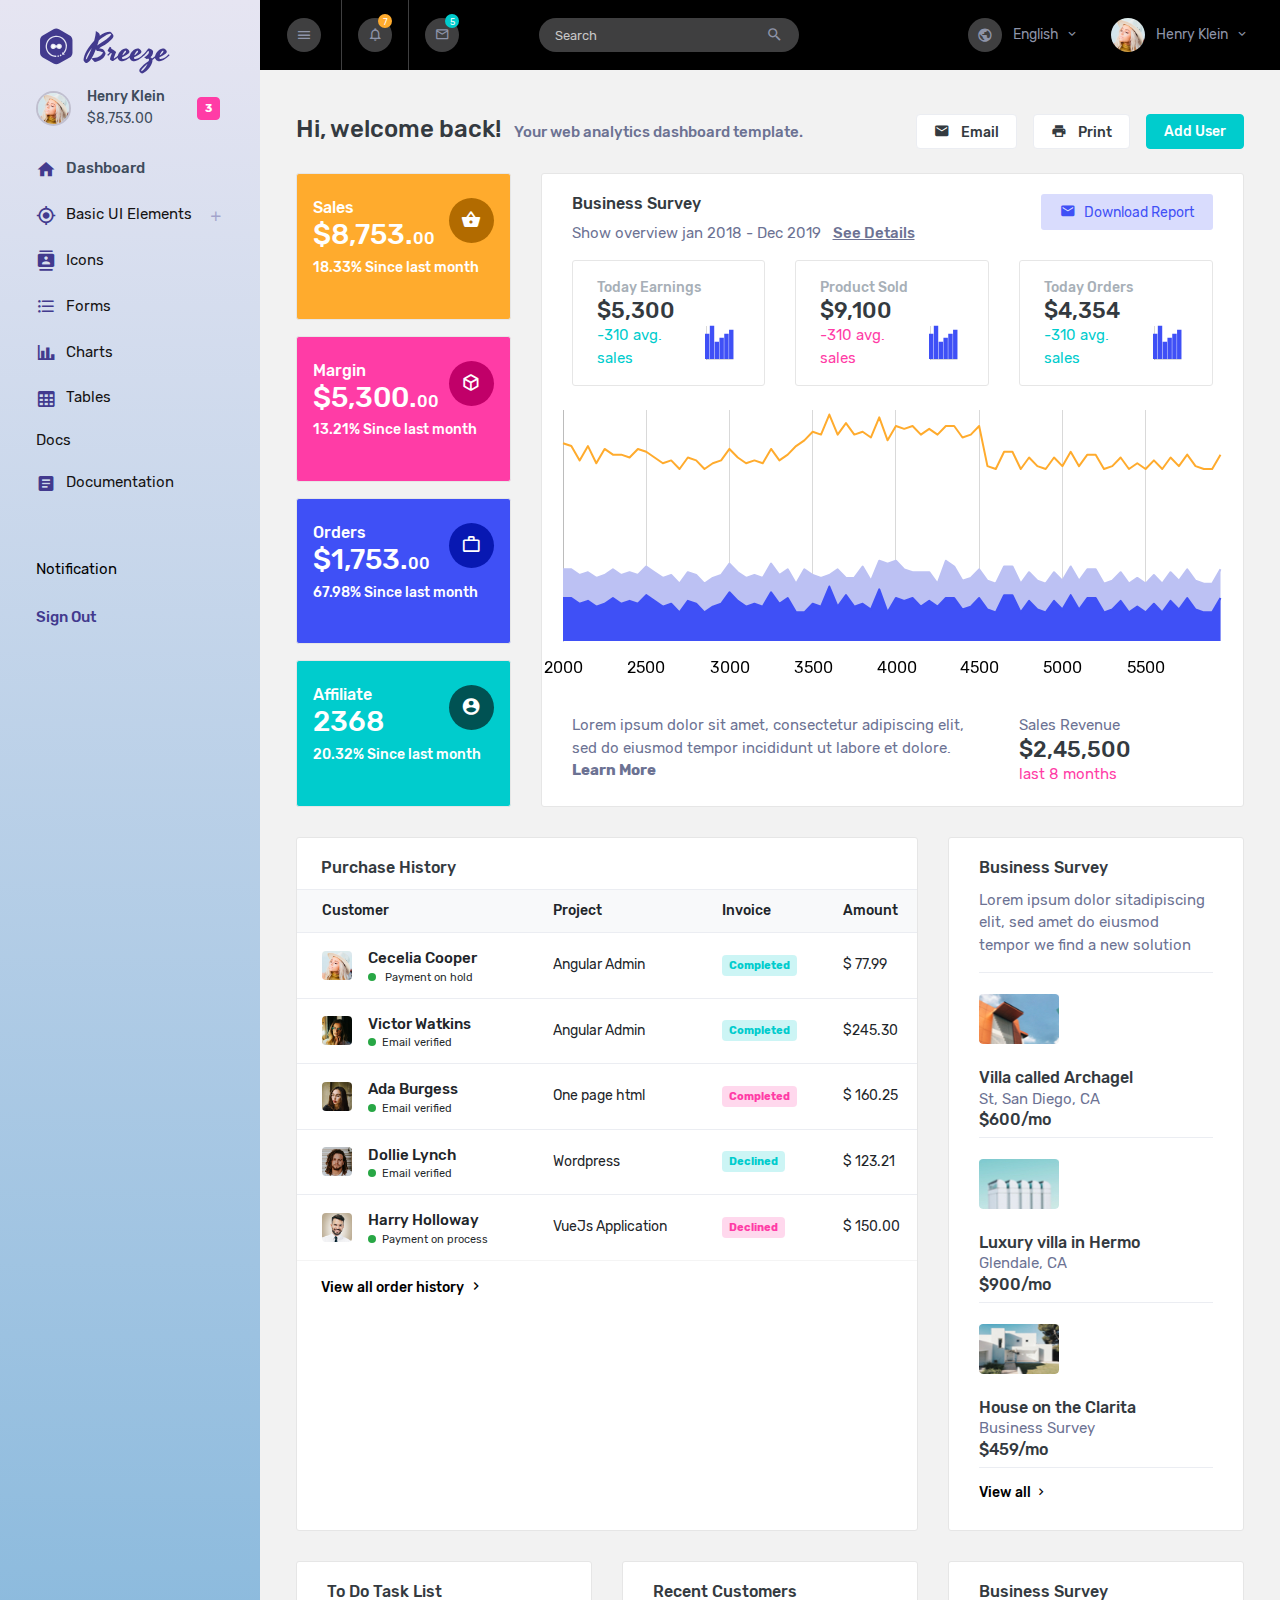
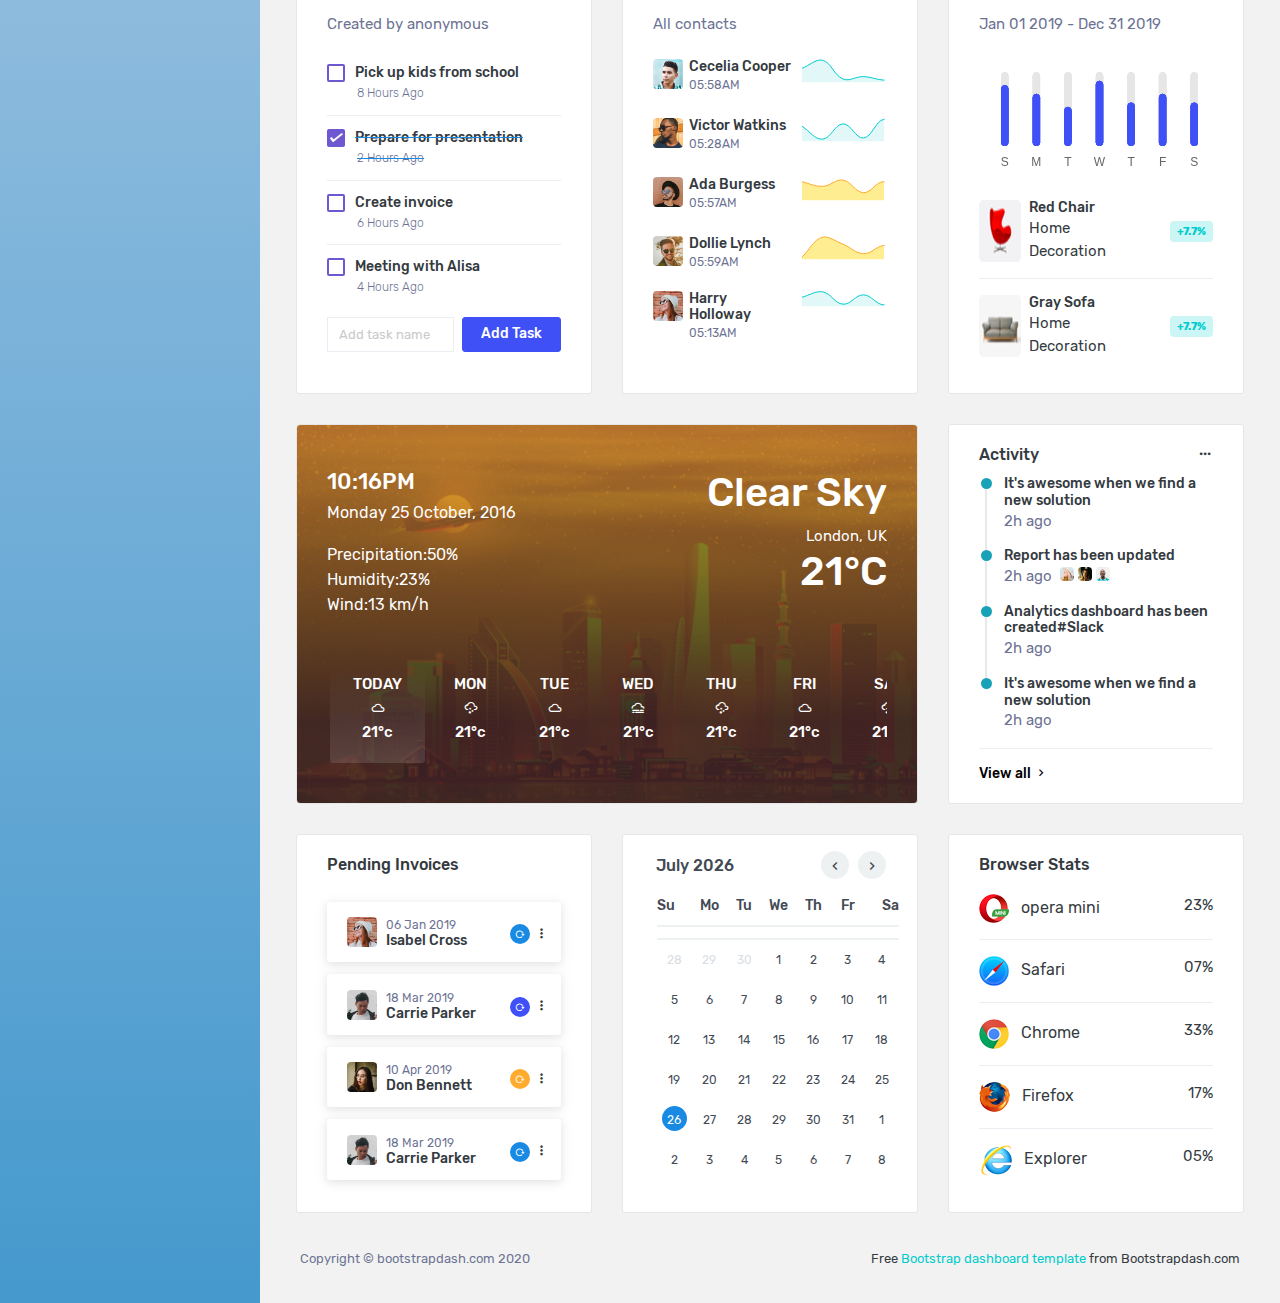
<file: Breeze-Free-Bootstrap-Admin-Template-1.0.0/template/index.html>
<!DOCTYPE html>
<html lang="en">
  <head>
    <!-- Required meta tags -->
    <meta charset="utf-8" />
    <meta name="viewport" content="width=device-width, initial-scale=1, shrink-to-fit=no" />
    <title>Breeze Admin</title>
    <link rel="stylesheet" href="assets/vendors/mdi/css/materialdesignicons.min.css" />
    <link rel="stylesheet" href="assets/vendors/flag-icon-css/css/flag-icon.min.css" />
    <link rel="stylesheet" href="assets/vendors/css/vendor.bundle.base.css" />
    <link rel="stylesheet" href="assets/vendors/font-awesome/css/font-awesome.min.css" />
    <link rel="stylesheet" href="assets/vendors/bootstrap-datepicker/bootstrap-datepicker.min.css" />
    <link rel="stylesheet" href="assets/css/style.css" />
    <link rel="shortcut icon" href="assets/images/favicon.png" />
  </head>
  <body>
    <div class="container-scroller">
      <nav class="sidebar sidebar-offcanvas" id="sidebar">
        <div class="text-center sidebar-brand-wrapper d-flex align-items-center">
          <a class="sidebar-brand brand-logo" href="index.html"><img src="assets/images/logo.svg" alt="logo" /></a>
          <a class="sidebar-brand brand-logo-mini pl-4 pt-3" href="index.html"><img src="assets/images/logo-mini.svg" alt="logo" /></a>
        </div>
        <ul class="nav">
          <li class="nav-item nav-profile">
            <a href="#" class="nav-link">
              <div class="nav-profile-image">
                <img src="assets/images/faces/face1.jpg" alt="profile" />
                <span class="login-status online"></span>
                <!--change to offline or busy as needed-->
              </div>
              <div class="nav-profile-text d-flex flex-column pr-3">
                <span class="font-weight-medium mb-2">Henry Klein</span>
                <span class="font-weight-normal">$8,753.00</span>
              </div>
              <span class="badge badge-danger text-white ml-3 rounded">3</span>
            </a>
          </li>
          <li class="nav-item">
            <a class="nav-link" href="index.html">
              <i class="mdi mdi-home menu-icon"></i>
              <span class="menu-title">Dashboard</span>
            </a>
          </li>
          <li class="nav-item">
            <a class="nav-link" data-toggle="collapse" href="#ui-basic" aria-expanded="false" aria-controls="ui-basic">
              <i class="mdi mdi-crosshairs-gps menu-icon"></i>
              <span class="menu-title">Basic UI Elements</span>
              <i class="menu-arrow"></i>
            </a>
            <div class="collapse" id="ui-basic">
              <ul class="nav flex-column sub-menu">
                <li class="nav-item">
                  <a class="nav-link" href="pages/ui-features/buttons.html">Buttons</a>
                </li>
                <li class="nav-item">
                  <a class="nav-link" href="pages/ui-features/dropdowns.html">Dropdowns</a>
                </li>
                <li class="nav-item">
                  <a class="nav-link" href="pages/ui-features/typography.html">Typography</a>
                </li>
              </ul>
            </div>
          </li>
          <li class="nav-item">
            <a class="nav-link" href="pages/icons/mdi.html">
              <i class="mdi mdi-contacts menu-icon"></i>
              <span class="menu-title">Icons</span>
            </a>
          </li>
          <li class="nav-item">
            <a class="nav-link" href="pages/forms/basic_elements.html">
              <i class="mdi mdi-format-list-bulleted menu-icon"></i>
              <span class="menu-title">Forms</span>
            </a>
          </li>
          <li class="nav-item">
            <a class="nav-link" href="pages/charts/chartjs.html">
              <i class="mdi mdi-chart-bar menu-icon"></i>
              <span class="menu-title">Charts</span>
            </a>
          </li>
          <li class="nav-item">
            <a class="nav-link" href="pages/tables/basic-table.html">
              <i class="mdi mdi-table-large menu-icon"></i>
              <span class="menu-title">Tables</span>
            </a>
          </li>
          <li class="nav-item">
            <span class="nav-link" href="#">
              <span class="menu-title">Docs</span>
            </span>
          </li>
          <li class="nav-item">
            <a class="nav-link" href="https://www.bootstrapdash.com/demo/breeze-free/documentation/documentation.html">
              <i class="mdi mdi-file-document-box menu-icon"></i>
              <span class="menu-title">Documentation</span>
            </a>
          </li>
          <li class="nav-item sidebar-actions">
            <div class="nav-link">
              <div class="mt-4">
                <div class="border-none">
                  <p class="text-black">Notification</p>
                </div>
                <ul class="mt-4 pl-0">
                  <li>Sign Out</li>
                </ul>
              </div>
            </div>
          </li>
        </ul>
      </nav>
      <div class="container-fluid page-body-wrapper">
        <div id="theme-settings" class="settings-panel">
          <i class="settings-close mdi mdi-close"></i>
          <p class="settings-heading">SIDEBAR SKINS</p>
          <div class="sidebar-bg-options selected" id="sidebar-default-theme">
            <div class="img-ss rounded-circle bg-light border mr-3"></div> Default
          </div>
          <div class="sidebar-bg-options" id="sidebar-dark-theme">
            <div class="img-ss rounded-circle bg-dark border mr-3"></div> Dark
          </div>
          <p class="settings-heading mt-2">HEADER SKINS</p>
          <div class="color-tiles mx-0 px-4">
            <div class="tiles light"></div>
            <div class="tiles dark"></div>
          </div>
        </div>
        <nav class="navbar col-lg-12 col-12 p-lg-0 fixed-top d-flex flex-row">
          <div class="navbar-menu-wrapper d-flex align-items-stretch justify-content-between">
            <a class="navbar-brand brand-logo-mini align-self-center d-lg-none" href="index.html"><img src="assets/images/logo-mini.svg" alt="logo" /></a>
            <button class="navbar-toggler navbar-toggler align-self-center mr-2" type="button" data-toggle="minimize">
              <i class="mdi mdi-menu"></i>
            </button>
            <ul class="navbar-nav">
              <li class="nav-item dropdown">
                <a class="nav-link count-indicator dropdown-toggle" id="notificationDropdown" href="#" data-toggle="dropdown">
                  <i class="mdi mdi-bell-outline"></i>
                  <span class="count count-varient1">7</span>
                </a>
                <div class="dropdown-menu navbar-dropdown navbar-dropdown-large preview-list" aria-labelledby="notificationDropdown">
                  <h6 class="p-3 mb-0">Notifications</h6>
                  <a class="dropdown-item preview-item">
                    <div class="preview-thumbnail">
                      <img src="assets/images/faces/face4.jpg" alt="" class="profile-pic" />
                    </div>
                    <div class="preview-item-content">
                      <p class="mb-0"> Dany Miles <span class="text-small text-muted">commented on your photo</span>
                      </p>
                    </div>
                  </a>
                  <a class="dropdown-item preview-item">
                    <div class="preview-thumbnail">
                      <img src="assets/images/faces/face3.jpg" alt="" class="profile-pic" />
                    </div>
                    <div class="preview-item-content">
                      <p class="mb-0"> James <span class="text-small text-muted">posted a photo on your wall</span>
                      </p>
                    </div>
                  </a>
                  <a class="dropdown-item preview-item">
                    <div class="preview-thumbnail">
                      <img src="assets/images/faces/face2.jpg" alt="" class="profile-pic" />
                    </div>
                    <div class="preview-item-content">
                      <p class="mb-0"> Alex <span class="text-small text-muted">just mentioned you in his post</span>
                      </p>
                    </div>
                  </a>
                  <div class="dropdown-divider"></div>
                  <p class="p-3 mb-0">View all activities</p>
                </div>
              </li>
              <li class="nav-item dropdown d-none d-sm-flex">
                <a class="nav-link count-indicator dropdown-toggle" id="messageDropdown" href="#" data-toggle="dropdown">
                  <i class="mdi mdi-email-outline"></i>
                  <span class="count count-varient2">5</span>
                </a>
                <div class="dropdown-menu navbar-dropdown navbar-dropdown-large preview-list" aria-labelledby="messageDropdown">
                  <h6 class="p-3 mb-0">Messages</h6>
                  <a class="dropdown-item preview-item">
                    <div class="preview-item-content flex-grow">
                      <span class="badge badge-pill badge-success">Request</span>
                      <p class="text-small text-muted ellipsis mb-0"> Suport needed for user123 </p>
                    </div>
                    <p class="text-small text-muted align-self-start"> 4:10 PM </p>
                  </a>
                  <a class="dropdown-item preview-item">
                    <div class="preview-item-content flex-grow">
                      <span class="badge badge-pill badge-warning">Invoices</span>
                      <p class="text-small text-muted ellipsis mb-0"> Invoice for order is mailed </p>
                    </div>
                    <p class="text-small text-muted align-self-start"> 4:10 PM </p>
                  </a>
                  <a class="dropdown-item preview-item">
                    <div class="preview-item-content flex-grow">
                      <span class="badge badge-pill badge-danger">Projects</span>
                      <p class="text-small text-muted ellipsis mb-0"> New project will start tomorrow </p>
                    </div>
                    <p class="text-small text-muted align-self-start"> 4:10 PM </p>
                  </a>
                  <h6 class="p-3 mb-0">See all activity</h6>
                </div>
              </li>
              <li class="nav-item nav-search border-0 ml-1 ml-md-3 ml-lg-5 d-none d-md-flex">
                <form class="nav-link form-inline mt-2 mt-md-0">
                  <div class="input-group">
                    <input type="text" class="form-control" placeholder="Search" />
                    <div class="input-group-append">
                      <span class="input-group-text">
                        <i class="mdi mdi-magnify"></i>
                      </span>
                    </div>
                  </div>
                </form>
              </li>
            </ul>
            <ul class="navbar-nav navbar-nav-right ml-lg-auto">
              <li class="nav-item dropdown d-none d-xl-flex border-0">
                <a class="nav-link dropdown-toggle" id="languageDropdown" href="#" data-toggle="dropdown">
                  <i class="mdi mdi-earth"></i> English </a>
                <div class="dropdown-menu navbar-dropdown" aria-labelledby="languageDropdown">
                  <a class="dropdown-item" href="#"> French </a>
                  <a class="dropdown-item" href="#"> Spain </a>
                  <a class="dropdown-item" href="#"> Latin </a>
                  <a class="dropdown-item" href="#"> Japanese </a>
                </div>
              </li>
              <li class="nav-item nav-profile dropdown border-0">
                <a class="nav-link dropdown-toggle" id="profileDropdown" href="#" data-toggle="dropdown">
                  <img class="nav-profile-img mr-2" alt="" src="assets/images/faces/face1.jpg" />
                  <span class="profile-name">Henry Klein</span>
                </a>
                <div class="dropdown-menu navbar-dropdown w-100" aria-labelledby="profileDropdown">
                  <a class="dropdown-item" href="#">
                    <i class="mdi mdi-cached mr-2 text-success"></i> Activity Log </a>
                  <a class="dropdown-item" href="#">
                    <i class="mdi mdi-logout mr-2 text-primary"></i> Signout </a>
                </div>
              </li>
            </ul>
            <button class="navbar-toggler navbar-toggler-right d-lg-none align-self-center" type="button" data-toggle="offcanvas">
              <span class="mdi mdi-menu"></span>
            </button>
          </div>
        </nav>
        <div class="main-panel">
          <div class="content-wrapper pb-0">
            <div class="page-header flex-wrap">
              <h3 class="mb-0"> Hi, welcome back! <span class="pl-0 h6 pl-sm-2 text-muted d-inline-block">Your web analytics dashboard template.</span>
              </h3>
              <div class="d-flex">
                <button type="button" class="btn btn-sm bg-white btn-icon-text border">
                  <i class="mdi mdi-email btn-icon-prepend"></i> Email </button>
                <button type="button" class="btn btn-sm bg-white btn-icon-text border ml-3">
                  <i class="mdi mdi-printer btn-icon-prepend"></i> Print </button>
                <button type="button" class="btn btn-sm ml-3 btn-success"> Add User </button>
              </div>
            </div>
            <div class="row">
              <div class="col-xl-3 col-lg-12 stretch-card grid-margin">
                <div class="row">
                  <div class="col-xl-12 col-md-6 stretch-card grid-margin grid-margin-sm-0 pb-sm-3">
                    <div class="card bg-warning">
                      <div class="card-body px-3 py-4">
                        <div class="d-flex justify-content-between align-items-start">
                          <div class="color-card">
                            <p class="mb-0 color-card-head">Sales</p>
                            <h2 class="text-white"> $8,753.<span class="h5">00</span>
                            </h2>
                          </div>
                          <i class="card-icon-indicator mdi mdi-basket bg-inverse-icon-warning"></i>
                        </div>
                        <h6 class="text-white">18.33% Since last month</h6>
                      </div>
                    </div>
                  </div>
                  <div class="col-xl-12 col-md-6 stretch-card grid-margin grid-margin-sm-0 pb-sm-3">
                    <div class="card bg-danger">
                      <div class="card-body px-3 py-4">
                        <div class="d-flex justify-content-between align-items-start">
                          <div class="color-card">
                            <p class="mb-0 color-card-head">Margin</p>
                            <h2 class="text-white"> $5,300.<span class="h5">00</span>
                            </h2>
                          </div>
                          <i class="card-icon-indicator mdi mdi-cube-outline bg-inverse-icon-danger"></i>
                        </div>
                        <h6 class="text-white">13.21% Since last month</h6>
                      </div>
                    </div>
                  </div>
                  <div class="col-xl-12 col-md-6 stretch-card grid-margin grid-margin-sm-0 pb-sm-3 pb-lg-0 pb-xl-3">
                    <div class="card bg-primary">
                      <div class="card-body px-3 py-4">
                        <div class="d-flex justify-content-between align-items-start">
                          <div class="color-card">
                            <p class="mb-0 color-card-head">Orders</p>
                            <h2 class="text-white"> $1,753.<span class="h5">00</span>
                            </h2>
                          </div>
                          <i class="card-icon-indicator mdi mdi-briefcase-outline bg-inverse-icon-primary"></i>
                        </div>
                        <h6 class="text-white">67.98% Since last month</h6>
                      </div>
                    </div>
                  </div>
                  <div class="col-xl-12 col-md-6 stretch-card pb-sm-3 pb-lg-0">
                    <div class="card bg-success">
                      <div class="card-body px-3 py-4">
                        <div class="d-flex justify-content-between align-items-start">
                          <div class="color-card">
                            <p class="mb-0 color-card-head">Affiliate</p>
                            <h2 class="text-white">2368</h2>
                          </div>
                          <i class="card-icon-indicator mdi mdi-account-circle bg-inverse-icon-success"></i>
                        </div>
                        <h6 class="text-white">20.32% Since last month</h6>
                      </div>
                    </div>
                  </div>
                </div>
              </div>
              <div class="col-xl-9 stretch-card grid-margin">
                <div class="card">
                  <div class="card-body">
                    <div class="row">
                      <div class="col-sm-7">
                        <h5>Business Survey</h5>
                        <p class="text-muted"> Show overview jan 2018 - Dec 2019 <a class="text-muted font-weight-medium pl-2" href="#"><u>See Details</u></a>
                        </p>
                      </div>
                      <div class="col-sm-5 text-md-right">
                        <button type="button" class="btn btn-icon-text mb-3 mb-sm-0 btn-inverse-primary font-weight-normal">
                          <i class="mdi mdi-email btn-icon-prepend"></i>Download Report </button>
                      </div>
                    </div>
                    <div class="row">
                      <div class="col-sm-4">
                        <div class="card mb-3 mb-sm-0">
                          <div class="card-body py-3 px-4">
                            <p class="m-0 survey-head">Today Earnings</p>
                            <div class="d-flex justify-content-between align-items-end flot-bar-wrapper">
                              <div>
                                <h3 class="m-0 survey-value">$5,300</h3>
                                <p class="text-success m-0">-310 avg. sales</p>
                              </div>
                              <div id="earningChart" class="flot-chart"></div>
                            </div>
                          </div>
                        </div>
                      </div>
                      <div class="col-sm-4">
                        <div class="card mb-3 mb-sm-0">
                          <div class="card-body py-3 px-4">
                            <p class="m-0 survey-head">Product Sold</p>
                            <div class="d-flex justify-content-between align-items-end flot-bar-wrapper">
                              <div>
                                <h3 class="m-0 survey-value">$9,100</h3>
                                <p class="text-danger m-0">-310 avg. sales</p>
                              </div>
                              <div id="productChart" class="flot-chart"></div>
                            </div>
                          </div>
                        </div>
                      </div>
                      <div class="col-sm-4">
                        <div class="card">
                          <div class="card-body py-3 px-4">
                            <p class="m-0 survey-head">Today Orders</p>
                            <div class="d-flex justify-content-between align-items-end flot-bar-wrapper">
                              <div>
                                <h3 class="m-0 survey-value">$4,354</h3>
                                <p class="text-success m-0">-310 avg. sales</p>
                              </div>
                              <div id="orderChart" class="flot-chart"></div>
                            </div>
                          </div>
                        </div>
                      </div>
                    </div>
                    <div class="row my-3">
                      <div class="col-sm-12">
                        <div class="flot-chart-wrapper">
                          <div id="flotChart" class="flot-chart">
                            <canvas class="flot-base"></canvas>
                          </div>
                        </div>
                      </div>
                    </div>
                    <div class="row">
                      <div class="col-sm-8">
                        <p class="text-muted mb-0"> Lorem ipsum dolor sit amet, consectetur adipiscing elit, sed do eiusmod tempor incididunt ut labore et dolore. <b>Learn More</b>
                        </p>
                      </div>
                      <div class="col-sm-4">
                        <p class="mb-0 text-muted">Sales Revenue</p>
                        <h5 class="d-inline-block survey-value mb-0"> $2,45,500 </h5>
                        <p class="d-inline-block text-danger mb-0"> last 8 months </p>
                      </div>
                    </div>
                  </div>
                </div>
              </div>
            </div>
            <div class="row">
              <div class="col-xl-8 col-sm-6 grid-margin stretch-card">
                <div class="card">
                  <div class="card-body px-0 overflow-auto">
                    <h4 class="card-title pl-4">Purchase History</h4>
                    <div class="table-responsive">
                      <table class="table">
                        <thead class="bg-light">
                          <tr>
                            <th>Customer</th>
                            <th>Project</th>
                            <th>Invoice</th>
                            <th>Amount</th>
                          </tr>
                        </thead>
                        <tbody>
                          <tr>
                            <td>
                              <div class="d-flex align-items-center">
                                <img src="assets/images/faces/face1.jpg" alt="image" />
                                <div class="table-user-name ml-3">
                                  <p class="mb-0 font-weight-medium"> Cecelia Cooper </p>
                                  <small> Payment on hold</small>
                                </div>
                              </div>
                            </td>
                            <td>Angular Admin</td>
                            <td>
                              <div class="badge badge-inverse-success"> Completed </div>
                            </td>
                            <td>$ 77.99</td>
                          </tr>
                          <tr>
                            <td>
                              <div class="d-flex align-items-center">
                                <img src="assets/images/faces/face10.jpg" alt="image" />
                                <div class="table-user-name ml-3">
                                  <p class="mb-0 font-weight-medium"> Victor Watkins </p>
                                  <small>Email verified</small>
                                </div>
                              </div>
                            </td>
                            <td>Angular Admin</td>
                            <td>
                              <div class="badge badge-inverse-success"> Completed </div>
                            </td>
                            <td>$245.30</td>
                          </tr>
                          <tr>
                            <td>
                              <div class="d-flex align-items-center">
                                <img src="assets/images/faces/face11.jpg" alt="image" />
                                <div class="table-user-name ml-3">
                                  <p class="mb-0 font-weight-medium"> Ada Burgess </p>
                                  <small>Email verified</small>
                                </div>
                              </div>
                            </td>
                            <td>One page html</td>
                            <td>
                              <div class="badge badge-inverse-danger"> Completed </div>
                            </td>
                            <td>$ 160.25</td>
                          </tr>
                          <tr>
                            <td>
                              <div class="d-flex align-items-center">
                                <img src="assets/images/faces/face13.jpg" alt="image" />
                                <div class="table-user-name ml-3">
                                  <p class="mb-0 font-weight-medium"> Dollie Lynch </p>
                                  <small>Email verified</small>
                                </div>
                              </div>
                            </td>
                            <td>Wordpress</td>
                            <td>
                              <div class="badge badge-inverse-success"> Declined </div>
                            </td>
                            <td>$ 123.21</td>
                          </tr>
                          <tr>
                            <td>
                              <div class="d-flex align-items-center">
                                <img src="assets/images/faces/face16.jpg" alt="image" />
                                <div class="table-user-name ml-3">
                                  <p class="mb-0 font-weight-medium"> Harry Holloway </p>
                                  <small>Payment on process</small>
                                </div>
                              </div>
                            </td>
                            <td>VueJs Application</td>
                            <td>
                              <div class="badge badge-inverse-danger"> Declined </div>
                            </td>
                            <td>$ 150.00</td>
                          </tr>
                        </tbody>
                      </table>
                    </div>
                    <a class="text-black mt-3 d-block pl-4" href="#">
                      <span class="font-weight-medium h6">View all order history</span>
                      <i class="mdi mdi-chevron-right"></i></a>
                  </div>
                </div>
              </div>
              <div class="col-xl-4 col-sm-6 grid-margin stretch-card">
                <div class="card">
                  <div class="card-body">
                    <div class="card-title font-weight-medium"> Business Survey </div>
                    <p class="text-muted"> Lorem ipsum dolor sitadipiscing elit, sed amet do eiusmod tempor we find a new solution </p>
                    <div class="d-flex flex-wrap border-bottom py-2 border-top justify-content-between">
                      <img class="survey-img mb-lg-3" src="assets/images/dashboard/img_3.jpg" alt="" />
                      <div class="pt-2">
                        <h5 class="mb-0">Villa called Archagel</h5>
                        <p class="mb-0 text-muted">St, San Diego, CA</p>
                        <h5 class="mb-0">$600/mo</h5>
                      </div>
                    </div>
                    <div class="d-flex flex-wrap border-bottom py-2 justify-content-between">
                      <img class="survey-img mb-lg-3" src="assets/images/dashboard/img_1.jpg" alt="" />
                      <div class="pt-2">
                        <h5 class="mb-0">Luxury villa in Hermo</h5>
                        <p class="mb-0 text-muted">Glendale, CA</p>
                        <h5 class="mb-0">$900/mo</h5>
                      </div>
                    </div>
                    <div class="d-flex flex-wrap border-bottom py-2 justify-content-between">
                      <img class="survey-img mb-lg-3" src="assets/images/dashboard/img_2.jpg" alt="" />
                      <div class="pt-2">
                        <h5 class="mb-0">House on the Clarita</h5>
                        <p class="mb-0 text-muted">Business Survey</p>
                        <h5 class="mb-0">$459/mo</h5>
                      </div>
                    </div>
                    <a class="text-black mt-3 d-block font-weight-medium h6" href="#">View all <i class="mdi mdi-chevron-right"></i></a>
                  </div>
                </div>
              </div>
            </div>
            <div class="row">
              <div class="col-xl-4 grid-margin stretch-card">
                <div class="card">
                  <div class="card-body">
                    <h4 class="card-title text-black">To do Task List</h4>
                    <p class="text-muted">Created by anonymous</p>
                    <div class="list-wrapper">
                      <ul class="d-flex flex-column-reverse todo-list todo-list-custom">
                        <li>
                          <div class="form-check">
                            <label class="form-check-label">
                              <input class="checkbox" type="checkbox" /> Meeting with Alisa </label>
                            <span class="list-time">4 Hours Ago</span>
                          </div>
                        </li>
                        <li>
                          <div class="form-check">
                            <label class="form-check-label">
                              <input class="checkbox" type="checkbox" /> Create invoice </label>
                            <span class="list-time">6 Hours Ago</span>
                          </div>
                        </li>
                        <li class="completed">
                          <div class="form-check">
                            <label class="form-check-label">
                              <input class="checkbox" type="checkbox" checked /> Prepare for presentation </label>
                            <span class="list-time">2 Hours Ago</span>
                          </div>
                        </li>
                        <li>
                          <div class="form-check">
                            <label class="form-check-label">
                              <input class="checkbox" type="checkbox" /> Pick up kids from school </label>
                            <span class="list-time">8 Hours Ago</span>
                          </div>
                        </li>
                      </ul>
                    </div>
                    <div class="add-items d-flex flex-wrap flex-sm-nowrap">
                      <input type="text" class="form-control todo-list-input flex-grow" placeholder="Add task name" />
                      <button class="add btn btn-primary font-weight-regular text-nowrap" id="add-task"> Add Task </button>
                    </div>
                  </div>
                </div>
              </div>
              <div class="col-xl-4 col-md-6 grid-margin stretch-card">
                <div class="card">
                  <div class="card-body">
                    <h4 class="card-title text-black">Recent Customers</h4>
                    <p class="text-muted">All contacts</p>
                    <div class="row pt-2 pb-1">
                      <div class="col-12 col-sm-7">
                        <div class="row">
                          <div class="col-4 col-md-4">
                            <img class="customer-img" src="assets/images/faces/face22.jpg" alt="" />
                          </div>
                          <div class="col-8 col-md-8 p-sm-0">
                            <h6 class="mb-0">Cecelia Cooper</h6>
                            <p class="text-muted font-12">05:58AM</p>
                          </div>
                        </div>
                      </div>
                      <div class="col-sm-5 pl-0">
                        <canvas id="areaChart1"></canvas>
                      </div>
                    </div>
                    <div class="row py-1">
                      <div class="col-sm-7">
                        <div class="row">
                          <div class="col-4 col-sm-4">
                            <img class="customer-img" src="assets/images/faces/face25.jpg" alt="" />
                          </div>
                          <div class="col-8 col-sm-8 p-sm-0">
                            <h6 class="mb-0">Victor Watkins</h6>
                            <p class="text-muted font-12">05:28AM</p>
                          </div>
                        </div>
                      </div>
                      <div class="col-sm-5 pl-0">
                        <canvas id="areaChart2"></canvas>
                      </div>
                    </div>
                    <div class="row py-1">
                      <div class="col-sm-7">
                        <div class="row">
                          <div class="col-4 col-sm-4">
                            <img class="customer-img" src="assets/images/faces/face15.jpg" alt="" />
                          </div>
                          <div class="col-8 col-sm-8 p-sm-0">
                            <h6 class="mb-0">Ada Burgess</h6>
                            <p class="text-muted font-12">05:57AM</p>
                          </div>
                        </div>
                      </div>
                      <div class="col-sm-5 pl-0">
                        <canvas id="areaChart3"></canvas>
                      </div>
                    </div>
                    <div class="row py-1">
                      <div class="col-sm-7">
                        <div class="row">
                          <div class="col-4 col-sm-4">
                            <img class="customer-img" src="assets/images/faces/face5.jpg" alt="" />
                          </div>
                          <div class="col-8 col-sm-8 p-sm-0">
                            <h6 class="mb-0">Dollie Lynch</h6>
                            <p class="text-muted font-12">05:59AM</p>
                          </div>
                        </div>
                      </div>
                      <div class="col-sm-5 pl-0">
                        <canvas id="areaChart4"></canvas>
                      </div>
                    </div>
                    <div class="row">
                      <div class="col-sm-7">
                        <div class="row">
                          <div class="col-4 col-sm-4">
                            <img class="customer-img" src="assets/images/faces/face2.jpg" alt="" />
                          </div>
                          <div class="col-8 col-sm-8 p-sm-0">
                            <h6 class="mb-0">Harry Holloway</h6>
                            <p class="text-muted font-12 mb-0">05:13AM</p>
                          </div>
                        </div>
                      </div>
                      <div class="col-sm-5 pl-0">
                        <canvas id="areaChart5" height="100"></canvas>
                      </div>
                    </div>
                  </div>
                </div>
              </div>
              <div class="col-xl-4 col-md-6 grid-margin stretch-card">
                <div class="card">
                  <div class="card-body">
                    <h4 class="card-title text-black">Business Survey</h4>
                    <p class="text-muted pb-2">Jan 01 2019 - Dec 31 2019</p>
                    <canvas id="surveyBar"></canvas>
                    <div class="row border-bottom pb-3 pt-4 align-items-center mx-0">
                      <div class="col-sm-9 pl-0">
                        <div class="d-flex">
                          <img src="assets/images/dashboard/img_4.jpg" alt="" />
                          <div class="pl-2">
                            <h6 class="m-0">Red Chair</h6>
                            <p class="m-0">Home Decoration</p>
                          </div>
                        </div>
                      </div>
                      <div class="col-sm-3 pl-0 pl-sm-3">
                        <div class="badge badge-inverse-success mt-3 mt-sm-0"> +7.7% </div>
                      </div>
                    </div>
                    <div class="row py-3 align-items-center mx-0">
                      <div class="col-sm-9 pl-0">
                        <div class="d-flex">
                          <img src="assets/images/dashboard/img_5.jpg" alt="" />
                          <div class="pl-2">
                            <h6 class="m-0">Gray Sofa</h6>
                            <p class="m-0">Home Decoration</p>
                          </div>
                        </div>
                      </div>
                      <div class="col-sm-3 pl-0 pl-sm-3">
                        <div class="badge badge-inverse-success mt-3 mt-sm-0"> +7.7% </div>
                      </div>
                    </div>
                  </div>
                </div>
              </div>
            </div>
            <div class="row">
              <div class="col-xl-8 grid-margin stretch-card">
                <div class="card card-calender">
                  <div class="card-body">
                    <div class="row pt-4">
                      <div class="col-sm-6">
                        <h1 class="text-white">10:16PM</h1>
                        <h5 class="text-white">Monday 25 October, 2016</h5>
                        <h5 class="text-white pt-2 m-0">Precipitation:50%</h5>
                        <h5 class="text-white m-0">Humidity:23%</h5>
                        <h5 class="text-white m-0">Wind:13 km/h</h5>
                      </div>
                      <div class="col-sm-6 text-sm-right pt-3 pt-sm-0">
                        <h3 class="text-white">Clear Sky</h3>
                        <p class="text-white m-0">London, UK</p>
                        <h3 class="text-white m-0">21°C</h3>
                      </div>
                    </div>
                    <div class="row mt-5">
                      <div class="col-sm-12">
                        <ul class="d-flex pl-0 overflow-auto">
                          <li class="weakly-weather-item text-white font-weight-medium text-center active">
                            <p class="mb-0">TODAY</p>
                            <i class="mdi mdi-weather-cloudy"></i>
                            <p class="mb-0">21<span class="symbol">°c</span></p>
                          </li>
                          <li class="weakly-weather-item text-white font-weight-medium text-center">
                            <p class="mb-0">MON</p>
                            <i class="mdi mdi-weather-hail"></i>
                            <p class="mb-0">21<span class="symbol">°c</span></p>
                          </li>
                          <li class="weakly-weather-item text-white font-weight-medium text-center">
                            <p class="mb-0">TUE</p>
                            <i class="mdi mdi-weather-cloudy"></i>
                            <p class="mb-0">21<span class="symbol">°c</span></p>
                          </li>
                          <li class="weakly-weather-item text-white font-weight-medium text-center">
                            <p class="mb-0">WED</p>
                            <i class="mdi mdi-weather-fog"></i>
                            <p class="mb-0">21<span class="symbol">°c</span></p>
                          </li>
                          <li class="weakly-weather-item text-white font-weight-medium text-center">
                            <p class="mb-0">THU</p>
                            <i class="mdi mdi-weather-hail"></i>
                            <p class="mb-0">21<span class="symbol">°c</span></p>
                          </li>
                          <li class="weakly-weather-item text-white font-weight-medium text-center">
                            <p class="mb-0">FRI</p>
                            <i class="mdi mdi-weather-cloudy"></i>
                            <p class="mb-0">21<span class="symbol">°c</span></p>
                          </li>
                          <li class="weakly-weather-item text-white font-weight-medium text-center">
                            <p class="mb-0">SAT</p>
                            <i class="mdi mdi-weather-hail"></i>
                            <p class="mb-0">21<span class="symbol">°c</span></p>
                          </li>
                          <li class="weakly-weather-item text-white font-weight-medium text-center">
                            <p class="mb-0">SUN</p>
                            <i class="mdi mdi-weather-cloudy"></i>
                            <p class="mb-0">21<span class="symbol">°c</span></p>
                          </li>
                        </ul>
                      </div>
                    </div>
                  </div>
                </div>
              </div>
              <div class="col-xl-4 grid-margin stretch-card">
                <!--activity-->
                <div class="card">
                  <div class="card-body">
                    <h4 class="card-title">
                      <span class="d-flex justify-content-between">
                        <span>Activity</span>
                        <span class="dropdown dropleft d-block">
                          <span id="dropdownMenuButton1" data-toggle="dropdown" role="button" aria-haspopup="true" aria-expanded="false">
                            <span><i class="mdi mdi-dots-horizontal"></i></span>
                          </span>
                          <span class="dropdown-menu" aria-labelledby="dropdownMenuButton1">
                            <a class="dropdown-item" href="#">Contact</a>
                            <a class="dropdown-item" href="#">Helpdesk</a>
                            <a class="dropdown-item" href="#">Chat with us</a>
                          </span>
                        </span>
                      </span>
                    </h4>
                    <ul class="gradient-bullet-list border-bottom">
                      <li>
                        <h6 class="mb-0"> It's awesome when we find a new solution </h6>
                        <p class="text-muted">2h ago</p>
                      </li>
                      <li>
                        <h6 class="mb-0">Report has been updated</h6>
                        <p class="text-muted">
                          <span>2h ago</span>
                          <span class="d-inline-block">
                            <span class="d-flex d-inline-block">
                              <img class="ml-1" src="assets/images/faces/face1.jpg" alt="" />
                              <img class="ml-1" src="assets/images/faces/face10.jpg" alt="" />
                              <img class="ml-1" src="assets/images/faces/face14.jpg" alt="" />
                            </span>
                          </span>
                        </p>
                      </li>
                      <li>
                        <h6 class="mb-0"> Analytics dashboard has been created#Slack </h6>
                        <p class="text-muted">2h ago</p>
                      </li>
                      <li>
                        <h6 class="mb-0"> It's awesome when we find a new solution </h6>
                        <p class="text-muted">2h ago</p>
                      </li>
                    </ul>
                    <a class="text-black mt-3 mb-0 d-block h6" href="#">View all <i class="mdi mdi-chevron-right"></i></a>
                  </div>
                </div>
                <!--activity ends-->
              </div>
            </div>
            <div class="row">
              <div class="col-xl-4 col-md-6 grid-margin stretch-card">
                <div class="card card-invoice">
                  <div class="card-body">
                    <h4 class="card-title pb-3">Pending invoices</h4>
                    <div class="list-card">
                      <div class="row align-items-center">
                        <div class="col-7 col-sm-8">
                          <div class="row align-items-center">
                            <div class="col-sm-4">
                              <img src="assets/images/faces/face2.jpg" alt="" />
                            </div>
                            <div class="col-sm-8 pr-0 pl-sm-0">
                              <span>06 Jan 2019</span>
                              <h6 class="mb-1 mb-sm-0">Isabel Cross</h6>
                            </div>
                          </div>
                        </div>
                        <div class="col-5 col-sm-4">
                          <div class="d-flex pt-1 align-items-center">
                            <div class="reload-outer bg-info">
                              <i class="mdi mdi-reload"></i>
                            </div>
                            <div class="dropdown dropleft pl-1 pt-3">
                              <div id="dropdownMenuButton2" data-toggle="dropdown" role="button" aria-haspopup="true" aria-expanded="false">
                                <p><i class="mdi mdi-dots-vertical"></i></p>
                              </div>
                              <div class="dropdown-menu" aria-labelledby="dropdownMenuButton2">
                                <a class="dropdown-item" href="#">Sales</a>
                                <a class="dropdown-item" href="#">Track Invoice</a>
                                <a class="dropdown-item" href="#">Payment History</a>
                              </div>
                            </div>
                          </div>
                        </div>
                      </div>
                    </div>
                    <div class="list-card">
                      <div class="row align-items-center">
                        <div class="col-7 col-sm-8">
                          <div class="row align-items-center">
                            <div class="col-sm-4">
                              <img src="assets/images/faces/face3.jpg" alt="" />
                            </div>
                            <div class="col-sm-8 pr-0 pl-sm-0">
                              <span>18 Mar 2019</span>
                              <h6 class="mb-1 mb-sm-0">Carrie Parker</h6>
                            </div>
                          </div>
                        </div>
                        <div class="col-5 col-sm-4">
                          <div class="d-flex pt-1 align-items-center">
                            <div class="reload-outer bg-primary">
                              <i class="mdi mdi-reload"></i>
                            </div>
                            <div class="dropdown dropleft pl-1 pt-3">
                              <div id="dropdownMenuButton3" data-toggle="dropdown" role="button" aria-haspopup="true" aria-expanded="false">
                                <p><i class="mdi mdi-dots-vertical"></i></p>
                              </div>
                              <div class="dropdown-menu" aria-labelledby="dropdownMenuButton3">
                                <a class="dropdown-item" href="#">Sales</a>
                                <a class="dropdown-item" href="#">Track Invoice</a>
                                <a class="dropdown-item" href="#">Payment History</a>
                              </div>
                            </div>
                          </div>
                        </div>
                      </div>
                    </div>
                    <div class="list-card">
                      <div class="row align-items-center">
                        <div class="col-7 col-sm-8">
                          <div class="row align-items-center">
                            <div class="col-sm-4">
                              <img src="assets/images/faces/face11.jpg" alt="" />
                            </div>
                            <div class="col-sm-8 pr-0 pl-sm-0">
                              <span>10 Apr 2019</span>
                              <h6 class="mb-1 mb-sm-0">Don Bennett</h6>
                            </div>
                          </div>
                        </div>
                        <div class="col-5 col-sm-4">
                          <div class="d-flex pt-1 align-items-center">
                            <div class="reload-outer bg-warning">
                              <i class="mdi mdi-reload"></i>
                            </div>
                            <div class="dropdown dropleft pl-1 pt-3">
                              <div id="dropdownMenuButton4" data-toggle="dropdown" role="button" aria-haspopup="true" aria-expanded="false">
                                <p><i class="mdi mdi-dots-vertical"></i></p>
                              </div>
                              <div class="dropdown-menu" aria-labelledby="dropdownMenuButton4">
                                <a class="dropdown-item" href="#">Sales</a>
                                <a class="dropdown-item" href="#">Track Invoice</a>
                                <a class="dropdown-item" href="#">Payment History</a>
                              </div>
                            </div>
                          </div>
                        </div>
                      </div>
                    </div>
                    <div class="list-card">
                      <div class="row align-items-center">
                        <div class="col-7 col-sm-8">
                          <div class="row align-items-center">
                            <div class="col-sm-4">
                              <img src="assets/images/faces/face3.jpg" alt="" />
                            </div>
                            <div class="col-sm-8 pr-0 pl-sm-0">
                              <span>18 Mar 2019</span>
                              <h6 class="mb-1 mb-sm-0">Carrie Parker</h6>
                            </div>
                          </div>
                        </div>
                        <div class="col-5 col-sm-4">
                          <div class="d-flex pt-1 align-items-center">
                            <div class="reload-outer bg-info">
                              <i class="mdi mdi-reload"></i>
                            </div>
                            <div class="dropdown dropleft pl-1 pt-3">
                              <div id="dropdownMenuButton5" data-toggle="dropdown" role="button" aria-haspopup="true" aria-expanded="false">
                                <p><i class="mdi mdi-dots-vertical"></i></p>
                              </div>
                              <div class="dropdown-menu" aria-labelledby="dropdownMenuButton5">
                                <a class="dropdown-item" href="#">Sales</a>
                                <a class="dropdown-item" href="#">Track Invoice</a>
                                <a class="dropdown-item" href="#">Payment History</a>
                              </div>
                            </div>
                          </div>
                        </div>
                      </div>
                    </div>
                  </div>
                </div>
              </div>
              <div class="col-xl-4 col-md-6 grid-margin stretch-card">
                <!--datepicker-->
                <div class="card">
                  <div class="card-body">
                    <div id="inline-datepicker" class="datepicker table-responsive"></div>
                  </div>
                </div>
                <!--datepicker ends-->
              </div>
              <div class="col-xl-4 col-md-6 stretch-card grid-margin stretch-card">
                <!--browser stats-->
                <div class="card">
                  <div class="card-body">
                    <h4 class="card-title">Browser stats</h4>
                    <div class="row py-2">
                      <div class="col-sm-12">
                        <div class="d-flex justify-content-between pb-3 border-bottom">
                          <div>
                            <img class="mr-2" src="assets/images/browser-logo/opera-logo.png" alt="" />
                            <span class="p">opera mini</span>
                          </div>
                          <p class="mb-0">23%</p>
                        </div>
                      </div>
                    </div>
                    <div class="row py-2">
                      <div class="col-sm-12">
                        <div class="d-flex justify-content-between pb-3 border-bottom">
                          <div>
                            <img class="mr-2" src="assets/images/browser-logo/safari-logo.png" alt="" />
                            <span class="p">Safari</span>
                          </div>
                          <p class="mb-0">07%</p>
                        </div>
                      </div>
                    </div>
                    <div class="row py-2">
                      <div class="col-sm-12">
                        <div class="d-flex justify-content-between pb-3 border-bottom">
                          <div>
                            <img class="mr-2" src="assets/images/browser-logo/chrome-logo.png" alt="" />
                            <span class="p">Chrome</span>
                          </div>
                          <p class="mb-0">33%</p>
                        </div>
                      </div>
                    </div>
                    <div class="row py-2">
                      <div class="col-sm-12">
                        <div class="d-flex justify-content-between pb-3 border-bottom">
                          <div>
                            <img class="mr-2" src="assets/images/browser-logo/firefox-logo.png" alt="" />
                            <span class="p">Firefox</span>
                          </div>
                          <p class="mb-0">17%</p>
                        </div>
                      </div>
                    </div>
                    <div class="row py-2">
                      <div class="col-sm-12">
                        <div class="d-flex justify-content-between">
                          <div>
                            <img class="mr-2" src="assets/images/browser-logo/explorer-logo.png" alt="" />
                            <span class="p">Explorer</span>
                          </div>
                          <p class="mb-0">05%</p>
                        </div>
                      </div>
                    </div>
                  </div>
                </div>
                <!--browser stats ends-->
              </div>
            </div>
          </div>
          <footer class="footer">
            <div class="d-sm-flex justify-content-center justify-content-sm-between">
              <span class="text-muted d-block text-center text-sm-left d-sm-inline-block">Copyright © bootstrapdash.com 2020</span>
              <span class="float-none float-sm-right d-block mt-1 mt-sm-0 text-center"> Free <a href="https://www.bootstrapdash.com/" target="_blank">Bootstrap dashboard template</a> from Bootstrapdash.com</span>
            </div>
          </footer>
        </div>
        <!-- main-panel ends -->
      </div>
      <!-- page-body-wrapper ends -->
    </div>
    <!-- container-scroller -->
    <!-- plugins:js -->
    <script src="assets/vendors/js/vendor.bundle.base.js"></script>
    <!-- endinject -->
    <!-- Plugin js for this page -->
    <script src="assets/vendors/chart.js/Chart.min.js"></script>
    <script src="assets/vendors/bootstrap-datepicker/bootstrap-datepicker.min.js"></script>
    <script src="assets/vendors/flot/jquery.flot.js"></script>
    <script src="assets/vendors/flot/jquery.flot.resize.js"></script>
    <script src="assets/vendors/flot/jquery.flot.categories.js"></script>
    <script src="assets/vendors/flot/jquery.flot.fillbetween.js"></script>
    <script src="assets/vendors/flot/jquery.flot.stack.js"></script>
    <script src="assets/vendors/flot/jquery.flot.pie.js"></script>
    <!-- End plugin js for this page -->
    <!-- inject:js -->
    <script src="assets/js/off-canvas.js"></script>
    <script src="assets/js/hoverable-collapse.js"></script>
    <script src="assets/js/misc.js"></script>
    <!-- endinject -->
    <!-- Custom js for this page -->
    <script src="assets/js/dashboard.js"></script>
    <!-- End custom js for this page -->
  </body>
</html>
</file>
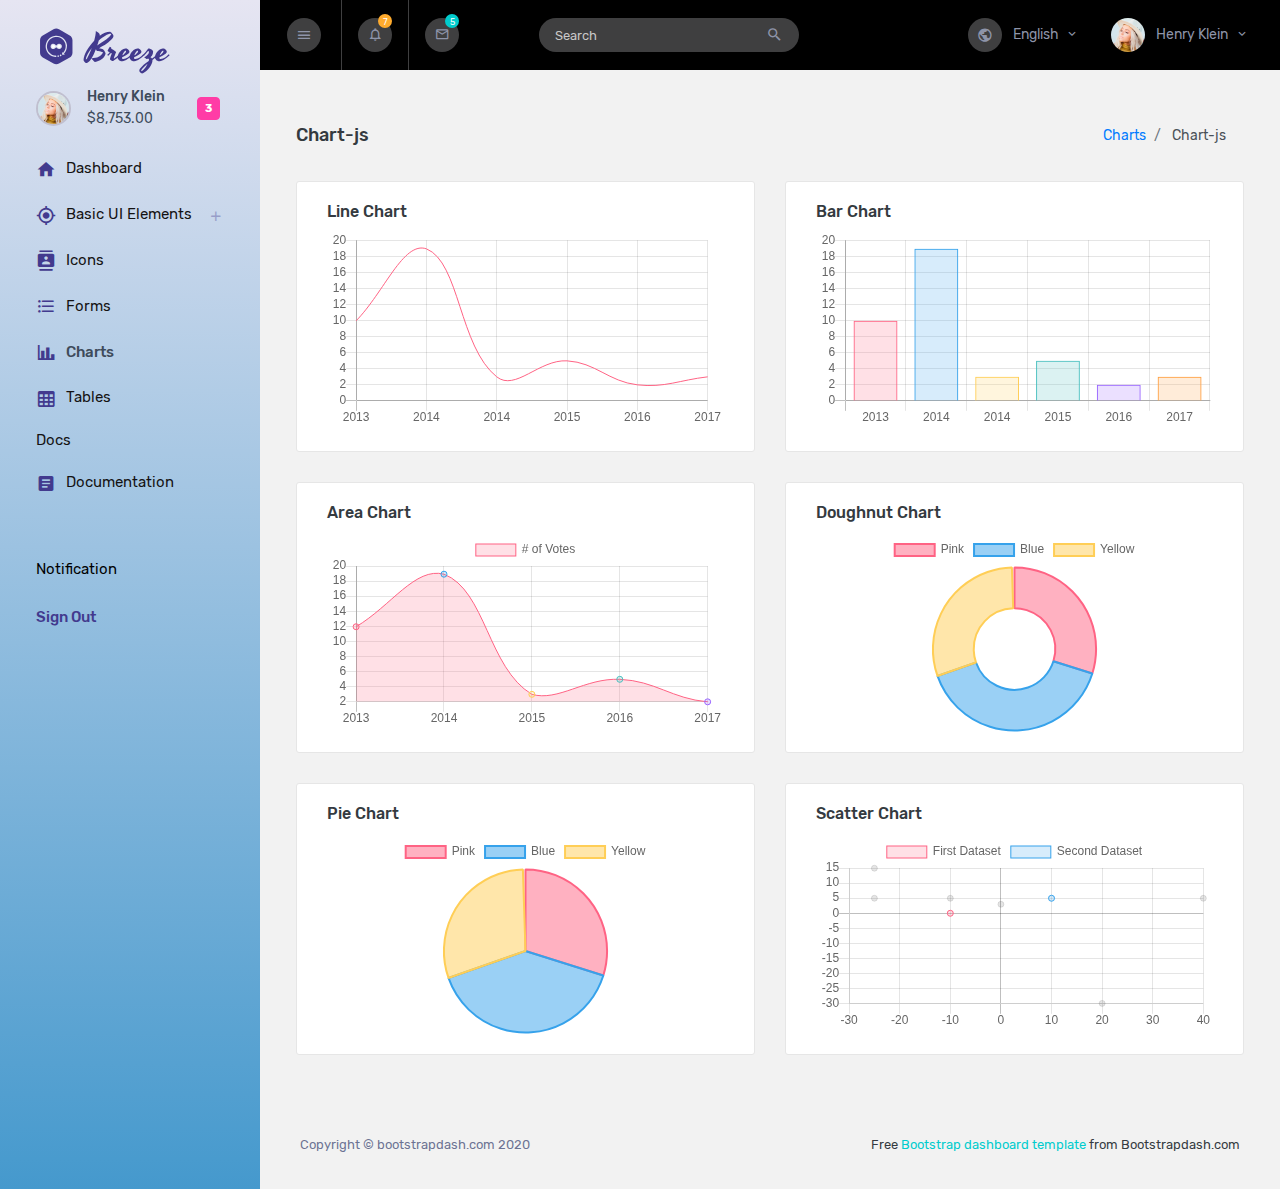
<file: template/pages/charts/chartjs.html>
<!DOCTYPE html>
<html lang="en">
  <head>
    <!-- Required meta tags -->
    <meta charset="utf-8" />
    <meta name="viewport" content="width=device-width, initial-scale=1, shrink-to-fit=no" />
    <title>Breeze Admin</title>
    <link rel="stylesheet" href="../../assets/vendors/mdi/css/materialdesignicons.min.css" />
    <link rel="stylesheet" href="../../assets/vendors/flag-icon-css/css/flag-icon.min.css" />
    <link rel="stylesheet" href="../../assets/vendors/css/vendor.bundle.base.css" />
    <link rel="stylesheet" href="../../assets/css/style.css" />
    <link rel="shortcut icon" href="../../assets/images/favicon.png" />
  </head>
  <body>
    <div class="container-scroller">
      <nav class="sidebar sidebar-offcanvas" id="sidebar">
        <div class="text-center sidebar-brand-wrapper d-flex align-items-center">
          <a class="sidebar-brand brand-logo" href="../../index.html"><img src="../../assets/images/logo.svg" alt="logo" /></a>
          <a class="sidebar-brand brand-logo-mini pl-4 pt-3" href="../../index.html"><img src="../../assets/images/logo-mini.svg" alt="logo" /></a>
        </div>
        <ul class="nav">
          <li class="nav-item nav-profile">
            <a href="#" class="nav-link">
              <div class="nav-profile-image">
                <img src="../../assets/images/faces/face1.jpg" alt="profile" />
                <span class="login-status online"></span>
                <!--change to offline or busy as needed-->
              </div>
              <div class="nav-profile-text d-flex flex-column pr-3">
                <span class="font-weight-medium mb-2">Henry Klein</span>
                <span class="font-weight-normal">$8,753.00</span>
              </div>
              <span class="badge badge-danger text-white ml-3 rounded">3</span>
            </a>
          </li>
          <li class="nav-item">
            <a class="nav-link" href="../../index.html">
              <i class="mdi mdi-home menu-icon"></i>
              <span class="menu-title">Dashboard</span>
            </a>
          </li>
          <li class="nav-item">
            <a class="nav-link" data-toggle="collapse" href="#ui-basic" aria-expanded="false" aria-controls="ui-basic">
              <i class="mdi mdi-crosshairs-gps menu-icon"></i>
              <span class="menu-title">Basic UI Elements</span>
              <i class="menu-arrow"></i>
            </a>
            <div class="collapse" id="ui-basic">
              <ul class="nav flex-column sub-menu">
                <li class="nav-item">
                  <a class="nav-link" href="../../pages/ui-features/buttons.html">Buttons</a>
                </li>
                <li class="nav-item">
                  <a class="nav-link" href="../../pages/ui-features/dropdowns.html">Dropdowns</a>
                </li>
                <li class="nav-item">
                  <a class="nav-link" href="../../pages/ui-features/typography.html">Typography</a>
                </li>
              </ul>
            </div>
          </li>
          <li class="nav-item">
            <a class="nav-link" href="../../pages/icons/mdi.html">
              <i class="mdi mdi-contacts menu-icon"></i>
              <span class="menu-title">Icons</span>
            </a>
          </li>
          <li class="nav-item">
            <a class="nav-link" href="../../pages/forms/basic_elements.html">
              <i class="mdi mdi-format-list-bulleted menu-icon"></i>
              <span class="menu-title">Forms</span>
            </a>
          </li>
          <li class="nav-item">
            <a class="nav-link" href="../../pages/charts/chartjs.html">
              <i class="mdi mdi-chart-bar menu-icon"></i>
              <span class="menu-title">Charts</span>
            </a>
          </li>
          <li class="nav-item">
            <a class="nav-link" href="../../pages/tables/basic-table.html">
              <i class="mdi mdi-table-large menu-icon"></i>
              <span class="menu-title">Tables</span>
            </a>
          </li>
          <li class="nav-item">
            <span class="nav-link" href="#">
              <span class="menu-title">Docs</span>
            </span>
          </li>
          <li class="nav-item">
            <a class="nav-link" href="https://www.bootstrapdash.com/demo/breeze-free/documentation/documentation.html">
              <i class="mdi mdi-file-document-box menu-icon"></i>
              <span class="menu-title">Documentation</span>
            </a>
          </li>
          <li class="nav-item sidebar-actions">
            <div class="nav-link">
              <div class="mt-4">
                <div class="border-none">
                  <p class="text-black">Notification</p>
                </div>
                <ul class="mt-4 pl-0">
                  <li>Sign Out</li>
                </ul>
              </div>
            </div>
          </li>
        </ul>
      </nav>
      <div class="container-fluid page-body-wrapper">
        <div id="theme-settings" class="settings-panel">
          <i class="settings-close mdi mdi-close"></i>
          <p class="settings-heading">SIDEBAR SKINS</p>
          <div class="sidebar-bg-options selected" id="sidebar-default-theme">
            <div class="img-ss rounded-circle bg-light border mr-3"></div> Default
          </div>
          <div class="sidebar-bg-options" id="sidebar-dark-theme">
            <div class="img-ss rounded-circle bg-dark border mr-3"></div> Dark
          </div>
          <p class="settings-heading mt-2">HEADER SKINS</p>
          <div class="color-tiles mx-0 px-4">
            <div class="tiles light"></div>
            <div class="tiles dark"></div>
          </div>
        </div>
        <nav class="navbar col-lg-12 col-12 p-lg-0 fixed-top d-flex flex-row">
          <div class="navbar-menu-wrapper d-flex align-items-stretch justify-content-between">
            <a class="navbar-brand brand-logo-mini align-self-center d-lg-none" href="../../index.html"><img src="../../assets/images/logo-mini.svg" alt="logo" /></a>
            <button class="navbar-toggler navbar-toggler align-self-center mr-2" type="button" data-toggle="minimize">
              <i class="mdi mdi-menu"></i>
            </button>
            <ul class="navbar-nav">
              <li class="nav-item dropdown">
                <a class="nav-link count-indicator dropdown-toggle" id="notificationDropdown" href="#" data-toggle="dropdown">
                  <i class="mdi mdi-bell-outline"></i>
                  <span class="count count-varient1">7</span>
                </a>
                <div class="dropdown-menu navbar-dropdown navbar-dropdown-large preview-list" aria-labelledby="notificationDropdown">
                  <h6 class="p-3 mb-0">Notifications</h6>
                  <a class="dropdown-item preview-item">
                    <div class="preview-thumbnail">
                      <img src="../../assets/images/faces/face4.jpg" alt="" class="profile-pic" />
                    </div>
                    <div class="preview-item-content">
                      <p class="mb-0"> Dany Miles <span class="text-small text-muted">commented on your photo</span>
                      </p>
                    </div>
                  </a>
                  <a class="dropdown-item preview-item">
                    <div class="preview-thumbnail">
                      <img src="../../assets/images/faces/face3.jpg" alt="" class="profile-pic" />
                    </div>
                    <div class="preview-item-content">
                      <p class="mb-0"> James <span class="text-small text-muted">posted a photo on your wall</span>
                      </p>
                    </div>
                  </a>
                  <a class="dropdown-item preview-item">
                    <div class="preview-thumbnail">
                      <img src="../../assets/images/faces/face2.jpg" alt="" class="profile-pic" />
                    </div>
                    <div class="preview-item-content">
                      <p class="mb-0"> Alex <span class="text-small text-muted">just mentioned you in his post</span>
                      </p>
                    </div>
                  </a>
                  <div class="dropdown-divider"></div>
                  <p class="p-3 mb-0">View all activities</p>
                </div>
              </li>
              <li class="nav-item dropdown d-none d-sm-flex">
                <a class="nav-link count-indicator dropdown-toggle" id="messageDropdown" href="#" data-toggle="dropdown">
                  <i class="mdi mdi-email-outline"></i>
                  <span class="count count-varient2">5</span>
                </a>
                <div class="dropdown-menu navbar-dropdown navbar-dropdown-large preview-list" aria-labelledby="messageDropdown">
                  <h6 class="p-3 mb-0">Messages</h6>
                  <a class="dropdown-item preview-item">
                    <div class="preview-item-content flex-grow">
                      <span class="badge badge-pill badge-success">Request</span>
                      <p class="text-small text-muted ellipsis mb-0"> Suport needed for user123 </p>
                    </div>
                    <p class="text-small text-muted align-self-start"> 4:10 PM </p>
                  </a>
                  <a class="dropdown-item preview-item">
                    <div class="preview-item-content flex-grow">
                      <span class="badge badge-pill badge-warning">Invoices</span>
                      <p class="text-small text-muted ellipsis mb-0"> Invoice for order is mailed </p>
                    </div>
                    <p class="text-small text-muted align-self-start"> 4:10 PM </p>
                  </a>
                  <a class="dropdown-item preview-item">
                    <div class="preview-item-content flex-grow">
                      <span class="badge badge-pill badge-danger">Projects</span>
                      <p class="text-small text-muted ellipsis mb-0"> New project will start tomorrow </p>
                    </div>
                    <p class="text-small text-muted align-self-start"> 4:10 PM </p>
                  </a>
                  <h6 class="p-3 mb-0">See all activity</h6>
                </div>
              </li>
              <li class="nav-item nav-search border-0 ml-1 ml-md-3 ml-lg-5 d-none d-md-flex">
                <form class="nav-link form-inline mt-2 mt-md-0">
                  <div class="input-group">
                    <input type="text" class="form-control" placeholder="Search" />
                    <div class="input-group-append">
                      <span class="input-group-text">
                        <i class="mdi mdi-magnify"></i>
                      </span>
                    </div>
                  </div>
                </form>
              </li>
            </ul>
            <ul class="navbar-nav navbar-nav-right ml-lg-auto">
              <li class="nav-item dropdown d-none d-xl-flex border-0">
                <a class="nav-link dropdown-toggle" id="languageDropdown" href="#" data-toggle="dropdown">
                  <i class="mdi mdi-earth"></i> English </a>
                <div class="dropdown-menu navbar-dropdown" aria-labelledby="languageDropdown">
                  <a class="dropdown-item" href="#"> French </a>
                  <a class="dropdown-item" href="#"> Spain </a>
                  <a class="dropdown-item" href="#"> Latin </a>
                  <a class="dropdown-item" href="#"> Japanese </a>
                </div>
              </li>
              <li class="nav-item nav-profile dropdown border-0">
                <a class="nav-link dropdown-toggle" id="profileDropdown" href="#" data-toggle="dropdown">
                  <img class="nav-profile-img mr-2" alt="" src="../../assets/images/faces/face1.jpg" />
                  <span class="profile-name">Henry Klein</span>
                </a>
                <div class="dropdown-menu navbar-dropdown w-100" aria-labelledby="profileDropdown">
                  <a class="dropdown-item" href="#">
                    <i class="mdi mdi-cached mr-2 text-success"></i> Activity Log </a>
                  <a class="dropdown-item" href="#">
                    <i class="mdi mdi-logout mr-2 text-primary"></i> Signout </a>
                </div>
              </li>
            </ul>
            <button class="navbar-toggler navbar-toggler-right d-lg-none align-self-center" type="button" data-toggle="offcanvas">
              <span class="mdi mdi-menu"></span>
            </button>
          </div>
        </nav>
        <div class="main-panel">
          <div class="content-wrapper">
            <div class="page-header">
              <h3 class="page-title">Chart-js</h3>
              <nav aria-label="breadcrumb">
                <ol class="breadcrumb">
                  <li class="breadcrumb-item"><a href="#">Charts</a></li>
                  <li class="breadcrumb-item active" aria-current="page"> Chart-js </li>
                </ol>
              </nav>
            </div>
            <div class="row">
              <div class="col-lg-6 grid-margin stretch-card">
                <div class="card">
                  <div class="card-body">
                    <h4 class="card-title">Line chart</h4>
                    <canvas id="lineChart" style="height: 250px;"></canvas>
                  </div>
                </div>
              </div>
              <div class="col-lg-6 grid-margin stretch-card">
                <div class="card">
                  <div class="card-body">
                    <h4 class="card-title">Bar chart</h4>
                    <canvas id="barChart" style="height: 230px;"></canvas>
                  </div>
                </div>
              </div>
            </div>
            <div class="row">
              <div class="col-lg-6 grid-margin stretch-card">
                <div class="card">
                  <div class="card-body">
                    <h4 class="card-title">Area chart</h4>
                    <canvas id="areaChart" style="height: 250px;"></canvas>
                  </div>
                </div>
              </div>
              <div class="col-lg-6 grid-margin stretch-card">
                <div class="card">
                  <div class="card-body">
                    <h4 class="card-title">Doughnut chart</h4>
                    <canvas id="doughnutChart" style="height: 250px;"></canvas>
                  </div>
                </div>
              </div>
            </div>
            <div class="row">
              <div class="col-lg-6 grid-margin stretch-card">
                <div class="card">
                  <div class="card-body">
                    <h4 class="card-title">Pie chart</h4>
                    <canvas id="pieChart" style="height: 250px;"></canvas>
                  </div>
                </div>
              </div>
              <div class="col-lg-6 grid-margin stretch-card">
                <div class="card">
                  <div class="card-body">
                    <h4 class="card-title">Scatter chart</h4>
                    <canvas id="scatterChart" style="height: 250px;"></canvas>
                  </div>
                </div>
              </div>
            </div>
          </div>
          <footer class="footer">
            <div class="d-sm-flex justify-content-center justify-content-sm-between">
              <span class="text-muted d-block text-center text-sm-left d-sm-inline-block">Copyright © bootstrapdash.com 2020</span>
              <span class="float-none float-sm-right d-block mt-1 mt-sm-0 text-center"> Free <a href="https://www.bootstrapdash.com/" target="_blank">Bootstrap dashboard template</a> from Bootstrapdash.com</span>
            </div>
          </footer>
        </div>
        <!-- main-panel ends -->
      </div>
      <!-- page-body-wrapper ends -->
    </div>
    <!-- container-scroller -->
    <script src="../../assets/vendors/js/vendor.bundle.base.js"></script>
    <script src="../../assets/vendors/chart.js/Chart.min.js"></script>
    <script src="../../assets/js/off-canvas.js"></script>
    <script src="../../assets/js/hoverable-collapse.js"></script>
    <script src="../../assets/js/misc.js"></script>
    <script src="../../assets/js/chart.js"></script>
  </body>
</html>
</file>
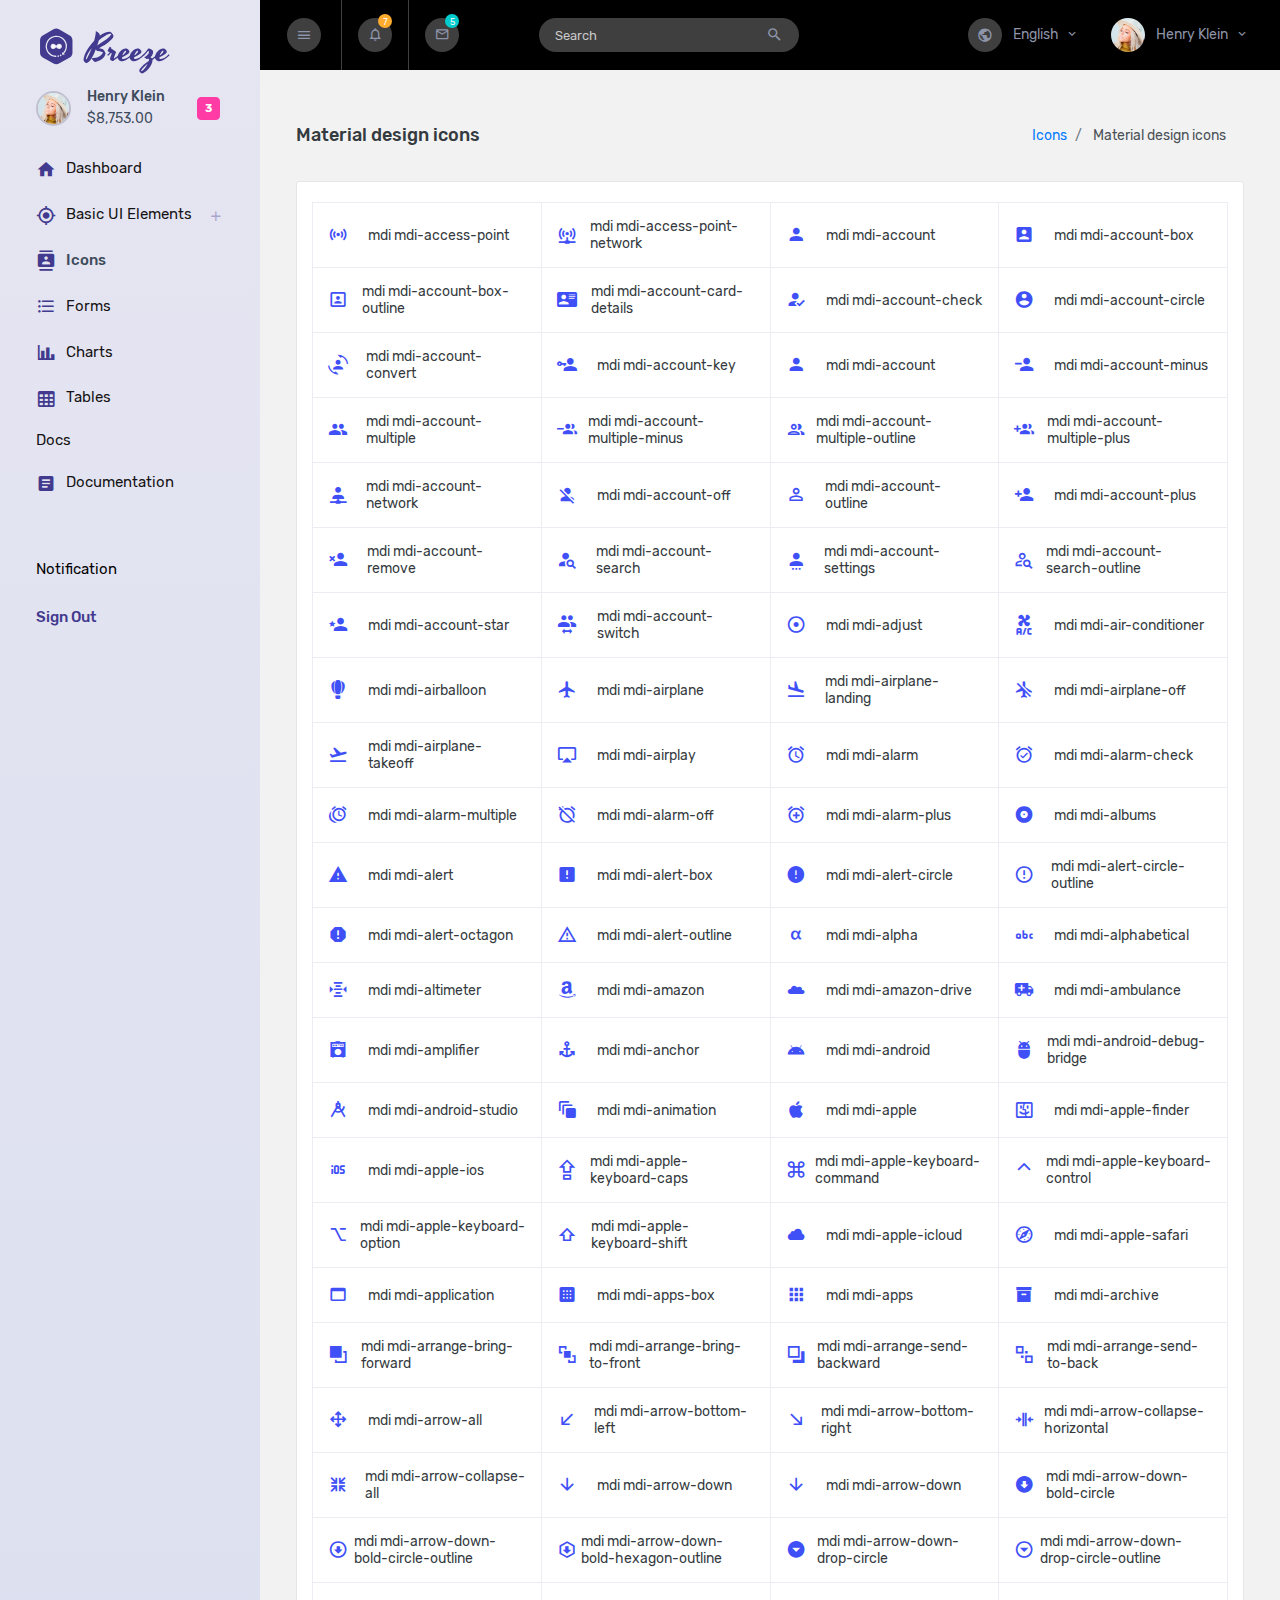
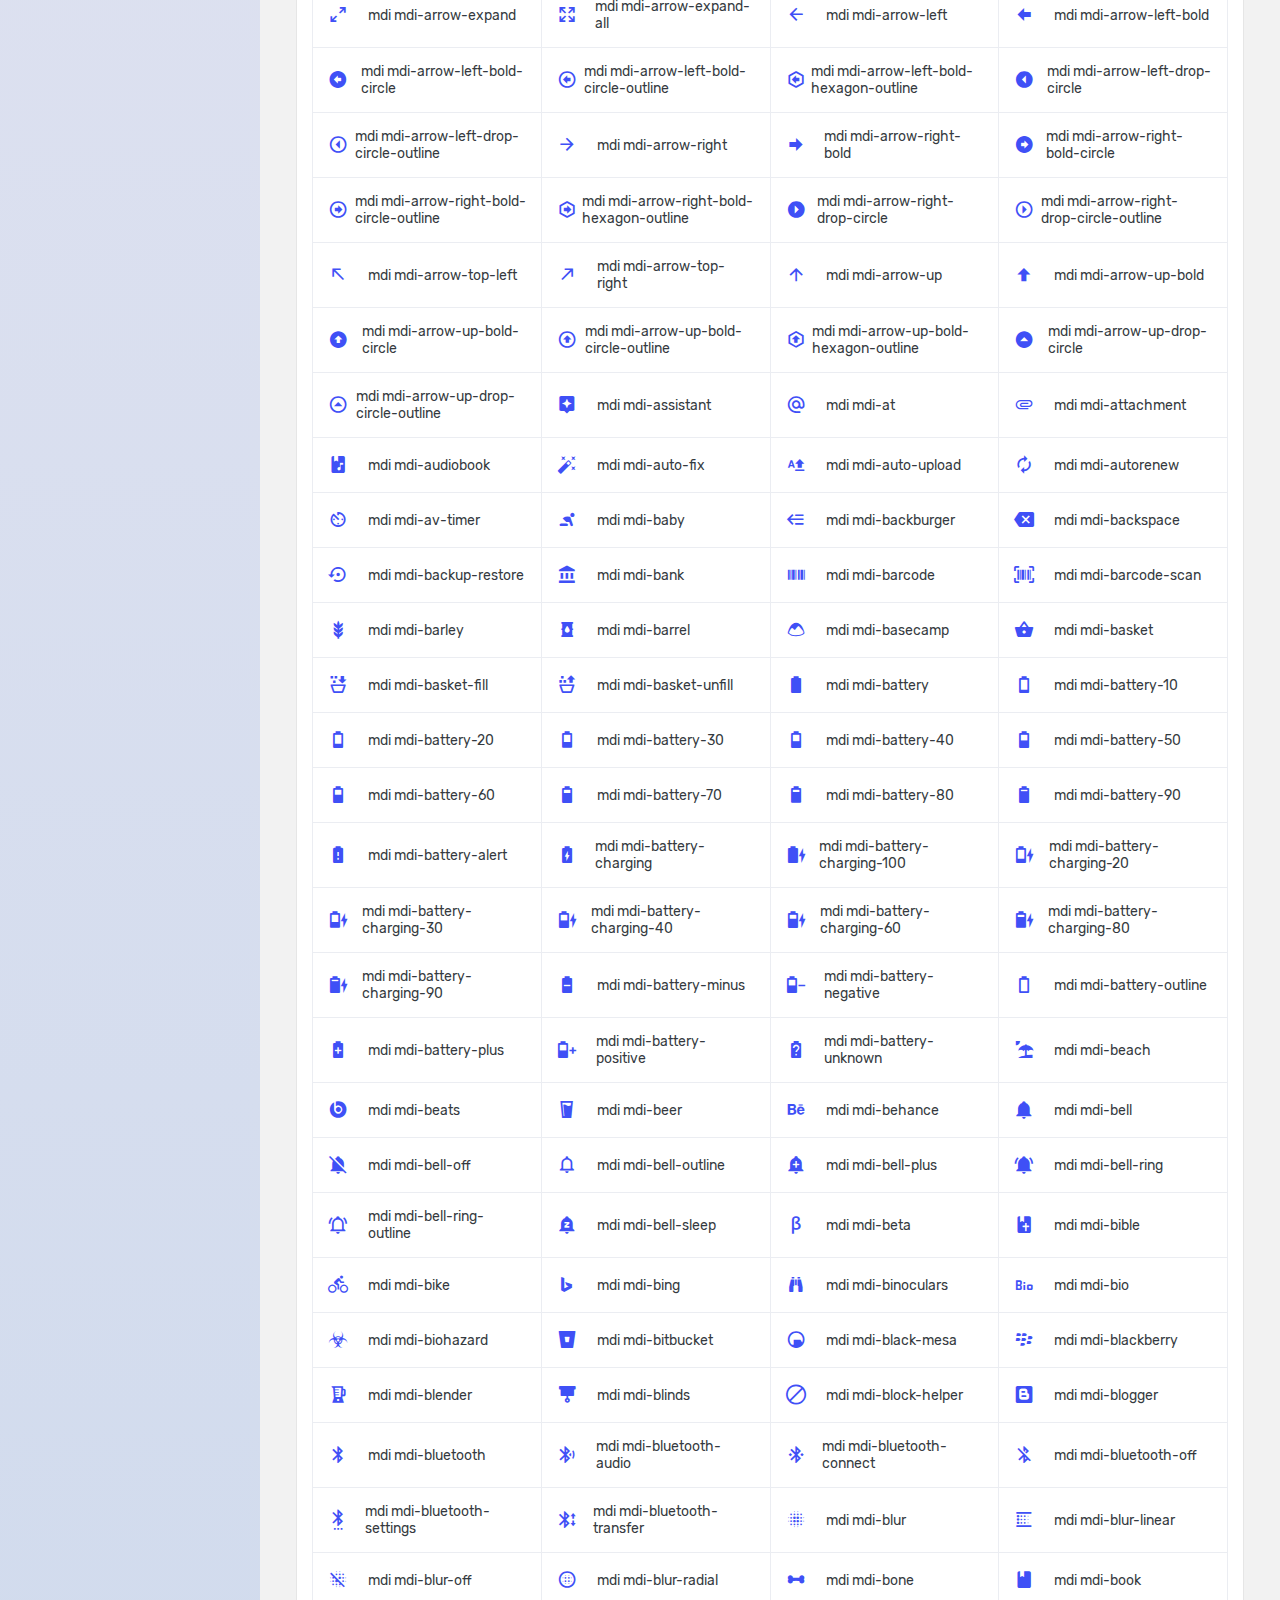
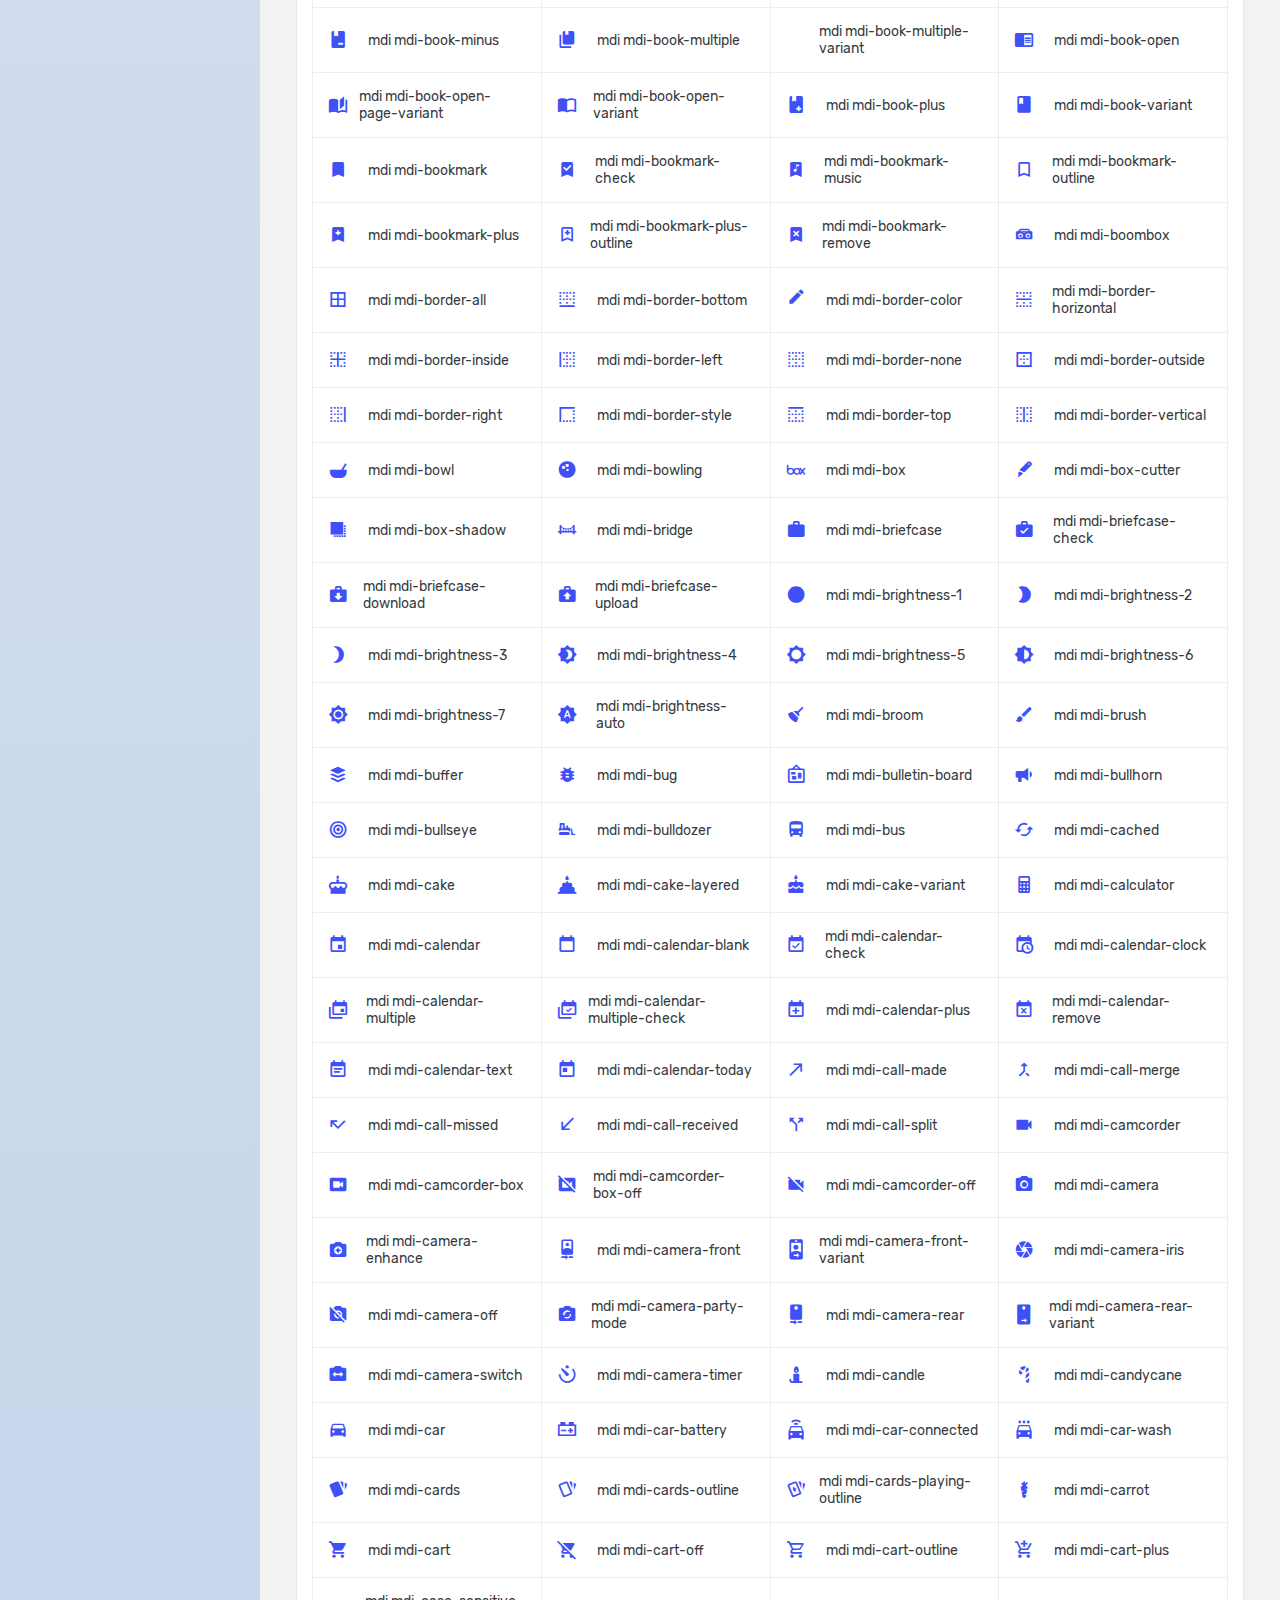
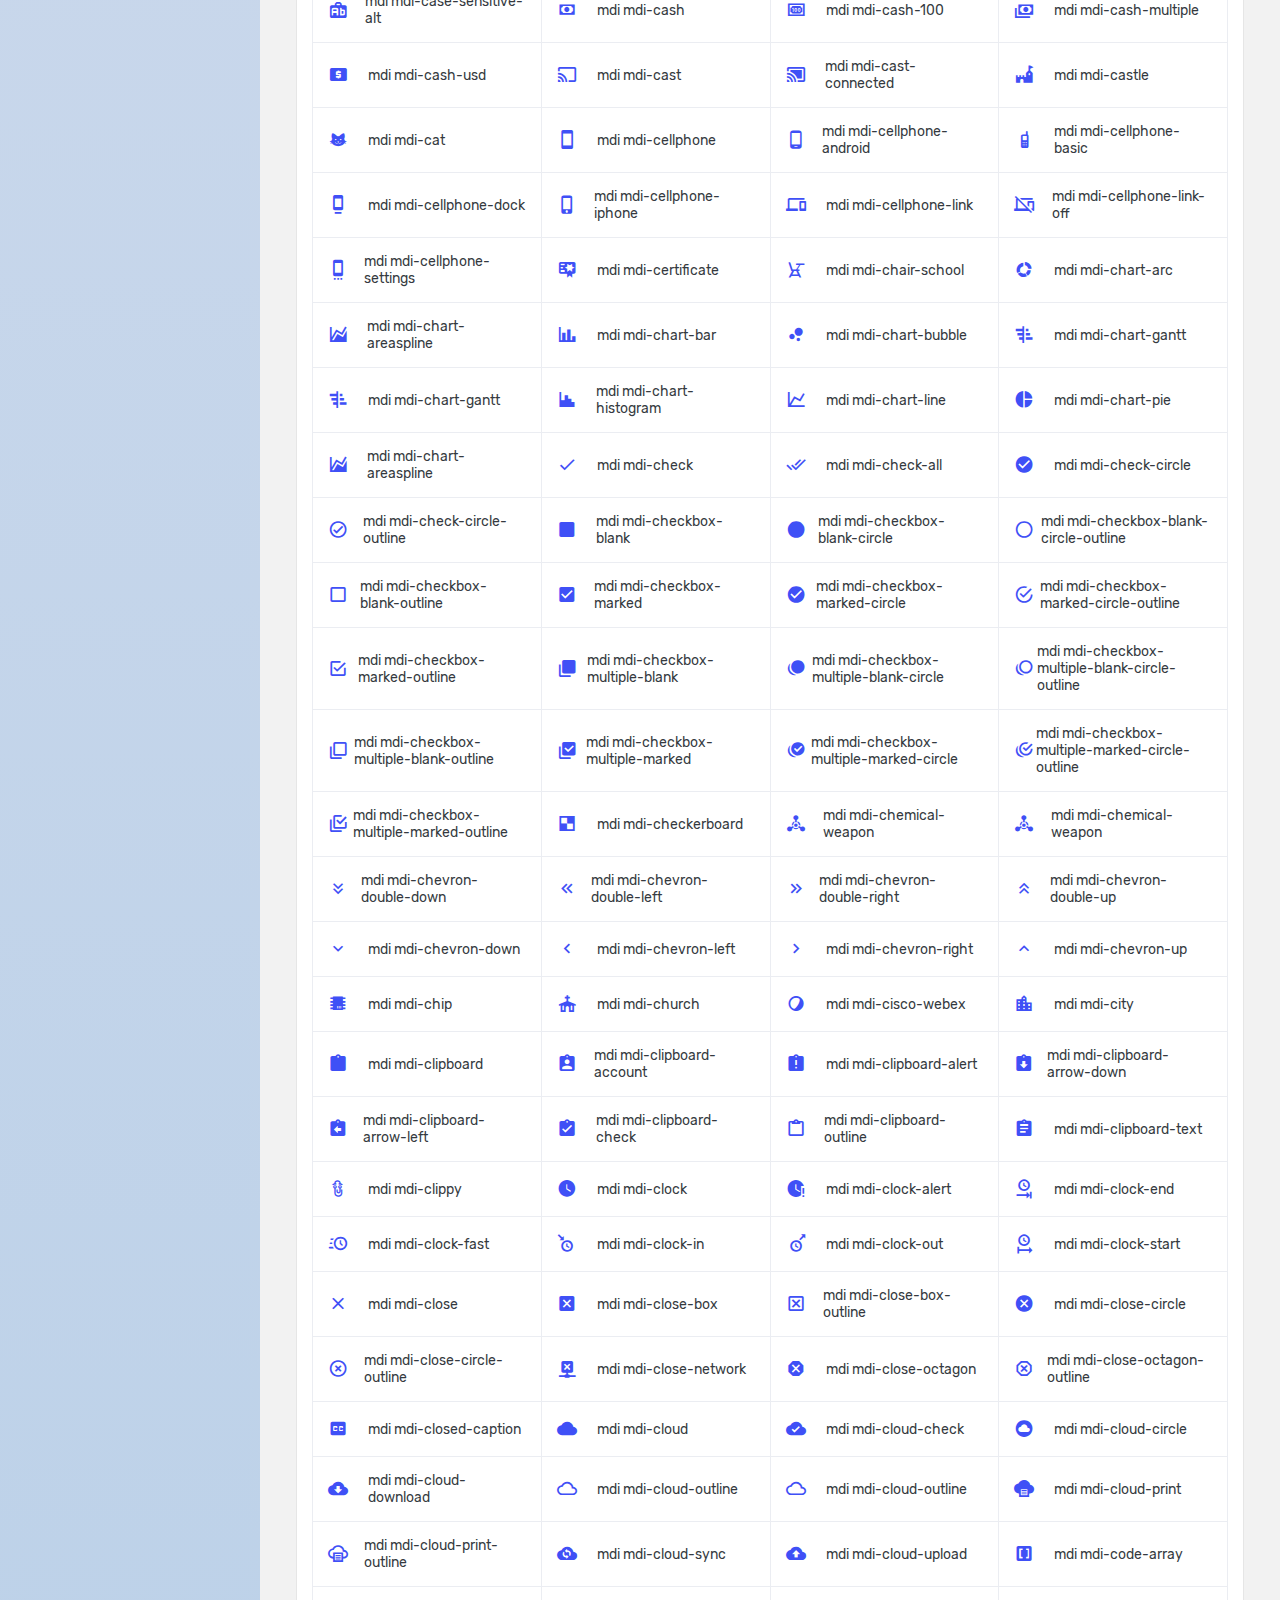
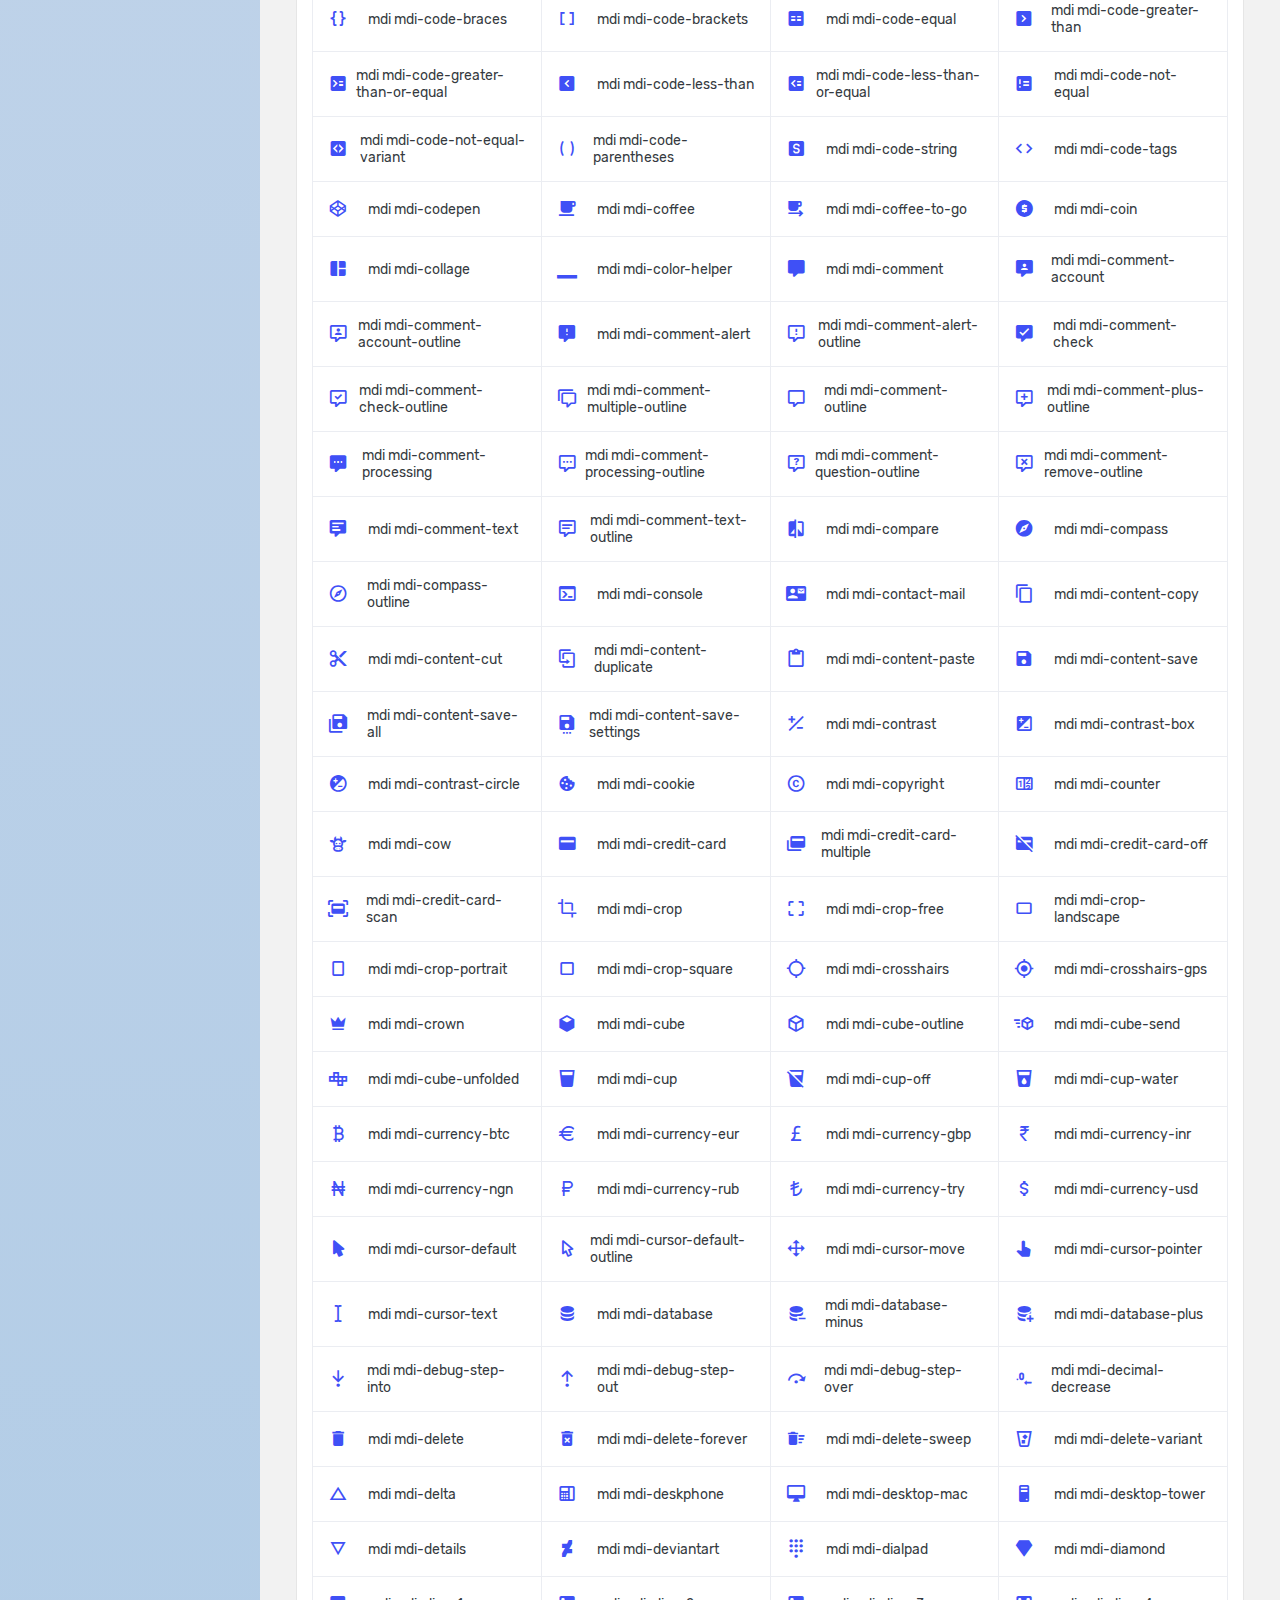
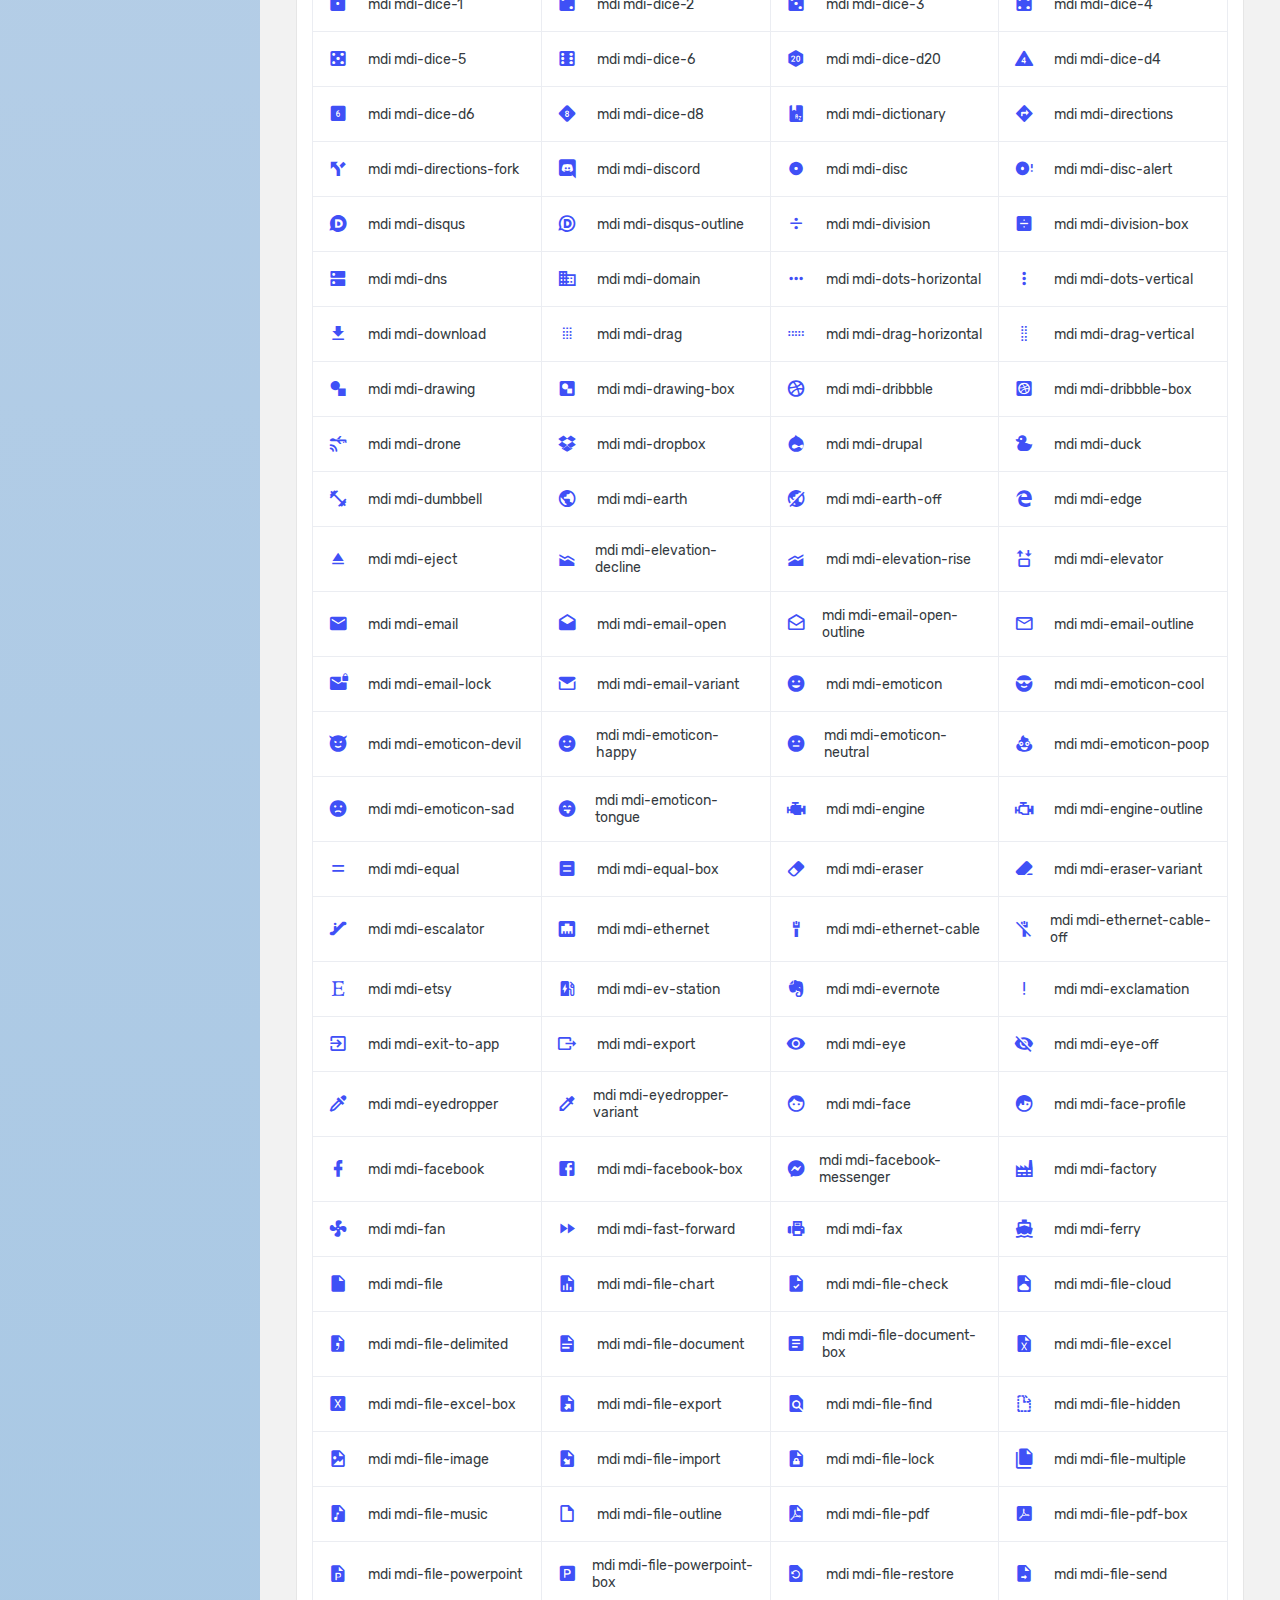
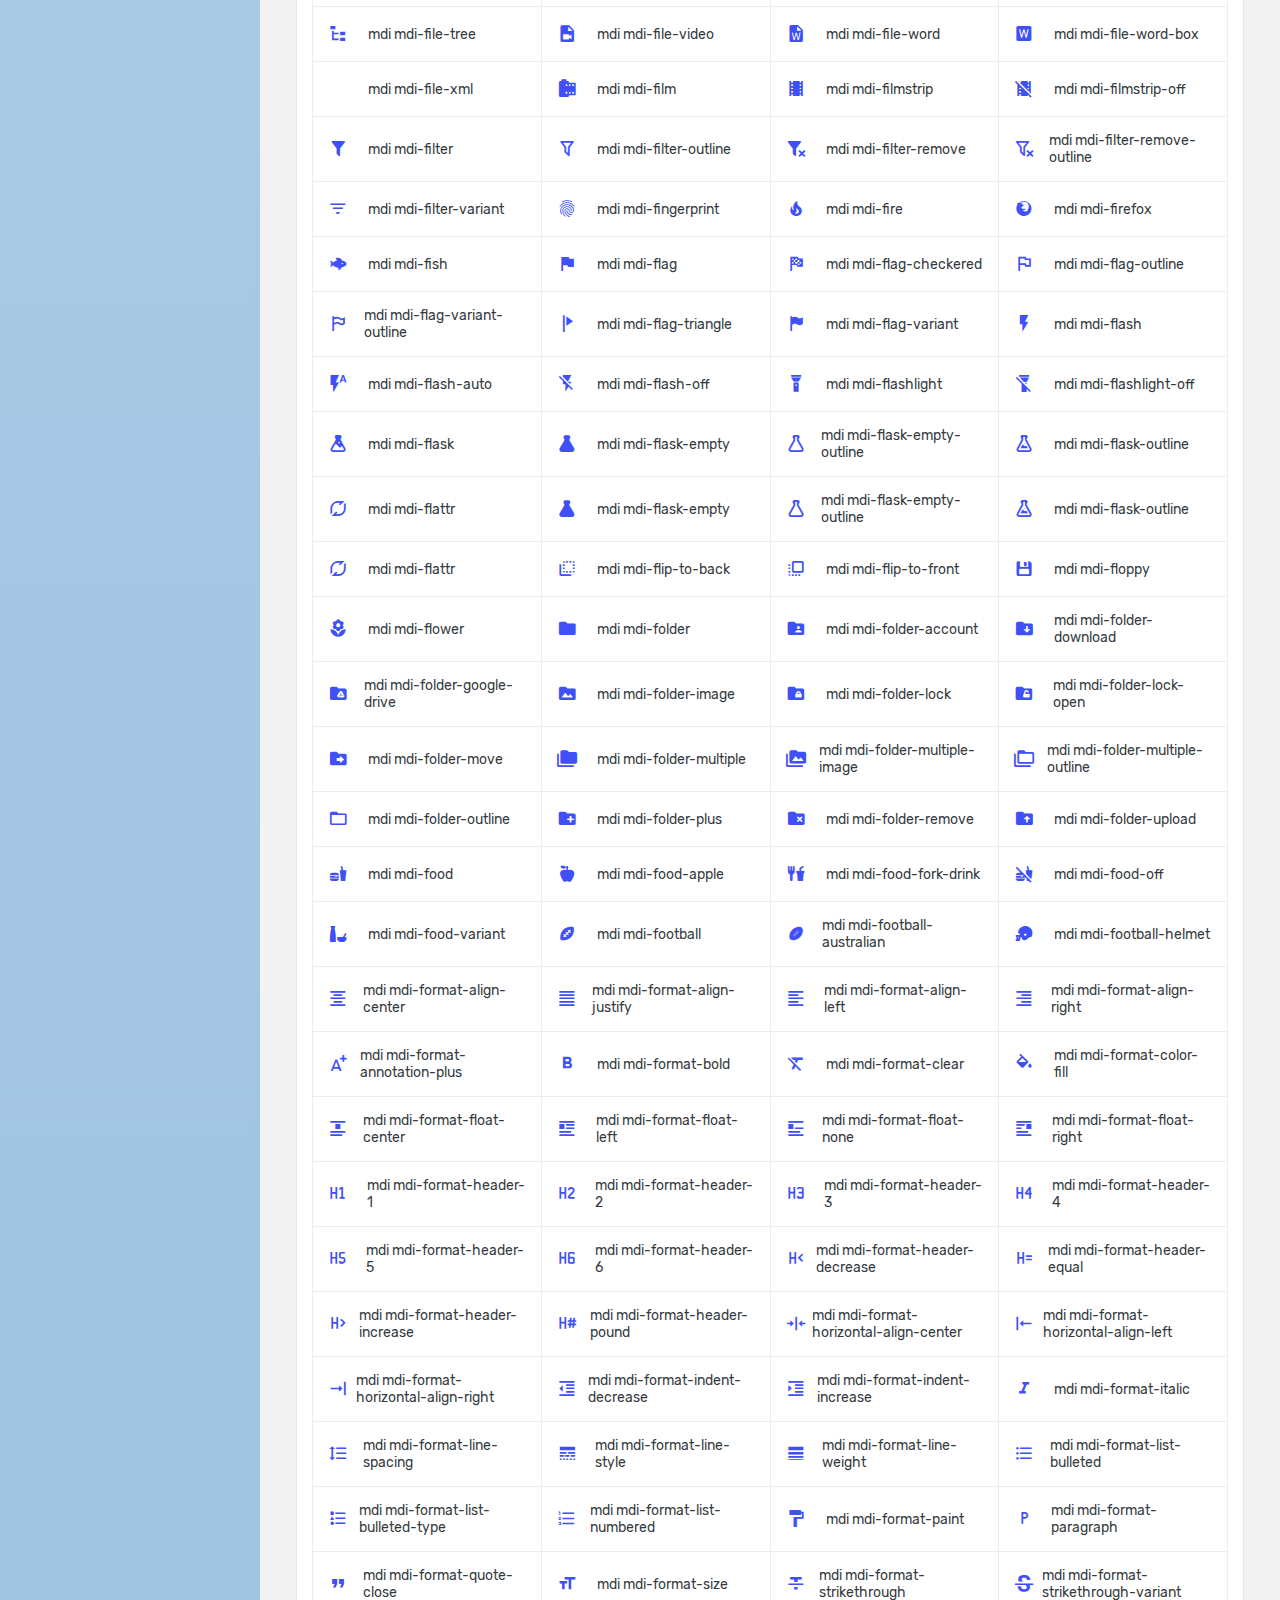
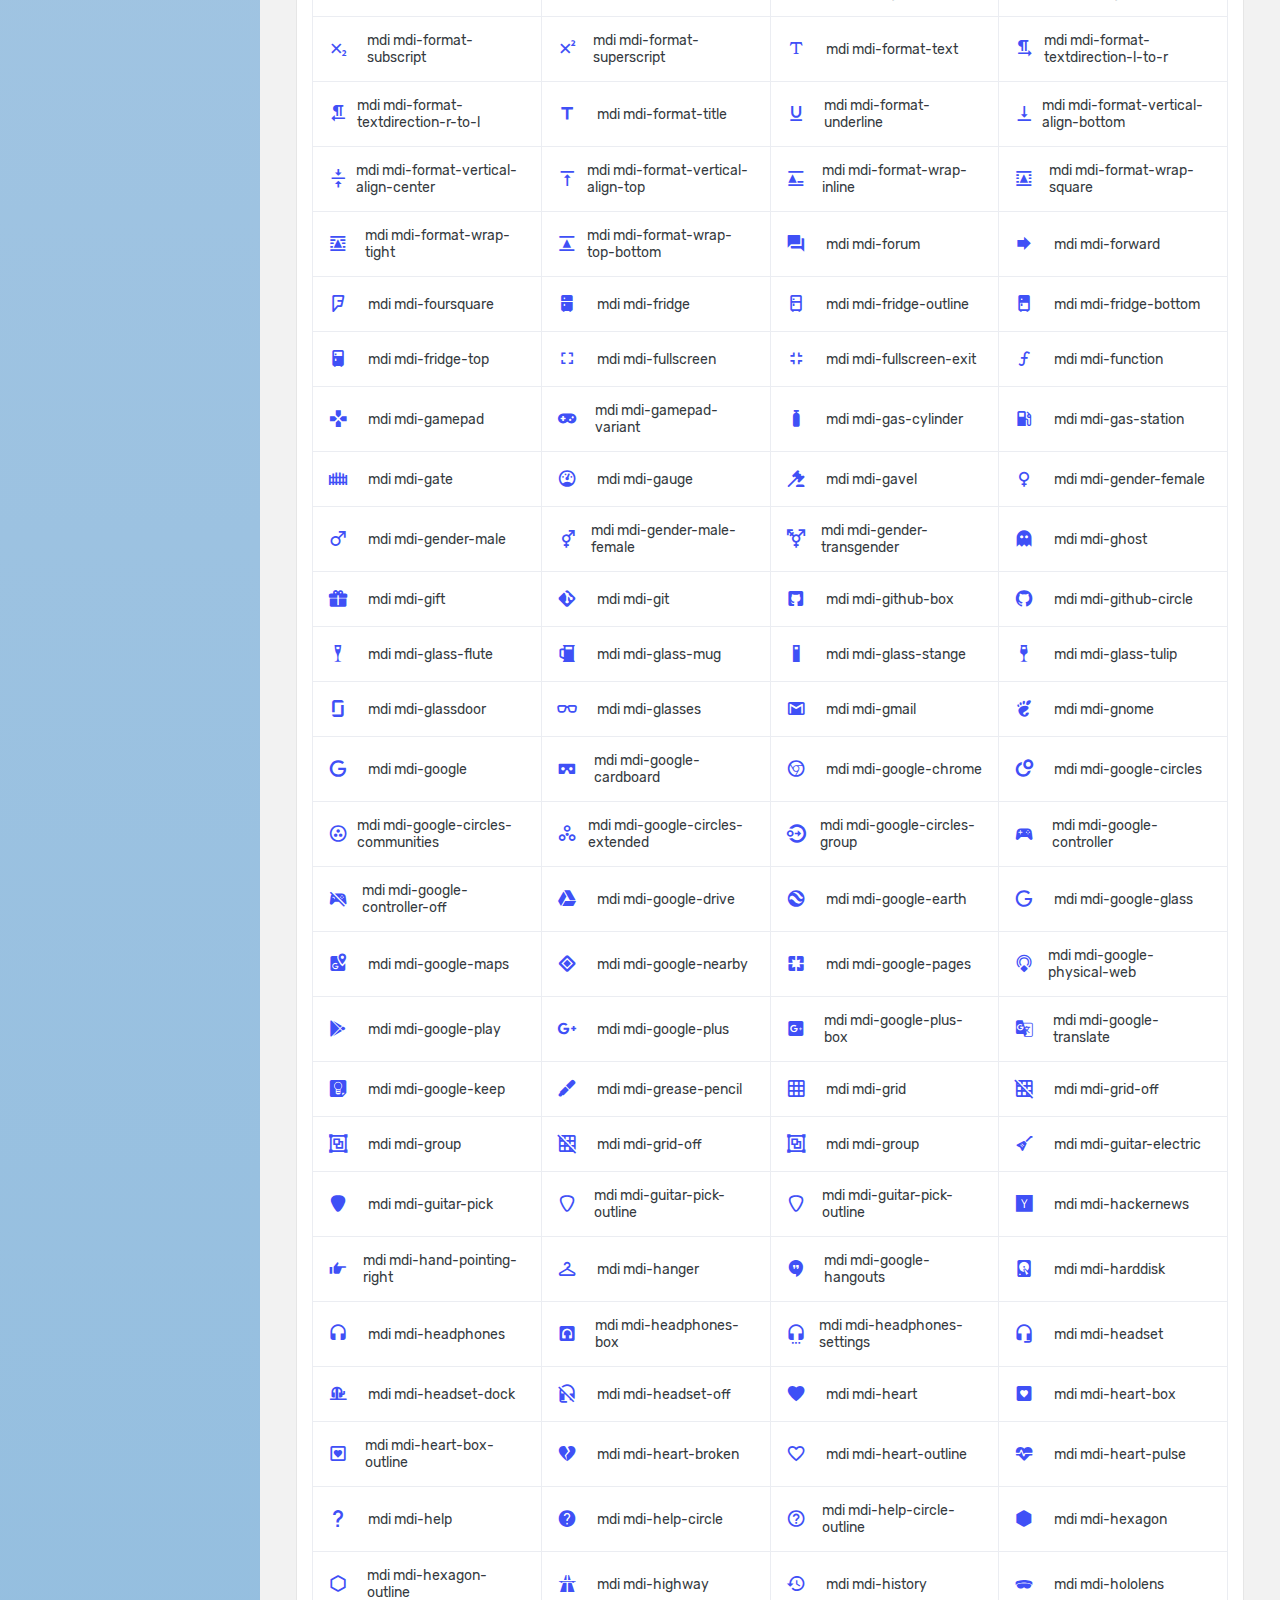
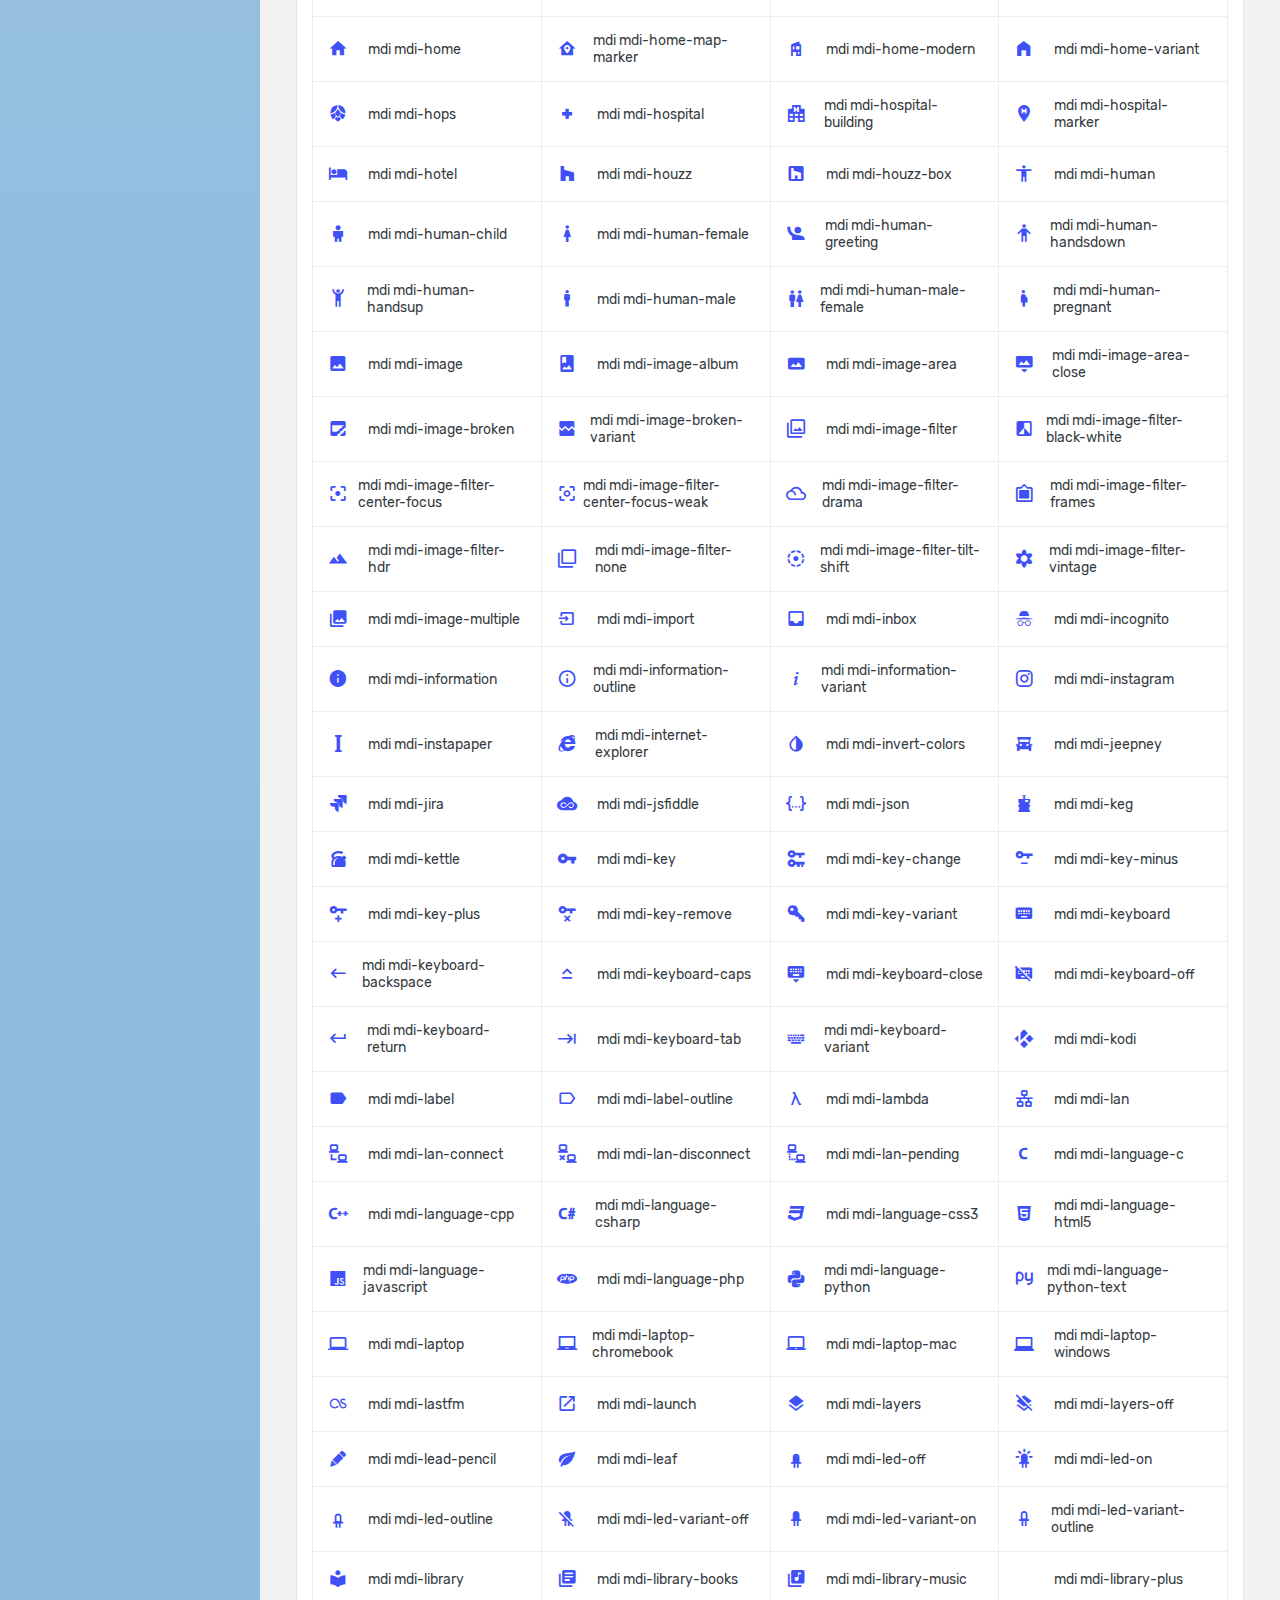
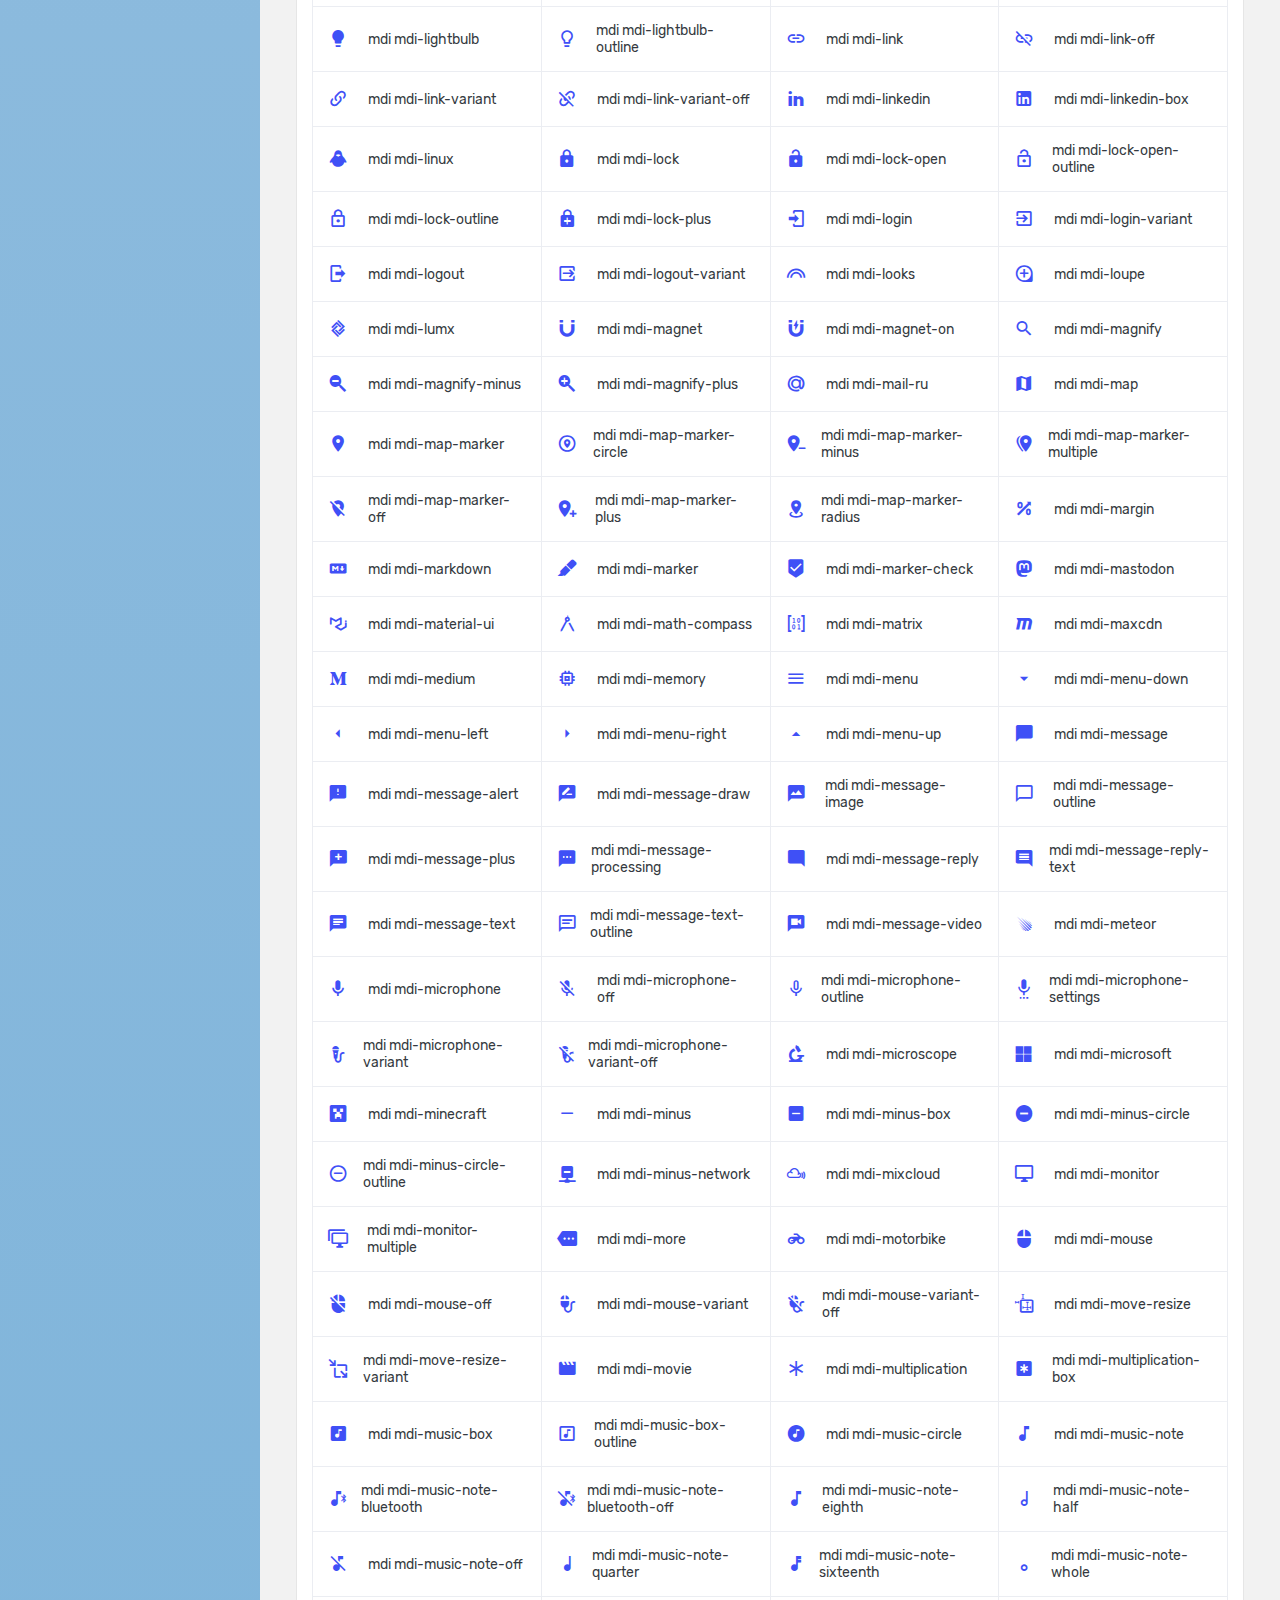
<file: template/pages/icons/mdi.html>
<!DOCTYPE html>
<html lang="en">
  <head>
    <!-- Required meta tags -->
    <meta charset="utf-8" />
    <meta name="viewport" content="width=device-width, initial-scale=1, shrink-to-fit=no" />
    <title>Breeze Admin</title>
    <link rel="stylesheet" href="../../assets/vendors/mdi/css/materialdesignicons.min.css" />
    <link rel="stylesheet" href="../../assets/vendors/flag-icon-css/css/flag-icon.min.css" />
    <link rel="stylesheet" href="../../assets/vendors/css/vendor.bundle.base.css" />
    <link rel="stylesheet" href="../../assets/css/style.css" />
    <link rel="shortcut icon" href="../../assets/images/favicon.png" />
  </head>
  <body>
    <div class="container-scroller">
      <nav class="sidebar sidebar-offcanvas" id="sidebar">
        <div class="text-center sidebar-brand-wrapper d-flex align-items-center">
          <a class="sidebar-brand brand-logo" href="../../index.html"><img src="../../assets/images/logo.svg" alt="logo" /></a>
          <a class="sidebar-brand brand-logo-mini pl-4 pt-3" href="../../index.html"><img src="../../assets/images/logo-mini.svg" alt="logo" /></a>
        </div>
        <ul class="nav">
          <li class="nav-item nav-profile">
            <a href="#" class="nav-link">
              <div class="nav-profile-image">
                <img src="../../assets/images/faces/face1.jpg" alt="profile" />
                <span class="login-status online"></span>
                <!--change to offline or busy as needed-->
              </div>
              <div class="nav-profile-text d-flex flex-column pr-3">
                <span class="font-weight-medium mb-2">Henry Klein</span>
                <span class="font-weight-normal">$8,753.00</span>
              </div>
              <span class="badge badge-danger text-white ml-3 rounded">3</span>
            </a>
          </li>
          <li class="nav-item">
            <a class="nav-link" href="../../index.html">
              <i class="mdi mdi-home menu-icon"></i>
              <span class="menu-title">Dashboard</span>
            </a>
          </li>
          <li class="nav-item">
            <a class="nav-link" data-toggle="collapse" href="#ui-basic" aria-expanded="false" aria-controls="ui-basic">
              <i class="mdi mdi-crosshairs-gps menu-icon"></i>
              <span class="menu-title">Basic UI Elements</span>
              <i class="menu-arrow"></i>
            </a>
            <div class="collapse" id="ui-basic">
              <ul class="nav flex-column sub-menu">
                <li class="nav-item">
                  <a class="nav-link" href="../../pages/ui-features/buttons.html">Buttons</a>
                </li>
                <li class="nav-item">
                  <a class="nav-link" href="../../pages/ui-features/dropdowns.html">Dropdowns</a>
                </li>
                <li class="nav-item">
                  <a class="nav-link" href="../../pages/ui-features/typography.html">Typography</a>
                </li>
              </ul>
            </div>
          </li>
          <li class="nav-item">
            <a class="nav-link" href="../../pages/icons/mdi.html">
              <i class="mdi mdi-contacts menu-icon"></i>
              <span class="menu-title">Icons</span>
            </a>
          </li>
          <li class="nav-item">
            <a class="nav-link" href="../../pages/forms/basic_elements.html">
              <i class="mdi mdi-format-list-bulleted menu-icon"></i>
              <span class="menu-title">Forms</span>
            </a>
          </li>
          <li class="nav-item">
            <a class="nav-link" href="../../pages/charts/chartjs.html">
              <i class="mdi mdi-chart-bar menu-icon"></i>
              <span class="menu-title">Charts</span>
            </a>
          </li>
          <li class="nav-item">
            <a class="nav-link" href="../../pages/tables/basic-table.html">
              <i class="mdi mdi-table-large menu-icon"></i>
              <span class="menu-title">Tables</span>
            </a>
          </li>
          <li class="nav-item">
            <span class="nav-link" href="#">
              <span class="menu-title">Docs</span>
            </span>
          </li>
          <li class="nav-item">
            <a class="nav-link" href="https://www.bootstrapdash.com/demo/breeze-free/documentation/documentation.html">
              <i class="mdi mdi-file-document-box menu-icon"></i>
              <span class="menu-title">Documentation</span>
            </a>
          </li>
          <li class="nav-item sidebar-actions">
            <div class="nav-link">
              <div class="mt-4">
                <div class="border-none">
                  <p class="text-black">Notification</p>
                </div>
                <ul class="mt-4 pl-0">
                  <li>Sign Out</li>
                </ul>
              </div>
            </div>
          </li>
        </ul>
      </nav>
      <div class="container-fluid page-body-wrapper">
        <div id="theme-settings" class="settings-panel">
          <i class="settings-close mdi mdi-close"></i>
          <p class="settings-heading">SIDEBAR SKINS</p>
          <div class="sidebar-bg-options selected" id="sidebar-default-theme">
            <div class="img-ss rounded-circle bg-light border mr-3"></div> Default
          </div>
          <div class="sidebar-bg-options" id="sidebar-dark-theme">
            <div class="img-ss rounded-circle bg-dark border mr-3"></div> Dark
          </div>
          <p class="settings-heading mt-2">HEADER SKINS</p>
          <div class="color-tiles mx-0 px-4">
            <div class="tiles light"></div>
            <div class="tiles dark"></div>
          </div>
        </div>
        <nav class="navbar col-lg-12 col-12 p-lg-0 fixed-top d-flex flex-row">
          <div class="navbar-menu-wrapper d-flex align-items-stretch justify-content-between">
            <a class="navbar-brand brand-logo-mini align-self-center d-lg-none" href="../../index.html"><img src="../../assets/images/logo-mini.svg" alt="logo" /></a>
            <button class="navbar-toggler navbar-toggler align-self-center mr-2" type="button" data-toggle="minimize">
              <i class="mdi mdi-menu"></i>
            </button>
            <ul class="navbar-nav">
              <li class="nav-item dropdown">
                <a class="nav-link count-indicator dropdown-toggle" id="notificationDropdown" href="#" data-toggle="dropdown">
                  <i class="mdi mdi-bell-outline"></i>
                  <span class="count count-varient1">7</span>
                </a>
                <div class="dropdown-menu navbar-dropdown navbar-dropdown-large preview-list" aria-labelledby="notificationDropdown">
                  <h6 class="p-3 mb-0">Notifications</h6>
                  <a class="dropdown-item preview-item">
                    <div class="preview-thumbnail">
                      <img src="../../assets/images/faces/face4.jpg" alt="" class="profile-pic" />
                    </div>
                    <div class="preview-item-content">
                      <p class="mb-0"> Dany Miles <span class="text-small text-muted">commented on your photo</span>
                      </p>
                    </div>
                  </a>
                  <a class="dropdown-item preview-item">
                    <div class="preview-thumbnail">
                      <img src="../../assets/images/faces/face3.jpg" alt="" class="profile-pic" />
                    </div>
                    <div class="preview-item-content">
                      <p class="mb-0"> James <span class="text-small text-muted">posted a photo on your wall</span>
                      </p>
                    </div>
                  </a>
                  <a class="dropdown-item preview-item">
                    <div class="preview-thumbnail">
                      <img src="../../assets/images/faces/face2.jpg" alt="" class="profile-pic" />
                    </div>
                    <div class="preview-item-content">
                      <p class="mb-0"> Alex <span class="text-small text-muted">just mentioned you in his post</span>
                      </p>
                    </div>
                  </a>
                  <div class="dropdown-divider"></div>
                  <p class="p-3 mb-0">View all activities</p>
                </div>
              </li>
              <li class="nav-item dropdown d-none d-sm-flex">
                <a class="nav-link count-indicator dropdown-toggle" id="messageDropdown" href="#" data-toggle="dropdown">
                  <i class="mdi mdi-email-outline"></i>
                  <span class="count count-varient2">5</span>
                </a>
                <div class="dropdown-menu navbar-dropdown navbar-dropdown-large preview-list" aria-labelledby="messageDropdown">
                  <h6 class="p-3 mb-0">Messages</h6>
                  <a class="dropdown-item preview-item">
                    <div class="preview-item-content flex-grow">
                      <span class="badge badge-pill badge-success">Request</span>
                      <p class="text-small text-muted ellipsis mb-0"> Suport needed for user123 </p>
                    </div>
                    <p class="text-small text-muted align-self-start"> 4:10 PM </p>
                  </a>
                  <a class="dropdown-item preview-item">
                    <div class="preview-item-content flex-grow">
                      <span class="badge badge-pill badge-warning">Invoices</span>
                      <p class="text-small text-muted ellipsis mb-0"> Invoice for order is mailed </p>
                    </div>
                    <p class="text-small text-muted align-self-start"> 4:10 PM </p>
                  </a>
                  <a class="dropdown-item preview-item">
                    <div class="preview-item-content flex-grow">
                      <span class="badge badge-pill badge-danger">Projects</span>
                      <p class="text-small text-muted ellipsis mb-0"> New project will start tomorrow </p>
                    </div>
                    <p class="text-small text-muted align-self-start"> 4:10 PM </p>
                  </a>
                  <h6 class="p-3 mb-0">See all activity</h6>
                </div>
              </li>
              <li class="nav-item nav-search border-0 ml-1 ml-md-3 ml-lg-5 d-none d-md-flex">
                <form class="nav-link form-inline mt-2 mt-md-0">
                  <div class="input-group">
                    <input type="text" class="form-control" placeholder="Search" />
                    <div class="input-group-append">
                      <span class="input-group-text">
                        <i class="mdi mdi-magnify"></i>
                      </span>
                    </div>
                  </div>
                </form>
              </li>
            </ul>
            <ul class="navbar-nav navbar-nav-right ml-lg-auto">
              <li class="nav-item dropdown d-none d-xl-flex border-0">
                <a class="nav-link dropdown-toggle" id="languageDropdown" href="#" data-toggle="dropdown">
                  <i class="mdi mdi-earth"></i> English </a>
                <div class="dropdown-menu navbar-dropdown" aria-labelledby="languageDropdown">
                  <a class="dropdown-item" href="#"> French </a>
                  <a class="dropdown-item" href="#"> Spain </a>
                  <a class="dropdown-item" href="#"> Latin </a>
                  <a class="dropdown-item" href="#"> Japanese </a>
                </div>
              </li>
              <li class="nav-item nav-profile dropdown border-0">
                <a class="nav-link dropdown-toggle" id="profileDropdown" href="#" data-toggle="dropdown">
                  <img class="nav-profile-img mr-2" alt="" src="../../assets/images/faces/face1.jpg" />
                  <span class="profile-name">Henry Klein</span>
                </a>
                <div class="dropdown-menu navbar-dropdown w-100" aria-labelledby="profileDropdown">
                  <a class="dropdown-item" href="#">
                    <i class="mdi mdi-cached mr-2 text-success"></i> Activity Log </a>
                  <a class="dropdown-item" href="#">
                    <i class="mdi mdi-logout mr-2 text-primary"></i> Signout </a>
                </div>
              </li>
            </ul>
            <button class="navbar-toggler navbar-toggler-right d-lg-none align-self-center" type="button" data-toggle="offcanvas">
              <span class="mdi mdi-menu"></span>
            </button>
          </div>
        </nav>
        <div class="main-panel">
          <div class="content-wrapper">
            <div class="page-header">
              <h3 class="page-title">Material design icons</h3>
              <nav aria-label="breadcrumb">
                <ol class="breadcrumb">
                  <li class="breadcrumb-item"><a href="#">Icons</a></li>
                  <li class="breadcrumb-item active" aria-current="page"> Material design icons </li>
                </ol>
              </nav>
            </div>
            <div class="row">
              <div class="col-lg-12 grid-margin">
                <div class="card">
                  <div class="card-body">
                    <div class="row icons-list">
                      <div class="col-sm-6 col-md-4 col-lg-3">
                        <i class="mdi mdi-access-point"></i> mdi mdi-access-point
                      </div>
                      <div class="col-sm-6 col-md-4 col-lg-3">
                        <i class="mdi mdi-access-point-network"></i> mdi mdi-access-point-network
                      </div>
                      <div class="col-sm-6 col-md-4 col-lg-3">
                        <i class="mdi mdi-account"></i> mdi mdi-account
                      </div>
                      <div class="col-sm-6 col-md-4 col-lg-3">
                        <i class="mdi mdi-account-box"></i> mdi mdi-account-box
                      </div>
                      <div class="col-sm-6 col-md-4 col-lg-3">
                        <i class="mdi mdi-account-box-outline"></i> mdi mdi-account-box-outline
                      </div>
                      <div class="col-sm-6 col-md-4 col-lg-3">
                        <i class="mdi mdi-account-card-details"></i> mdi mdi-account-card-details
                      </div>
                      <div class="col-sm-6 col-md-4 col-lg-3">
                        <i class="mdi mdi-account-check"></i> mdi mdi-account-check
                      </div>
                      <div class="col-sm-6 col-md-4 col-lg-3">
                        <i class="mdi mdi-account-circle"></i> mdi mdi-account-circle
                      </div>
                      <div class="col-sm-6 col-md-4 col-lg-3">
                        <i class="mdi mdi-account-convert"></i> mdi mdi-account-convert
                      </div>
                      <div class="col-sm-6 col-md-4 col-lg-3">
                        <i class="mdi mdi-account-key"></i> mdi mdi-account-key
                      </div>
                      <div class="col-sm-6 col-md-4 col-lg-3">
                        <i class="mdi mdi-account"></i> mdi mdi-account
                      </div>
                      <div class="col-sm-6 col-md-4 col-lg-3">
                        <i class="mdi mdi-account-minus"></i> mdi mdi-account-minus
                      </div>
                      <div class="col-sm-6 col-md-4 col-lg-3">
                        <i class="mdi mdi-account-multiple"></i> mdi mdi-account-multiple
                      </div>
                      <div class="col-sm-6 col-md-4 col-lg-3">
                        <i class="mdi mdi-account-multiple-minus"></i> mdi mdi-account-multiple-minus
                      </div>
                      <div class="col-sm-6 col-md-4 col-lg-3">
                        <i class="mdi mdi-account-multiple-outline"></i> mdi mdi-account-multiple-outline
                      </div>
                      <div class="col-sm-6 col-md-4 col-lg-3">
                        <i class="mdi mdi-account-multiple-plus"></i> mdi mdi-account-multiple-plus
                      </div>
                      <div class="col-sm-6 col-md-4 col-lg-3">
                        <i class="mdi mdi-account-network"></i> mdi mdi-account-network
                      </div>
                      <div class="col-sm-6 col-md-4 col-lg-3">
                        <i class="mdi mdi-account-off"></i> mdi mdi-account-off
                      </div>
                      <div class="col-sm-6 col-md-4 col-lg-3">
                        <i class="mdi mdi-account-outline"></i> mdi mdi-account-outline
                      </div>
                      <div class="col-sm-6 col-md-4 col-lg-3">
                        <i class="mdi mdi-account-plus"></i> mdi mdi-account-plus
                      </div>
                      <div class="col-sm-6 col-md-4 col-lg-3">
                        <i class="mdi mdi-account-remove"></i> mdi mdi-account-remove
                      </div>
                      <div class="col-sm-6 col-md-4 col-lg-3">
                        <i class="mdi mdi-account-search"></i> mdi mdi-account-search
                      </div>
                      <div class="col-sm-6 col-md-4 col-lg-3">
                        <i class="mdi mdi-account-settings"></i> mdi mdi-account-settings
                      </div>
                      <div class="col-sm-6 col-md-4 col-lg-3">
                        <i class="mdi mdi-account-search-outline"></i> mdi mdi-account-search-outline
                      </div>
                      <div class="col-sm-6 col-md-4 col-lg-3">
                        <i class="mdi mdi-account-star"></i> mdi mdi-account-star
                      </div>
                      <div class="col-sm-6 col-md-4 col-lg-3">
                        <i class="mdi mdi-account-switch"></i> mdi mdi-account-switch
                      </div>
                      <div class="col-sm-6 col-md-4 col-lg-3">
                        <i class="mdi mdi-adjust"></i> mdi mdi-adjust
                      </div>
                      <div class="col-sm-6 col-md-4 col-lg-3">
                        <i class="mdi mdi-air-conditioner"></i> mdi mdi-air-conditioner
                      </div>
                      <div class="col-sm-6 col-md-4 col-lg-3">
                        <i class="mdi mdi-airballoon"></i> mdi mdi-airballoon
                      </div>
                      <div class="col-sm-6 col-md-4 col-lg-3">
                        <i class="mdi mdi-airplane"></i> mdi mdi-airplane
                      </div>
                      <div class="col-sm-6 col-md-4 col-lg-3">
                        <i class="mdi mdi-airplane-landing"></i> mdi mdi-airplane-landing
                      </div>
                      <div class="col-sm-6 col-md-4 col-lg-3">
                        <i class="mdi mdi-airplane-off"></i> mdi mdi-airplane-off
                      </div>
                      <div class="col-sm-6 col-md-4 col-lg-3">
                        <i class="mdi mdi-airplane-takeoff"></i> mdi mdi-airplane-takeoff
                      </div>
                      <div class="col-sm-6 col-md-4 col-lg-3">
                        <i class="mdi mdi-airplay"></i> mdi mdi-airplay
                      </div>
                      <div class="col-sm-6 col-md-4 col-lg-3">
                        <i class="mdi mdi-alarm"></i> mdi mdi-alarm
                      </div>
                      <div class="col-sm-6 col-md-4 col-lg-3">
                        <i class="mdi mdi-alarm-check"></i> mdi mdi-alarm-check
                      </div>
                      <div class="col-sm-6 col-md-4 col-lg-3">
                        <i class="mdi mdi-alarm-multiple"></i> mdi mdi-alarm-multiple
                      </div>
                      <div class="col-sm-6 col-md-4 col-lg-3">
                        <i class="mdi mdi-alarm-off"></i> mdi mdi-alarm-off
                      </div>
                      <div class="col-sm-6 col-md-4 col-lg-3">
                        <i class="mdi mdi-alarm-plus"></i> mdi mdi-alarm-plus
                      </div>
                      <div class="col-sm-6 col-md-4 col-lg-3">
                        <i class="mdi mdi-album"></i> mdi mdi-albums
                      </div>
                      <div class="col-sm-6 col-md-4 col-lg-3">
                        <i class="mdi mdi-alert"></i> mdi mdi-alert
                      </div>
                      <div class="col-sm-6 col-md-4 col-lg-3">
                        <i class="mdi mdi-alert-box"></i> mdi mdi-alert-box
                      </div>
                      <div class="col-sm-6 col-md-4 col-lg-3">
                        <i class="mdi mdi-alert-circle"></i> mdi mdi-alert-circle
                      </div>
                      <div class="col-sm-6 col-md-4 col-lg-3">
                        <i class="mdi mdi-alert-circle-outline"></i> mdi mdi-alert-circle-outline
                      </div>
                      <div class="col-sm-6 col-md-4 col-lg-3">
                        <i class="mdi mdi-alert-octagon"></i> mdi mdi-alert-octagon
                      </div>
                      <div class="col-sm-6 col-md-4 col-lg-3">
                        <i class="mdi mdi-alert-outline"></i> mdi mdi-alert-outline
                      </div>
                      <div class="col-sm-6 col-md-4 col-lg-3">
                        <i class="mdi mdi-alpha"></i> mdi mdi-alpha
                      </div>
                      <div class="col-sm-6 col-md-4 col-lg-3">
                        <i class="mdi mdi-alphabetical"></i> mdi mdi-alphabetical
                      </div>
                      <div class="col-sm-6 col-md-4 col-lg-3">
                        <i class="mdi mdi-altimeter"></i> mdi mdi-altimeter
                      </div>
                      <div class="col-sm-6 col-md-4 col-lg-3">
                        <i class="mdi mdi-amazon"></i> mdi mdi-amazon
                      </div>
                      <div class="col-sm-6 col-md-4 col-lg-3">
                        <i class="mdi mdi-amazon-drive"></i> mdi mdi-amazon-drive
                      </div>
                      <div class="col-sm-6 col-md-4 col-lg-3">
                        <i class="mdi mdi-ambulance"></i> mdi mdi-ambulance
                      </div>
                      <div class="col-sm-6 col-md-4 col-lg-3">
                        <i class="mdi mdi-amplifier"></i> mdi mdi-amplifier
                      </div>
                      <div class="col-sm-6 col-md-4 col-lg-3">
                        <i class="mdi mdi-anchor"></i> mdi mdi-anchor
                      </div>
                      <div class="col-sm-6 col-md-4 col-lg-3">
                        <i class="mdi mdi-android"></i> mdi mdi-android
                      </div>
                      <div class="col-sm-6 col-md-4 col-lg-3">
                        <i class="mdi mdi-android-debug-bridge"></i> mdi mdi-android-debug-bridge
                      </div>
                      <div class="col-sm-6 col-md-4 col-lg-3">
                        <i class="mdi mdi-android-studio"></i> mdi mdi-android-studio
                      </div>
                      <div class="col-sm-6 col-md-4 col-lg-3">
                        <i class="mdi mdi-animation"></i> mdi mdi-animation
                      </div>
                      <div class="col-sm-6 col-md-4 col-lg-3">
                        <i class="mdi mdi-apple"></i> mdi mdi-apple
                      </div>
                      <div class="col-sm-6 col-md-4 col-lg-3">
                        <i class="mdi mdi-apple-finder"></i> mdi mdi-apple-finder
                      </div>
                      <div class="col-sm-6 col-md-4 col-lg-3">
                        <i class="mdi mdi-apple-ios"></i> mdi mdi-apple-ios
                      </div>
                      <div class="col-sm-6 col-md-4 col-lg-3">
                        <i class="mdi mdi-apple-keyboard-caps"></i> mdi mdi-apple-keyboard-caps
                      </div>
                      <div class="col-sm-6 col-md-4 col-lg-3">
                        <i class="mdi mdi-apple-keyboard-command"></i> mdi mdi-apple-keyboard-command
                      </div>
                      <div class="col-sm-6 col-md-4 col-lg-3">
                        <i class="mdi mdi-apple-keyboard-control"></i> mdi mdi-apple-keyboard-control
                      </div>
                      <div class="col-sm-6 col-md-4 col-lg-3">
                        <i class="mdi mdi-apple-keyboard-option"></i> mdi mdi-apple-keyboard-option
                      </div>
                      <div class="col-sm-6 col-md-4 col-lg-3">
                        <i class="mdi mdi-apple-keyboard-shift"></i> mdi mdi-apple-keyboard-shift
                      </div>
                      <div class="col-sm-6 col-md-4 col-lg-3">
                        <i class="mdi mdi-apple-icloud"></i> mdi mdi-apple-icloud
                      </div>
                      <div class="col-sm-6 col-md-4 col-lg-3">
                        <i class="mdi mdi-apple-safari"></i> mdi mdi-apple-safari
                      </div>
                      <div class="col-sm-6 col-md-4 col-lg-3">
                        <i class="mdi mdi-application"></i> mdi mdi-application
                      </div>
                      <div class="col-sm-6 col-md-4 col-lg-3">
                        <i class="mdi mdi-apps-box"></i> mdi mdi-apps-box
                      </div>
                      <div class="col-sm-6 col-md-4 col-lg-3">
                        <i class="mdi mdi-apps"></i> mdi mdi-apps
                      </div>
                      <div class="col-sm-6 col-md-4 col-lg-3">
                        <i class="mdi mdi-archive"></i> mdi mdi-archive
                      </div>
                      <div class="col-sm-6 col-md-4 col-lg-3">
                        <i class="mdi mdi-arrange-bring-forward"></i> mdi mdi-arrange-bring-forward
                      </div>
                      <div class="col-sm-6 col-md-4 col-lg-3">
                        <i class="mdi mdi-arrange-bring-to-front"></i> mdi mdi-arrange-bring-to-front
                      </div>
                      <div class="col-sm-6 col-md-4 col-lg-3">
                        <i class="mdi mdi-arrange-send-backward"></i> mdi mdi-arrange-send-backward
                      </div>
                      <div class="col-sm-6 col-md-4 col-lg-3">
                        <i class="mdi mdi-arrange-send-to-back"></i> mdi mdi-arrange-send-to-back
                      </div>
                      <div class="col-sm-6 col-md-4 col-lg-3">
                        <i class="mdi mdi-arrow-all"></i> mdi mdi-arrow-all
                      </div>
                      <div class="col-sm-6 col-md-4 col-lg-3">
                        <i class="mdi mdi-arrow-bottom-left"></i> mdi mdi-arrow-bottom-left
                      </div>
                      <div class="col-sm-6 col-md-4 col-lg-3">
                        <i class="mdi mdi-arrow-bottom-right"></i> mdi mdi-arrow-bottom-right
                      </div>
                      <div class="col-sm-6 col-md-4 col-lg-3">
                        <i class="mdi mdi-arrow-collapse-horizontal"></i> mdi mdi-arrow-collapse-horizontal
                      </div>
                      <div class="col-sm-6 col-md-4 col-lg-3">
                        <i class="mdi mdi-arrow-collapse-all"></i> mdi mdi-arrow-collapse-all
                      </div>
                      <div class="col-sm-6 col-md-4 col-lg-3">
                        <i class="mdi mdi-arrow-down"></i> mdi mdi-arrow-down
                      </div>
                      <div class="col-sm-6 col-md-4 col-lg-3">
                        <i class="mdi mdi-arrow-down"></i> mdi mdi-arrow-down
                      </div>
                      <div class="col-sm-6 col-md-4 col-lg-3">
                        <i class="mdi mdi-arrow-down-bold-circle"></i> mdi mdi-arrow-down-bold-circle
                      </div>
                      <div class="col-sm-6 col-md-4 col-lg-3">
                        <i class="mdi mdi-arrow-down-bold-circle-outline"></i> mdi mdi-arrow-down-bold-circle-outline
                      </div>
                      <div class="col-sm-6 col-md-4 col-lg-3">
                        <i class="mdi mdi-arrow-down-bold-hexagon-outline"></i> mdi mdi-arrow-down-bold-hexagon-outline
                      </div>
                      <div class="col-sm-6 col-md-4 col-lg-3">
                        <i class="mdi mdi-arrow-down-drop-circle"></i> mdi mdi-arrow-down-drop-circle
                      </div>
                      <div class="col-sm-6 col-md-4 col-lg-3">
                        <i class="mdi mdi-arrow-down-drop-circle-outline"></i> mdi mdi-arrow-down-drop-circle-outline
                      </div>
                      <div class="col-sm-6 col-md-4 col-lg-3">
                        <i class="mdi mdi-arrow-expand"></i> mdi mdi-arrow-expand
                      </div>
                      <div class="col-sm-6 col-md-4 col-lg-3">
                        <i class="mdi mdi-arrow-expand-all"></i> mdi mdi-arrow-expand-all
                      </div>
                      <div class="col-sm-6 col-md-4 col-lg-3">
                        <i class="mdi mdi-arrow-left"></i> mdi mdi-arrow-left
                      </div>
                      <div class="col-sm-6 col-md-4 col-lg-3">
                        <i class="mdi mdi-arrow-left-bold"></i> mdi mdi-arrow-left-bold
                      </div>
                      <div class="col-sm-6 col-md-4 col-lg-3">
                        <i class="mdi mdi-arrow-left-bold-circle"></i> mdi mdi-arrow-left-bold-circle
                      </div>
                      <div class="col-sm-6 col-md-4 col-lg-3">
                        <i class="mdi mdi-arrow-left-bold-circle-outline"></i> mdi mdi-arrow-left-bold-circle-outline
                      </div>
                      <div class="col-sm-6 col-md-4 col-lg-3">
                        <i class="mdi mdi-arrow-left-bold-hexagon-outline"></i> mdi mdi-arrow-left-bold-hexagon-outline
                      </div>
                      <div class="col-sm-6 col-md-4 col-lg-3">
                        <i class="mdi mdi-arrow-left-drop-circle"></i> mdi mdi-arrow-left-drop-circle
                      </div>
                      <div class="col-sm-6 col-md-4 col-lg-3">
                        <i class="mdi mdi-arrow-left-drop-circle-outline"></i> mdi mdi-arrow-left-drop-circle-outline
                      </div>
                      <div class="col-sm-6 col-md-4 col-lg-3">
                        <i class="mdi mdi-arrow-right"></i> mdi mdi-arrow-right
                      </div>
                      <div class="col-sm-6 col-md-4 col-lg-3">
                        <i class="mdi mdi-arrow-right-bold"></i> mdi mdi-arrow-right-bold
                      </div>
                      <div class="col-sm-6 col-md-4 col-lg-3">
                        <i class="mdi mdi-arrow-right-bold-circle"></i> mdi mdi-arrow-right-bold-circle
                      </div>
                      <div class="col-sm-6 col-md-4 col-lg-3">
                        <i class="mdi mdi-arrow-right-bold-circle-outline"></i> mdi mdi-arrow-right-bold-circle-outline
                      </div>
                      <div class="col-sm-6 col-md-4 col-lg-3">
                        <i class="mdi mdi-arrow-right-bold-hexagon-outline"></i> mdi mdi-arrow-right-bold-hexagon-outline
                      </div>
                      <div class="col-sm-6 col-md-4 col-lg-3">
                        <i class="mdi mdi-arrow-right-drop-circle"></i> mdi mdi-arrow-right-drop-circle
                      </div>
                      <div class="col-sm-6 col-md-4 col-lg-3">
                        <i class="mdi mdi-arrow-right-drop-circle-outline"></i> mdi mdi-arrow-right-drop-circle-outline
                      </div>
                      <div class="col-sm-6 col-md-4 col-lg-3">
                        <i class="mdi mdi-arrow-top-left"></i> mdi mdi-arrow-top-left
                      </div>
                      <div class="col-sm-6 col-md-4 col-lg-3">
                        <i class="mdi mdi-arrow-top-right"></i> mdi mdi-arrow-top-right
                      </div>
                      <div class="col-sm-6 col-md-4 col-lg-3">
                        <i class="mdi mdi-arrow-up"></i> mdi mdi-arrow-up
                      </div>
                      <div class="col-sm-6 col-md-4 col-lg-3">
                        <i class="mdi mdi-arrow-up-bold"></i> mdi mdi-arrow-up-bold
                      </div>
                      <div class="col-sm-6 col-md-4 col-lg-3">
                        <i class="mdi mdi-arrow-up-bold-circle"></i> mdi mdi-arrow-up-bold-circle
                      </div>
                      <div class="col-sm-6 col-md-4 col-lg-3">
                        <i class="mdi mdi-arrow-up-bold-circle-outline"></i> mdi mdi-arrow-up-bold-circle-outline
                      </div>
                      <div class="col-sm-6 col-md-4 col-lg-3">
                        <i class="mdi mdi-arrow-up-bold-hexagon-outline"></i> mdi mdi-arrow-up-bold-hexagon-outline
                      </div>
                      <div class="col-sm-6 col-md-4 col-lg-3">
                        <i class="mdi mdi-arrow-up-drop-circle"></i> mdi mdi-arrow-up-drop-circle
                      </div>
                      <div class="col-sm-6 col-md-4 col-lg-3">
                        <i class="mdi mdi-arrow-up-drop-circle-outline"></i> mdi mdi-arrow-up-drop-circle-outline
                      </div>
                      <div class="col-sm-6 col-md-4 col-lg-3">
                        <i class="mdi mdi-assistant"></i> mdi mdi-assistant
                      </div>
                      <div class="col-sm-6 col-md-4 col-lg-3">
                        <i class="mdi mdi-at"></i> mdi mdi-at
                      </div>
                      <div class="col-sm-6 col-md-4 col-lg-3">
                        <i class="mdi mdi-attachment"></i> mdi mdi-attachment
                      </div>
                      <div class="col-sm-6 col-md-4 col-lg-3">
                        <i class="mdi mdi-audiobook"></i> mdi mdi-audiobook
                      </div>
                      <div class="col-sm-6 col-md-4 col-lg-3">
                        <i class="mdi mdi-auto-fix"></i> mdi mdi-auto-fix
                      </div>
                      <div class="col-sm-6 col-md-4 col-lg-3">
                        <i class="mdi mdi-auto-upload"></i> mdi mdi-auto-upload
                      </div>
                      <div class="col-sm-6 col-md-4 col-lg-3">
                        <i class="mdi mdi-autorenew"></i> mdi mdi-autorenew
                      </div>
                      <div class="col-sm-6 col-md-4 col-lg-3">
                        <i class="mdi mdi-av-timer"></i> mdi mdi-av-timer
                      </div>
                      <div class="col-sm-6 col-md-4 col-lg-3">
                        <i class="mdi mdi-baby"></i> mdi mdi-baby
                      </div>
                      <div class="col-sm-6 col-md-4 col-lg-3">
                        <i class="mdi mdi-backburger"></i> mdi mdi-backburger
                      </div>
                      <div class="col-sm-6 col-md-4 col-lg-3">
                        <i class="mdi mdi-backspace"></i> mdi mdi-backspace
                      </div>
                      <div class="col-sm-6 col-md-4 col-lg-3">
                        <i class="mdi mdi-backup-restore"></i> mdi mdi-backup-restore
                      </div>
                      <div class="col-sm-6 col-md-4 col-lg-3">
                        <i class="mdi mdi-bank"></i> mdi mdi-bank
                      </div>
                      <div class="col-sm-6 col-md-4 col-lg-3">
                        <i class="mdi mdi-barcode"></i> mdi mdi-barcode
                      </div>
                      <div class="col-sm-6 col-md-4 col-lg-3">
                        <i class="mdi mdi-barcode-scan"></i> mdi mdi-barcode-scan
                      </div>
                      <div class="col-sm-6 col-md-4 col-lg-3">
                        <i class="mdi mdi-barley"></i> mdi mdi-barley
                      </div>
                      <div class="col-sm-6 col-md-4 col-lg-3">
                        <i class="mdi mdi-barrel"></i> mdi mdi-barrel
                      </div>
                      <div class="col-sm-6 col-md-4 col-lg-3">
                        <i class="mdi mdi-basecamp"></i> mdi mdi-basecamp
                      </div>
                      <div class="col-sm-6 col-md-4 col-lg-3">
                        <i class="mdi mdi-basket"></i> mdi mdi-basket
                      </div>
                      <div class="col-sm-6 col-md-4 col-lg-3">
                        <i class="mdi mdi-basket-fill"></i> mdi mdi-basket-fill
                      </div>
                      <div class="col-sm-6 col-md-4 col-lg-3">
                        <i class="mdi mdi-basket-unfill"></i> mdi mdi-basket-unfill
                      </div>
                      <div class="col-sm-6 col-md-4 col-lg-3">
                        <i class="mdi mdi-battery"></i> mdi mdi-battery
                      </div>
                      <div class="col-sm-6 col-md-4 col-lg-3">
                        <i class="mdi mdi-battery-10"></i> mdi mdi-battery-10
                      </div>
                      <div class="col-sm-6 col-md-4 col-lg-3">
                        <i class="mdi mdi-battery-20"></i> mdi mdi-battery-20
                      </div>
                      <div class="col-sm-6 col-md-4 col-lg-3">
                        <i class="mdi mdi-battery-30"></i> mdi mdi-battery-30
                      </div>
                      <div class="col-sm-6 col-md-4 col-lg-3">
                        <i class="mdi mdi-battery-40"></i> mdi mdi-battery-40
                      </div>
                      <div class="col-sm-6 col-md-4 col-lg-3">
                        <i class="mdi mdi-battery-50"></i> mdi mdi-battery-50
                      </div>
                      <div class="col-sm-6 col-md-4 col-lg-3">
                        <i class="mdi mdi-battery-60"></i> mdi mdi-battery-60
                      </div>
                      <div class="col-sm-6 col-md-4 col-lg-3">
                        <i class="mdi mdi-battery-70"></i> mdi mdi-battery-70
                      </div>
                      <div class="col-sm-6 col-md-4 col-lg-3">
                        <i class="mdi mdi-battery-80"></i> mdi mdi-battery-80
                      </div>
                      <div class="col-sm-6 col-md-4 col-lg-3">
                        <i class="mdi mdi-battery-90"></i> mdi mdi-battery-90
                      </div>
                      <div class="col-sm-6 col-md-4 col-lg-3">
                        <i class="mdi mdi-battery-alert"></i> mdi mdi-battery-alert
                      </div>
                      <div class="col-sm-6 col-md-4 col-lg-3">
                        <i class="mdi mdi-battery-charging"></i> mdi mdi-battery-charging
                      </div>
                      <div class="col-sm-6 col-md-4 col-lg-3">
                        <i class="mdi mdi-battery-charging-100"></i> mdi mdi-battery-charging-100
                      </div>
                      <div class="col-sm-6 col-md-4 col-lg-3">
                        <i class="mdi mdi-battery-charging-20"></i> mdi mdi-battery-charging-20
                      </div>
                      <div class="col-sm-6 col-md-4 col-lg-3">
                        <i class="mdi mdi-battery-charging-30"></i> mdi mdi-battery-charging-30
                      </div>
                      <div class="col-sm-6 col-md-4 col-lg-3">
                        <i class="mdi mdi-battery-charging-40"></i> mdi mdi-battery-charging-40
                      </div>
                      <div class="col-sm-6 col-md-4 col-lg-3">
                        <i class="mdi mdi-battery-charging-60"></i> mdi mdi-battery-charging-60
                      </div>
                      <div class="col-sm-6 col-md-4 col-lg-3">
                        <i class="mdi mdi-battery-charging-80"></i> mdi mdi-battery-charging-80
                      </div>
                      <div class="col-sm-6 col-md-4 col-lg-3">
                        <i class="mdi mdi-battery-charging-90"></i> mdi mdi-battery-charging-90
                      </div>
                      <div class="col-sm-6 col-md-4 col-lg-3">
                        <i class="mdi mdi-battery-minus"></i> mdi mdi-battery-minus
                      </div>
                      <div class="col-sm-6 col-md-4 col-lg-3">
                        <i class="mdi mdi-battery-negative"></i> mdi mdi-battery-negative
                      </div>
                      <div class="col-sm-6 col-md-4 col-lg-3">
                        <i class="mdi mdi-battery-outline"></i> mdi mdi-battery-outline
                      </div>
                      <div class="col-sm-6 col-md-4 col-lg-3">
                        <i class="mdi mdi-battery-plus"></i> mdi mdi-battery-plus
                      </div>
                      <div class="col-sm-6 col-md-4 col-lg-3">
                        <i class="mdi mdi-battery-positive"></i> mdi mdi-battery-positive
                      </div>
                      <div class="col-sm-6 col-md-4 col-lg-3">
                        <i class="mdi mdi-battery-unknown"></i> mdi mdi-battery-unknown
                      </div>
                      <div class="col-sm-6 col-md-4 col-lg-3">
                        <i class="mdi mdi-beach"></i> mdi mdi-beach
                      </div>
                      <div class="col-sm-6 col-md-4 col-lg-3">
                        <i class="mdi mdi-beats"></i> mdi mdi-beats
                      </div>
                      <div class="col-sm-6 col-md-4 col-lg-3">
                        <i class="mdi mdi-beer"></i> mdi mdi-beer
                      </div>
                      <div class="col-sm-6 col-md-4 col-lg-3">
                        <i class="mdi mdi-behance"></i> mdi mdi-behance
                      </div>
                      <div class="col-sm-6 col-md-4 col-lg-3">
                        <i class="mdi mdi-bell"></i> mdi mdi-bell
                      </div>
                      <div class="col-sm-6 col-md-4 col-lg-3">
                        <i class="mdi mdi-bell-off"></i> mdi mdi-bell-off
                      </div>
                      <div class="col-sm-6 col-md-4 col-lg-3">
                        <i class="mdi mdi-bell-outline"></i> mdi mdi-bell-outline
                      </div>
                      <div class="col-sm-6 col-md-4 col-lg-3">
                        <i class="mdi mdi-bell-plus"></i> mdi mdi-bell-plus
                      </div>
                      <div class="col-sm-6 col-md-4 col-lg-3">
                        <i class="mdi mdi-bell-ring"></i> mdi mdi-bell-ring
                      </div>
                      <div class="col-sm-6 col-md-4 col-lg-3">
                        <i class="mdi mdi-bell-ring-outline"></i> mdi mdi-bell-ring-outline
                      </div>
                      <div class="col-sm-6 col-md-4 col-lg-3">
                        <i class="mdi mdi-bell-sleep"></i> mdi mdi-bell-sleep
                      </div>
                      <div class="col-sm-6 col-md-4 col-lg-3">
                        <i class="mdi mdi-beta"></i> mdi mdi-beta
                      </div>
                      <div class="col-sm-6 col-md-4 col-lg-3">
                        <i class="mdi mdi-bible"></i> mdi mdi-bible
                      </div>
                      <div class="col-sm-6 col-md-4 col-lg-3">
                        <i class="mdi mdi-bike"></i> mdi mdi-bike
                      </div>
                      <div class="col-sm-6 col-md-4 col-lg-3">
                        <i class="mdi mdi-bing"></i> mdi mdi-bing
                      </div>
                      <div class="col-sm-6 col-md-4 col-lg-3">
                        <i class="mdi mdi-binoculars"></i> mdi mdi-binoculars
                      </div>
                      <div class="col-sm-6 col-md-4 col-lg-3">
                        <i class="mdi mdi-bio"></i> mdi mdi-bio
                      </div>
                      <div class="col-sm-6 col-md-4 col-lg-3">
                        <i class="mdi mdi-biohazard"></i> mdi mdi-biohazard
                      </div>
                      <div class="col-sm-6 col-md-4 col-lg-3">
                        <i class="mdi mdi-bitbucket"></i> mdi mdi-bitbucket
                      </div>
                      <div class="col-sm-6 col-md-4 col-lg-3">
                        <i class="mdi mdi-black-mesa"></i> mdi mdi-black-mesa
                      </div>
                      <div class="col-sm-6 col-md-4 col-lg-3">
                        <i class="mdi mdi-blackberry"></i> mdi mdi-blackberry
                      </div>
                      <div class="col-sm-6 col-md-4 col-lg-3">
                        <i class="mdi mdi-blender"></i> mdi mdi-blender
                      </div>
                      <div class="col-sm-6 col-md-4 col-lg-3">
                        <i class="mdi mdi-blinds"></i> mdi mdi-blinds
                      </div>
                      <div class="col-sm-6 col-md-4 col-lg-3">
                        <i class="mdi mdi-block-helper"></i> mdi mdi-block-helper
                      </div>
                      <div class="col-sm-6 col-md-4 col-lg-3">
                        <i class="mdi mdi-blogger"></i> mdi mdi-blogger
                      </div>
                      <div class="col-sm-6 col-md-4 col-lg-3">
                        <i class="mdi mdi-bluetooth"></i> mdi mdi-bluetooth
                      </div>
                      <div class="col-sm-6 col-md-4 col-lg-3">
                        <i class="mdi mdi-bluetooth-audio"></i> mdi mdi-bluetooth-audio
                      </div>
                      <div class="col-sm-6 col-md-4 col-lg-3">
                        <i class="mdi mdi-bluetooth-connect"></i> mdi mdi-bluetooth-connect
                      </div>
                      <div class="col-sm-6 col-md-4 col-lg-3">
                        <i class="mdi mdi-bluetooth-off"></i> mdi mdi-bluetooth-off
                      </div>
                      <div class="col-sm-6 col-md-4 col-lg-3">
                        <i class="mdi mdi-bluetooth-settings"></i> mdi mdi-bluetooth-settings
                      </div>
                      <div class="col-sm-6 col-md-4 col-lg-3">
                        <i class="mdi mdi-bluetooth-transfer"></i> mdi mdi-bluetooth-transfer
                      </div>
                      <div class="col-sm-6 col-md-4 col-lg-3">
                        <i class="mdi mdi-blur"></i> mdi mdi-blur
                      </div>
                      <div class="col-sm-6 col-md-4 col-lg-3">
                        <i class="mdi mdi-blur-linear"></i> mdi mdi-blur-linear
                      </div>
                      <div class="col-sm-6 col-md-4 col-lg-3">
                        <i class="mdi mdi-blur-off"></i> mdi mdi-blur-off
                      </div>
                      <div class="col-sm-6 col-md-4 col-lg-3">
                        <i class="mdi mdi-blur-radial"></i> mdi mdi-blur-radial
                      </div>
                      <div class="col-sm-6 col-md-4 col-lg-3">
                        <i class="mdi mdi-bone"></i> mdi mdi-bone
                      </div>
                      <div class="col-sm-6 col-md-4 col-lg-3">
                        <i class="mdi mdi-book"></i> mdi mdi-book
                      </div>
                      <div class="col-sm-6 col-md-4 col-lg-3">
                        <i class="mdi mdi-book-minus"></i> mdi mdi-book-minus
                      </div>
                      <div class="col-sm-6 col-md-4 col-lg-3">
                        <i class="mdi mdi-book-multiple"></i> mdi mdi-book-multiple
                      </div>
                      <div class="col-sm-6 col-md-4 col-lg-3">
                        <i class="mdi mdi-book-multiple-variant"></i> mdi mdi-book-multiple-variant
                      </div>
                      <div class="col-sm-6 col-md-4 col-lg-3">
                        <i class="mdi mdi-book-open"></i> mdi mdi-book-open
                      </div>
                      <div class="col-sm-6 col-md-4 col-lg-3">
                        <i class="mdi mdi-book-open-page-variant"></i> mdi mdi-book-open-page-variant
                      </div>
                      <div class="col-sm-6 col-md-4 col-lg-3">
                        <i class="mdi mdi-book-open-variant"></i> mdi mdi-book-open-variant
                      </div>
                      <div class="col-sm-6 col-md-4 col-lg-3">
                        <i class="mdi mdi-book-plus"></i> mdi mdi-book-plus
                      </div>
                      <div class="col-sm-6 col-md-4 col-lg-3">
                        <i class="mdi mdi-book-variant"></i> mdi mdi-book-variant
                      </div>
                      <div class="col-sm-6 col-md-4 col-lg-3">
                        <i class="mdi mdi-bookmark"></i> mdi mdi-bookmark
                      </div>
                      <div class="col-sm-6 col-md-4 col-lg-3">
                        <i class="mdi mdi-bookmark-check"></i> mdi mdi-bookmark-check
                      </div>
                      <div class="col-sm-6 col-md-4 col-lg-3">
                        <i class="mdi mdi-bookmark-music"></i> mdi mdi-bookmark-music
                      </div>
                      <div class="col-sm-6 col-md-4 col-lg-3">
                        <i class="mdi mdi-bookmark-outline"></i> mdi mdi-bookmark-outline
                      </div>
                      <div class="col-sm-6 col-md-4 col-lg-3">
                        <i class="mdi mdi-bookmark-plus"></i> mdi mdi-bookmark-plus
                      </div>
                      <div class="col-sm-6 col-md-4 col-lg-3">
                        <i class="mdi mdi-bookmark-plus-outline"></i> mdi mdi-bookmark-plus-outline
                      </div>
                      <div class="col-sm-6 col-md-4 col-lg-3">
                        <i class="mdi mdi-bookmark-remove"></i> mdi mdi-bookmark-remove
                      </div>
                      <div class="col-sm-6 col-md-4 col-lg-3">
                        <i class="mdi mdi-boombox"></i> mdi mdi-boombox
                      </div>
                      <div class="col-sm-6 col-md-4 col-lg-3">
                        <i class="mdi mdi-border-all"></i> mdi mdi-border-all
                      </div>
                      <div class="col-sm-6 col-md-4 col-lg-3">
                        <i class="mdi mdi-border-bottom"></i> mdi mdi-border-bottom
                      </div>
                      <div class="col-sm-6 col-md-4 col-lg-3">
                        <i class="mdi mdi-border-color"></i> mdi mdi-border-color
                      </div>
                      <div class="col-sm-6 col-md-4 col-lg-3">
                        <i class="mdi mdi-border-horizontal"></i> mdi mdi-border-horizontal
                      </div>
                      <div class="col-sm-6 col-md-4 col-lg-3">
                        <i class="mdi mdi-border-inside"></i> mdi mdi-border-inside
                      </div>
                      <div class="col-sm-6 col-md-4 col-lg-3">
                        <i class="mdi mdi-border-left"></i> mdi mdi-border-left
                      </div>
                      <div class="col-sm-6 col-md-4 col-lg-3">
                        <i class="mdi mdi-border-none"></i> mdi mdi-border-none
                      </div>
                      <div class="col-sm-6 col-md-4 col-lg-3">
                        <i class="mdi mdi-border-outside"></i> mdi mdi-border-outside
                      </div>
                      <div class="col-sm-6 col-md-4 col-lg-3">
                        <i class="mdi mdi-border-right"></i> mdi mdi-border-right
                      </div>
                      <div class="col-sm-6 col-md-4 col-lg-3">
                        <i class="mdi mdi-border-style"></i> mdi mdi-border-style
                      </div>
                      <div class="col-sm-6 col-md-4 col-lg-3">
                        <i class="mdi mdi-border-top"></i> mdi mdi-border-top
                      </div>
                      <div class="col-sm-6 col-md-4 col-lg-3">
                        <i class="mdi mdi-border-vertical"></i> mdi mdi-border-vertical
                      </div>
                      <div class="col-sm-6 col-md-4 col-lg-3">
                        <i class="mdi mdi-bowl"></i> mdi mdi-bowl
                      </div>
                      <div class="col-sm-6 col-md-4 col-lg-3">
                        <i class="mdi mdi-bowling"></i> mdi mdi-bowling
                      </div>
                      <div class="col-sm-6 col-md-4 col-lg-3">
                        <i class="mdi mdi-box"></i> mdi mdi-box
                      </div>
                      <div class="col-sm-6 col-md-4 col-lg-3">
                        <i class="mdi mdi-box-cutter"></i> mdi mdi-box-cutter
                      </div>
                      <div class="col-sm-6 col-md-4 col-lg-3">
                        <i class="mdi mdi-box-shadow"></i> mdi mdi-box-shadow
                      </div>
                      <div class="col-sm-6 col-md-4 col-lg-3">
                        <i class="mdi mdi-bridge"></i> mdi mdi-bridge
                      </div>
                      <div class="col-sm-6 col-md-4 col-lg-3">
                        <i class="mdi mdi-briefcase"></i> mdi mdi-briefcase
                      </div>
                      <div class="col-sm-6 col-md-4 col-lg-3">
                        <i class="mdi mdi-briefcase-check"></i> mdi mdi-briefcase-check
                      </div>
                      <div class="col-sm-6 col-md-4 col-lg-3">
                        <i class="mdi mdi-briefcase-download"></i> mdi mdi-briefcase-download
                      </div>
                      <div class="col-sm-6 col-md-4 col-lg-3">
                        <i class="mdi mdi-briefcase-upload"></i> mdi mdi-briefcase-upload
                      </div>
                      <div class="col-sm-6 col-md-4 col-lg-3">
                        <i class="mdi mdi-brightness-1"></i> mdi mdi-brightness-1
                      </div>
                      <div class="col-sm-6 col-md-4 col-lg-3">
                        <i class="mdi mdi-brightness-2"></i> mdi mdi-brightness-2
                      </div>
                      <div class="col-sm-6 col-md-4 col-lg-3">
                        <i class="mdi mdi-brightness-3"></i> mdi mdi-brightness-3
                      </div>
                      <div class="col-sm-6 col-md-4 col-lg-3">
                        <i class="mdi mdi-brightness-4"></i> mdi mdi-brightness-4
                      </div>
                      <div class="col-sm-6 col-md-4 col-lg-3">
                        <i class="mdi mdi-brightness-5"></i> mdi mdi-brightness-5
                      </div>
                      <div class="col-sm-6 col-md-4 col-lg-3">
                        <i class="mdi mdi-brightness-6"></i> mdi mdi-brightness-6
                      </div>
                      <div class="col-sm-6 col-md-4 col-lg-3">
                        <i class="mdi mdi-brightness-7"></i> mdi mdi-brightness-7
                      </div>
                      <div class="col-sm-6 col-md-4 col-lg-3">
                        <i class="mdi mdi-brightness-auto"></i> mdi mdi-brightness-auto
                      </div>
                      <div class="col-sm-6 col-md-4 col-lg-3">
                        <i class="mdi mdi-broom"></i> mdi mdi-broom
                      </div>
                      <div class="col-sm-6 col-md-4 col-lg-3">
                        <i class="mdi mdi-brush"></i> mdi mdi-brush
                      </div>
                      <div class="col-sm-6 col-md-4 col-lg-3">
                        <i class="mdi mdi-buffer"></i> mdi mdi-buffer
                      </div>
                      <div class="col-sm-6 col-md-4 col-lg-3">
                        <i class="mdi mdi-bug"></i> mdi mdi-bug
                      </div>
                      <div class="col-sm-6 col-md-4 col-lg-3">
                        <i class="mdi mdi-bulletin-board"></i> mdi mdi-bulletin-board
                      </div>
                      <div class="col-sm-6 col-md-4 col-lg-3">
                        <i class="mdi mdi-bullhorn"></i> mdi mdi-bullhorn
                      </div>
                      <div class="col-sm-6 col-md-4 col-lg-3">
                        <i class="mdi mdi-bullseye"></i> mdi mdi-bullseye
                      </div>
                      <div class="col-sm-6 col-md-4 col-lg-3">
                        <i class="mdi mdi-bulldozer"></i> mdi mdi-bulldozer
                      </div>
                      <div class="col-sm-6 col-md-4 col-lg-3">
                        <i class="mdi mdi-bus"></i> mdi mdi-bus
                      </div>
                      <div class="col-sm-6 col-md-4 col-lg-3">
                        <i class="mdi mdi-cached"></i> mdi mdi-cached
                      </div>
                      <div class="col-sm-6 col-md-4 col-lg-3">
                        <i class="mdi mdi-cake"></i> mdi mdi-cake
                      </div>
                      <div class="col-sm-6 col-md-4 col-lg-3">
                        <i class="mdi mdi-cake-layered"></i> mdi mdi-cake-layered
                      </div>
                      <div class="col-sm-6 col-md-4 col-lg-3">
                        <i class="mdi mdi-cake-variant"></i> mdi mdi-cake-variant
                      </div>
                      <div class="col-sm-6 col-md-4 col-lg-3">
                        <i class="mdi mdi-calculator"></i> mdi mdi-calculator
                      </div>
                      <div class="col-sm-6 col-md-4 col-lg-3">
                        <i class="mdi mdi-calendar"></i> mdi mdi-calendar
                      </div>
                      <div class="col-sm-6 col-md-4 col-lg-3">
                        <i class="mdi mdi-calendar-blank"></i> mdi mdi-calendar-blank
                      </div>
                      <div class="col-sm-6 col-md-4 col-lg-3">
                        <i class="mdi mdi-calendar-check"></i> mdi mdi-calendar-check
                      </div>
                      <div class="col-sm-6 col-md-4 col-lg-3">
                        <i class="mdi mdi-calendar-clock"></i> mdi mdi-calendar-clock
                      </div>
                      <div class="col-sm-6 col-md-4 col-lg-3">
                        <i class="mdi mdi-calendar-multiple"></i> mdi mdi-calendar-multiple
                      </div>
                      <div class="col-sm-6 col-md-4 col-lg-3">
                        <i class="mdi mdi-calendar-multiple-check"></i> mdi mdi-calendar-multiple-check
                      </div>
                      <div class="col-sm-6 col-md-4 col-lg-3">
                        <i class="mdi mdi-calendar-plus"></i> mdi mdi-calendar-plus
                      </div>
                      <div class="col-sm-6 col-md-4 col-lg-3">
                        <i class="mdi mdi-calendar-remove"></i> mdi mdi-calendar-remove
                      </div>
                      <div class="col-sm-6 col-md-4 col-lg-3">
                        <i class="mdi mdi-calendar-text"></i> mdi mdi-calendar-text
                      </div>
                      <div class="col-sm-6 col-md-4 col-lg-3">
                        <i class="mdi mdi-calendar-today"></i> mdi mdi-calendar-today
                      </div>
                      <div class="col-sm-6 col-md-4 col-lg-3">
                        <i class="mdi mdi-call-made"></i> mdi mdi-call-made
                      </div>
                      <div class="col-sm-6 col-md-4 col-lg-3">
                        <i class="mdi mdi-call-merge"></i> mdi mdi-call-merge
                      </div>
                      <div class="col-sm-6 col-md-4 col-lg-3">
                        <i class="mdi mdi-call-missed"></i> mdi mdi-call-missed
                      </div>
                      <div class="col-sm-6 col-md-4 col-lg-3">
                        <i class="mdi mdi-call-received"></i> mdi mdi-call-received
                      </div>
                      <div class="col-sm-6 col-md-4 col-lg-3">
                        <i class="mdi mdi-call-split"></i> mdi mdi-call-split
                      </div>
                      <div class="col-sm-6 col-md-4 col-lg-3">
                        <i class="mdi mdi-camcorder"></i> mdi mdi-camcorder
                      </div>
                      <div class="col-sm-6 col-md-4 col-lg-3">
                        <i class="mdi mdi-camcorder-box"></i> mdi mdi-camcorder-box
                      </div>
                      <div class="col-sm-6 col-md-4 col-lg-3">
                        <i class="mdi mdi-camcorder-box-off"></i> mdi mdi-camcorder-box-off
                      </div>
                      <div class="col-sm-6 col-md-4 col-lg-3">
                        <i class="mdi mdi-camcorder-off"></i> mdi mdi-camcorder-off
                      </div>
                      <div class="col-sm-6 col-md-4 col-lg-3">
                        <i class="mdi mdi-camera"></i> mdi mdi-camera
                      </div>
                      <div class="col-sm-6 col-md-4 col-lg-3">
                        <i class="mdi mdi-camera-enhance"></i> mdi mdi-camera-enhance
                      </div>
                      <div class="col-sm-6 col-md-4 col-lg-3">
                        <i class="mdi mdi-camera-front"></i> mdi mdi-camera-front
                      </div>
                      <div class="col-sm-6 col-md-4 col-lg-3">
                        <i class="mdi mdi-camera-front-variant"></i> mdi mdi-camera-front-variant
                      </div>
                      <div class="col-sm-6 col-md-4 col-lg-3">
                        <i class="mdi mdi-camera-iris"></i> mdi mdi-camera-iris
                      </div>
                      <div class="col-sm-6 col-md-4 col-lg-3">
                        <i class="mdi mdi-camera-off"></i> mdi mdi-camera-off
                      </div>
                      <div class="col-sm-6 col-md-4 col-lg-3">
                        <i class="mdi mdi-camera-party-mode"></i> mdi mdi-camera-party-mode
                      </div>
                      <div class="col-sm-6 col-md-4 col-lg-3">
                        <i class="mdi mdi-camera-rear"></i> mdi mdi-camera-rear
                      </div>
                      <div class="col-sm-6 col-md-4 col-lg-3">
                        <i class="mdi mdi-camera-rear-variant"></i> mdi mdi-camera-rear-variant
                      </div>
                      <div class="col-sm-6 col-md-4 col-lg-3">
                        <i class="mdi mdi-camera-switch"></i> mdi mdi-camera-switch
                      </div>
                      <div class="col-sm-6 col-md-4 col-lg-3">
                        <i class="mdi mdi-camera-timer"></i> mdi mdi-camera-timer
                      </div>
                      <div class="col-sm-6 col-md-4 col-lg-3">
                        <i class="mdi mdi-candle"></i> mdi mdi-candle
                      </div>
                      <div class="col-sm-6 col-md-4 col-lg-3">
                        <i class="mdi mdi-candycane"></i> mdi mdi-candycane
                      </div>
                      <div class="col-sm-6 col-md-4 col-lg-3">
                        <i class="mdi mdi-car"></i> mdi mdi-car
                      </div>
                      <div class="col-sm-6 col-md-4 col-lg-3">
                        <i class="mdi mdi-car-battery"></i> mdi mdi-car-battery
                      </div>
                      <div class="col-sm-6 col-md-4 col-lg-3">
                        <i class="mdi mdi-car-connected"></i> mdi mdi-car-connected
                      </div>
                      <div class="col-sm-6 col-md-4 col-lg-3">
                        <i class="mdi mdi-car-wash"></i> mdi mdi-car-wash
                      </div>
                      <div class="col-sm-6 col-md-4 col-lg-3">
                        <i class="mdi mdi-cards"></i> mdi mdi-cards
                      </div>
                      <div class="col-sm-6 col-md-4 col-lg-3">
                        <i class="mdi mdi-cards-outline"></i> mdi mdi-cards-outline
                      </div>
                      <div class="col-sm-6 col-md-4 col-lg-3">
                        <i class="mdi mdi-cards-playing-outline"></i> mdi mdi-cards-playing-outline
                      </div>
                      <div class="col-sm-6 col-md-4 col-lg-3">
                        <i class="mdi mdi-carrot"></i> mdi mdi-carrot
                      </div>
                      <div class="col-sm-6 col-md-4 col-lg-3">
                        <i class="mdi mdi-cart"></i> mdi mdi-cart
                      </div>
                      <div class="col-sm-6 col-md-4 col-lg-3">
                        <i class="mdi mdi-cart-off"></i> mdi mdi-cart-off
                      </div>
                      <div class="col-sm-6 col-md-4 col-lg-3">
                        <i class="mdi mdi-cart-outline"></i> mdi mdi-cart-outline
                      </div>
                      <div class="col-sm-6 col-md-4 col-lg-3">
                        <i class="mdi mdi-cart-plus"></i> mdi mdi-cart-plus
                      </div>
                      <div class="col-sm-6 col-md-4 col-lg-3">
                        <i class="mdi mdi-case-sensitive-alt"></i> mdi mdi-case-sensitive-alt
                      </div>
                      <div class="col-sm-6 col-md-4 col-lg-3">
                        <i class="mdi mdi-cash"></i> mdi mdi-cash
                      </div>
                      <div class="col-sm-6 col-md-4 col-lg-3">
                        <i class="mdi mdi-cash-100"></i> mdi mdi-cash-100
                      </div>
                      <div class="col-sm-6 col-md-4 col-lg-3">
                        <i class="mdi mdi-cash-multiple"></i> mdi mdi-cash-multiple
                      </div>
                      <div class="col-sm-6 col-md-4 col-lg-3">
                        <i class="mdi mdi-cash-usd"></i> mdi mdi-cash-usd
                      </div>
                      <div class="col-sm-6 col-md-4 col-lg-3">
                        <i class="mdi mdi-cast"></i> mdi mdi-cast
                      </div>
                      <div class="col-sm-6 col-md-4 col-lg-3">
                        <i class="mdi mdi-cast-connected"></i> mdi mdi-cast-connected
                      </div>
                      <div class="col-sm-6 col-md-4 col-lg-3">
                        <i class="mdi mdi-castle"></i> mdi mdi-castle
                      </div>
                      <div class="col-sm-6 col-md-4 col-lg-3">
                        <i class="mdi mdi-cat"></i> mdi mdi-cat
                      </div>
                      <div class="col-sm-6 col-md-4 col-lg-3">
                        <i class="mdi mdi-cellphone"></i> mdi mdi-cellphone
                      </div>
                      <div class="col-sm-6 col-md-4 col-lg-3">
                        <i class="mdi mdi-cellphone-android"></i> mdi mdi-cellphone-android
                      </div>
                      <div class="col-sm-6 col-md-4 col-lg-3">
                        <i class="mdi mdi-cellphone-basic"></i> mdi mdi-cellphone-basic
                      </div>
                      <div class="col-sm-6 col-md-4 col-lg-3">
                        <i class="mdi mdi-cellphone-dock"></i> mdi mdi-cellphone-dock
                      </div>
                      <div class="col-sm-6 col-md-4 col-lg-3">
                        <i class="mdi mdi-cellphone-iphone"></i> mdi mdi-cellphone-iphone
                      </div>
                      <div class="col-sm-6 col-md-4 col-lg-3">
                        <i class="mdi mdi-cellphone-link"></i> mdi mdi-cellphone-link
                      </div>
                      <div class="col-sm-6 col-md-4 col-lg-3">
                        <i class="mdi mdi-cellphone-link-off"></i> mdi mdi-cellphone-link-off
                      </div>
                      <div class="col-sm-6 col-md-4 col-lg-3">
                        <i class="mdi mdi-cellphone-settings"></i> mdi mdi-cellphone-settings
                      </div>
                      <div class="col-sm-6 col-md-4 col-lg-3">
                        <i class="mdi mdi-certificate"></i> mdi mdi-certificate
                      </div>
                      <div class="col-sm-6 col-md-4 col-lg-3">
                        <i class="mdi mdi-chair-school"></i> mdi mdi-chair-school
                      </div>
                      <div class="col-sm-6 col-md-4 col-lg-3">
                        <i class="mdi mdi-chart-arc"></i> mdi mdi-chart-arc
                      </div>
                      <div class="col-sm-6 col-md-4 col-lg-3">
                        <i class="mdi mdi-chart-areaspline"></i> mdi mdi-chart-areaspline
                      </div>
                      <div class="col-sm-6 col-md-4 col-lg-3">
                        <i class="mdi mdi-chart-bar"></i> mdi mdi-chart-bar
                      </div>
                      <div class="col-sm-6 col-md-4 col-lg-3">
                        <i class="mdi mdi-chart-bubble"></i> mdi mdi-chart-bubble
                      </div>
                      <div class="col-sm-6 col-md-4 col-lg-3">
                        <i class="mdi mdi-chart-gantt"></i> mdi mdi-chart-gantt
                      </div>
                      <div class="col-sm-6 col-md-4 col-lg-3">
                        <i class="mdi mdi-chart-gantt"></i> mdi mdi-chart-gantt
                      </div>
                      <div class="col-sm-6 col-md-4 col-lg-3">
                        <i class="mdi mdi-chart-histogram"></i> mdi mdi-chart-histogram
                      </div>
                      <div class="col-sm-6 col-md-4 col-lg-3">
                        <i class="mdi mdi-chart-line"></i> mdi mdi-chart-line
                      </div>
                      <div class="col-sm-6 col-md-4 col-lg-3">
                        <i class="mdi mdi-chart-pie"></i> mdi mdi-chart-pie
                      </div>
                      <div class="col-sm-6 col-md-4 col-lg-3">
                        <i class="mdi mdi-chart-areaspline"></i> mdi mdi-chart-areaspline
                      </div>
                      <div class="col-sm-6 col-md-4 col-lg-3">
                        <i class="mdi mdi-check"></i> mdi mdi-check
                      </div>
                      <div class="col-sm-6 col-md-4 col-lg-3">
                        <i class="mdi mdi-check-all"></i> mdi mdi-check-all
                      </div>
                      <div class="col-sm-6 col-md-4 col-lg-3">
                        <i class="mdi mdi-check-circle"></i> mdi mdi-check-circle
                      </div>
                      <div class="col-sm-6 col-md-4 col-lg-3">
                        <i class="mdi mdi-check-circle-outline"></i> mdi mdi-check-circle-outline
                      </div>
                      <div class="col-sm-6 col-md-4 col-lg-3">
                        <i class="mdi mdi-checkbox-blank"></i> mdi mdi-checkbox-blank
                      </div>
                      <div class="col-sm-6 col-md-4 col-lg-3">
                        <i class="mdi mdi-checkbox-blank-circle"></i> mdi mdi-checkbox-blank-circle
                      </div>
                      <div class="col-sm-6 col-md-4 col-lg-3">
                        <i class="mdi mdi-checkbox-blank-circle-outline"></i> mdi mdi-checkbox-blank-circle-outline
                      </div>
                      <div class="col-sm-6 col-md-4 col-lg-3">
                        <i class="mdi mdi-checkbox-blank-outline"></i> mdi mdi-checkbox-blank-outline
                      </div>
                      <div class="col-sm-6 col-md-4 col-lg-3">
                        <i class="mdi mdi-checkbox-marked"></i> mdi mdi-checkbox-marked
                      </div>
                      <div class="col-sm-6 col-md-4 col-lg-3">
                        <i class="mdi mdi-checkbox-marked-circle"></i> mdi mdi-checkbox-marked-circle
                      </div>
                      <div class="col-sm-6 col-md-4 col-lg-3">
                        <i class="mdi mdi-checkbox-marked-circle-outline"></i> mdi mdi-checkbox-marked-circle-outline
                      </div>
                      <div class="col-sm-6 col-md-4 col-lg-3">
                        <i class="mdi mdi-checkbox-marked-outline"></i> mdi mdi-checkbox-marked-outline
                      </div>
                      <div class="col-sm-6 col-md-4 col-lg-3">
                        <i class="mdi mdi-checkbox-multiple-blank"></i> mdi mdi-checkbox-multiple-blank
                      </div>
                      <div class="col-sm-6 col-md-4 col-lg-3">
                        <i class="mdi mdi-checkbox-multiple-blank-circle"></i> mdi mdi-checkbox-multiple-blank-circle
                      </div>
                      <div class="col-sm-6 col-md-4 col-lg-3">
                        <i class="mdi mdi-checkbox-multiple-blank-circle-outline"></i> mdi mdi-checkbox-multiple-blank-circle-outline
                      </div>
                      <div class="col-sm-6 col-md-4 col-lg-3">
                        <i class="mdi mdi-checkbox-multiple-blank-outline"></i> mdi mdi-checkbox-multiple-blank-outline
                      </div>
                      <div class="col-sm-6 col-md-4 col-lg-3">
                        <i class="mdi mdi-checkbox-multiple-marked"></i> mdi mdi-checkbox-multiple-marked
                      </div>
                      <div class="col-sm-6 col-md-4 col-lg-3">
                        <i class="mdi mdi-checkbox-multiple-marked-circle"></i> mdi mdi-checkbox-multiple-marked-circle
                      </div>
                      <div class="col-sm-6 col-md-4 col-lg-3">
                        <i class="mdi mdi-checkbox-multiple-marked-circle-outline"></i> mdi mdi-checkbox-multiple-marked-circle-outline
                      </div>
                      <div class="col-sm-6 col-md-4 col-lg-3">
                        <i class="mdi mdi-checkbox-multiple-marked-outline"></i> mdi mdi-checkbox-multiple-marked-outline
                      </div>
                      <div class="col-sm-6 col-md-4 col-lg-3">
                        <i class="mdi mdi-checkerboard"></i> mdi mdi-checkerboard
                      </div>
                      <div class="col-sm-6 col-md-4 col-lg-3">
                        <i class="mdi mdi-chemical-weapon"></i> mdi mdi-chemical-weapon
                      </div>
                      <div class="col-sm-6 col-md-4 col-lg-3">
                        <i class="mdi mdi-chemical-weapon"></i> mdi mdi-chemical-weapon
                      </div>
                      <div class="col-sm-6 col-md-4 col-lg-3">
                        <i class="mdi mdi-chevron-double-down"></i> mdi mdi-chevron-double-down
                      </div>
                      <div class="col-sm-6 col-md-4 col-lg-3">
                        <i class="mdi mdi-chevron-double-left"></i> mdi mdi-chevron-double-left
                      </div>
                      <div class="col-sm-6 col-md-4 col-lg-3">
                        <i class="mdi mdi-chevron-double-right"></i> mdi mdi-chevron-double-right
                      </div>
                      <div class="col-sm-6 col-md-4 col-lg-3">
                        <i class="mdi mdi-chevron-double-up"></i> mdi mdi-chevron-double-up
                      </div>
                      <div class="col-sm-6 col-md-4 col-lg-3">
                        <i class="mdi mdi-chevron-down"></i> mdi mdi-chevron-down
                      </div>
                      <div class="col-sm-6 col-md-4 col-lg-3">
                        <i class="mdi mdi-chevron-left"></i> mdi mdi-chevron-left
                      </div>
                      <div class="col-sm-6 col-md-4 col-lg-3">
                        <i class="mdi mdi-chevron-right"></i> mdi mdi-chevron-right
                      </div>
                      <div class="col-sm-6 col-md-4 col-lg-3">
                        <i class="mdi mdi-chevron-up"></i> mdi mdi-chevron-up
                      </div>
                      <div class="col-sm-6 col-md-4 col-lg-3">
                        <i class="mdi mdi-chip"></i> mdi mdi-chip
                      </div>
                      <div class="col-sm-6 col-md-4 col-lg-3">
                        <i class="mdi mdi-church"></i> mdi mdi-church
                      </div>
                      <div class="col-sm-6 col-md-4 col-lg-3">
                        <i class="mdi mdi-cisco-webex"></i> mdi mdi-cisco-webex
                      </div>
                      <div class="col-sm-6 col-md-4 col-lg-3">
                        <i class="mdi mdi-city"></i> mdi mdi-city
                      </div>
                      <div class="col-sm-6 col-md-4 col-lg-3">
                        <i class="mdi mdi-clipboard"></i> mdi mdi-clipboard
                      </div>
                      <div class="col-sm-6 col-md-4 col-lg-3">
                        <i class="mdi mdi-clipboard-account"></i> mdi mdi-clipboard-account
                      </div>
                      <div class="col-sm-6 col-md-4 col-lg-3">
                        <i class="mdi mdi-clipboard-alert"></i> mdi mdi-clipboard-alert
                      </div>
                      <div class="col-sm-6 col-md-4 col-lg-3">
                        <i class="mdi mdi-clipboard-arrow-down"></i> mdi mdi-clipboard-arrow-down
                      </div>
                      <div class="col-sm-6 col-md-4 col-lg-3">
                        <i class="mdi mdi-clipboard-arrow-left"></i> mdi mdi-clipboard-arrow-left
                      </div>
                      <div class="col-sm-6 col-md-4 col-lg-3">
                        <i class="mdi mdi-clipboard-check"></i> mdi mdi-clipboard-check
                      </div>
                      <div class="col-sm-6 col-md-4 col-lg-3">
                        <i class="mdi mdi-clipboard-outline"></i> mdi mdi-clipboard-outline
                      </div>
                      <div class="col-sm-6 col-md-4 col-lg-3">
                        <i class="mdi mdi-clipboard-text"></i> mdi mdi-clipboard-text
                      </div>
                      <div class="col-sm-6 col-md-4 col-lg-3">
                        <i class="mdi mdi-clippy"></i> mdi mdi-clippy
                      </div>
                      <div class="col-sm-6 col-md-4 col-lg-3">
                        <i class="mdi mdi-clock"></i> mdi mdi-clock
                      </div>
                      <div class="col-sm-6 col-md-4 col-lg-3">
                        <i class="mdi mdi-clock-alert"></i> mdi mdi-clock-alert
                      </div>
                      <div class="col-sm-6 col-md-4 col-lg-3">
                        <i class="mdi mdi-clock-end"></i> mdi mdi-clock-end
                      </div>
                      <div class="col-sm-6 col-md-4 col-lg-3">
                        <i class="mdi mdi-clock-fast"></i> mdi mdi-clock-fast
                      </div>
                      <div class="col-sm-6 col-md-4 col-lg-3">
                        <i class="mdi mdi-clock-in"></i> mdi mdi-clock-in
                      </div>
                      <div class="col-sm-6 col-md-4 col-lg-3">
                        <i class="mdi mdi-clock-out"></i> mdi mdi-clock-out
                      </div>
                      <div class="col-sm-6 col-md-4 col-lg-3">
                        <i class="mdi mdi-clock-start"></i> mdi mdi-clock-start
                      </div>
                      <div class="col-sm-6 col-md-4 col-lg-3">
                        <i class="mdi mdi-close"></i> mdi mdi-close
                      </div>
                      <div class="col-sm-6 col-md-4 col-lg-3">
                        <i class="mdi mdi-close-box"></i> mdi mdi-close-box
                      </div>
                      <div class="col-sm-6 col-md-4 col-lg-3">
                        <i class="mdi mdi-close-box-outline"></i> mdi mdi-close-box-outline
                      </div>
                      <div class="col-sm-6 col-md-4 col-lg-3">
                        <i class="mdi mdi-close-circle"></i> mdi mdi-close-circle
                      </div>
                      <div class="col-sm-6 col-md-4 col-lg-3">
                        <i class="mdi mdi-close-circle-outline"></i> mdi mdi-close-circle-outline
                      </div>
                      <div class="col-sm-6 col-md-4 col-lg-3">
                        <i class="mdi mdi-close-network"></i> mdi mdi-close-network
                      </div>
                      <div class="col-sm-6 col-md-4 col-lg-3">
                        <i class="mdi mdi-close-octagon"></i> mdi mdi-close-octagon
                      </div>
                      <div class="col-sm-6 col-md-4 col-lg-3">
                        <i class="mdi mdi-close-octagon-outline"></i> mdi mdi-close-octagon-outline
                      </div>
                      <div class="col-sm-6 col-md-4 col-lg-3">
                        <i class="mdi mdi-closed-caption"></i> mdi mdi-closed-caption
                      </div>
                      <div class="col-sm-6 col-md-4 col-lg-3">
                        <i class="mdi mdi-cloud"></i> mdi mdi-cloud
                      </div>
                      <div class="col-sm-6 col-md-4 col-lg-3">
                        <i class="mdi mdi-cloud-check"></i> mdi mdi-cloud-check
                      </div>
                      <div class="col-sm-6 col-md-4 col-lg-3">
                        <i class="mdi mdi-cloud-circle"></i> mdi mdi-cloud-circle
                      </div>
                      <div class="col-sm-6 col-md-4 col-lg-3">
                        <i class="mdi mdi-cloud-download"></i> mdi mdi-cloud-download
                      </div>
                      <div class="col-sm-6 col-md-4 col-lg-3">
                        <i class="mdi mdi-cloud-outline"></i> mdi mdi-cloud-outline
                      </div>
                      <div class="col-sm-6 col-md-4 col-lg-3">
                        <i class="mdi mdi-cloud-outline"></i> mdi mdi-cloud-outline
                      </div>
                      <div class="col-sm-6 col-md-4 col-lg-3">
                        <i class="mdi mdi-cloud-print"></i> mdi mdi-cloud-print
                      </div>
                      <div class="col-sm-6 col-md-4 col-lg-3">
                        <i class="mdi mdi-cloud-print-outline"></i> mdi mdi-cloud-print-outline
                      </div>
                      <div class="col-sm-6 col-md-4 col-lg-3">
                        <i class="mdi mdi-cloud-sync"></i> mdi mdi-cloud-sync
                      </div>
                      <div class="col-sm-6 col-md-4 col-lg-3">
                        <i class="mdi mdi-cloud-upload"></i> mdi mdi-cloud-upload
                      </div>
                      <div class="col-sm-6 col-md-4 col-lg-3">
                        <i class="mdi mdi-code-array"></i> mdi mdi-code-array
                      </div>
                      <div class="col-sm-6 col-md-4 col-lg-3">
                        <i class="mdi mdi-code-braces"></i> mdi mdi-code-braces
                      </div>
                      <div class="col-sm-6 col-md-4 col-lg-3">
                        <i class="mdi mdi-code-brackets"></i> mdi mdi-code-brackets
                      </div>
                      <div class="col-sm-6 col-md-4 col-lg-3">
                        <i class="mdi mdi-code-equal"></i> mdi mdi-code-equal
                      </div>
                      <div class="col-sm-6 col-md-4 col-lg-3">
                        <i class="mdi mdi-code-greater-than"></i> mdi mdi-code-greater-than
                      </div>
                      <div class="col-sm-6 col-md-4 col-lg-3">
                        <i class="mdi mdi-code-greater-than-or-equal"></i> mdi mdi-code-greater-than-or-equal
                      </div>
                      <div class="col-sm-6 col-md-4 col-lg-3">
                        <i class="mdi mdi-code-less-than"></i> mdi mdi-code-less-than
                      </div>
                      <div class="col-sm-6 col-md-4 col-lg-3">
                        <i class="mdi mdi-code-less-than-or-equal"></i> mdi mdi-code-less-than-or-equal
                      </div>
                      <div class="col-sm-6 col-md-4 col-lg-3">
                        <i class="mdi mdi-code-not-equal"></i> mdi mdi-code-not-equal
                      </div>
                      <div class="col-sm-6 col-md-4 col-lg-3">
                        <i class="mdi mdi-code-not-equal-variant"></i> mdi mdi-code-not-equal-variant
                      </div>
                      <div class="col-sm-6 col-md-4 col-lg-3">
                        <i class="mdi mdi-code-parentheses"></i> mdi mdi-code-parentheses
                      </div>
                      <div class="col-sm-6 col-md-4 col-lg-3">
                        <i class="mdi mdi-code-string"></i> mdi mdi-code-string
                      </div>
                      <div class="col-sm-6 col-md-4 col-lg-3">
                        <i class="mdi mdi-code-tags"></i> mdi mdi-code-tags
                      </div>
                      <div class="col-sm-6 col-md-4 col-lg-3">
                        <i class="mdi mdi-codepen"></i> mdi mdi-codepen
                      </div>
                      <div class="col-sm-6 col-md-4 col-lg-3">
                        <i class="mdi mdi-coffee"></i> mdi mdi-coffee
                      </div>
                      <div class="col-sm-6 col-md-4 col-lg-3">
                        <i class="mdi mdi-coffee-to-go"></i> mdi mdi-coffee-to-go
                      </div>
                      <div class="col-sm-6 col-md-4 col-lg-3">
                        <i class="mdi mdi-coin"></i> mdi mdi-coin
                      </div>
                      <div class="col-sm-6 col-md-4 col-lg-3">
                        <i class="mdi mdi-collage"></i> mdi mdi-collage
                      </div>
                      <div class="col-sm-6 col-md-4 col-lg-3">
                        <i class="mdi mdi-color-helper"></i> mdi mdi-color-helper
                      </div>
                      <div class="col-sm-6 col-md-4 col-lg-3">
                        <i class="mdi mdi-comment"></i> mdi mdi-comment
                      </div>
                      <div class="col-sm-6 col-md-4 col-lg-3">
                        <i class="mdi mdi-comment-account"></i> mdi mdi-comment-account
                      </div>
                      <div class="col-sm-6 col-md-4 col-lg-3">
                        <i class="mdi mdi-comment-account-outline"></i> mdi mdi-comment-account-outline
                      </div>
                      <div class="col-sm-6 col-md-4 col-lg-3">
                        <i class="mdi mdi-comment-alert"></i> mdi mdi-comment-alert
                      </div>
                      <div class="col-sm-6 col-md-4 col-lg-3">
                        <i class="mdi mdi-comment-alert-outline"></i> mdi mdi-comment-alert-outline
                      </div>
                      <div class="col-sm-6 col-md-4 col-lg-3">
                        <i class="mdi mdi-comment-check"></i> mdi mdi-comment-check
                      </div>
                      <div class="col-sm-6 col-md-4 col-lg-3">
                        <i class="mdi mdi-comment-check-outline"></i> mdi mdi-comment-check-outline
                      </div>
                      <div class="col-sm-6 col-md-4 col-lg-3">
                        <i class="mdi mdi-comment-multiple-outline"></i> mdi mdi-comment-multiple-outline
                      </div>
                      <div class="col-sm-6 col-md-4 col-lg-3">
                        <i class="mdi mdi-comment-outline"></i> mdi mdi-comment-outline
                      </div>
                      <div class="col-sm-6 col-md-4 col-lg-3">
                        <i class="mdi mdi-comment-plus-outline"></i> mdi mdi-comment-plus-outline
                      </div>
                      <div class="col-sm-6 col-md-4 col-lg-3">
                        <i class="mdi mdi-comment-processing"></i> mdi mdi-comment-processing
                      </div>
                      <div class="col-sm-6 col-md-4 col-lg-3">
                        <i class="mdi mdi-comment-processing-outline"></i> mdi mdi-comment-processing-outline
                      </div>
                      <div class="col-sm-6 col-md-4 col-lg-3">
                        <i class="mdi mdi-comment-question-outline"></i> mdi mdi-comment-question-outline
                      </div>
                      <div class="col-sm-6 col-md-4 col-lg-3">
                        <i class="mdi mdi-comment-remove-outline"></i> mdi mdi-comment-remove-outline
                      </div>
                      <div class="col-sm-6 col-md-4 col-lg-3">
                        <i class="mdi mdi-comment-text"></i> mdi mdi-comment-text
                      </div>
                      <div class="col-sm-6 col-md-4 col-lg-3">
                        <i class="mdi mdi-comment-text-outline"></i> mdi mdi-comment-text-outline
                      </div>
                      <div class="col-sm-6 col-md-4 col-lg-3">
                        <i class="mdi mdi-compare"></i> mdi mdi-compare
                      </div>
                      <div class="col-sm-6 col-md-4 col-lg-3">
                        <i class="mdi mdi-compass"></i> mdi mdi-compass
                      </div>
                      <div class="col-sm-6 col-md-4 col-lg-3">
                        <i class="mdi mdi-compass-outline"></i> mdi mdi-compass-outline
                      </div>
                      <div class="col-sm-6 col-md-4 col-lg-3">
                        <i class="mdi mdi-console"></i> mdi mdi-console
                      </div>
                      <div class="col-sm-6 col-md-4 col-lg-3">
                        <i class="mdi mdi-contact-mail"></i> mdi mdi-contact-mail
                      </div>
                      <div class="col-sm-6 col-md-4 col-lg-3">
                        <i class="mdi mdi-content-copy"></i> mdi mdi-content-copy
                      </div>
                      <div class="col-sm-6 col-md-4 col-lg-3">
                        <i class="mdi mdi-content-cut"></i> mdi mdi-content-cut
                      </div>
                      <div class="col-sm-6 col-md-4 col-lg-3">
                        <i class="mdi mdi-content-duplicate"></i> mdi mdi-content-duplicate
                      </div>
                      <div class="col-sm-6 col-md-4 col-lg-3">
                        <i class="mdi mdi-content-paste"></i> mdi mdi-content-paste
                      </div>
                      <div class="col-sm-6 col-md-4 col-lg-3">
                        <i class="mdi mdi-content-save"></i> mdi mdi-content-save
                      </div>
                      <div class="col-sm-6 col-md-4 col-lg-3">
                        <i class="mdi mdi-content-save-all"></i> mdi mdi-content-save-all
                      </div>
                      <div class="col-sm-6 col-md-4 col-lg-3">
                        <i class="mdi mdi-content-save-settings"></i> mdi mdi-content-save-settings
                      </div>
                      <div class="col-sm-6 col-md-4 col-lg-3">
                        <i class="mdi mdi-contrast"></i> mdi mdi-contrast
                      </div>
                      <div class="col-sm-6 col-md-4 col-lg-3">
                        <i class="mdi mdi-contrast-box"></i> mdi mdi-contrast-box
                      </div>
                      <div class="col-sm-6 col-md-4 col-lg-3">
                        <i class="mdi mdi-contrast-circle"></i> mdi mdi-contrast-circle
                      </div>
                      <div class="col-sm-6 col-md-4 col-lg-3">
                        <i class="mdi mdi-cookie"></i> mdi mdi-cookie
                      </div>
                      <div class="col-sm-6 col-md-4 col-lg-3">
                        <i class="mdi mdi-copyright"></i> mdi mdi-copyright
                      </div>
                      <div class="col-sm-6 col-md-4 col-lg-3">
                        <i class="mdi mdi-counter"></i> mdi mdi-counter
                      </div>
                      <div class="col-sm-6 col-md-4 col-lg-3">
                        <i class="mdi mdi-cow"></i> mdi mdi-cow
                      </div>
                      <div class="col-sm-6 col-md-4 col-lg-3">
                        <i class="mdi mdi-credit-card"></i> mdi mdi-credit-card
                      </div>
                      <div class="col-sm-6 col-md-4 col-lg-3">
                        <i class="mdi mdi-credit-card-multiple"></i> mdi mdi-credit-card-multiple
                      </div>
                      <div class="col-sm-6 col-md-4 col-lg-3">
                        <i class="mdi mdi-credit-card-off"></i> mdi mdi-credit-card-off
                      </div>
                      <div class="col-sm-6 col-md-4 col-lg-3">
                        <i class="mdi mdi-credit-card-scan"></i> mdi mdi-credit-card-scan
                      </div>
                      <div class="col-sm-6 col-md-4 col-lg-3">
                        <i class="mdi mdi-crop"></i> mdi mdi-crop
                      </div>
                      <div class="col-sm-6 col-md-4 col-lg-3">
                        <i class="mdi mdi-crop-free"></i> mdi mdi-crop-free
                      </div>
                      <div class="col-sm-6 col-md-4 col-lg-3">
                        <i class="mdi mdi-crop-landscape"></i> mdi mdi-crop-landscape
                      </div>
                      <div class="col-sm-6 col-md-4 col-lg-3">
                        <i class="mdi mdi-crop-portrait"></i> mdi mdi-crop-portrait
                      </div>
                      <div class="col-sm-6 col-md-4 col-lg-3">
                        <i class="mdi mdi-crop-square"></i> mdi mdi-crop-square
                      </div>
                      <div class="col-sm-6 col-md-4 col-lg-3">
                        <i class="mdi mdi-crosshairs"></i> mdi mdi-crosshairs
                      </div>
                      <div class="col-sm-6 col-md-4 col-lg-3">
                        <i class="mdi mdi-crosshairs-gps"></i> mdi mdi-crosshairs-gps
                      </div>
                      <div class="col-sm-6 col-md-4 col-lg-3">
                        <i class="mdi mdi-crown"></i> mdi mdi-crown
                      </div>
                      <div class="col-sm-6 col-md-4 col-lg-3">
                        <i class="mdi mdi-cube"></i> mdi mdi-cube
                      </div>
                      <div class="col-sm-6 col-md-4 col-lg-3">
                        <i class="mdi mdi-cube-outline"></i> mdi mdi-cube-outline
                      </div>
                      <div class="col-sm-6 col-md-4 col-lg-3">
                        <i class="mdi mdi-cube-send"></i> mdi mdi-cube-send
                      </div>
                      <div class="col-sm-6 col-md-4 col-lg-3">
                        <i class="mdi mdi-cube-unfolded"></i> mdi mdi-cube-unfolded
                      </div>
                      <div class="col-sm-6 col-md-4 col-lg-3">
                        <i class="mdi mdi-cup"></i> mdi mdi-cup
                      </div>
                      <div class="col-sm-6 col-md-4 col-lg-3">
                        <i class="mdi mdi-cup-off"></i> mdi mdi-cup-off
                      </div>
                      <div class="col-sm-6 col-md-4 col-lg-3">
                        <i class="mdi mdi-cup-water"></i> mdi mdi-cup-water
                      </div>
                      <div class="col-sm-6 col-md-4 col-lg-3">
                        <i class="mdi mdi-currency-btc"></i> mdi mdi-currency-btc
                      </div>
                      <div class="col-sm-6 col-md-4 col-lg-3">
                        <i class="mdi mdi-currency-eur"></i> mdi mdi-currency-eur
                      </div>
                      <div class="col-sm-6 col-md-4 col-lg-3">
                        <i class="mdi mdi-currency-gbp"></i> mdi mdi-currency-gbp
                      </div>
                      <div class="col-sm-6 col-md-4 col-lg-3">
                        <i class="mdi mdi-currency-inr"></i> mdi mdi-currency-inr
                      </div>
                      <div class="col-sm-6 col-md-4 col-lg-3">
                        <i class="mdi mdi-currency-ngn"></i> mdi mdi-currency-ngn
                      </div>
                      <div class="col-sm-6 col-md-4 col-lg-3">
                        <i class="mdi mdi-currency-rub"></i> mdi mdi-currency-rub
                      </div>
                      <div class="col-sm-6 col-md-4 col-lg-3">
                        <i class="mdi mdi-currency-try"></i> mdi mdi-currency-try
                      </div>
                      <div class="col-sm-6 col-md-4 col-lg-3">
                        <i class="mdi mdi-currency-usd"></i> mdi mdi-currency-usd
                      </div>
                      <div class="col-sm-6 col-md-4 col-lg-3">
                        <i class="mdi mdi-cursor-default"></i> mdi mdi-cursor-default
                      </div>
                      <div class="col-sm-6 col-md-4 col-lg-3">
                        <i class="mdi mdi-cursor-default-outline"></i> mdi mdi-cursor-default-outline
                      </div>
                      <div class="col-sm-6 col-md-4 col-lg-3">
                        <i class="mdi mdi-cursor-move"></i> mdi mdi-cursor-move
                      </div>
                      <div class="col-sm-6 col-md-4 col-lg-3">
                        <i class="mdi mdi-cursor-pointer"></i> mdi mdi-cursor-pointer
                      </div>
                      <div class="col-sm-6 col-md-4 col-lg-3">
                        <i class="mdi mdi-cursor-text"></i> mdi mdi-cursor-text
                      </div>
                      <div class="col-sm-6 col-md-4 col-lg-3">
                        <i class="mdi mdi-database"></i> mdi mdi-database
                      </div>
                      <div class="col-sm-6 col-md-4 col-lg-3">
                        <i class="mdi mdi-database-minus"></i> mdi mdi-database-minus
                      </div>
                      <div class="col-sm-6 col-md-4 col-lg-3">
                        <i class="mdi mdi-database-plus"></i> mdi mdi-database-plus
                      </div>
                      <div class="col-sm-6 col-md-4 col-lg-3">
                        <i class="mdi mdi-debug-step-into"></i> mdi mdi-debug-step-into
                      </div>
                      <div class="col-sm-6 col-md-4 col-lg-3">
                        <i class="mdi mdi-debug-step-out"></i> mdi mdi-debug-step-out
                      </div>
                      <div class="col-sm-6 col-md-4 col-lg-3">
                        <i class="mdi mdi-debug-step-over"></i> mdi mdi-debug-step-over
                      </div>
                      <div class="col-sm-6 col-md-4 col-lg-3">
                        <i class="mdi mdi-decimal-decrease"></i> mdi mdi-decimal-decrease
                      </div>
                      <div class="col-sm-6 col-md-4 col-lg-3">
                        <i class="mdi mdi-delete"></i> mdi mdi-delete
                      </div>
                      <div class="col-sm-6 col-md-4 col-lg-3">
                        <i class="mdi mdi-delete-forever"></i> mdi mdi-delete-forever
                      </div>
                      <div class="col-sm-6 col-md-4 col-lg-3">
                        <i class="mdi mdi-delete-sweep"></i> mdi mdi-delete-sweep
                      </div>
                      <div class="col-sm-6 col-md-4 col-lg-3">
                        <i class="mdi mdi-delete-variant"></i> mdi mdi-delete-variant
                      </div>
                      <div class="col-sm-6 col-md-4 col-lg-3">
                        <i class="mdi mdi-delta"></i> mdi mdi-delta
                      </div>
                      <div class="col-sm-6 col-md-4 col-lg-3">
                        <i class="mdi mdi-deskphone"></i> mdi mdi-deskphone
                      </div>
                      <div class="col-sm-6 col-md-4 col-lg-3">
                        <i class="mdi mdi-desktop-mac"></i> mdi mdi-desktop-mac
                      </div>
                      <div class="col-sm-6 col-md-4 col-lg-3">
                        <i class="mdi mdi-desktop-tower"></i> mdi mdi-desktop-tower
                      </div>
                      <div class="col-sm-6 col-md-4 col-lg-3">
                        <i class="mdi mdi-details"></i> mdi mdi-details
                      </div>
                      <div class="col-sm-6 col-md-4 col-lg-3">
                        <i class="mdi mdi-deviantart"></i> mdi mdi-deviantart
                      </div>
                      <div class="col-sm-6 col-md-4 col-lg-3">
                        <i class="mdi mdi-dialpad"></i> mdi mdi-dialpad
                      </div>
                      <div class="col-sm-6 col-md-4 col-lg-3">
                        <i class="mdi mdi-diamond"></i> mdi mdi-diamond
                      </div>
                      <div class="col-sm-6 col-md-4 col-lg-3">
                        <i class="mdi mdi-dice-1"></i> mdi mdi-dice-1
                      </div>
                      <div class="col-sm-6 col-md-4 col-lg-3">
                        <i class="mdi mdi-dice-2"></i> mdi mdi-dice-2
                      </div>
                      <div class="col-sm-6 col-md-4 col-lg-3">
                        <i class="mdi mdi-dice-3"></i> mdi mdi-dice-3
                      </div>
                      <div class="col-sm-6 col-md-4 col-lg-3">
                        <i class="mdi mdi-dice-4"></i> mdi mdi-dice-4
                      </div>
                      <div class="col-sm-6 col-md-4 col-lg-3">
                        <i class="mdi mdi-dice-5"></i> mdi mdi-dice-5
                      </div>
                      <div class="col-sm-6 col-md-4 col-lg-3">
                        <i class="mdi mdi-dice-6"></i> mdi mdi-dice-6
                      </div>
                      <div class="col-sm-6 col-md-4 col-lg-3">
                        <i class="mdi mdi-dice-d20"></i> mdi mdi-dice-d20
                      </div>
                      <div class="col-sm-6 col-md-4 col-lg-3">
                        <i class="mdi mdi-dice-d4"></i> mdi mdi-dice-d4
                      </div>
                      <div class="col-sm-6 col-md-4 col-lg-3">
                        <i class="mdi mdi-dice-d6"></i> mdi mdi-dice-d6
                      </div>
                      <div class="col-sm-6 col-md-4 col-lg-3">
                        <i class="mdi mdi-dice-d8"></i> mdi mdi-dice-d8
                      </div>
                      <div class="col-sm-6 col-md-4 col-lg-3">
                        <i class="mdi mdi-dictionary"></i> mdi mdi-dictionary
                      </div>
                      <div class="col-sm-6 col-md-4 col-lg-3">
                        <i class="mdi mdi-directions"></i> mdi mdi-directions
                      </div>
                      <div class="col-sm-6 col-md-4 col-lg-3">
                        <i class="mdi mdi-directions-fork"></i> mdi mdi-directions-fork
                      </div>
                      <div class="col-sm-6 col-md-4 col-lg-3">
                        <i class="mdi mdi-discord"></i> mdi mdi-discord
                      </div>
                      <div class="col-sm-6 col-md-4 col-lg-3">
                        <i class="mdi mdi-disc"></i> mdi mdi-disc
                      </div>
                      <div class="col-sm-6 col-md-4 col-lg-3">
                        <i class="mdi mdi-disc-alert"></i> mdi mdi-disc-alert
                      </div>
                      <div class="col-sm-6 col-md-4 col-lg-3">
                        <i class="mdi mdi-disqus"></i> mdi mdi-disqus
                      </div>
                      <div class="col-sm-6 col-md-4 col-lg-3">
                        <i class="mdi mdi-disqus-outline"></i> mdi mdi-disqus-outline
                      </div>
                      <div class="col-sm-6 col-md-4 col-lg-3">
                        <i class="mdi mdi-division"></i> mdi mdi-division
                      </div>
                      <div class="col-sm-6 col-md-4 col-lg-3">
                        <i class="mdi mdi-division-box"></i> mdi mdi-division-box
                      </div>
                      <div class="col-sm-6 col-md-4 col-lg-3">
                        <i class="mdi mdi-dns"></i> mdi mdi-dns
                      </div>
                      <div class="col-sm-6 col-md-4 col-lg-3">
                        <i class="mdi mdi-domain"></i> mdi mdi-domain
                      </div>
                      <div class="col-sm-6 col-md-4 col-lg-3">
                        <i class="mdi mdi-dots-horizontal"></i> mdi mdi-dots-horizontal
                      </div>
                      <div class="col-sm-6 col-md-4 col-lg-3">
                        <i class="mdi mdi-dots-vertical"></i> mdi mdi-dots-vertical
                      </div>
                      <div class="col-sm-6 col-md-4 col-lg-3">
                        <i class="mdi mdi-download"></i> mdi mdi-download
                      </div>
                      <div class="col-sm-6 col-md-4 col-lg-3">
                        <i class="mdi mdi-drag"></i> mdi mdi-drag
                      </div>
                      <div class="col-sm-6 col-md-4 col-lg-3">
                        <i class="mdi mdi-drag-horizontal"></i> mdi mdi-drag-horizontal
                      </div>
                      <div class="col-sm-6 col-md-4 col-lg-3">
                        <i class="mdi mdi-drag-vertical"></i> mdi mdi-drag-vertical
                      </div>
                      <div class="col-sm-6 col-md-4 col-lg-3">
                        <i class="mdi mdi-drawing"></i> mdi mdi-drawing
                      </div>
                      <div class="col-sm-6 col-md-4 col-lg-3">
                        <i class="mdi mdi-drawing-box"></i> mdi mdi-drawing-box
                      </div>
                      <div class="col-sm-6 col-md-4 col-lg-3">
                        <i class="mdi mdi-dribbble"></i> mdi mdi-dribbble
                      </div>
                      <div class="col-sm-6 col-md-4 col-lg-3">
                        <i class="mdi mdi-dribbble-box"></i> mdi mdi-dribbble-box
                      </div>
                      <div class="col-sm-6 col-md-4 col-lg-3">
                        <i class="mdi mdi-drone"></i> mdi mdi-drone
                      </div>
                      <div class="col-sm-6 col-md-4 col-lg-3">
                        <i class="mdi mdi-dropbox"></i> mdi mdi-dropbox
                      </div>
                      <div class="col-sm-6 col-md-4 col-lg-3">
                        <i class="mdi mdi-drupal"></i> mdi mdi-drupal
                      </div>
                      <div class="col-sm-6 col-md-4 col-lg-3">
                        <i class="mdi mdi-duck"></i> mdi mdi-duck
                      </div>
                      <div class="col-sm-6 col-md-4 col-lg-3">
                        <i class="mdi mdi-dumbbell"></i> mdi mdi-dumbbell
                      </div>
                      <div class="col-sm-6 col-md-4 col-lg-3">
                        <i class="mdi mdi-earth"></i> mdi mdi-earth
                      </div>
                      <div class="col-sm-6 col-md-4 col-lg-3">
                        <i class="mdi mdi-earth-off"></i> mdi mdi-earth-off
                      </div>
                      <div class="col-sm-6 col-md-4 col-lg-3">
                        <i class="mdi mdi-edge"></i> mdi mdi-edge
                      </div>
                      <div class="col-sm-6 col-md-4 col-lg-3">
                        <i class="mdi mdi-eject"></i> mdi mdi-eject
                      </div>
                      <div class="col-sm-6 col-md-4 col-lg-3">
                        <i class="mdi mdi-elevation-decline"></i> mdi mdi-elevation-decline
                      </div>
                      <div class="col-sm-6 col-md-4 col-lg-3">
                        <i class="mdi mdi-elevation-rise"></i> mdi mdi-elevation-rise
                      </div>
                      <div class="col-sm-6 col-md-4 col-lg-3">
                        <i class="mdi mdi-elevator"></i> mdi mdi-elevator
                      </div>
                      <div class="col-sm-6 col-md-4 col-lg-3">
                        <i class="mdi mdi-email"></i> mdi mdi-email
                      </div>
                      <div class="col-sm-6 col-md-4 col-lg-3">
                        <i class="mdi mdi-email-open"></i> mdi mdi-email-open
                      </div>
                      <div class="col-sm-6 col-md-4 col-lg-3">
                        <i class="mdi mdi-email-open-outline"></i> mdi mdi-email-open-outline
                      </div>
                      <div class="col-sm-6 col-md-4 col-lg-3">
                        <i class="mdi mdi-email-outline"></i> mdi mdi-email-outline
                      </div>
                      <div class="col-sm-6 col-md-4 col-lg-3">
                        <i class="mdi mdi-email-lock"></i> mdi mdi-email-lock
                      </div>
                      <div class="col-sm-6 col-md-4 col-lg-3">
                        <i class="mdi mdi-email-variant"></i> mdi mdi-email-variant
                      </div>
                      <div class="col-sm-6 col-md-4 col-lg-3">
                        <i class="mdi mdi-emoticon"></i> mdi mdi-emoticon
                      </div>
                      <div class="col-sm-6 col-md-4 col-lg-3">
                        <i class="mdi mdi-emoticon-cool"></i> mdi mdi-emoticon-cool
                      </div>
                      <div class="col-sm-6 col-md-4 col-lg-3">
                        <i class="mdi mdi-emoticon-devil"></i> mdi mdi-emoticon-devil
                      </div>
                      <div class="col-sm-6 col-md-4 col-lg-3">
                        <i class="mdi mdi-emoticon-happy"></i> mdi mdi-emoticon-happy
                      </div>
                      <div class="col-sm-6 col-md-4 col-lg-3">
                        <i class="mdi mdi-emoticon-neutral"></i> mdi mdi-emoticon-neutral
                      </div>
                      <div class="col-sm-6 col-md-4 col-lg-3">
                        <i class="mdi mdi-emoticon-poop"></i> mdi mdi-emoticon-poop
                      </div>
                      <div class="col-sm-6 col-md-4 col-lg-3">
                        <i class="mdi mdi-emoticon-sad"></i> mdi mdi-emoticon-sad
                      </div>
                      <div class="col-sm-6 col-md-4 col-lg-3">
                        <i class="mdi mdi-emoticon-tongue"></i> mdi mdi-emoticon-tongue
                      </div>
                      <div class="col-sm-6 col-md-4 col-lg-3">
                        <i class="mdi mdi-engine"></i> mdi mdi-engine
                      </div>
                      <div class="col-sm-6 col-md-4 col-lg-3">
                        <i class="mdi mdi-engine-outline"></i> mdi mdi-engine-outline
                      </div>
                      <div class="col-sm-6 col-md-4 col-lg-3">
                        <i class="mdi mdi-equal"></i> mdi mdi-equal
                      </div>
                      <div class="col-sm-6 col-md-4 col-lg-3">
                        <i class="mdi mdi-equal-box"></i> mdi mdi-equal-box
                      </div>
                      <div class="col-sm-6 col-md-4 col-lg-3">
                        <i class="mdi mdi-eraser"></i> mdi mdi-eraser
                      </div>
                      <div class="col-sm-6 col-md-4 col-lg-3">
                        <i class="mdi mdi-eraser-variant"></i> mdi mdi-eraser-variant
                      </div>
                      <div class="col-sm-6 col-md-4 col-lg-3">
                        <i class="mdi mdi-escalator"></i> mdi mdi-escalator
                      </div>
                      <div class="col-sm-6 col-md-4 col-lg-3">
                        <i class="mdi mdi-ethernet"></i> mdi mdi-ethernet
                      </div>
                      <div class="col-sm-6 col-md-4 col-lg-3">
                        <i class="mdi mdi-ethernet-cable"></i> mdi mdi-ethernet-cable
                      </div>
                      <div class="col-sm-6 col-md-4 col-lg-3">
                        <i class="mdi mdi-ethernet-cable-off"></i> mdi mdi-ethernet-cable-off
                      </div>
                      <div class="col-sm-6 col-md-4 col-lg-3">
                        <i class="mdi mdi-etsy"></i> mdi mdi-etsy
                      </div>
                      <div class="col-sm-6 col-md-4 col-lg-3">
                        <i class="mdi mdi-ev-station"></i> mdi mdi-ev-station
                      </div>
                      <div class="col-sm-6 col-md-4 col-lg-3">
                        <i class="mdi mdi-evernote"></i> mdi mdi-evernote
                      </div>
                      <div class="col-sm-6 col-md-4 col-lg-3">
                        <i class="mdi mdi-exclamation"></i> mdi mdi-exclamation
                      </div>
                      <div class="col-sm-6 col-md-4 col-lg-3">
                        <i class="mdi mdi-exit-to-app"></i> mdi mdi-exit-to-app
                      </div>
                      <div class="col-sm-6 col-md-4 col-lg-3">
                        <i class="mdi mdi-export"></i> mdi mdi-export
                      </div>
                      <div class="col-sm-6 col-md-4 col-lg-3">
                        <i class="mdi mdi-eye"></i> mdi mdi-eye
                      </div>
                      <div class="col-sm-6 col-md-4 col-lg-3">
                        <i class="mdi mdi-eye-off"></i> mdi mdi-eye-off
                      </div>
                      <div class="col-sm-6 col-md-4 col-lg-3">
                        <i class="mdi mdi-eyedropper"></i> mdi mdi-eyedropper
                      </div>
                      <div class="col-sm-6 col-md-4 col-lg-3">
                        <i class="mdi mdi-eyedropper-variant"></i> mdi mdi-eyedropper-variant
                      </div>
                      <div class="col-sm-6 col-md-4 col-lg-3">
                        <i class="mdi mdi-face"></i> mdi mdi-face
                      </div>
                      <div class="col-sm-6 col-md-4 col-lg-3">
                        <i class="mdi mdi-face-profile"></i> mdi mdi-face-profile
                      </div>
                      <div class="col-sm-6 col-md-4 col-lg-3">
                        <i class="mdi mdi-facebook"></i> mdi mdi-facebook
                      </div>
                      <div class="col-sm-6 col-md-4 col-lg-3">
                        <i class="mdi mdi-facebook-box"></i> mdi mdi-facebook-box
                      </div>
                      <div class="col-sm-6 col-md-4 col-lg-3">
                        <i class="mdi mdi-facebook-messenger"></i> mdi mdi-facebook-messenger
                      </div>
                      <div class="col-sm-6 col-md-4 col-lg-3">
                        <i class="mdi mdi-factory"></i> mdi mdi-factory
                      </div>
                      <div class="col-sm-6 col-md-4 col-lg-3">
                        <i class="mdi mdi-fan"></i> mdi mdi-fan
                      </div>
                      <div class="col-sm-6 col-md-4 col-lg-3">
                        <i class="mdi mdi-fast-forward"></i> mdi mdi-fast-forward
                      </div>
                      <div class="col-sm-6 col-md-4 col-lg-3">
                        <i class="mdi mdi-fax"></i> mdi mdi-fax
                      </div>
                      <div class="col-sm-6 col-md-4 col-lg-3">
                        <i class="mdi mdi-ferry"></i> mdi mdi-ferry
                      </div>
                      <div class="col-sm-6 col-md-4 col-lg-3">
                        <i class="mdi mdi-file"></i> mdi mdi-file
                      </div>
                      <div class="col-sm-6 col-md-4 col-lg-3">
                        <i class="mdi mdi-file-chart"></i> mdi mdi-file-chart
                      </div>
                      <div class="col-sm-6 col-md-4 col-lg-3">
                        <i class="mdi mdi-file-check"></i> mdi mdi-file-check
                      </div>
                      <div class="col-sm-6 col-md-4 col-lg-3">
                        <i class="mdi mdi-file-cloud"></i> mdi mdi-file-cloud
                      </div>
                      <div class="col-sm-6 col-md-4 col-lg-3">
                        <i class="mdi mdi-file-delimited"></i> mdi mdi-file-delimited
                      </div>
                      <div class="col-sm-6 col-md-4 col-lg-3">
                        <i class="mdi mdi-file-document"></i> mdi mdi-file-document
                      </div>
                      <div class="col-sm-6 col-md-4 col-lg-3">
                        <i class="mdi mdi-file-document-box"></i> mdi mdi-file-document-box
                      </div>
                      <div class="col-sm-6 col-md-4 col-lg-3">
                        <i class="mdi mdi-file-excel"></i> mdi mdi-file-excel
                      </div>
                      <div class="col-sm-6 col-md-4 col-lg-3">
                        <i class="mdi mdi-file-excel-box"></i> mdi mdi-file-excel-box
                      </div>
                      <div class="col-sm-6 col-md-4 col-lg-3">
                        <i class="mdi mdi-file-export"></i> mdi mdi-file-export
                      </div>
                      <div class="col-sm-6 col-md-4 col-lg-3">
                        <i class="mdi mdi-file-find"></i> mdi mdi-file-find
                      </div>
                      <div class="col-sm-6 col-md-4 col-lg-3">
                        <i class="mdi mdi-file-hidden"></i> mdi mdi-file-hidden
                      </div>
                      <div class="col-sm-6 col-md-4 col-lg-3">
                        <i class="mdi mdi-file-image"></i> mdi mdi-file-image
                      </div>
                      <div class="col-sm-6 col-md-4 col-lg-3">
                        <i class="mdi mdi-file-import"></i> mdi mdi-file-import
                      </div>
                      <div class="col-sm-6 col-md-4 col-lg-3">
                        <i class="mdi mdi-file-lock"></i> mdi mdi-file-lock
                      </div>
                      <div class="col-sm-6 col-md-4 col-lg-3">
                        <i class="mdi mdi-file-multiple"></i> mdi mdi-file-multiple
                      </div>
                      <div class="col-sm-6 col-md-4 col-lg-3">
                        <i class="mdi mdi-file-music"></i> mdi mdi-file-music
                      </div>
                      <div class="col-sm-6 col-md-4 col-lg-3">
                        <i class="mdi mdi-file-outline"></i> mdi mdi-file-outline
                      </div>
                      <div class="col-sm-6 col-md-4 col-lg-3">
                        <i class="mdi mdi-file-pdf"></i> mdi mdi-file-pdf
                      </div>
                      <div class="col-sm-6 col-md-4 col-lg-3">
                        <i class="mdi mdi-file-pdf-box"></i> mdi mdi-file-pdf-box
                      </div>
                      <div class="col-sm-6 col-md-4 col-lg-3">
                        <i class="mdi mdi-file-powerpoint"></i> mdi mdi-file-powerpoint
                      </div>
                      <div class="col-sm-6 col-md-4 col-lg-3">
                        <i class="mdi mdi-file-powerpoint-box"></i> mdi mdi-file-powerpoint-box
                      </div>
                      <div class="col-sm-6 col-md-4 col-lg-3">
                        <i class="mdi mdi-file-restore"></i> mdi mdi-file-restore
                      </div>
                      <div class="col-sm-6 col-md-4 col-lg-3">
                        <i class="mdi mdi-file-send"></i> mdi mdi-file-send
                      </div>
                      <div class="col-sm-6 col-md-4 col-lg-3">
                        <i class="mdi mdi-file-tree"></i> mdi mdi-file-tree
                      </div>
                      <div class="col-sm-6 col-md-4 col-lg-3">
                        <i class="mdi mdi-file-video"></i> mdi mdi-file-video
                      </div>
                      <div class="col-sm-6 col-md-4 col-lg-3">
                        <i class="mdi mdi-file-word"></i> mdi mdi-file-word
                      </div>
                      <div class="col-sm-6 col-md-4 col-lg-3">
                        <i class="mdi mdi-file-word-box"></i> mdi mdi-file-word-box
                      </div>
                      <div class="col-sm-6 col-md-4 col-lg-3">
                        <i class="mdi mdi-file-xml"></i> mdi mdi-file-xml
                      </div>
                      <div class="col-sm-6 col-md-4 col-lg-3">
                        <i class="mdi mdi-film"></i> mdi mdi-film
                      </div>
                      <div class="col-sm-6 col-md-4 col-lg-3">
                        <i class="mdi mdi-filmstrip"></i> mdi mdi-filmstrip
                      </div>
                      <div class="col-sm-6 col-md-4 col-lg-3">
                        <i class="mdi mdi-filmstrip-off"></i> mdi mdi-filmstrip-off
                      </div>
                      <div class="col-sm-6 col-md-4 col-lg-3">
                        <i class="mdi mdi-filter"></i> mdi mdi-filter
                      </div>
                      <div class="col-sm-6 col-md-4 col-lg-3">
                        <i class="mdi mdi-filter-outline"></i> mdi mdi-filter-outline
                      </div>
                      <div class="col-sm-6 col-md-4 col-lg-3">
                        <i class="mdi mdi-filter-remove"></i> mdi mdi-filter-remove
                      </div>
                      <div class="col-sm-6 col-md-4 col-lg-3">
                        <i class="mdi mdi-filter-remove-outline"></i> mdi mdi-filter-remove-outline
                      </div>
                      <div class="col-sm-6 col-md-4 col-lg-3">
                        <i class="mdi mdi-filter-variant"></i> mdi mdi-filter-variant
                      </div>
                      <div class="col-sm-6 col-md-4 col-lg-3">
                        <i class="mdi mdi-fingerprint"></i> mdi mdi-fingerprint
                      </div>
                      <div class="col-sm-6 col-md-4 col-lg-3">
                        <i class="mdi mdi-fire"></i> mdi mdi-fire
                      </div>
                      <div class="col-sm-6 col-md-4 col-lg-3">
                        <i class="mdi mdi-firefox"></i> mdi mdi-firefox
                      </div>
                      <div class="col-sm-6 col-md-4 col-lg-3">
                        <i class="mdi mdi-fish"></i> mdi mdi-fish
                      </div>
                      <div class="col-sm-6 col-md-4 col-lg-3">
                        <i class="mdi mdi-flag"></i> mdi mdi-flag
                      </div>
                      <div class="col-sm-6 col-md-4 col-lg-3">
                        <i class="mdi mdi-flag-checkered"></i> mdi mdi-flag-checkered
                      </div>
                      <div class="col-sm-6 col-md-4 col-lg-3">
                        <i class="mdi mdi-flag-outline"></i> mdi mdi-flag-outline
                      </div>
                      <div class="col-sm-6 col-md-4 col-lg-3">
                        <i class="mdi mdi-flag-variant-outline"></i> mdi mdi-flag-variant-outline
                      </div>
                      <div class="col-sm-6 col-md-4 col-lg-3">
                        <i class="mdi mdi-flag-triangle"></i> mdi mdi-flag-triangle
                      </div>
                      <div class="col-sm-6 col-md-4 col-lg-3">
                        <i class="mdi mdi-flag-variant"></i> mdi mdi-flag-variant
                      </div>
                      <div class="col-sm-6 col-md-4 col-lg-3">
                        <i class="mdi mdi-flash"></i> mdi mdi-flash
                      </div>
                      <div class="col-sm-6 col-md-4 col-lg-3">
                        <i class="mdi mdi-flash-auto"></i> mdi mdi-flash-auto
                      </div>
                      <div class="col-sm-6 col-md-4 col-lg-3">
                        <i class="mdi mdi-flash-off"></i> mdi mdi-flash-off
                      </div>
                      <div class="col-sm-6 col-md-4 col-lg-3">
                        <i class="mdi mdi-flashlight"></i> mdi mdi-flashlight
                      </div>
                      <div class="col-sm-6 col-md-4 col-lg-3">
                        <i class="mdi mdi-flashlight-off"></i> mdi mdi-flashlight-off
                      </div>
                      <div class="col-sm-6 col-md-4 col-lg-3">
                        <i class="mdi mdi-flask"></i> mdi mdi-flask
                      </div>
                      <div class="col-sm-6 col-md-4 col-lg-3">
                        <i class="mdi mdi-flask-empty"></i> mdi mdi-flask-empty
                      </div>
                      <div class="col-sm-6 col-md-4 col-lg-3">
                        <i class="mdi mdi-flask-empty-outline"></i> mdi mdi-flask-empty-outline
                      </div>
                      <div class="col-sm-6 col-md-4 col-lg-3">
                        <i class="mdi mdi-flask-outline"></i> mdi mdi-flask-outline
                      </div>
                      <div class="col-sm-6 col-md-4 col-lg-3">
                        <i class="mdi mdi-flattr"></i> mdi mdi-flattr
                      </div>
                      <div class="col-sm-6 col-md-4 col-lg-3">
                        <i class="mdi mdi-flask-empty"></i> mdi mdi-flask-empty
                      </div>
                      <div class="col-sm-6 col-md-4 col-lg-3">
                        <i class="mdi mdi-flask-empty-outline"></i> mdi mdi-flask-empty-outline
                      </div>
                      <div class="col-sm-6 col-md-4 col-lg-3">
                        <i class="mdi mdi-flask-outline"></i> mdi mdi-flask-outline
                      </div>
                      <div class="col-sm-6 col-md-4 col-lg-3">
                        <i class="mdi mdi-flattr"></i> mdi mdi-flattr
                      </div>
                      <div class="col-sm-6 col-md-4 col-lg-3">
                        <i class="mdi mdi-flip-to-back"></i> mdi mdi-flip-to-back
                      </div>
                      <div class="col-sm-6 col-md-4 col-lg-3">
                        <i class="mdi mdi-flip-to-front"></i> mdi mdi-flip-to-front
                      </div>
                      <div class="col-sm-6 col-md-4 col-lg-3">
                        <i class="mdi mdi-floppy"></i> mdi mdi-floppy
                      </div>
                      <div class="col-sm-6 col-md-4 col-lg-3">
                        <i class="mdi mdi-flower"></i> mdi mdi-flower
                      </div>
                      <div class="col-sm-6 col-md-4 col-lg-3">
                        <i class="mdi mdi-folder"></i> mdi mdi-folder
                      </div>
                      <div class="col-sm-6 col-md-4 col-lg-3">
                        <i class="mdi mdi-folder-account"></i> mdi mdi-folder-account
                      </div>
                      <div class="col-sm-6 col-md-4 col-lg-3">
                        <i class="mdi mdi-folder-download"></i> mdi mdi-folder-download
                      </div>
                      <div class="col-sm-6 col-md-4 col-lg-3">
                        <i class="mdi mdi-folder-google-drive"></i> mdi mdi-folder-google-drive
                      </div>
                      <div class="col-sm-6 col-md-4 col-lg-3">
                        <i class="mdi mdi-folder-image"></i> mdi mdi-folder-image
                      </div>
                      <div class="col-sm-6 col-md-4 col-lg-3">
                        <i class="mdi mdi-folder-lock"></i> mdi mdi-folder-lock
                      </div>
                      <div class="col-sm-6 col-md-4 col-lg-3">
                        <i class="mdi mdi-folder-lock-open"></i> mdi mdi-folder-lock-open
                      </div>
                      <div class="col-sm-6 col-md-4 col-lg-3">
                        <i class="mdi mdi-folder-move"></i> mdi mdi-folder-move
                      </div>
                      <div class="col-sm-6 col-md-4 col-lg-3">
                        <i class="mdi mdi-folder-multiple"></i> mdi mdi-folder-multiple
                      </div>
                      <div class="col-sm-6 col-md-4 col-lg-3">
                        <i class="mdi mdi-folder-multiple-image"></i> mdi mdi-folder-multiple-image
                      </div>
                      <div class="col-sm-6 col-md-4 col-lg-3">
                        <i class="mdi mdi-folder-multiple-outline"></i> mdi mdi-folder-multiple-outline
                      </div>
                      <div class="col-sm-6 col-md-4 col-lg-3">
                        <i class="mdi mdi-folder-outline"></i> mdi mdi-folder-outline
                      </div>
                      <div class="col-sm-6 col-md-4 col-lg-3">
                        <i class="mdi mdi-folder-plus"></i> mdi mdi-folder-plus
                      </div>
                      <div class="col-sm-6 col-md-4 col-lg-3">
                        <i class="mdi mdi-folder-remove"></i> mdi mdi-folder-remove
                      </div>
                      <div class="col-sm-6 col-md-4 col-lg-3">
                        <i class="mdi mdi-folder-upload"></i> mdi mdi-folder-upload
                      </div>
                      <div class="col-sm-6 col-md-4 col-lg-3">
                        <i class="mdi mdi-food"></i> mdi mdi-food
                      </div>
                      <div class="col-sm-6 col-md-4 col-lg-3">
                        <i class="mdi mdi-food-apple"></i> mdi mdi-food-apple
                      </div>
                      <div class="col-sm-6 col-md-4 col-lg-3">
                        <i class="mdi mdi-food-fork-drink"></i> mdi mdi-food-fork-drink
                      </div>
                      <div class="col-sm-6 col-md-4 col-lg-3">
                        <i class="mdi mdi-food-off"></i> mdi mdi-food-off
                      </div>
                      <div class="col-sm-6 col-md-4 col-lg-3">
                        <i class="mdi mdi-food-variant"></i> mdi mdi-food-variant
                      </div>
                      <div class="col-sm-6 col-md-4 col-lg-3">
                        <i class="mdi mdi-football"></i> mdi mdi-football
                      </div>
                      <div class="col-sm-6 col-md-4 col-lg-3">
                        <i class="mdi mdi-football-australian"></i> mdi mdi-football-australian
                      </div>
                      <div class="col-sm-6 col-md-4 col-lg-3">
                        <i class="mdi mdi-football-helmet"></i> mdi mdi-football-helmet
                      </div>
                      <div class="col-sm-6 col-md-4 col-lg-3">
                        <i class="mdi mdi-format-align-center"></i> mdi mdi-format-align-center
                      </div>
                      <div class="col-sm-6 col-md-4 col-lg-3">
                        <i class="mdi mdi-format-align-justify"></i> mdi mdi-format-align-justify
                      </div>
                      <div class="col-sm-6 col-md-4 col-lg-3">
                        <i class="mdi mdi-format-align-left"></i> mdi mdi-format-align-left
                      </div>
                      <div class="col-sm-6 col-md-4 col-lg-3">
                        <i class="mdi mdi-format-align-right"></i> mdi mdi-format-align-right
                      </div>
                      <div class="col-sm-6 col-md-4 col-lg-3">
                        <i class="mdi mdi-format-annotation-plus"></i> mdi mdi-format-annotation-plus
                      </div>
                      <div class="col-sm-6 col-md-4 col-lg-3">
                        <i class="mdi mdi-format-bold"></i> mdi mdi-format-bold
                      </div>
                      <div class="col-sm-6 col-md-4 col-lg-3">
                        <i class="mdi mdi-format-clear"></i> mdi mdi-format-clear
                      </div>
                      <div class="col-sm-6 col-md-4 col-lg-3">
                        <i class="mdi mdi-format-color-fill"></i> mdi mdi-format-color-fill
                      </div>
                      <div class="col-sm-6 col-md-4 col-lg-3">
                        <i class="mdi mdi-format-float-center"></i> mdi mdi-format-float-center
                      </div>
                      <div class="col-sm-6 col-md-4 col-lg-3">
                        <i class="mdi mdi-format-float-left"></i> mdi mdi-format-float-left
                      </div>
                      <div class="col-sm-6 col-md-4 col-lg-3">
                        <i class="mdi mdi-format-float-none"></i> mdi mdi-format-float-none
                      </div>
                      <div class="col-sm-6 col-md-4 col-lg-3">
                        <i class="mdi mdi-format-float-right"></i> mdi mdi-format-float-right
                      </div>
                      <div class="col-sm-6 col-md-4 col-lg-3">
                        <i class="mdi mdi-format-header-1"></i> mdi mdi-format-header-1
                      </div>
                      <div class="col-sm-6 col-md-4 col-lg-3">
                        <i class="mdi mdi-format-header-2"></i> mdi mdi-format-header-2
                      </div>
                      <div class="col-sm-6 col-md-4 col-lg-3">
                        <i class="mdi mdi-format-header-3"></i> mdi mdi-format-header-3
                      </div>
                      <div class="col-sm-6 col-md-4 col-lg-3">
                        <i class="mdi mdi-format-header-4"></i> mdi mdi-format-header-4
                      </div>
                      <div class="col-sm-6 col-md-4 col-lg-3">
                        <i class="mdi mdi-format-header-5"></i> mdi mdi-format-header-5
                      </div>
                      <div class="col-sm-6 col-md-4 col-lg-3">
                        <i class="mdi mdi-format-header-6"></i> mdi mdi-format-header-6
                      </div>
                      <div class="col-sm-6 col-md-4 col-lg-3">
                        <i class="mdi mdi-format-header-decrease"></i> mdi mdi-format-header-decrease
                      </div>
                      <div class="col-sm-6 col-md-4 col-lg-3">
                        <i class="mdi mdi-format-header-equal"></i> mdi mdi-format-header-equal
                      </div>
                      <div class="col-sm-6 col-md-4 col-lg-3">
                        <i class="mdi mdi-format-header-increase"></i> mdi mdi-format-header-increase
                      </div>
                      <div class="col-sm-6 col-md-4 col-lg-3">
                        <i class="mdi mdi-format-header-pound"></i> mdi mdi-format-header-pound
                      </div>
                      <div class="col-sm-6 col-md-4 col-lg-3">
                        <i class="mdi mdi-format-horizontal-align-center"></i> mdi mdi-format-horizontal-align-center
                      </div>
                      <div class="col-sm-6 col-md-4 col-lg-3">
                        <i class="mdi mdi-format-horizontal-align-left"></i> mdi mdi-format-horizontal-align-left
                      </div>
                      <div class="col-sm-6 col-md-4 col-lg-3">
                        <i class="mdi mdi-format-horizontal-align-right"></i> mdi mdi-format-horizontal-align-right
                      </div>
                      <div class="col-sm-6 col-md-4 col-lg-3">
                        <i class="mdi mdi-format-indent-decrease"></i> mdi mdi-format-indent-decrease
                      </div>
                      <div class="col-sm-6 col-md-4 col-lg-3">
                        <i class="mdi mdi-format-indent-increase"></i> mdi mdi-format-indent-increase
                      </div>
                      <div class="col-sm-6 col-md-4 col-lg-3">
                        <i class="mdi mdi-format-italic"></i> mdi mdi-format-italic
                      </div>
                      <div class="col-sm-6 col-md-4 col-lg-3">
                        <i class="mdi mdi-format-line-spacing"></i> mdi mdi-format-line-spacing
                      </div>
                      <div class="col-sm-6 col-md-4 col-lg-3">
                        <i class="mdi mdi-format-line-style"></i> mdi mdi-format-line-style
                      </div>
                      <div class="col-sm-6 col-md-4 col-lg-3">
                        <i class="mdi mdi-format-line-weight"></i> mdi mdi-format-line-weight
                      </div>
                      <div class="col-sm-6 col-md-4 col-lg-3">
                        <i class="mdi mdi-format-list-bulleted"></i> mdi mdi-format-list-bulleted
                      </div>
                      <div class="col-sm-6 col-md-4 col-lg-3">
                        <i class="mdi mdi-format-list-bulleted-type"></i> mdi mdi-format-list-bulleted-type
                      </div>
                      <div class="col-sm-6 col-md-4 col-lg-3">
                        <i class="mdi mdi-format-list-numbered"></i> mdi mdi-format-list-numbered
                      </div>
                      <div class="col-sm-6 col-md-4 col-lg-3">
                        <i class="mdi mdi-format-paint"></i> mdi mdi-format-paint
                      </div>
                      <div class="col-sm-6 col-md-4 col-lg-3">
                        <i class="mdi mdi-format-paragraph"></i> mdi mdi-format-paragraph
                      </div>
                      <div class="col-sm-6 col-md-4 col-lg-3">
                        <i class="mdi mdi-format-quote-close"></i> mdi mdi-format-quote-close
                      </div>
                      <div class="col-sm-6 col-md-4 col-lg-3">
                        <i class="mdi mdi-format-size"></i> mdi mdi-format-size
                      </div>
                      <div class="col-sm-6 col-md-4 col-lg-3">
                        <i class="mdi mdi-format-strikethrough"></i> mdi mdi-format-strikethrough
                      </div>
                      <div class="col-sm-6 col-md-4 col-lg-3">
                        <i class="mdi mdi-format-strikethrough-variant"></i> mdi mdi-format-strikethrough-variant
                      </div>
                      <div class="col-sm-6 col-md-4 col-lg-3">
                        <i class="mdi mdi-format-subscript"></i> mdi mdi-format-subscript
                      </div>
                      <div class="col-sm-6 col-md-4 col-lg-3">
                        <i class="mdi mdi-format-superscript"></i> mdi mdi-format-superscript
                      </div>
                      <div class="col-sm-6 col-md-4 col-lg-3">
                        <i class="mdi mdi-format-text"></i> mdi mdi-format-text
                      </div>
                      <div class="col-sm-6 col-md-4 col-lg-3">
                        <i class="mdi mdi-format-textdirection-l-to-r"></i> mdi mdi-format-textdirection-l-to-r
                      </div>
                      <div class="col-sm-6 col-md-4 col-lg-3">
                        <i class="mdi mdi-format-textdirection-r-to-l"></i> mdi mdi-format-textdirection-r-to-l
                      </div>
                      <div class="col-sm-6 col-md-4 col-lg-3">
                        <i class="mdi mdi-format-title"></i> mdi mdi-format-title
                      </div>
                      <div class="col-sm-6 col-md-4 col-lg-3">
                        <i class="mdi mdi-format-underline"></i> mdi mdi-format-underline
                      </div>
                      <div class="col-sm-6 col-md-4 col-lg-3">
                        <i class="mdi mdi-format-vertical-align-bottom"></i> mdi mdi-format-vertical-align-bottom
                      </div>
                      <div class="col-sm-6 col-md-4 col-lg-3">
                        <i class="mdi mdi-format-vertical-align-center"></i> mdi mdi-format-vertical-align-center
                      </div>
                      <div class="col-sm-6 col-md-4 col-lg-3">
                        <i class="mdi mdi-format-vertical-align-top"></i> mdi mdi-format-vertical-align-top
                      </div>
                      <div class="col-sm-6 col-md-4 col-lg-3">
                        <i class="mdi mdi-format-wrap-inline"></i> mdi mdi-format-wrap-inline
                      </div>
                      <div class="col-sm-6 col-md-4 col-lg-3">
                        <i class="mdi mdi-format-wrap-square"></i> mdi mdi-format-wrap-square
                      </div>
                      <div class="col-sm-6 col-md-4 col-lg-3">
                        <i class="mdi mdi-format-wrap-tight"></i> mdi mdi-format-wrap-tight
                      </div>
                      <div class="col-sm-6 col-md-4 col-lg-3">
                        <i class="mdi mdi-format-wrap-top-bottom"></i> mdi mdi-format-wrap-top-bottom
                      </div>
                      <div class="col-sm-6 col-md-4 col-lg-3">
                        <i class="mdi mdi-forum"></i> mdi mdi-forum
                      </div>
                      <div class="col-sm-6 col-md-4 col-lg-3">
                        <i class="mdi mdi-forward"></i> mdi mdi-forward
                      </div>
                      <div class="col-sm-6 col-md-4 col-lg-3">
                        <i class="mdi mdi-foursquare"></i> mdi mdi-foursquare
                      </div>
                      <div class="col-sm-6 col-md-4 col-lg-3">
                        <i class="mdi mdi-fridge"></i> mdi mdi-fridge
                      </div>
                      <div class="col-sm-6 col-md-4 col-lg-3">
                        <i class="mdi mdi-fridge-outline"></i> mdi mdi-fridge-outline
                      </div>
                      <div class="col-sm-6 col-md-4 col-lg-3">
                        <i class="mdi mdi-fridge-bottom"></i> mdi mdi-fridge-bottom
                      </div>
                      <div class="col-sm-6 col-md-4 col-lg-3">
                        <i class="mdi mdi-fridge-top"></i> mdi mdi-fridge-top
                      </div>
                      <div class="col-sm-6 col-md-4 col-lg-3">
                        <i class="mdi mdi-fullscreen"></i> mdi mdi-fullscreen
                      </div>
                      <div class="col-sm-6 col-md-4 col-lg-3">
                        <i class="mdi mdi-fullscreen-exit"></i> mdi mdi-fullscreen-exit
                      </div>
                      <div class="col-sm-6 col-md-4 col-lg-3">
                        <i class="mdi mdi-function"></i> mdi mdi-function
                      </div>
                      <div class="col-sm-6 col-md-4 col-lg-3">
                        <i class="mdi mdi-gamepad"></i> mdi mdi-gamepad
                      </div>
                      <div class="col-sm-6 col-md-4 col-lg-3">
                        <i class="mdi mdi-gamepad-variant"></i> mdi mdi-gamepad-variant
                      </div>
                      <div class="col-sm-6 col-md-4 col-lg-3">
                        <i class="mdi mdi-gas-cylinder"></i> mdi mdi-gas-cylinder
                      </div>
                      <div class="col-sm-6 col-md-4 col-lg-3">
                        <i class="mdi mdi-gas-station"></i> mdi mdi-gas-station
                      </div>
                      <div class="col-sm-6 col-md-4 col-lg-3">
                        <i class="mdi mdi-gate"></i> mdi mdi-gate
                      </div>
                      <div class="col-sm-6 col-md-4 col-lg-3">
                        <i class="mdi mdi-gauge"></i> mdi mdi-gauge
                      </div>
                      <div class="col-sm-6 col-md-4 col-lg-3">
                        <i class="mdi mdi-gavel"></i> mdi mdi-gavel
                      </div>
                      <div class="col-sm-6 col-md-4 col-lg-3">
                        <i class="mdi mdi-gender-female"></i> mdi mdi-gender-female
                      </div>
                      <div class="col-sm-6 col-md-4 col-lg-3">
                        <i class="mdi mdi-gender-male"></i> mdi mdi-gender-male
                      </div>
                      <div class="col-sm-6 col-md-4 col-lg-3">
                        <i class="mdi mdi-gender-male-female"></i> mdi mdi-gender-male-female
                      </div>
                      <div class="col-sm-6 col-md-4 col-lg-3">
                        <i class="mdi mdi-gender-transgender"></i> mdi mdi-gender-transgender
                      </div>
                      <div class="col-sm-6 col-md-4 col-lg-3">
                        <i class="mdi mdi-ghost"></i> mdi mdi-ghost
                      </div>
                      <div class="col-sm-6 col-md-4 col-lg-3">
                        <i class="mdi mdi-gift"></i> mdi mdi-gift
                      </div>
                      <div class="col-sm-6 col-md-4 col-lg-3">
                        <i class="mdi mdi-git"></i> mdi mdi-git
                      </div>
                      <div class="col-sm-6 col-md-4 col-lg-3">
                        <i class="mdi mdi-github-box"></i> mdi mdi-github-box
                      </div>
                      <div class="col-sm-6 col-md-4 col-lg-3">
                        <i class="mdi mdi-github-circle"></i> mdi mdi-github-circle
                      </div>
                      <div class="col-sm-6 col-md-4 col-lg-3">
                        <i class="mdi mdi-glass-flute"></i> mdi mdi-glass-flute
                      </div>
                      <div class="col-sm-6 col-md-4 col-lg-3">
                        <i class="mdi mdi-glass-mug"></i> mdi mdi-glass-mug
                      </div>
                      <div class="col-sm-6 col-md-4 col-lg-3">
                        <i class="mdi mdi-glass-stange"></i> mdi mdi-glass-stange
                      </div>
                      <div class="col-sm-6 col-md-4 col-lg-3">
                        <i class="mdi mdi-glass-tulip"></i> mdi mdi-glass-tulip
                      </div>
                      <div class="col-sm-6 col-md-4 col-lg-3">
                        <i class="mdi mdi-glassdoor"></i> mdi mdi-glassdoor
                      </div>
                      <div class="col-sm-6 col-md-4 col-lg-3">
                        <i class="mdi mdi-glasses"></i> mdi mdi-glasses
                      </div>
                      <div class="col-sm-6 col-md-4 col-lg-3">
                        <i class="mdi mdi-gmail"></i> mdi mdi-gmail
                      </div>
                      <div class="col-sm-6 col-md-4 col-lg-3">
                        <i class="mdi mdi-gnome"></i> mdi mdi-gnome
                      </div>
                      <div class="col-sm-6 col-md-4 col-lg-3">
                        <i class="mdi mdi-google"></i> mdi mdi-google
                      </div>
                      <div class="col-sm-6 col-md-4 col-lg-3">
                        <i class="mdi mdi-google-cardboard"></i> mdi mdi-google-cardboard
                      </div>
                      <div class="col-sm-6 col-md-4 col-lg-3">
                        <i class="mdi mdi-google-chrome"></i> mdi mdi-google-chrome
                      </div>
                      <div class="col-sm-6 col-md-4 col-lg-3">
                        <i class="mdi mdi-google-circles"></i> mdi mdi-google-circles
                      </div>
                      <div class="col-sm-6 col-md-4 col-lg-3">
                        <i class="mdi mdi-google-circles-communities"></i> mdi mdi-google-circles-communities
                      </div>
                      <div class="col-sm-6 col-md-4 col-lg-3">
                        <i class="mdi mdi-google-circles-extended"></i> mdi mdi-google-circles-extended
                      </div>
                      <div class="col-sm-6 col-md-4 col-lg-3">
                        <i class="mdi mdi-google-circles-group"></i> mdi mdi-google-circles-group
                      </div>
                      <div class="col-sm-6 col-md-4 col-lg-3">
                        <i class="mdi mdi-google-controller"></i> mdi mdi-google-controller
                      </div>
                      <div class="col-sm-6 col-md-4 col-lg-3">
                        <i class="mdi mdi-google-controller-off"></i> mdi mdi-google-controller-off
                      </div>
                      <div class="col-sm-6 col-md-4 col-lg-3">
                        <i class="mdi mdi-google-drive"></i> mdi mdi-google-drive
                      </div>
                      <div class="col-sm-6 col-md-4 col-lg-3">
                        <i class="mdi mdi-google-earth"></i> mdi mdi-google-earth
                      </div>
                      <div class="col-sm-6 col-md-4 col-lg-3">
                        <i class="mdi mdi-google-glass"></i> mdi mdi-google-glass
                      </div>
                      <div class="col-sm-6 col-md-4 col-lg-3">
                        <i class="mdi mdi-google-maps"></i> mdi mdi-google-maps
                      </div>
                      <div class="col-sm-6 col-md-4 col-lg-3">
                        <i class="mdi mdi-google-nearby"></i> mdi mdi-google-nearby
                      </div>
                      <div class="col-sm-6 col-md-4 col-lg-3">
                        <i class="mdi mdi-google-pages"></i> mdi mdi-google-pages
                      </div>
                      <div class="col-sm-6 col-md-4 col-lg-3">
                        <i class="mdi mdi-google-physical-web"></i> mdi mdi-google-physical-web
                      </div>
                      <div class="col-sm-6 col-md-4 col-lg-3">
                        <i class="mdi mdi-google-play"></i> mdi mdi-google-play
                      </div>
                      <div class="col-sm-6 col-md-4 col-lg-3">
                        <i class="mdi mdi-google-plus"></i> mdi mdi-google-plus
                      </div>
                      <div class="col-sm-6 col-md-4 col-lg-3">
                        <i class="mdi mdi-google-plus-box"></i> mdi mdi-google-plus-box
                      </div>
                      <div class="col-sm-6 col-md-4 col-lg-3">
                        <i class="mdi mdi-google-translate"></i> mdi mdi-google-translate
                      </div>
                      <div class="col-sm-6 col-md-4 col-lg-3">
                        <i class="mdi mdi-google-keep"></i> mdi mdi-google-keep
                      </div>
                      <div class="col-sm-6 col-md-4 col-lg-3">
                        <i class="mdi mdi-grease-pencil"></i> mdi mdi-grease-pencil
                      </div>
                      <div class="col-sm-6 col-md-4 col-lg-3">
                        <i class="mdi mdi-grid"></i> mdi mdi-grid
                      </div>
                      <div class="col-sm-6 col-md-4 col-lg-3">
                        <i class="mdi mdi-grid-off"></i> mdi mdi-grid-off
                      </div>
                      <div class="col-sm-6 col-md-4 col-lg-3">
                        <i class="mdi mdi-group"></i> mdi mdi-group
                      </div>
                      <div class="col-sm-6 col-md-4 col-lg-3">
                        <i class="mdi mdi-grid-off"></i> mdi mdi-grid-off
                      </div>
                      <div class="col-sm-6 col-md-4 col-lg-3">
                        <i class="mdi mdi-group"></i> mdi mdi-group
                      </div>
                      <div class="col-sm-6 col-md-4 col-lg-3">
                        <i class="mdi mdi-guitar-electric"></i> mdi mdi-guitar-electric
                      </div>
                      <div class="col-sm-6 col-md-4 col-lg-3">
                        <i class="mdi mdi-guitar-pick"></i> mdi mdi-guitar-pick
                      </div>
                      <div class="col-sm-6 col-md-4 col-lg-3">
                        <i class="mdi mdi-guitar-pick-outline"></i> mdi mdi-guitar-pick-outline
                      </div>
                      <div class="col-sm-6 col-md-4 col-lg-3">
                        <i class="mdi mdi-guitar-pick-outline"></i> mdi mdi-guitar-pick-outline
                      </div>
                      <div class="col-sm-6 col-md-4 col-lg-3">
                        <i class="mdi mdi-hackernews"></i> mdi mdi-hackernews
                      </div>
                      <div class="col-sm-6 col-md-4 col-lg-3">
                        <i class="mdi mdi-hand-pointing-right"></i> mdi mdi-hand-pointing-right
                      </div>
                      <div class="col-sm-6 col-md-4 col-lg-3">
                        <i class="mdi mdi-hanger"></i> mdi mdi-hanger
                      </div>
                      <div class="col-sm-6 col-md-4 col-lg-3">
                        <i class="mdi mdi-google-hangouts"></i> mdi mdi-google-hangouts
                      </div>
                      <div class="col-sm-6 col-md-4 col-lg-3">
                        <i class="mdi mdi-harddisk"></i> mdi mdi-harddisk
                      </div>
                      <div class="col-sm-6 col-md-4 col-lg-3">
                        <i class="mdi mdi-headphones"></i> mdi mdi-headphones
                      </div>
                      <div class="col-sm-6 col-md-4 col-lg-3">
                        <i class="mdi mdi-headphones-box"></i> mdi mdi-headphones-box
                      </div>
                      <div class="col-sm-6 col-md-4 col-lg-3">
                        <i class="mdi mdi-headphones-settings"></i> mdi mdi-headphones-settings
                      </div>
                      <div class="col-sm-6 col-md-4 col-lg-3">
                        <i class="mdi mdi-headset"></i> mdi mdi-headset
                      </div>
                      <div class="col-sm-6 col-md-4 col-lg-3">
                        <i class="mdi mdi-headset-dock"></i> mdi mdi-headset-dock
                      </div>
                      <div class="col-sm-6 col-md-4 col-lg-3">
                        <i class="mdi mdi-headset-off"></i> mdi mdi-headset-off
                      </div>
                      <div class="col-sm-6 col-md-4 col-lg-3">
                        <i class="mdi mdi-heart"></i> mdi mdi-heart
                      </div>
                      <div class="col-sm-6 col-md-4 col-lg-3">
                        <i class="mdi mdi-heart-box"></i> mdi mdi-heart-box
                      </div>
                      <div class="col-sm-6 col-md-4 col-lg-3">
                        <i class="mdi mdi-heart-box-outline"></i> mdi mdi-heart-box-outline
                      </div>
                      <div class="col-sm-6 col-md-4 col-lg-3">
                        <i class="mdi mdi-heart-broken"></i> mdi mdi-heart-broken
                      </div>
                      <div class="col-sm-6 col-md-4 col-lg-3">
                        <i class="mdi mdi-heart-outline"></i> mdi mdi-heart-outline
                      </div>
                      <div class="col-sm-6 col-md-4 col-lg-3">
                        <i class="mdi mdi-heart-pulse"></i> mdi mdi-heart-pulse
                      </div>
                      <div class="col-sm-6 col-md-4 col-lg-3">
                        <i class="mdi mdi-help"></i> mdi mdi-help
                      </div>
                      <div class="col-sm-6 col-md-4 col-lg-3">
                        <i class="mdi mdi-help-circle"></i> mdi mdi-help-circle
                      </div>
                      <div class="col-sm-6 col-md-4 col-lg-3">
                        <i class="mdi mdi-help-circle-outline"></i> mdi mdi-help-circle-outline
                      </div>
                      <div class="col-sm-6 col-md-4 col-lg-3">
                        <i class="mdi mdi-hexagon"></i> mdi mdi-hexagon
                      </div>
                      <div class="col-sm-6 col-md-4 col-lg-3">
                        <i class="mdi mdi-hexagon-outline"></i> mdi mdi-hexagon-outline
                      </div>
                      <div class="col-sm-6 col-md-4 col-lg-3">
                        <i class="mdi mdi-highway"></i> mdi mdi-highway
                      </div>
                      <div class="col-sm-6 col-md-4 col-lg-3">
                        <i class="mdi mdi-history"></i> mdi mdi-history
                      </div>
                      <div class="col-sm-6 col-md-4 col-lg-3">
                        <i class="mdi mdi-hololens"></i> mdi mdi-hololens
                      </div>
                      <div class="col-sm-6 col-md-4 col-lg-3">
                        <i class="mdi mdi-home"></i> mdi mdi-home
                      </div>
                      <div class="col-sm-6 col-md-4 col-lg-3">
                        <i class="mdi mdi-home-map-marker"></i> mdi mdi-home-map-marker
                      </div>
                      <div class="col-sm-6 col-md-4 col-lg-3">
                        <i class="mdi mdi-home-modern"></i> mdi mdi-home-modern
                      </div>
                      <div class="col-sm-6 col-md-4 col-lg-3">
                        <i class="mdi mdi-home-variant"></i> mdi mdi-home-variant
                      </div>
                      <div class="col-sm-6 col-md-4 col-lg-3">
                        <i class="mdi mdi-hops"></i> mdi mdi-hops
                      </div>
                      <div class="col-sm-6 col-md-4 col-lg-3">
                        <i class="mdi mdi-hospital"></i> mdi mdi-hospital
                      </div>
                      <div class="col-sm-6 col-md-4 col-lg-3">
                        <i class="mdi mdi-hospital-building"></i> mdi mdi-hospital-building
                      </div>
                      <div class="col-sm-6 col-md-4 col-lg-3">
                        <i class="mdi mdi-hospital-marker"></i> mdi mdi-hospital-marker
                      </div>
                      <div class="col-sm-6 col-md-4 col-lg-3">
                        <i class="mdi mdi-hotel"></i> mdi mdi-hotel
                      </div>
                      <div class="col-sm-6 col-md-4 col-lg-3">
                        <i class="mdi mdi-houzz"></i> mdi mdi-houzz
                      </div>
                      <div class="col-sm-6 col-md-4 col-lg-3">
                        <i class="mdi mdi-houzz-box"></i> mdi mdi-houzz-box
                      </div>
                      <div class="col-sm-6 col-md-4 col-lg-3">
                        <i class="mdi mdi-human"></i> mdi mdi-human
                      </div>
                      <div class="col-sm-6 col-md-4 col-lg-3">
                        <i class="mdi mdi-human-child"></i> mdi mdi-human-child
                      </div>
                      <div class="col-sm-6 col-md-4 col-lg-3">
                        <i class="mdi mdi-human-female"></i> mdi mdi-human-female
                      </div>
                      <div class="col-sm-6 col-md-4 col-lg-3">
                        <i class="mdi mdi-human-greeting"></i> mdi mdi-human-greeting
                      </div>
                      <div class="col-sm-6 col-md-4 col-lg-3">
                        <i class="mdi mdi-human-handsdown"></i> mdi mdi-human-handsdown
                      </div>
                      <div class="col-sm-6 col-md-4 col-lg-3">
                        <i class="mdi mdi-human-handsup"></i> mdi mdi-human-handsup
                      </div>
                      <div class="col-sm-6 col-md-4 col-lg-3">
                        <i class="mdi mdi-human-male"></i> mdi mdi-human-male
                      </div>
                      <div class="col-sm-6 col-md-4 col-lg-3">
                        <i class="mdi mdi-human-male-female"></i> mdi mdi-human-male-female
                      </div>
                      <div class="col-sm-6 col-md-4 col-lg-3">
                        <i class="mdi mdi-human-pregnant"></i> mdi mdi-human-pregnant
                      </div>
                      <div class="col-sm-6 col-md-4 col-lg-3">
                        <i class="mdi mdi-image"></i> mdi mdi-image
                      </div>
                      <div class="col-sm-6 col-md-4 col-lg-3">
                        <i class="mdi mdi-image-album"></i> mdi mdi-image-album
                      </div>
                      <div class="col-sm-6 col-md-4 col-lg-3">
                        <i class="mdi mdi-image-area"></i> mdi mdi-image-area
                      </div>
                      <div class="col-sm-6 col-md-4 col-lg-3">
                        <i class="mdi mdi-image-area-close"></i> mdi mdi-image-area-close
                      </div>
                      <div class="col-sm-6 col-md-4 col-lg-3">
                        <i class="mdi mdi-image-broken"></i> mdi mdi-image-broken
                      </div>
                      <div class="col-sm-6 col-md-4 col-lg-3">
                        <i class="mdi mdi-image-broken-variant"></i> mdi mdi-image-broken-variant
                      </div>
                      <div class="col-sm-6 col-md-4 col-lg-3">
                        <i class="mdi mdi-image-filter"></i> mdi mdi-image-filter
                      </div>
                      <div class="col-sm-6 col-md-4 col-lg-3">
                        <i class="mdi mdi-image-filter-black-white"></i> mdi mdi-image-filter-black-white
                      </div>
                      <div class="col-sm-6 col-md-4 col-lg-3">
                        <i class="mdi mdi-image-filter-center-focus"></i> mdi mdi-image-filter-center-focus
                      </div>
                      <div class="col-sm-6 col-md-4 col-lg-3">
                        <i class="mdi mdi-image-filter-center-focus-weak"></i> mdi mdi-image-filter-center-focus-weak
                      </div>
                      <div class="col-sm-6 col-md-4 col-lg-3">
                        <i class="mdi mdi-image-filter-drama"></i> mdi mdi-image-filter-drama
                      </div>
                      <div class="col-sm-6 col-md-4 col-lg-3">
                        <i class="mdi mdi-image-filter-frames"></i> mdi mdi-image-filter-frames
                      </div>
                      <div class="col-sm-6 col-md-4 col-lg-3">
                        <i class="mdi mdi-image-filter-hdr"></i> mdi mdi-image-filter-hdr
                      </div>
                      <div class="col-sm-6 col-md-4 col-lg-3">
                        <i class="mdi mdi-image-filter-none"></i> mdi mdi-image-filter-none
                      </div>
                      <div class="col-sm-6 col-md-4 col-lg-3">
                        <i class="mdi mdi-image-filter-tilt-shift"></i> mdi mdi-image-filter-tilt-shift
                      </div>
                      <div class="col-sm-6 col-md-4 col-lg-3">
                        <i class="mdi mdi-image-filter-vintage"></i> mdi mdi-image-filter-vintage
                      </div>
                      <div class="col-sm-6 col-md-4 col-lg-3">
                        <i class="mdi mdi-image-multiple"></i> mdi mdi-image-multiple
                      </div>
                      <div class="col-sm-6 col-md-4 col-lg-3">
                        <i class="mdi mdi-import"></i> mdi mdi-import
                      </div>
                      <div class="col-sm-6 col-md-4 col-lg-3">
                        <i class="mdi mdi-inbox"></i> mdi mdi-inbox
                      </div>
                      <div class="col-sm-6 col-md-4 col-lg-3">
                        <i class="mdi mdi-incognito"></i> mdi mdi-incognito
                      </div>
                      <div class="col-sm-6 col-md-4 col-lg-3">
                        <i class="mdi mdi-information"></i> mdi mdi-information
                      </div>
                      <div class="col-sm-6 col-md-4 col-lg-3">
                        <i class="mdi mdi-information-outline"></i> mdi mdi-information-outline
                      </div>
                      <div class="col-sm-6 col-md-4 col-lg-3">
                        <i class="mdi mdi-information-variant"></i> mdi mdi-information-variant
                      </div>
                      <div class="col-sm-6 col-md-4 col-lg-3">
                        <i class="mdi mdi-instagram"></i> mdi mdi-instagram
                      </div>
                      <div class="col-sm-6 col-md-4 col-lg-3">
                        <i class="mdi mdi-instapaper"></i> mdi mdi-instapaper
                      </div>
                      <div class="col-sm-6 col-md-4 col-lg-3">
                        <i class="mdi mdi-internet-explorer"></i> mdi mdi-internet-explorer
                      </div>
                      <div class="col-sm-6 col-md-4 col-lg-3">
                        <i class="mdi mdi-invert-colors"></i> mdi mdi-invert-colors
                      </div>
                      <div class="col-sm-6 col-md-4 col-lg-3">
                        <i class="mdi mdi-jeepney"></i> mdi mdi-jeepney
                      </div>
                      <div class="col-sm-6 col-md-4 col-lg-3">
                        <i class="mdi mdi-jira"></i> mdi mdi-jira
                      </div>
                      <div class="col-sm-6 col-md-4 col-lg-3">
                        <i class="mdi mdi-jsfiddle"></i> mdi mdi-jsfiddle
                      </div>
                      <div class="col-sm-6 col-md-4 col-lg-3">
                        <i class="mdi mdi-json"></i> mdi mdi-json
                      </div>
                      <div class="col-sm-6 col-md-4 col-lg-3">
                        <i class="mdi mdi-keg"></i> mdi mdi-keg
                      </div>
                      <div class="col-sm-6 col-md-4 col-lg-3">
                        <i class="mdi mdi-kettle"></i> mdi mdi-kettle
                      </div>
                      <div class="col-sm-6 col-md-4 col-lg-3">
                        <i class="mdi mdi-key"></i> mdi mdi-key
                      </div>
                      <div class="col-sm-6 col-md-4 col-lg-3">
                        <i class="mdi mdi-key-change"></i> mdi mdi-key-change
                      </div>
                      <div class="col-sm-6 col-md-4 col-lg-3">
                        <i class="mdi mdi-key-minus"></i> mdi mdi-key-minus
                      </div>
                      <div class="col-sm-6 col-md-4 col-lg-3">
                        <i class="mdi mdi-key-plus"></i> mdi mdi-key-plus
                      </div>
                      <div class="col-sm-6 col-md-4 col-lg-3">
                        <i class="mdi mdi-key-remove"></i> mdi mdi-key-remove
                      </div>
                      <div class="col-sm-6 col-md-4 col-lg-3">
                        <i class="mdi mdi-key-variant"></i> mdi mdi-key-variant
                      </div>
                      <div class="col-sm-6 col-md-4 col-lg-3">
                        <i class="mdi mdi-keyboard"></i> mdi mdi-keyboard
                      </div>
                      <div class="col-sm-6 col-md-4 col-lg-3">
                        <i class="mdi mdi-keyboard-backspace"></i> mdi mdi-keyboard-backspace
                      </div>
                      <div class="col-sm-6 col-md-4 col-lg-3">
                        <i class="mdi mdi-keyboard-caps"></i> mdi mdi-keyboard-caps
                      </div>
                      <div class="col-sm-6 col-md-4 col-lg-3">
                        <i class="mdi mdi-keyboard-close"></i> mdi mdi-keyboard-close
                      </div>
                      <div class="col-sm-6 col-md-4 col-lg-3">
                        <i class="mdi mdi-keyboard-off"></i> mdi mdi-keyboard-off
                      </div>
                      <div class="col-sm-6 col-md-4 col-lg-3">
                        <i class="mdi mdi-keyboard-return"></i> mdi mdi-keyboard-return
                      </div>
                      <div class="col-sm-6 col-md-4 col-lg-3">
                        <i class="mdi mdi-keyboard-tab"></i> mdi mdi-keyboard-tab
                      </div>
                      <div class="col-sm-6 col-md-4 col-lg-3">
                        <i class="mdi mdi-keyboard-variant"></i> mdi mdi-keyboard-variant
                      </div>
                      <div class="col-sm-6 col-md-4 col-lg-3">
                        <i class="mdi mdi-kodi"></i> mdi mdi-kodi
                      </div>
                      <div class="col-sm-6 col-md-4 col-lg-3">
                        <i class="mdi mdi-label"></i> mdi mdi-label
                      </div>
                      <div class="col-sm-6 col-md-4 col-lg-3">
                        <i class="mdi mdi-label-outline"></i> mdi mdi-label-outline
                      </div>
                      <div class="col-sm-6 col-md-4 col-lg-3">
                        <i class="mdi mdi-lambda"></i> mdi mdi-lambda
                      </div>
                      <div class="col-sm-6 col-md-4 col-lg-3">
                        <i class="mdi mdi-lan"></i> mdi mdi-lan
                      </div>
                      <div class="col-sm-6 col-md-4 col-lg-3">
                        <i class="mdi mdi-lan-connect"></i> mdi mdi-lan-connect
                      </div>
                      <div class="col-sm-6 col-md-4 col-lg-3">
                        <i class="mdi mdi-lan-disconnect"></i> mdi mdi-lan-disconnect
                      </div>
                      <div class="col-sm-6 col-md-4 col-lg-3">
                        <i class="mdi mdi-lan-pending"></i> mdi mdi-lan-pending
                      </div>
                      <div class="col-sm-6 col-md-4 col-lg-3">
                        <i class="mdi mdi-language-c"></i> mdi mdi-language-c
                      </div>
                      <div class="col-sm-6 col-md-4 col-lg-3">
                        <i class="mdi mdi-language-cpp"></i> mdi mdi-language-cpp
                      </div>
                      <div class="col-sm-6 col-md-4 col-lg-3">
                        <i class="mdi mdi-language-csharp"></i> mdi mdi-language-csharp
                      </div>
                      <div class="col-sm-6 col-md-4 col-lg-3">
                        <i class="mdi mdi-language-css3"></i> mdi mdi-language-css3
                      </div>
                      <div class="col-sm-6 col-md-4 col-lg-3">
                        <i class="mdi mdi-language-html5"></i> mdi mdi-language-html5
                      </div>
                      <div class="col-sm-6 col-md-4 col-lg-3">
                        <i class="mdi mdi-language-javascript"></i> mdi mdi-language-javascript
                      </div>
                      <div class="col-sm-6 col-md-4 col-lg-3">
                        <i class="mdi mdi-language-php"></i> mdi mdi-language-php
                      </div>
                      <div class="col-sm-6 col-md-4 col-lg-3">
                        <i class="mdi mdi-language-python"></i> mdi mdi-language-python
                      </div>
                      <div class="col-sm-6 col-md-4 col-lg-3">
                        <i class="mdi mdi-language-python-text"></i> mdi mdi-language-python-text
                      </div>
                      <div class="col-sm-6 col-md-4 col-lg-3">
                        <i class="mdi mdi-laptop"></i> mdi mdi-laptop
                      </div>
                      <div class="col-sm-6 col-md-4 col-lg-3">
                        <i class="mdi mdi-laptop-chromebook"></i> mdi mdi-laptop-chromebook
                      </div>
                      <div class="col-sm-6 col-md-4 col-lg-3">
                        <i class="mdi mdi-laptop-mac"></i> mdi mdi-laptop-mac
                      </div>
                      <div class="col-sm-6 col-md-4 col-lg-3">
                        <i class="mdi mdi-laptop-windows"></i> mdi mdi-laptop-windows
                      </div>
                      <div class="col-sm-6 col-md-4 col-lg-3">
                        <i class="mdi mdi-lastfm"></i> mdi mdi-lastfm
                      </div>
                      <div class="col-sm-6 col-md-4 col-lg-3">
                        <i class="mdi mdi-launch"></i> mdi mdi-launch
                      </div>
                      <div class="col-sm-6 col-md-4 col-lg-3">
                        <i class="mdi mdi-layers"></i> mdi mdi-layers
                      </div>
                      <div class="col-sm-6 col-md-4 col-lg-3">
                        <i class="mdi mdi-layers-off"></i> mdi mdi-layers-off
                      </div>
                      <div class="col-sm-6 col-md-4 col-lg-3">
                        <i class="mdi mdi-lead-pencil"></i> mdi mdi-lead-pencil
                      </div>
                      <div class="col-sm-6 col-md-4 col-lg-3">
                        <i class="mdi mdi-leaf"></i> mdi mdi-leaf
                      </div>
                      <div class="col-sm-6 col-md-4 col-lg-3">
                        <i class="mdi mdi-led-off"></i> mdi mdi-led-off
                      </div>
                      <div class="col-sm-6 col-md-4 col-lg-3">
                        <i class="mdi mdi-led-on"></i> mdi mdi-led-on
                      </div>
                      <div class="col-sm-6 col-md-4 col-lg-3">
                        <i class="mdi mdi-led-outline"></i> mdi mdi-led-outline
                      </div>
                      <div class="col-sm-6 col-md-4 col-lg-3">
                        <i class="mdi mdi-led-variant-off"></i> mdi mdi-led-variant-off
                      </div>
                      <div class="col-sm-6 col-md-4 col-lg-3">
                        <i class="mdi mdi-led-variant-on"></i> mdi mdi-led-variant-on
                      </div>
                      <div class="col-sm-6 col-md-4 col-lg-3">
                        <i class="mdi mdi-led-variant-outline"></i> mdi mdi-led-variant-outline
                      </div>
                      <div class="col-sm-6 col-md-4 col-lg-3">
                        <i class="mdi mdi-library"></i> mdi mdi-library
                      </div>
                      <div class="col-sm-6 col-md-4 col-lg-3">
                        <i class="mdi mdi-library-books"></i> mdi mdi-library-books
                      </div>
                      <div class="col-sm-6 col-md-4 col-lg-3">
                        <i class="mdi mdi-library-music"></i> mdi mdi-library-music
                      </div>
                      <div class="col-sm-6 col-md-4 col-lg-3">
                        <i class="mdi mdi-library-plus"></i> mdi mdi-library-plus
                      </div>
                      <div class="col-sm-6 col-md-4 col-lg-3">
                        <i class="mdi mdi-lightbulb"></i> mdi mdi-lightbulb
                      </div>
                      <div class="col-sm-6 col-md-4 col-lg-3">
                        <i class="mdi mdi-lightbulb-outline"></i> mdi mdi-lightbulb-outline
                      </div>
                      <div class="col-sm-6 col-md-4 col-lg-3">
                        <i class="mdi mdi-link"></i> mdi mdi-link
                      </div>
                      <div class="col-sm-6 col-md-4 col-lg-3">
                        <i class="mdi mdi-link-off"></i> mdi mdi-link-off
                      </div>
                      <div class="col-sm-6 col-md-4 col-lg-3">
                        <i class="mdi mdi-link-variant"></i> mdi mdi-link-variant
                      </div>
                      <div class="col-sm-6 col-md-4 col-lg-3">
                        <i class="mdi mdi-link-variant-off"></i> mdi mdi-link-variant-off
                      </div>
                      <div class="col-sm-6 col-md-4 col-lg-3">
                        <i class="mdi mdi-linkedin"></i> mdi mdi-linkedin
                      </div>
                      <div class="col-sm-6 col-md-4 col-lg-3">
                        <i class="mdi mdi-linkedin-box"></i> mdi mdi-linkedin-box
                      </div>
                      <div class="col-sm-6 col-md-4 col-lg-3">
                        <i class="mdi mdi-linux"></i> mdi mdi-linux
                      </div>
                      <div class="col-sm-6 col-md-4 col-lg-3">
                        <i class="mdi mdi-lock"></i> mdi mdi-lock
                      </div>
                      <div class="col-sm-6 col-md-4 col-lg-3">
                        <i class="mdi mdi-lock-open"></i> mdi mdi-lock-open
                      </div>
                      <div class="col-sm-6 col-md-4 col-lg-3">
                        <i class="mdi mdi-lock-open-outline"></i> mdi mdi-lock-open-outline
                      </div>
                      <div class="col-sm-6 col-md-4 col-lg-3">
                        <i class="mdi mdi-lock-outline"></i> mdi mdi-lock-outline
                      </div>
                      <div class="col-sm-6 col-md-4 col-lg-3">
                        <i class="mdi mdi-lock-plus"></i> mdi mdi-lock-plus
                      </div>
                      <div class="col-sm-6 col-md-4 col-lg-3">
                        <i class="mdi mdi-login"></i> mdi mdi-login
                      </div>
                      <div class="col-sm-6 col-md-4 col-lg-3">
                        <i class="mdi mdi-login-variant"></i> mdi mdi-login-variant
                      </div>
                      <div class="col-sm-6 col-md-4 col-lg-3">
                        <i class="mdi mdi-logout"></i> mdi mdi-logout
                      </div>
                      <div class="col-sm-6 col-md-4 col-lg-3">
                        <i class="mdi mdi-logout-variant"></i> mdi mdi-logout-variant
                      </div>
                      <div class="col-sm-6 col-md-4 col-lg-3">
                        <i class="mdi mdi-looks"></i> mdi mdi-looks
                      </div>
                      <div class="col-sm-6 col-md-4 col-lg-3">
                        <i class="mdi mdi-loupe"></i> mdi mdi-loupe
                      </div>
                      <div class="col-sm-6 col-md-4 col-lg-3">
                        <i class="mdi mdi-lumx"></i> mdi mdi-lumx
                      </div>
                      <div class="col-sm-6 col-md-4 col-lg-3">
                        <i class="mdi mdi-magnet"></i> mdi mdi-magnet
                      </div>
                      <div class="col-sm-6 col-md-4 col-lg-3">
                        <i class="mdi mdi-magnet-on"></i> mdi mdi-magnet-on
                      </div>
                      <div class="col-sm-6 col-md-4 col-lg-3">
                        <i class="mdi mdi-magnify"></i> mdi mdi-magnify
                      </div>
                      <div class="col-sm-6 col-md-4 col-lg-3">
                        <i class="mdi mdi-magnify-minus"></i> mdi mdi-magnify-minus
                      </div>
                      <div class="col-sm-6 col-md-4 col-lg-3">
                        <i class="mdi mdi-magnify-plus"></i> mdi mdi-magnify-plus
                      </div>
                      <div class="col-sm-6 col-md-4 col-lg-3">
                        <i class="mdi mdi-mail-ru"></i> mdi mdi-mail-ru
                      </div>
                      <div class="col-sm-6 col-md-4 col-lg-3">
                        <i class="mdi mdi-map"></i> mdi mdi-map
                      </div>
                      <div class="col-sm-6 col-md-4 col-lg-3">
                        <i class="mdi mdi-map-marker"></i> mdi mdi-map-marker
                      </div>
                      <div class="col-sm-6 col-md-4 col-lg-3">
                        <i class="mdi mdi-map-marker-circle"></i> mdi mdi-map-marker-circle
                      </div>
                      <div class="col-sm-6 col-md-4 col-lg-3">
                        <i class="mdi mdi-map-marker-minus"></i> mdi mdi-map-marker-minus
                      </div>
                      <div class="col-sm-6 col-md-4 col-lg-3">
                        <i class="mdi mdi-map-marker-multiple"></i> mdi mdi-map-marker-multiple
                      </div>
                      <div class="col-sm-6 col-md-4 col-lg-3">
                        <i class="mdi mdi-map-marker-off"></i> mdi mdi-map-marker-off
                      </div>
                      <div class="col-sm-6 col-md-4 col-lg-3">
                        <i class="mdi mdi-map-marker-plus"></i> mdi mdi-map-marker-plus
                      </div>
                      <div class="col-sm-6 col-md-4 col-lg-3">
                        <i class="mdi mdi-map-marker-radius"></i> mdi mdi-map-marker-radius
                      </div>
                      <div class="col-sm-6 col-md-4 col-lg-3">
                        <i class="mdi mdi-margin"></i> mdi mdi-margin
                      </div>
                      <div class="col-sm-6 col-md-4 col-lg-3">
                        <i class="mdi mdi-markdown"></i> mdi mdi-markdown
                      </div>
                      <div class="col-sm-6 col-md-4 col-lg-3">
                        <i class="mdi mdi-marker"></i> mdi mdi-marker
                      </div>
                      <div class="col-sm-6 col-md-4 col-lg-3">
                        <i class="mdi mdi-marker-check"></i> mdi mdi-marker-check
                      </div>
                      <div class="col-sm-6 col-md-4 col-lg-3">
                        <i class="mdi mdi-mastodon"></i> mdi mdi-mastodon
                      </div>
                      <div class="col-sm-6 col-md-4 col-lg-3">
                        <i class="mdi mdi-material-ui"></i> mdi mdi-material-ui
                      </div>
                      <div class="col-sm-6 col-md-4 col-lg-3">
                        <i class="mdi mdi-math-compass"></i> mdi mdi-math-compass
                      </div>
                      <div class="col-sm-6 col-md-4 col-lg-3">
                        <i class="mdi mdi-matrix"></i> mdi mdi-matrix
                      </div>
                      <div class="col-sm-6 col-md-4 col-lg-3">
                        <i class="mdi mdi-maxcdn"></i> mdi mdi-maxcdn
                      </div>
                      <div class="col-sm-6 col-md-4 col-lg-3">
                        <i class="mdi mdi-medium"></i> mdi mdi-medium
                      </div>
                      <div class="col-sm-6 col-md-4 col-lg-3">
                        <i class="mdi mdi-memory"></i> mdi mdi-memory
                      </div>
                      <div class="col-sm-6 col-md-4 col-lg-3">
                        <i class="mdi mdi-menu"></i> mdi mdi-menu
                      </div>
                      <div class="col-sm-6 col-md-4 col-lg-3">
                        <i class="mdi mdi-menu-down"></i> mdi mdi-menu-down
                      </div>
                      <div class="col-sm-6 col-md-4 col-lg-3">
                        <i class="mdi mdi-menu-left"></i> mdi mdi-menu-left
                      </div>
                      <div class="col-sm-6 col-md-4 col-lg-3">
                        <i class="mdi mdi-menu-right"></i> mdi mdi-menu-right
                      </div>
                      <div class="col-sm-6 col-md-4 col-lg-3">
                        <i class="mdi mdi-menu-up"></i> mdi mdi-menu-up
                      </div>
                      <div class="col-sm-6 col-md-4 col-lg-3">
                        <i class="mdi mdi-message"></i> mdi mdi-message
                      </div>
                      <div class="col-sm-6 col-md-4 col-lg-3">
                        <i class="mdi mdi-message-alert"></i> mdi mdi-message-alert
                      </div>
                      <div class="col-sm-6 col-md-4 col-lg-3">
                        <i class="mdi mdi-message-draw"></i> mdi mdi-message-draw
                      </div>
                      <div class="col-sm-6 col-md-4 col-lg-3">
                        <i class="mdi mdi-message-image"></i> mdi mdi-message-image
                      </div>
                      <div class="col-sm-6 col-md-4 col-lg-3">
                        <i class="mdi mdi-message-outline"></i> mdi mdi-message-outline
                      </div>
                      <div class="col-sm-6 col-md-4 col-lg-3">
                        <i class="mdi mdi-message-plus"></i> mdi mdi-message-plus
                      </div>
                      <div class="col-sm-6 col-md-4 col-lg-3">
                        <i class="mdi mdi-message-processing"></i> mdi mdi-message-processing
                      </div>
                      <div class="col-sm-6 col-md-4 col-lg-3">
                        <i class="mdi mdi-message-reply"></i> mdi mdi-message-reply
                      </div>
                      <div class="col-sm-6 col-md-4 col-lg-3">
                        <i class="mdi mdi-message-reply-text"></i> mdi mdi-message-reply-text
                      </div>
                      <div class="col-sm-6 col-md-4 col-lg-3">
                        <i class="mdi mdi-message-text"></i> mdi mdi-message-text
                      </div>
                      <div class="col-sm-6 col-md-4 col-lg-3">
                        <i class="mdi mdi-message-text-outline"></i> mdi mdi-message-text-outline
                      </div>
                      <div class="col-sm-6 col-md-4 col-lg-3">
                        <i class="mdi mdi-message-video"></i> mdi mdi-message-video
                      </div>
                      <div class="col-sm-6 col-md-4 col-lg-3">
                        <i class="mdi mdi-meteor"></i> mdi mdi-meteor
                      </div>
                      <div class="col-sm-6 col-md-4 col-lg-3">
                        <i class="mdi mdi-microphone"></i> mdi mdi-microphone
                      </div>
                      <div class="col-sm-6 col-md-4 col-lg-3">
                        <i class="mdi mdi-microphone-off"></i> mdi mdi-microphone-off
                      </div>
                      <div class="col-sm-6 col-md-4 col-lg-3">
                        <i class="mdi mdi-microphone-outline"></i> mdi mdi-microphone-outline
                      </div>
                      <div class="col-sm-6 col-md-4 col-lg-3">
                        <i class="mdi mdi-microphone-settings"></i> mdi mdi-microphone-settings
                      </div>
                      <div class="col-sm-6 col-md-4 col-lg-3">
                        <i class="mdi mdi-microphone-variant"></i> mdi mdi-microphone-variant
                      </div>
                      <div class="col-sm-6 col-md-4 col-lg-3">
                        <i class="mdi mdi-microphone-variant-off"></i> mdi mdi-microphone-variant-off
                      </div>
                      <div class="col-sm-6 col-md-4 col-lg-3">
                        <i class="mdi mdi-microscope"></i> mdi mdi-microscope
                      </div>
                      <div class="col-sm-6 col-md-4 col-lg-3">
                        <i class="mdi mdi-microsoft"></i> mdi mdi-microsoft
                      </div>
                      <div class="col-sm-6 col-md-4 col-lg-3">
                        <i class="mdi mdi-minecraft"></i> mdi mdi-minecraft
                      </div>
                      <div class="col-sm-6 col-md-4 col-lg-3">
                        <i class="mdi mdi-minus"></i> mdi mdi-minus
                      </div>
                      <div class="col-sm-6 col-md-4 col-lg-3">
                        <i class="mdi mdi-minus-box"></i> mdi mdi-minus-box
                      </div>
                      <div class="col-sm-6 col-md-4 col-lg-3">
                        <i class="mdi mdi-minus-circle"></i> mdi mdi-minus-circle
                      </div>
                      <div class="col-sm-6 col-md-4 col-lg-3">
                        <i class="mdi mdi-minus-circle-outline"></i> mdi mdi-minus-circle-outline
                      </div>
                      <div class="col-sm-6 col-md-4 col-lg-3">
                        <i class="mdi mdi-minus-network"></i> mdi mdi-minus-network
                      </div>
                      <div class="col-sm-6 col-md-4 col-lg-3">
                        <i class="mdi mdi-mixcloud"></i> mdi mdi-mixcloud
                      </div>
                      <div class="col-sm-6 col-md-4 col-lg-3">
                        <i class="mdi mdi-monitor"></i> mdi mdi-monitor
                      </div>
                      <div class="col-sm-6 col-md-4 col-lg-3">
                        <i class="mdi mdi-monitor-multiple"></i> mdi mdi-monitor-multiple
                      </div>
                      <div class="col-sm-6 col-md-4 col-lg-3">
                        <i class="mdi mdi-more"></i> mdi mdi-more
                      </div>
                      <div class="col-sm-6 col-md-4 col-lg-3">
                        <i class="mdi mdi-motorbike"></i> mdi mdi-motorbike
                      </div>
                      <div class="col-sm-6 col-md-4 col-lg-3">
                        <i class="mdi mdi-mouse"></i> mdi mdi-mouse
                      </div>
                      <div class="col-sm-6 col-md-4 col-lg-3">
                        <i class="mdi mdi-mouse-off"></i> mdi mdi-mouse-off
                      </div>
                      <div class="col-sm-6 col-md-4 col-lg-3">
                        <i class="mdi mdi-mouse-variant"></i> mdi mdi-mouse-variant
                      </div>
                      <div class="col-sm-6 col-md-4 col-lg-3">
                        <i class="mdi mdi-mouse-variant-off"></i> mdi mdi-mouse-variant-off
                      </div>
                      <div class="col-sm-6 col-md-4 col-lg-3">
                        <i class="mdi mdi-move-resize"></i> mdi mdi-move-resize
                      </div>
                      <div class="col-sm-6 col-md-4 col-lg-3">
                        <i class="mdi mdi-move-resize-variant"></i> mdi mdi-move-resize-variant
                      </div>
                      <div class="col-sm-6 col-md-4 col-lg-3">
                        <i class="mdi mdi-movie"></i> mdi mdi-movie
                      </div>
                      <div class="col-sm-6 col-md-4 col-lg-3">
                        <i class="mdi mdi-multiplication"></i> mdi mdi-multiplication
                      </div>
                      <div class="col-sm-6 col-md-4 col-lg-3">
                        <i class="mdi mdi-multiplication-box"></i> mdi mdi-multiplication-box
                      </div>
                      <div class="col-sm-6 col-md-4 col-lg-3">
                        <i class="mdi mdi-music-box"></i> mdi mdi-music-box
                      </div>
                      <div class="col-sm-6 col-md-4 col-lg-3">
                        <i class="mdi mdi-music-box-outline"></i> mdi mdi-music-box-outline
                      </div>
                      <div class="col-sm-6 col-md-4 col-lg-3">
                        <i class="mdi mdi-music-circle"></i> mdi mdi-music-circle
                      </div>
                      <div class="col-sm-6 col-md-4 col-lg-3">
                        <i class="mdi mdi-music-note"></i> mdi mdi-music-note
                      </div>
                      <div class="col-sm-6 col-md-4 col-lg-3">
                        <i class="mdi mdi-music-note-bluetooth"></i> mdi mdi-music-note-bluetooth
                      </div>
                      <div class="col-sm-6 col-md-4 col-lg-3">
                        <i class="mdi mdi-music-note-bluetooth-off"></i> mdi mdi-music-note-bluetooth-off
                      </div>
                      <div class="col-sm-6 col-md-4 col-lg-3">
                        <i class="mdi mdi-music-note-eighth"></i> mdi mdi-music-note-eighth
                      </div>
                      <div class="col-sm-6 col-md-4 col-lg-3">
                        <i class="mdi mdi-music-note-half"></i> mdi mdi-music-note-half
                      </div>
                      <div class="col-sm-6 col-md-4 col-lg-3">
                        <i class="mdi mdi-music-note-off"></i> mdi mdi-music-note-off
                      </div>
                      <div class="col-sm-6 col-md-4 col-lg-3">
                        <i class="mdi mdi-music-note-quarter"></i> mdi mdi-music-note-quarter
                      </div>
                      <div class="col-sm-6 col-md-4 col-lg-3">
                        <i class="mdi mdi-music-note-sixteenth"></i> mdi mdi-music-note-sixteenth
                      </div>
                      <div class="col-sm-6 col-md-4 col-lg-3">
                        <i class="mdi mdi-music-note-whole"></i> mdi mdi-music-note-whole
                      </div>
                      <div class="col-sm-6 col-md-4 col-lg-3">
                        <i class="mdi mdi-nature"></i> mdi mdi-nature
                      </div>
                      <div class="col-sm-6 col-md-4 col-lg-3">
                        <i class="mdi mdi-nature-people"></i> mdi mdi-nature-people
                      </div>
                      <div class="col-sm-6 col-md-4 col-lg-3">
                        <i class="mdi mdi-navigation"></i> mdi mdi-navigation
                      </div>
                      <div class="col-sm-6 col-md-4 col-lg-3">
                        <i class="mdi mdi-near-me"></i> mdi mdi-near-me
                      </div>
                      <div class="col-sm-6 col-md-4 col-lg-3">
                        <i class="mdi mdi-needle"></i> mdi mdi-needle
                      </div>
                      <div class="col-sm-6 col-md-4 col-lg-3">
                        <i class="mdi mdi-security"></i> mdi mdi-security
                      </div>
                      <div class="col-sm-6 col-md-4 col-lg-3">
                        <i class="mdi mdi-thermostat"></i> mdi mdi-thermostat
                      </div>
                      <div class="col-sm-6 col-md-4 col-lg-3">
                        <i class="mdi mdi-new-box"></i> mdi mdi-new-box
                      </div>
                      <div class="col-sm-6 col-md-4 col-lg-3">
                        <i class="mdi mdi-newspaper"></i> mdi mdi-newspaper
                      </div>
                      <div class="col-sm-6 col-md-4 col-lg-3">
                        <i class="mdi mdi-nfc"></i> mdi mdi-nfc
                      </div>
                      <div class="col-sm-6 col-md-4 col-lg-3">
                        <i class="mdi mdi-nfc-tap"></i> mdi mdi-nfc-tap
                      </div>
                      <div class="col-sm-6 col-md-4 col-lg-3">
                        <i class="mdi mdi-nfc-variant"></i> mdi mdi-nfc-variant
                      </div>
                      <div class="col-sm-6 col-md-4 col-lg-3">
                        <i class="mdi mdi-nodejs"></i> mdi mdi-nodejs
                      </div>
                      <div class="col-sm-6 col-md-4 col-lg-3">
                        <i class="mdi mdi-note"></i> mdi mdi-note
                      </div>
                      <div class="col-sm-6 col-md-4 col-lg-3">
                        <i class="mdi mdi-note-outline"></i> mdi mdi-note-outline
                      </div>
                      <div class="col-sm-6 col-md-4 col-lg-3">
                        <i class="mdi mdi-note-plus"></i> mdi mdi-note-plus
                      </div>
                      <div class="col-sm-6 col-md-4 col-lg-3">
                        <i class="mdi mdi-note-plus-outline"></i> mdi mdi-note-plus-outline
                      </div>
                      <div class="col-sm-6 col-md-4 col-lg-3">
                        <i class="mdi mdi-note-text"></i> mdi mdi-note-text
                      </div>
                      <div class="col-sm-6 col-md-4 col-lg-3">
                        <i class="mdi mdi-notification-clear-all"></i> mdi mdi-notification-clear-all
                      </div>
                      <div class="col-sm-6 col-md-4 col-lg-3">
                        <i class="mdi mdi-numeric"></i> mdi mdi-numeric
                      </div>
                      <div class="col-sm-6 col-md-4 col-lg-3">
                        <i class="mdi mdi-numeric-0-box"></i> mdi mdi-numeric-0-box
                      </div>
                      <div class="col-sm-6 col-md-4 col-lg-3">
                        <i class="mdi mdi-numeric-0-box-multiple-outline"></i> mdi mdi-numeric-0-box-multiple-outline
                      </div>
                      <div class="col-sm-6 col-md-4 col-lg-3">
                        <i class="mdi mdi-numeric-0-box-outline"></i> mdi mdi-numeric-0-box-outline
                      </div>
                      <div class="col-sm-6 col-md-4 col-lg-3">
                        <i class="mdi mdi-numeric-1-box"></i> mdi mdi-numeric-1-box
                      </div>
                      <div class="col-sm-6 col-md-4 col-lg-3">
                        <i class="mdi mdi-numeric-1-box-multiple-outline"></i> mdi mdi-numeric-1-box-multiple-outline
                      </div>
                      <div class="col-sm-6 col-md-4 col-lg-3">
                        <i class="mdi mdi-numeric-1-box-outline"></i> mdi mdi-numeric-1-box-outline
                      </div>
                      <div class="col-sm-6 col-md-4 col-lg-3">
                        <i class="mdi mdi-numeric-2-box"></i> mdi mdi-numeric-2-box
                      </div>
                      <div class="col-sm-6 col-md-4 col-lg-3">
                        <i class="mdi mdi-numeric-2-box-multiple-outline"></i> mdi mdi-numeric-2-box-multiple-outline
                      </div>
                      <div class="col-sm-6 col-md-4 col-lg-3">
                        <i class="mdi mdi-numeric-2-box-outline"></i> mdi mdi-numeric-2-box-outline
                      </div>
                      <div class="col-sm-6 col-md-4 col-lg-3">
                        <i class="mdi mdi-numeric-3-box"></i> mdi mdi-numeric-3-box
                      </div>
                      <div class="col-sm-6 col-md-4 col-lg-3">
                        <i class="mdi mdi-numeric-3-box-multiple-outline"></i> mdi mdi-numeric-3-box-multiple-outline
                      </div>
                      <div class="col-sm-6 col-md-4 col-lg-3">
                        <i class="mdi mdi-numeric-3-box-outline"></i> mdi mdi-numeric-3-box-outline
                      </div>
                      <div class="col-sm-6 col-md-4 col-lg-3">
                        <i class="mdi mdi-numeric-4-box"></i> mdi mdi-numeric-4-box
                      </div>
                      <div class="col-sm-6 col-md-4 col-lg-3">
                        <i class="mdi mdi-numeric-4-box-multiple-outline"></i> mdi mdi-numeric-4-box-multiple-outline
                      </div>
                      <div class="col-sm-6 col-md-4 col-lg-3">
                        <i class="mdi mdi-numeric-4-box-outline"></i> mdi mdi-numeric-4-box-outline
                      </div>
                      <div class="col-sm-6 col-md-4 col-lg-3">
                        <i class="mdi mdi-numeric-5-box"></i> mdi mdi-numeric-5-box
                      </div>
                      <div class="col-sm-6 col-md-4 col-lg-3">
                        <i class="mdi mdi-numeric-5-box-multiple-outline"></i> mdi mdi-numeric-5-box-multiple-outline
                      </div>
                      <div class="col-sm-6 col-md-4 col-lg-3">
                        <i class="mdi mdi-numeric-5-box-outline"></i> mdi mdi-numeric-5-box-outline
                      </div>
                      <div class="col-sm-6 col-md-4 col-lg-3">
                        <i class="mdi mdi-numeric-6-box"></i> mdi mdi-numeric-6-box
                      </div>
                      <div class="col-sm-6 col-md-4 col-lg-3">
                        <i class="mdi mdi-numeric-6-box-multiple-outline"></i> mdi mdi-numeric-6-box-multiple-outline
                      </div>
                      <div class="col-sm-6 col-md-4 col-lg-3">
                        <i class="mdi mdi-numeric-6-box-outline"></i> mdi mdi-numeric-6-box-outline
                      </div>
                      <div class="col-sm-6 col-md-4 col-lg-3">
                        <i class="mdi mdi-numeric-7-box"></i> mdi mdi-numeric-7-box
                      </div>
                      <div class="col-sm-6 col-md-4 col-lg-3">
                        <i class="mdi mdi-numeric-7-box-multiple-outline"></i> mdi mdi-numeric-7-box-multiple-outline
                      </div>
                      <div class="col-sm-6 col-md-4 col-lg-3">
                        <i class="mdi mdi-numeric-7-box-outline"></i> mdi mdi-numeric-7-box-outline
                      </div>
                      <div class="col-sm-6 col-md-4 col-lg-3">
                        <i class="mdi mdi-numeric-8-box"></i> mdi mdi-numeric-8-box
                      </div>
                      <div class="col-sm-6 col-md-4 col-lg-3">
                        <i class="mdi mdi-numeric-8-box-multiple-outline"></i> mdi mdi-numeric-8-box-multiple-outline
                      </div>
                      <div class="col-sm-6 col-md-4 col-lg-3">
                        <i class="mdi mdi-numeric-8-box-outline"></i> mdi mdi-numeric-8-box-outline
                      </div>
                      <div class="col-sm-6 col-md-4 col-lg-3">
                        <i class="mdi mdi-numeric-9-box"></i> mdi mdi-numeric-9-box
                      </div>
                      <div class="col-sm-6 col-md-4 col-lg-3">
                        <i class="mdi mdi-numeric-9-box-multiple-outline"></i> mdi mdi-numeric-9-box-multiple-outline
                      </div>
                      <div class="col-sm-6 col-md-4 col-lg-3">
                        <i class="mdi mdi-numeric-9-box-outline"></i> mdi mdi-numeric-9-box-outline
                      </div>
                      <div class="col-sm-6 col-md-4 col-lg-3">
                        <i class="mdi mdi-numeric-9-plus-box"></i> mdi mdi-numeric-9-plus-box
                      </div>
                      <div class="col-sm-6 col-md-4 col-lg-3">
                        <i class="mdi mdi-numeric-9-plus-box-multiple-outline"></i> mdi mdi-numeric-9-plus-box-multiple-outline
                      </div>
                      <div class="col-sm-6 col-md-4 col-lg-3">
                        <i class="mdi mdi-numeric-9-plus-box-outline"></i> mdi mdi-numeric-9-plus-box-outline
                      </div>
                      <div class="col-sm-6 col-md-4 col-lg-3">
                        <i class="mdi mdi-nutrition"></i> mdi mdi-nutrition
                      </div>
                      <div class="col-sm-6 col-md-4 col-lg-3">
                        <i class="mdi mdi-octagon"></i> mdi mdi-octagon
                      </div>
                      <div class="col-sm-6 col-md-4 col-lg-3">
                        <i class="mdi mdi-octagon-outline"></i> mdi mdi-octagon-outline
                      </div>
                      <div class="col-sm-6 col-md-4 col-lg-3">
                        <i class="mdi mdi-odnoklassniki"></i> mdi mdi-odnoklassniki
                      </div>
                      <div class="col-sm-6 col-md-4 col-lg-3">
                        <i class="mdi mdi-office"></i> mdi mdi-office
                      </div>
                      <div class="col-sm-6 col-md-4 col-lg-3">
                        <i class="mdi mdi-oil"></i> mdi mdi-oil
                      </div>
                      <div class="col-sm-6 col-md-4 col-lg-3">
                        <i class="mdi mdi-oil-temperature"></i> mdi mdi-oil-temperature
                      </div>
                      <div class="col-sm-6 col-md-4 col-lg-3">
                        <i class="mdi mdi-omega"></i> mdi mdi-omega
                      </div>
                      <div class="col-sm-6 col-md-4 col-lg-3">
                        <i class="mdi mdi-onedrive"></i> mdi mdi-onedrive
                      </div>
                      <div class="col-sm-6 col-md-4 col-lg-3">
                        <i class="mdi mdi-opacity"></i> mdi mdi-opacity
                      </div>
                      <div class="col-sm-6 col-md-4 col-lg-3">
                        <i class="mdi mdi-open-in-app"></i> mdi mdi-open-in-app
                      </div>
                      <div class="col-sm-6 col-md-4 col-lg-3">
                        <i class="mdi mdi-open-in-new"></i> mdi mdi-open-in-new
                      </div>
                      <div class="col-sm-6 col-md-4 col-lg-3">
                        <i class="mdi mdi-openid"></i> mdi mdi-openid
                      </div>
                      <div class="col-sm-6 col-md-4 col-lg-3">
                        <i class="mdi mdi-opera"></i> mdi mdi-opera
                      </div>
                      <div class="col-sm-6 col-md-4 col-lg-3">
                        <i class="mdi mdi-ornament"></i> mdi mdi-ornament
                      </div>
                      <div class="col-sm-6 col-md-4 col-lg-3">
                        <i class="mdi mdi-ornament-variant"></i> mdi mdi-ornament-variant
                      </div>
                      <div class="col-sm-6 col-md-4 col-lg-3">
                        <i class="mdi mdi-outlook"></i> mdi mdi-outlook
                      </div>
                      <div class="col-sm-6 col-md-4 col-lg-3">
                        <i class="mdi mdi-owl"></i> mdi mdi-owl
                      </div>
                      <div class="col-sm-6 col-md-4 col-lg-3">
                        <i class="mdi mdi-package"></i> mdi mdi-package
                      </div>
                      <div class="col-sm-6 col-md-4 col-lg-3">
                        <i class="mdi mdi-package-down"></i> mdi mdi-package-down
                      </div>
                      <div class="col-sm-6 col-md-4 col-lg-3">
                        <i class="mdi mdi-package-up"></i> mdi mdi-package-up
                      </div>
                      <div class="col-sm-6 col-md-4 col-lg-3">
                        <i class="mdi mdi-package-variant"></i> mdi mdi-package-variant
                      </div>
                      <div class="col-sm-6 col-md-4 col-lg-3">
                        <i class="mdi mdi-package-variant-closed"></i> mdi mdi-package-variant-closed
                      </div>
                      <div class="col-sm-6 col-md-4 col-lg-3">
                        <i class="mdi mdi-page-first"></i> mdi mdi-page-first
                      </div>
                      <div class="col-sm-6 col-md-4 col-lg-3">
                        <i class="mdi mdi-page-last"></i> mdi mdi-page-last
                      </div>
                      <div class="col-sm-6 col-md-4 col-lg-3">
                        <i class="mdi mdi-palette"></i> mdi mdi-palette
                      </div>
                      <div class="col-sm-6 col-md-4 col-lg-3">
                        <i class="mdi mdi-palette-advanced"></i> mdi mdi-palette-advanced
                      </div>
                      <div class="col-sm-6 col-md-4 col-lg-3">
                        <i class="mdi mdi-panda"></i> mdi mdi-panda
                      </div>
                      <div class="col-sm-6 col-md-4 col-lg-3">
                        <i class="mdi mdi-pandora"></i> mdi mdi-pandora
                      </div>
                      <div class="col-sm-6 col-md-4 col-lg-3">
                        <i class="mdi mdi-panorama"></i> mdi mdi-panorama
                      </div>
                      <div class="col-sm-6 col-md-4 col-lg-3">
                        <i class="mdi mdi-panorama-fisheye"></i> mdi mdi-panorama-fisheye
                      </div>
                      <div class="col-sm-6 col-md-4 col-lg-3">
                        <i class="mdi mdi-panorama-horizontal"></i> mdi mdi-panorama-horizontal
                      </div>
                      <div class="col-sm-6 col-md-4 col-lg-3">
                        <i class="mdi mdi-panorama-vertical"></i> mdi mdi-panorama-vertical
                      </div>
                      <div class="col-sm-6 col-md-4 col-lg-3">
                        <i class="mdi mdi-panorama-wide-angle"></i> mdi mdi-panorama-wide-angle
                      </div>
                      <div class="col-sm-6 col-md-4 col-lg-3">
                        <i class="mdi mdi-paper-cut-vertical"></i> mdi mdi-paper-cut-vertical
                      </div>
                      <div class="col-sm-6 col-md-4 col-lg-3">
                        <i class="mdi mdi-paperclip"></i> mdi mdi-paperclip
                      </div>
                      <div class="col-sm-6 col-md-4 col-lg-3">
                        <i class="mdi mdi-parking"></i> mdi mdi-parking
                      </div>
                      <div class="col-sm-6 col-md-4 col-lg-3">
                        <i class="mdi mdi-pause"></i> mdi mdi-pause
                      </div>
                      <div class="col-sm-6 col-md-4 col-lg-3">
                        <i class="mdi mdi-pause-circle"></i> mdi mdi-pause-circle
                      </div>
                      <div class="col-sm-6 col-md-4 col-lg-3">
                        <i class="mdi mdi-pause-circle-outline"></i> mdi mdi-pause-circle-outline
                      </div>
                      <div class="col-sm-6 col-md-4 col-lg-3">
                        <i class="mdi mdi-pause-octagon"></i> mdi mdi-pause-octagon
                      </div>
                      <div class="col-sm-6 col-md-4 col-lg-3">
                        <i class="mdi mdi-pause-octagon-outline"></i> mdi mdi-pause-octagon-outline
                      </div>
                      <div class="col-sm-6 col-md-4 col-lg-3">
                        <i class="mdi mdi-paw"></i> mdi mdi-paw
                      </div>
                      <div class="col-sm-6 col-md-4 col-lg-3">
                        <i class="mdi mdi-paw-off"></i> mdi mdi-paw-off
                      </div>
                      <div class="col-sm-6 col-md-4 col-lg-3">
                        <i class="mdi mdi-pen"></i> mdi mdi-pen
                      </div>
                      <div class="col-sm-6 col-md-4 col-lg-3">
                        <i class="mdi mdi-pencil"></i> mdi mdi-pencil
                      </div>
                      <div class="col-sm-6 col-md-4 col-lg-3">
                        <i class="mdi mdi-pencil-box"></i> mdi mdi-pencil-box
                      </div>
                      <div class="col-sm-6 col-md-4 col-lg-3">
                        <i class="mdi mdi-pencil-box-outline"></i> mdi mdi-pencil-box-outline
                      </div>
                      <div class="col-sm-6 col-md-4 col-lg-3">
                        <i class="mdi mdi-pencil-lock"></i> mdi mdi-pencil-lock
                      </div>
                      <div class="col-sm-6 col-md-4 col-lg-3">
                        <i class="mdi mdi-pencil-off"></i> mdi mdi-pencil-off
                      </div>
                      <div class="col-sm-6 col-md-4 col-lg-3">
                        <i class="mdi mdi-percent"></i> mdi mdi-percent
                      </div>
                      <div class="col-sm-6 col-md-4 col-lg-3">
                        <i class="mdi mdi-pharmacy"></i> mdi mdi-pharmacy
                      </div>
                      <div class="col-sm-6 col-md-4 col-lg-3">
                        <i class="mdi mdi-phone"></i> mdi mdi-phone
                      </div>
                      <div class="col-sm-6 col-md-4 col-lg-3">
                        <i class="mdi mdi-phone-bluetooth"></i> mdi mdi-phone-bluetooth
                      </div>
                      <div class="col-sm-6 col-md-4 col-lg-3">
                        <i class="mdi mdi-phone-classic"></i> mdi mdi-phone-classic
                      </div>
                      <div class="col-sm-6 col-md-4 col-lg-3">
                        <i class="mdi mdi-phone-forward"></i> mdi mdi-phone-forward
                      </div>
                      <div class="col-sm-6 col-md-4 col-lg-3">
                        <i class="mdi mdi-phone-hangup"></i> mdi mdi-phone-hangup
                      </div>
                      <div class="col-sm-6 col-md-4 col-lg-3">
                        <i class="mdi mdi-phone-in-talk"></i> mdi mdi-phone-in-talk
                      </div>
                      <div class="col-sm-6 col-md-4 col-lg-3">
                        <i class="mdi mdi-phone-incoming"></i> mdi mdi-phone-incoming
                      </div>
                      <div class="col-sm-6 col-md-4 col-lg-3">
                        <i class="mdi mdi-lock-smart"></i> mdi mdi-lock-smart
                      </div>
                      <div class="col-sm-6 col-md-4 col-lg-3">
                        <i class="mdi mdi-phone-log"></i> mdi mdi-phone-log
                      </div>
                      <div class="col-sm-6 col-md-4 col-lg-3">
                        <i class="mdi mdi-phone-minus"></i> mdi mdi-phone-minus
                      </div>
                      <div class="col-sm-6 col-md-4 col-lg-3">
                        <i class="mdi mdi-phone-missed"></i> mdi mdi-phone-missed
                      </div>
                      <div class="col-sm-6 col-md-4 col-lg-3">
                        <i class="mdi mdi-phone-outgoing"></i> mdi mdi-phone-outgoing
                      </div>
                      <div class="col-sm-6 col-md-4 col-lg-3">
                        <i class="mdi mdi-phone-paused"></i> mdi mdi-phone-paused
                      </div>
                      <div class="col-sm-6 col-md-4 col-lg-3">
                        <i class="mdi mdi-phone-plus"></i> mdi mdi-phone-plus
                      </div>
                      <div class="col-sm-6 col-md-4 col-lg-3">
                        <i class="mdi mdi-phone-settings"></i> mdi mdi-phone-settings
                      </div>
                      <div class="col-sm-6 col-md-4 col-lg-3">
                        <i class="mdi mdi-phone-voip"></i> mdi mdi-phone-voip
                      </div>
                      <div class="col-sm-6 col-md-4 col-lg-3">
                        <i class="mdi mdi-pi"></i> mdi mdi-pi
                      </div>
                      <div class="col-sm-6 col-md-4 col-lg-3">
                        <i class="mdi mdi-pi-box"></i> mdi mdi-pi-box
                      </div>
                      <div class="col-sm-6 col-md-4 col-lg-3">
                        <i class="mdi mdi-pig"></i> mdi mdi-pig
                      </div>
                      <div class="col-sm-6 col-md-4 col-lg-3">
                        <i class="mdi mdi-pill"></i> mdi mdi-pill
                      </div>
                      <div class="col-sm-6 col-md-4 col-lg-3">
                        <i class="mdi mdi-pin"></i> mdi mdi-pin
                      </div>
                      <div class="col-sm-6 col-md-4 col-lg-3">
                        <i class="mdi mdi-pin-off"></i> mdi mdi-pin-off
                      </div>
                      <div class="col-sm-6 col-md-4 col-lg-3">
                        <i class="mdi mdi-pine-tree"></i> mdi mdi-pine-tree
                      </div>
                      <div class="col-sm-6 col-md-4 col-lg-3">
                        <i class="mdi mdi-pine-tree-box"></i> mdi mdi-pine-tree-box
                      </div>
                      <div class="col-sm-6 col-md-4 col-lg-3">
                        <i class="mdi mdi-pinterest"></i> mdi mdi-pinterest
                      </div>
                      <div class="col-sm-6 col-md-4 col-lg-3">
                        <i class="mdi mdi-pinterest-box"></i> mdi mdi-pinterest-box
                      </div>
                      <div class="col-sm-6 col-md-4 col-lg-3">
                        <i class="mdi mdi-pizza"></i> mdi mdi-pizza
                      </div>
                      <div class="col-sm-6 col-md-4 col-lg-3">
                        <i class="mdi mdi-play"></i> mdi mdi-play
                      </div>
                      <div class="col-sm-6 col-md-4 col-lg-3">
                        <i class="mdi mdi-play-box-outline"></i> mdi mdi-play-box-outline
                      </div>
                      <div class="col-sm-6 col-md-4 col-lg-3">
                        <i class="mdi mdi-play-circle"></i> mdi mdi-play-circle
                      </div>
                      <div class="col-sm-6 col-md-4 col-lg-3">
                        <i class="mdi mdi-play-circle-outline"></i> mdi mdi-play-circle-outline
                      </div>
                      <div class="col-sm-6 col-md-4 col-lg-3">
                        <i class="mdi mdi-play-pause"></i> mdi mdi-play-pause
                      </div>
                      <div class="col-sm-6 col-md-4 col-lg-3">
                        <i class="mdi mdi-play-protected-content"></i> mdi mdi-play-protected-content
                      </div>
                      <div class="col-sm-6 col-md-4 col-lg-3">
                        <i class="mdi mdi-playlist-check"></i> mdi mdi-playlist-check
                      </div>
                      <div class="col-sm-6 col-md-4 col-lg-3">
                        <i class="mdi mdi-playlist-minus"></i> mdi mdi-playlist-minus
                      </div>
                      <div class="col-sm-6 col-md-4 col-lg-3">
                        <i class="mdi mdi-playlist-play"></i> mdi mdi-playlist-play
                      </div>
                      <div class="col-sm-6 col-md-4 col-lg-3">
                        <i class="mdi mdi-playlist-plus"></i> mdi mdi-playlist-plus
                      </div>
                      <div class="col-sm-6 col-md-4 col-lg-3">
                        <i class="mdi mdi-playlist-remove"></i> mdi mdi-playlist-remove
                      </div>
                      <div class="col-sm-6 col-md-4 col-lg-3">
                        <i class="mdi mdi-playstation"></i> mdi mdi-playstation
                      </div>
                      <div class="col-sm-6 col-md-4 col-lg-3">
                        <i class="mdi mdi-plus"></i> mdi mdi-plus
                      </div>
                      <div class="col-sm-6 col-md-4 col-lg-3">
                        <i class="mdi mdi-plus-box"></i> mdi mdi-plus-box
                      </div>
                      <div class="col-sm-6 col-md-4 col-lg-3">
                        <i class="mdi mdi-plus-circle"></i> mdi mdi-plus-circle
                      </div>
                      <div class="col-sm-6 col-md-4 col-lg-3">
                        <i class="mdi mdi-plus-circle-multiple-outline"></i> mdi mdi-plus-circle-multiple-outline
                      </div>
                      <div class="col-sm-6 col-md-4 col-lg-3">
                        <i class="mdi mdi-plus-circle-outline"></i> mdi mdi-plus-circle-outline
                      </div>
                      <div class="col-sm-6 col-md-4 col-lg-3">
                        <i class="mdi mdi-plus-network"></i> mdi mdi-plus-network
                      </div>
                      <div class="col-sm-6 col-md-4 col-lg-3">
                        <i class="mdi mdi-plus-one"></i> mdi mdi-plus-one
                      </div>
                      <div class="col-sm-6 col-md-4 col-lg-3">
                        <i class="mdi mdi-pocket"></i> mdi mdi-pocket
                      </div>
                      <div class="col-sm-6 col-md-4 col-lg-3">
                        <i class="mdi mdi-pokeball"></i> mdi mdi-pokeball
                      </div>
                      <div class="col-sm-6 col-md-4 col-lg-3">
                        <i class="mdi mdi-polaroid"></i> mdi mdi-polaroid
                      </div>
                      <div class="col-sm-6 col-md-4 col-lg-3">
                        <i class="mdi mdi-poll"></i> mdi mdi-poll
                      </div>
                      <div class="col-sm-6 col-md-4 col-lg-3">
                        <i class="mdi mdi-poll-box"></i> mdi mdi-poll-box
                      </div>
                      <div class="col-sm-6 col-md-4 col-lg-3">
                        <i class="mdi mdi-polymer"></i> mdi mdi-polymer
                      </div>
                      <div class="col-sm-6 col-md-4 col-lg-3">
                        <i class="mdi mdi-pool"></i> mdi mdi-pool
                      </div>
                      <div class="col-sm-6 col-md-4 col-lg-3">
                        <i class="mdi mdi-popcorn"></i> mdi mdi-popcorn
                      </div>
                      <div class="col-sm-6 col-md-4 col-lg-3">
                        <i class="mdi mdi-pot"></i> mdi mdi-pot
                      </div>
                      <div class="col-sm-6 col-md-4 col-lg-3">
                        <i class="mdi mdi-pot-mix"></i> mdi mdi-pot-mix
                      </div>
                      <div class="col-sm-6 col-md-4 col-lg-3">
                        <i class="mdi mdi-pound"></i> mdi mdi-pound
                      </div>
                      <div class="col-sm-6 col-md-4 col-lg-3">
                        <i class="mdi mdi-pound-box"></i> mdi mdi-pound-box
                      </div>
                      <div class="col-sm-6 col-md-4 col-lg-3">
                        <i class="mdi mdi-power"></i> mdi mdi-power
                      </div>
                      <div class="col-sm-6 col-md-4 col-lg-3">
                        <i class="mdi mdi-power-settings"></i> mdi mdi-power-settings
                      </div>
                      <div class="col-sm-6 col-md-4 col-lg-3">
                        <i class="mdi mdi-power-socket"></i> mdi mdi-power-socket
                      </div>
                      <div class="col-sm-6 col-md-4 col-lg-3">
                        <i class="mdi mdi-presentation"></i> mdi mdi-presentation
                      </div>
                      <div class="col-sm-6 col-md-4 col-lg-3">
                        <i class="mdi mdi-presentation-play"></i> mdi mdi-presentation-play
                      </div>
                      <div class="col-sm-6 col-md-4 col-lg-3">
                        <i class="mdi mdi-printer"></i> mdi mdi-printer
                      </div>
                      <div class="col-sm-6 col-md-4 col-lg-3">
                        <i class="mdi mdi-printer-3d"></i> mdi mdi-printer-3d
                      </div>
                      <div class="col-sm-6 col-md-4 col-lg-3">
                        <i class="mdi mdi-printer-alert"></i> mdi mdi-printer-alert
                      </div>
                      <div class="col-sm-6 col-md-4 col-lg-3">
                        <i class="mdi mdi-priority-high"></i> mdi mdi-priority-high
                      </div>
                      <div class="col-sm-6 col-md-4 col-lg-3">
                        <i class="mdi mdi-priority-low"></i> mdi mdi-priority-low
                      </div>
                      <div class="col-sm-6 col-md-4 col-lg-3">
                        <i class="mdi mdi-professional-hexagon"></i> mdi mdi-professional-hexagon
                      </div>
                      <div class="col-sm-6 col-md-4 col-lg-3">
                        <i class="mdi mdi-projector"></i> mdi mdi-projector
                      </div>
                      <div class="col-sm-6 col-md-4 col-lg-3">
                        <i class="mdi mdi-projector-screen"></i> mdi mdi-projector-screen
                      </div>
                      <div class="col-sm-6 col-md-4 col-lg-3">
                        <i class="mdi mdi-pulse"></i> mdi mdi-pulse
                      </div>
                      <div class="col-sm-6 col-md-4 col-lg-3">
                        <i class="mdi mdi-puzzle"></i> mdi mdi-puzzle
                      </div>
                      <div class="col-sm-6 col-md-4 col-lg-3">
                        <i class="mdi mdi-qqchat"></i> mdi mdi-qqchat
                      </div>
                      <div class="col-sm-6 col-md-4 col-lg-3">
                        <i class="mdi mdi-qrcode"></i> mdi mdi-qrcode
                      </div>
                      <div class="col-sm-6 col-md-4 col-lg-3">
                        <i class="mdi mdi-qrcode-scan"></i> mdi mdi-qrcode-scan
                      </div>
                      <div class="col-sm-6 col-md-4 col-lg-3">
                        <i class="mdi mdi-quadcopter"></i> mdi mdi-quadcopter
                      </div>
                      <div class="col-sm-6 col-md-4 col-lg-3">
                        <i class="mdi mdi-quality-high"></i> mdi mdi-quality-high
                      </div>
                      <div class="col-sm-6 col-md-4 col-lg-3">
                        <i class="mdi mdi-quicktime"></i> mdi mdi-quicktime
                      </div>
                      <div class="col-sm-6 col-md-4 col-lg-3">
                        <i class="mdi mdi-radar"></i> mdi mdi-radar
                      </div>
                      <div class="col-sm-6 col-md-4 col-lg-3">
                        <i class="mdi mdi-radiator"></i> mdi mdi-radiator
                      </div>
                      <div class="col-sm-6 col-md-4 col-lg-3">
                        <i class="mdi mdi-radio"></i> mdi mdi-radio
                      </div>
                      <div class="col-sm-6 col-md-4 col-lg-3">
                        <i class="mdi mdi-radio-handheld"></i> mdi mdi-radio-handheld
                      </div>
                      <div class="col-sm-6 col-md-4 col-lg-3">
                        <i class="mdi mdi-radio-tower"></i> mdi mdi-radio-tower
                      </div>
                      <div class="col-sm-6 col-md-4 col-lg-3">
                        <i class="mdi mdi-radioactive"></i> mdi mdi-radioactive
                      </div>
                      <div class="col-sm-6 col-md-4 col-lg-3">
                        <i class="mdi mdi-radiobox-blank"></i> mdi mdi-radiobox-blank
                      </div>
                      <div class="col-sm-6 col-md-4 col-lg-3">
                        <i class="mdi mdi-radiobox-marked"></i> mdi mdi-radiobox-marked
                      </div>
                      <div class="col-sm-6 col-md-4 col-lg-3">
                        <i class="mdi mdi-raspberry-pi"></i> mdi mdi-raspberry-pi
                      </div>
                      <div class="col-sm-6 col-md-4 col-lg-3">
                        <i class="mdi mdi-ray-end"></i> mdi mdi-ray-end
                      </div>
                      <div class="col-sm-6 col-md-4 col-lg-3">
                        <i class="mdi mdi-ray-end-arrow"></i> mdi mdi-ray-end-arrow
                      </div>
                      <div class="col-sm-6 col-md-4 col-lg-3">
                        <i class="mdi mdi-ray-start-end"></i> mdi mdi-ray-start-end
                      </div>
                      <div class="col-sm-6 col-md-4 col-lg-3">
                        <i class="mdi mdi-ray-vertex"></i> mdi mdi-ray-vertex
                      </div>
                      <div class="col-sm-6 col-md-4 col-lg-3">
                        <i class="mdi mdi-radio-am"></i> mdi mdi-radio-am
                      </div>
                      <div class="col-sm-6 col-md-4 col-lg-3">
                        <i class="mdi mdi-read"></i> mdi mdi-read
                      </div>
                      <div class="col-sm-6 col-md-4 col-lg-3">
                        <i class="mdi mdi-react"></i> mdi mdi-react
                      </div>
                      <div class="col-sm-6 col-md-4 col-lg-3">
                        <i class="mdi mdi-receipt"></i> mdi mdi-receipt
                      </div>
                      <div class="col-sm-6 col-md-4 col-lg-3">
                        <i class="mdi mdi-record"></i> mdi mdi-record
                      </div>
                      <div class="col-sm-6 col-md-4 col-lg-3">
                        <i class="mdi mdi-record-rec"></i> mdi mdi-record-rec
                      </div>
                      <div class="col-sm-6 col-md-4 col-lg-3">
                        <i class="mdi mdi-recycle"></i> mdi mdi-recycle
                      </div>
                      <div class="col-sm-6 col-md-4 col-lg-3">
                        <i class="mdi mdi-reddit"></i> mdi mdi-reddit
                      </div>
                      <div class="col-sm-6 col-md-4 col-lg-3">
                        <i class="mdi mdi-redo"></i> mdi mdi-redo
                      </div>
                      <div class="col-sm-6 col-md-4 col-lg-3">
                        <i class="mdi mdi-redo-variant"></i> mdi mdi-redo-variant
                      </div>
                      <div class="col-sm-6 col-md-4 col-lg-3">
                        <i class="mdi mdi-refresh"></i> mdi mdi-refresh
                      </div>
                      <div class="col-sm-6 col-md-4 col-lg-3">
                        <i class="mdi mdi-regex"></i> mdi mdi-regex
                      </div>
                      <div class="col-sm-6 col-md-4 col-lg-3">
                        <i class="mdi mdi-relative-scale"></i> mdi mdi-relative-scale
                      </div>
                      <div class="col-sm-6 col-md-4 col-lg-3">
                        <i class="mdi mdi-reload"></i> mdi mdi-reload
                      </div>
                      <div class="col-sm-6 col-md-4 col-lg-3">
                        <i class="mdi mdi-remote"></i> mdi mdi-remote
                      </div>
                      <div class="col-sm-6 col-md-4 col-lg-3">
                        <i class="mdi mdi-rename-box"></i> mdi mdi-rename-box
                      </div>
                      <div class="col-sm-6 col-md-4 col-lg-3">
                        <i class="mdi mdi-repeat"></i> mdi mdi-repeat
                      </div>
                      <div class="col-sm-6 col-md-4 col-lg-3">
                        <i class="mdi mdi-repeat-off"></i> mdi mdi-repeat-off
                      </div>
                      <div class="col-sm-6 col-md-4 col-lg-3">
                        <i class="mdi mdi-repeat-once"></i> mdi mdi-repeat-once
                      </div>
                      <div class="col-sm-6 col-md-4 col-lg-3">
                        <i class="mdi mdi-replay"></i> mdi mdi-replay
                      </div>
                      <div class="col-sm-6 col-md-4 col-lg-3">
                        <i class="mdi mdi-reply"></i> mdi mdi-reply
                      </div>
                      <div class="col-sm-6 col-md-4 col-lg-3">
                        <i class="mdi mdi-reply-all"></i> mdi mdi-reply-all
                      </div>
                      <div class="col-sm-6 col-md-4 col-lg-3">
                        <i class="mdi mdi-reproduction"></i> mdi mdi-reproduction
                      </div>
                      <div class="col-sm-6 col-md-4 col-lg-3">
                        <i class="mdi mdi-resize-bottom-right"></i> mdi mdi-resize-bottom-right
                      </div>
                      <div class="col-sm-6 col-md-4 col-lg-3">
                        <i class="mdi mdi-responsive"></i> mdi mdi-responsive
                      </div>
                      <div class="col-sm-6 col-md-4 col-lg-3">
                        <i class="mdi mdi-rewind"></i> mdi mdi-rewind
                      </div>
                      <div class="col-sm-6 col-md-4 col-lg-3">
                        <i class="mdi mdi-ribbon"></i> mdi mdi-ribbon
                      </div>
                      <div class="col-sm-6 col-md-4 col-lg-3">
                        <i class="mdi mdi-road"></i> mdi mdi-road
                      </div>
                      <div class="col-sm-6 col-md-4 col-lg-3">
                        <i class="mdi mdi-road-variant"></i> mdi mdi-road-variant
                      </div>
                      <div class="col-sm-6 col-md-4 col-lg-3">
                        <i class="mdi mdi-rocket"></i> mdi mdi-rocket
                      </div>
                      <div class="col-sm-6 col-md-4 col-lg-3">
                        <i class="mdi mdi-rotate-3d"></i> mdi mdi-rotate-3d
                      </div>
                      <div class="col-sm-6 col-md-4 col-lg-3">
                        <i class="mdi mdi-rotate-left"></i> mdi mdi-rotate-left
                      </div>
                      <div class="col-sm-6 col-md-4 col-lg-3">
                        <i class="mdi mdi-rotate-left-variant"></i> mdi mdi-rotate-left-variant
                      </div>
                      <div class="col-sm-6 col-md-4 col-lg-3">
                        <i class="mdi mdi-rotate-right"></i> mdi mdi-rotate-right
                      </div>
                      <div class="col-sm-6 col-md-4 col-lg-3">
                        <i class="mdi mdi-rotate-right-variant"></i> mdi mdi-rotate-right-variant
                      </div>
                      <div class="col-sm-6 col-md-4 col-lg-3">
                        <i class="mdi mdi-rounded-corner"></i> mdi mdi-rounded-corner
                      </div>
                      <div class="col-sm-6 col-md-4 col-lg-3">
                        <i class="mdi mdi-router-wireless"></i> mdi mdi-router-wireless
                      </div>
                      <div class="col-sm-6 col-md-4 col-lg-3">
                        <i class="mdi mdi-routes"></i> mdi mdi-routes
                      </div>
                      <div class="col-sm-6 col-md-4 col-lg-3">
                        <i class="mdi mdi-rowing"></i> mdi mdi-rowing
                      </div>
                      <div class="col-sm-6 col-md-4 col-lg-3">
                        <i class="mdi mdi-rss"></i> mdi mdi-rss
                      </div>
                      <div class="col-sm-6 col-md-4 col-lg-3">
                        <i class="mdi mdi-rss-box"></i> mdi mdi-rss-box
                      </div>
                      <div class="col-sm-6 col-md-4 col-lg-3">
                        <i class="mdi mdi-ruler"></i> mdi mdi-ruler
                      </div>
                      <div class="col-sm-6 col-md-4 col-lg-3">
                        <i class="mdi mdi-run"></i> mdi mdi-run
                      </div>
                      <div class="col-sm-6 col-md-4 col-lg-3">
                        <i class="mdi mdi-sale"></i> mdi mdi-sale
                      </div>
                      <div class="col-sm-6 col-md-4 col-lg-3">
                        <i class="mdi mdi-satellite"></i> mdi mdi-satellite
                      </div>
                      <div class="col-sm-6 col-md-4 col-lg-3">
                        <i class="mdi mdi-satellite-variant"></i> mdi mdi-satellite-variant
                      </div>
                      <div class="col-sm-6 col-md-4 col-lg-3">
                        <i class="mdi mdi-saxophone"></i> mdi mdi-saxophone
                      </div>
                      <div class="col-sm-6 col-md-4 col-lg-3">
                        <i class="mdi mdi-scale"></i> mdi mdi-scale
                      </div>
                      <div class="col-sm-6 col-md-4 col-lg-3">
                        <i class="mdi mdi-scale-balance"></i> mdi mdi-scale-balance
                      </div>
                      <div class="col-sm-6 col-md-4 col-lg-3">
                        <i class="mdi mdi-scale-bathroom"></i> mdi mdi-scale-bathroom
                      </div>
                      <div class="col-sm-6 col-md-4 col-lg-3">
                        <i class="mdi mdi-school"></i> mdi mdi-school
                      </div>
                      <div class="col-sm-6 col-md-4 col-lg-3">
                        <i class="mdi mdi-screen-rotation"></i> mdi mdi-screen-rotation
                      </div>
                      <div class="col-sm-6 col-md-4 col-lg-3">
                        <i class="mdi mdi-screen-rotation-lock"></i> mdi mdi-screen-rotation-lock
                      </div>
                      <div class="col-sm-6 col-md-4 col-lg-3">
                        <i class="mdi mdi-screwdriver"></i> mdi mdi-screwdriver
                      </div>
                      <div class="col-sm-6 col-md-4 col-lg-3">
                        <i class="mdi mdi-script"></i> mdi mdi-script
                      </div>
                      <div class="col-sm-6 col-md-4 col-lg-3">
                        <i class="mdi mdi-sd"></i> mdi mdi-sd
                      </div>
                      <div class="col-sm-6 col-md-4 col-lg-3">
                        <i class="mdi mdi-seal"></i> mdi mdi-seal
                      </div>
                      <div class="col-sm-6 col-md-4 col-lg-3">
                        <i class="mdi mdi-seat-flat"></i> mdi mdi-seat-flat
                      </div>
                      <div class="col-sm-6 col-md-4 col-lg-3">
                        <i class="mdi mdi-seat-flat-angled"></i> mdi mdi-seat-flat-angled
                      </div>
                      <div class="col-sm-6 col-md-4 col-lg-3">
                        <i class="mdi mdi-seat-individual-suite"></i> mdi mdi-seat-individual-suite
                      </div>
                      <div class="col-sm-6 col-md-4 col-lg-3">
                        <i class="mdi mdi-seat-legroom-extra"></i> mdi mdi-seat-legroom-extra
                      </div>
                      <div class="col-sm-6 col-md-4 col-lg-3">
                        <i class="mdi mdi-seat-legroom-normal"></i> mdi mdi-seat-legroom-normal
                      </div>
                      <div class="col-sm-6 col-md-4 col-lg-3">
                        <i class="mdi mdi-seat-legroom-reduced"></i> mdi mdi-seat-legroom-reduced
                      </div>
                      <div class="col-sm-6 col-md-4 col-lg-3">
                        <i class="mdi mdi-seat-recline-extra"></i> mdi mdi-seat-recline-extra
                      </div>
                      <div class="col-sm-6 col-md-4 col-lg-3">
                        <i class="mdi mdi-seat-recline-normal"></i> mdi mdi-seat-recline-normal
                      </div>
                      <div class="col-sm-6 col-md-4 col-lg-3">
                        <i class="mdi mdi-security"></i> mdi mdi-security
                      </div>
                      <div class="col-sm-6 col-md-4 col-lg-3">
                        <i class="mdi mdi-security-network"></i> mdi mdi-security-network
                      </div>
                      <div class="col-sm-6 col-md-4 col-lg-3">
                        <i class="mdi mdi-select"></i> mdi mdi-select
                      </div>
                      <div class="col-sm-6 col-md-4 col-lg-3">
                        <i class="mdi mdi-select-all"></i> mdi mdi-select-all
                      </div>
                      <div class="col-sm-6 col-md-4 col-lg-3">
                        <i class="mdi mdi-select-inverse"></i> mdi mdi-select-inverse
                      </div>
                      <div class="col-sm-6 col-md-4 col-lg-3">
                        <i class="mdi mdi-select-off"></i> mdi mdi-select-off
                      </div>
                      <div class="col-sm-6 col-md-4 col-lg-3">
                        <i class="mdi mdi-selection"></i> mdi mdi-selection
                      </div>
                      <div class="col-sm-6 col-md-4 col-lg-3">
                        <i class="mdi mdi-send"></i> mdi mdi-send
                      </div>
                      <div class="col-sm-6 col-md-4 col-lg-3">
                        <i class="mdi mdi-serial-port"></i> mdi mdi-serial-port
                      </div>
                      <div class="col-sm-6 col-md-4 col-lg-3">
                        <i class="mdi mdi-server"></i> mdi mdi-server
                      </div>
                      <div class="col-sm-6 col-md-4 col-lg-3">
                        <i class="mdi mdi-server-minus"></i> mdi mdi-server-minus
                      </div>
                      <div class="col-sm-6 col-md-4 col-lg-3">
                        <i class="mdi mdi-server-network"></i> mdi mdi-server-network
                      </div>
                      <div class="col-sm-6 col-md-4 col-lg-3">
                        <i class="mdi mdi-server-network-off"></i> mdi mdi-server-network-off
                      </div>
                      <div class="col-sm-6 col-md-4 col-lg-3">
                        <i class="mdi mdi-server-off"></i> mdi mdi-server-off
                      </div>
                      <div class="col-sm-6 col-md-4 col-lg-3">
                        <i class="mdi mdi-server-plus"></i> mdi mdi-server-plus
                      </div>
                      <div class="col-sm-6 col-md-4 col-lg-3">
                        <i class="mdi mdi-server-remove"></i> mdi mdi-server-remove
                      </div>
                      <div class="col-sm-6 col-md-4 col-lg-3">
                        <i class="mdi mdi-server-security"></i> mdi mdi-server-security
                      </div>
                      <div class="col-sm-6 col-md-4 col-lg-3">
                        <i class="mdi mdi-settings"></i> mdi mdi-settings
                      </div>
                      <div class="col-sm-6 col-md-4 col-lg-3">
                        <i class="mdi mdi-settings-box"></i> mdi mdi-settings-box
                      </div>
                      <div class="col-sm-6 col-md-4 col-lg-3">
                        <i class="mdi mdi-shape-circle-plus"></i> mdi mdi-shape-circle-plus
                      </div>
                      <div class="col-sm-6 col-md-4 col-lg-3">
                        <i class="mdi mdi-shape-plus"></i> mdi mdi-shape-plus
                      </div>
                      <div class="col-sm-6 col-md-4 col-lg-3">
                        <i class="mdi mdi-shape-polygon-plus"></i> mdi mdi-shape-polygon-plus
                      </div>
                      <div class="col-sm-6 col-md-4 col-lg-3">
                        <i class="mdi mdi-shape-rectangle-plus"></i> mdi mdi-shape-rectangle-plus
                      </div>
                      <div class="col-sm-6 col-md-4 col-lg-3">
                        <i class="mdi mdi-shape-square-plus"></i> mdi mdi-shape-square-plus
                      </div>
                      <div class="col-sm-6 col-md-4 col-lg-3">
                        <i class="mdi mdi-share"></i> mdi mdi-share
                      </div>
                      <div class="col-sm-6 col-md-4 col-lg-3">
                        <i class="mdi mdi-share-variant"></i> mdi mdi-share-variant
                      </div>
                      <div class="col-sm-6 col-md-4 col-lg-3">
                        <i class="mdi mdi-shield"></i> mdi mdi-shield
                      </div>
                      <div class="col-sm-6 col-md-4 col-lg-3">
                        <i class="mdi mdi-shield-outline"></i> mdi mdi-shield-outline
                      </div>
                      <div class="col-sm-6 col-md-4 col-lg-3">
                        <i class="mdi mdi-shopping"></i> mdi mdi-shopping
                      </div>
                      <div class="col-sm-6 col-md-4 col-lg-3">
                        <i class="mdi mdi-shopping-music"></i> mdi mdi-shopping-music
                      </div>
                      <div class="col-sm-6 col-md-4 col-lg-3">
                        <i class="mdi mdi-shredder"></i> mdi mdi-shredder
                      </div>
                      <div class="col-sm-6 col-md-4 col-lg-3">
                        <i class="mdi mdi-shuffle"></i> mdi mdi-shuffle
                      </div>
                      <div class="col-sm-6 col-md-4 col-lg-3">
                        <i class="mdi mdi-shuffle-disabled"></i> mdi mdi-shuffle-disabled
                      </div>
                      <div class="col-sm-6 col-md-4 col-lg-3">
                        <i class="mdi mdi-shuffle-variant"></i> mdi mdi-shuffle-variant
                      </div>
                      <div class="col-sm-6 col-md-4 col-lg-3">
                        <i class="mdi mdi-sigma"></i> mdi mdi-sigma
                      </div>
                      <div class="col-sm-6 col-md-4 col-lg-3">
                        <i class="mdi mdi-sigma-lower"></i> mdi mdi-sigma-lower
                      </div>
                      <div class="col-sm-6 col-md-4 col-lg-3">
                        <i class="mdi mdi-sign-caution"></i> mdi mdi-sign-caution
                      </div>
                      <div class="col-sm-6 col-md-4 col-lg-3">
                        <i class="mdi mdi-signal"></i> mdi mdi-signal
                      </div>
                      <div class="col-sm-6 col-md-4 col-lg-3">
                        <i class="mdi mdi-signal-variant"></i> mdi mdi-signal-variant
                      </div>
                      <div class="col-sm-6 col-md-4 col-lg-3">
                        <i class="mdi mdi-silverware"></i> mdi mdi-silverware
                      </div>
                      <div class="col-sm-6 col-md-4 col-lg-3">
                        <i class="mdi mdi-silverware-fork"></i> mdi mdi-silverware-fork
                      </div>
                      <div class="col-sm-6 col-md-4 col-lg-3">
                        <i class="mdi mdi-silverware-spoon"></i> mdi mdi-silverware-spoon
                      </div>
                      <div class="col-sm-6 col-md-4 col-lg-3">
                        <i class="mdi mdi-silverware-variant"></i> mdi mdi-silverware-variant
                      </div>
                      <div class="col-sm-6 col-md-4 col-lg-3">
                        <i class="mdi mdi-sim"></i> mdi mdi-sim
                      </div>
                      <div class="col-sm-6 col-md-4 col-lg-3">
                        <i class="mdi mdi-sim-alert"></i> mdi mdi-sim-alert
                      </div>
                      <div class="col-sm-6 col-md-4 col-lg-3">
                        <i class="mdi mdi-sim-off"></i> mdi mdi-sim-off
                      </div>
                      <div class="col-sm-6 col-md-4 col-lg-3">
                        <i class="mdi mdi-sitemap"></i> mdi mdi-sitemap
                      </div>
                      <div class="col-sm-6 col-md-4 col-lg-3">
                        <i class="mdi mdi-skip-backward"></i> mdi mdi-skip-backward
                      </div>
                      <div class="col-sm-6 col-md-4 col-lg-3">
                        <i class="mdi mdi-skip-forward"></i> mdi mdi-skip-forward
                      </div>
                      <div class="col-sm-6 col-md-4 col-lg-3">
                        <i class="mdi mdi-skip-next"></i> mdi mdi-skip-next
                      </div>
                      <div class="col-sm-6 col-md-4 col-lg-3">
                        <i class="mdi mdi-skip-next-circle"></i> mdi mdi-skip-next-circle
                      </div>
                      <div class="col-sm-6 col-md-4 col-lg-3">
                        <i class="mdi mdi-skip-next-circle-outline"></i> mdi mdi-skip-next-circle-outline
                      </div>
                      <div class="col-sm-6 col-md-4 col-lg-3">
                        <i class="mdi mdi-skip-previous"></i> mdi mdi-skip-previous
                      </div>
                      <div class="col-sm-6 col-md-4 col-lg-3">
                        <i class="mdi mdi-skip-previous-circle"></i> mdi mdi-skip-previous-circle
                      </div>
                      <div class="col-sm-6 col-md-4 col-lg-3">
                        <i class="mdi mdi-skip-previous-circle-outline"></i> mdi mdi-skip-previous-circle-outline
                      </div>
                      <div class="col-sm-6 col-md-4 col-lg-3">
                        <i class="mdi mdi-skype"></i> mdi mdi-skype
                      </div>
                      <div class="col-sm-6 col-md-4 col-lg-3">
                        <i class="mdi mdi-skype-business"></i> mdi mdi-skype-business
                      </div>
                      <div class="col-sm-6 col-md-4 col-lg-3">
                        <i class="mdi mdi-slack"></i> mdi mdi-slack
                      </div>
                      <div class="col-sm-6 col-md-4 col-lg-3">
                        <i class="mdi mdi-sleep"></i> mdi mdi-sleep
                      </div>
                      <div class="col-sm-6 col-md-4 col-lg-3">
                        <i class="mdi mdi-sleep-off"></i> mdi mdi-sleep-off
                      </div>
                      <div class="col-sm-6 col-md-4 col-lg-3">
                        <i class="mdi mdi-smoking"></i> mdi mdi-smoking
                      </div>
                      <div class="col-sm-6 col-md-4 col-lg-3">
                        <i class="mdi mdi-smoking-off"></i> mdi mdi-smoking-off
                      </div>
                      <div class="col-sm-6 col-md-4 col-lg-3">
                        <i class="mdi mdi-snapchat"></i> mdi mdi-snapchat
                      </div>
                      <div class="col-sm-6 col-md-4 col-lg-3">
                        <i class="mdi mdi-snowman"></i> mdi mdi-snowman
                      </div>
                      <div class="col-sm-6 col-md-4 col-lg-3">
                        <i class="mdi mdi-soccer"></i> mdi mdi-soccer
                      </div>
                      <div class="col-sm-6 col-md-4 col-lg-3">
                        <i class="mdi mdi-sofa"></i> mdi mdi-sofa
                      </div>
                      <div class="col-sm-6 col-md-4 col-lg-3">
                        <i class="mdi mdi-sort"></i> mdi mdi-sort
                      </div>
                      <div class="col-sm-6 col-md-4 col-lg-3">
                        <i class="mdi mdi-sort-alphabetical"></i> mdi mdi-sort-alphabetical
                      </div>
                      <div class="col-sm-6 col-md-4 col-lg-3">
                        <i class="mdi mdi-sort-ascending"></i> mdi mdi-sort-ascending
                      </div>
                      <div class="col-sm-6 col-md-4 col-lg-3">
                        <i class="mdi mdi-sort-descending"></i> mdi mdi-sort-descending
                      </div>
                      <div class="col-sm-6 col-md-4 col-lg-3">
                        <i class="mdi mdi-sort-numeric"></i> mdi mdi-sort-numeric
                      </div>
                      <div class="col-sm-6 col-md-4 col-lg-3">
                        <i class="mdi mdi-sort-variant"></i> mdi mdi-sort-variant
                      </div>
                      <div class="col-sm-6 col-md-4 col-lg-3">
                        <i class="mdi mdi-soundcloud"></i> mdi mdi-soundcloud
                      </div>
                      <div class="col-sm-6 col-md-4 col-lg-3">
                        <i class="mdi mdi-source-branch"></i> mdi mdi-source-branch
                      </div>
                      <div class="col-sm-6 col-md-4 col-lg-3">
                        <i class="mdi mdi-source-fork"></i> mdi mdi-source-fork
                      </div>
                      <div class="col-sm-6 col-md-4 col-lg-3">
                        <i class="mdi mdi-source-merge"></i> mdi mdi-source-merge
                      </div>
                      <div class="col-sm-6 col-md-4 col-lg-3">
                        <i class="mdi mdi-source-pull"></i> mdi mdi-source-pull
                      </div>
                      <div class="col-sm-6 col-md-4 col-lg-3">
                        <i class="mdi mdi-speaker"></i> mdi mdi-speaker
                      </div>
                      <div class="col-sm-6 col-md-4 col-lg-3">
                        <i class="mdi mdi-speaker-off"></i> mdi mdi-speaker-off
                      </div>
                      <div class="col-sm-6 col-md-4 col-lg-3">
                        <i class="mdi mdi-speedometer"></i> mdi mdi-speedometer
                      </div>
                      <div class="col-sm-6 col-md-4 col-lg-3">
                        <i class="mdi mdi-spellcheck"></i> mdi mdi-spellcheck
                      </div>
                      <div class="col-sm-6 col-md-4 col-lg-3">
                        <i class="mdi mdi-spotify"></i> mdi mdi-spotify
                      </div>
                      <div class="col-sm-6 col-md-4 col-lg-3">
                        <i class="mdi mdi-spotlight"></i> mdi mdi-spotlight
                      </div>
                      <div class="col-sm-6 col-md-4 col-lg-3">
                        <i class="mdi mdi-spotlight-beam"></i> mdi mdi-spotlight-beam
                      </div>
                      <div class="col-sm-6 col-md-4 col-lg-3">
                        <i class="mdi mdi-spray"></i> mdi mdi-spray
                      </div>
                      <div class="col-sm-6 col-md-4 col-lg-3">
                        <i class="mdi mdi-square-inc"></i> mdi mdi-square-inc
                      </div>
                      <div class="col-sm-6 col-md-4 col-lg-3">
                        <i class="mdi mdi-square-inc-cash"></i> mdi mdi-square-inc-cash
                      </div>
                      <div class="col-sm-6 col-md-4 col-lg-3">
                        <i class="mdi mdi-stack-exchange"></i> mdi mdi-stack-exchange
                      </div>
                      <div class="col-sm-6 col-md-4 col-lg-3">
                        <i class="mdi mdi-stack-overflow"></i> mdi mdi-stack-overflow
                      </div>
                      <div class="col-sm-6 col-md-4 col-lg-3">
                        <i class="mdi mdi-stairs"></i> mdi mdi-stairs
                      </div>
                      <div class="col-sm-6 col-md-4 col-lg-3">
                        <i class="mdi mdi-star"></i> mdi mdi-star
                      </div>
                      <div class="col-sm-6 col-md-4 col-lg-3">
                        <i class="mdi mdi-star-circle"></i> mdi mdi-star-circle
                      </div>
                      <div class="col-sm-6 col-md-4 col-lg-3">
                        <i class="mdi mdi-star-half"></i> mdi mdi-star-half
                      </div>
                      <div class="col-sm-6 col-md-4 col-lg-3">
                        <i class="mdi mdi-star-off"></i> mdi mdi-star-off
                      </div>
                      <div class="col-sm-6 col-md-4 col-lg-3">
                        <i class="mdi mdi-star-outline"></i> mdi mdi-star-outline
                      </div>
                      <div class="col-sm-6 col-md-4 col-lg-3">
                        <i class="mdi mdi-steam"></i> mdi mdi-steam
                      </div>
                      <div class="col-sm-6 col-md-4 col-lg-3">
                        <i class="mdi mdi-steering"></i> mdi mdi-steering
                      </div>
                      <div class="col-sm-6 col-md-4 col-lg-3">
                        <i class="mdi mdi-step-backward"></i> mdi mdi-step-backward
                      </div>
                      <div class="col-sm-6 col-md-4 col-lg-3">
                        <i class="mdi mdi-step-backward-2"></i> mdi mdi-step-backward-2
                      </div>
                      <div class="col-sm-6 col-md-4 col-lg-3">
                        <i class="mdi mdi-step-forward"></i> mdi mdi-step-forward
                      </div>
                      <div class="col-sm-6 col-md-4 col-lg-3">
                        <i class="mdi mdi-step-forward-2"></i> mdi mdi-step-forward-2
                      </div>
                      <div class="col-sm-6 col-md-4 col-lg-3">
                        <i class="mdi mdi-stethoscope"></i> mdi mdi-stethoscope
                      </div>
                      <div class="col-sm-6 col-md-4 col-lg-3">
                        <i class="mdi mdi-sticker"></i> mdi mdi-sticker
                      </div>
                      <div class="col-sm-6 col-md-4 col-lg-3">
                        <i class="mdi mdi-stocking"></i> mdi mdi-stocking
                      </div>
                      <div class="col-sm-6 col-md-4 col-lg-3">
                        <i class="mdi mdi-stop"></i> mdi mdi-stop
                      </div>
                      <div class="col-sm-6 col-md-4 col-lg-3">
                        <i class="mdi mdi-stop-circle"></i> mdi mdi-stop-circle
                      </div>
                      <div class="col-sm-6 col-md-4 col-lg-3">
                        <i class="mdi mdi-stop-circle-outline"></i> mdi mdi-stop-circle-outline
                      </div>
                      <div class="col-sm-6 col-md-4 col-lg-3">
                        <i class="mdi mdi-store"></i> mdi mdi-store
                      </div>
                      <div class="col-sm-6 col-md-4 col-lg-3">
                        <i class="mdi mdi-store-24-hour"></i> mdi mdi-store-24-hour
                      </div>
                      <div class="col-sm-6 col-md-4 col-lg-3">
                        <i class="mdi mdi-stove"></i> mdi mdi-stove
                      </div>
                      <div class="col-sm-6 col-md-4 col-lg-3">
                        <i class="mdi mdi-subdirectory-arrow-left"></i> mdi mdi-subdirectory-arrow-left
                      </div>
                      <div class="col-sm-6 col-md-4 col-lg-3">
                        <i class="mdi mdi-subdirectory-arrow-right"></i> mdi mdi-subdirectory-arrow-right
                      </div>
                      <div class="col-sm-6 col-md-4 col-lg-3">
                        <i class="mdi mdi-subway"></i> mdi mdi-subway
                      </div>
                      <div class="col-sm-6 col-md-4 col-lg-3">
                        <i class="mdi mdi-sunglasses"></i> mdi mdi-sunglasses
                      </div>
                      <div class="col-sm-6 col-md-4 col-lg-3">
                        <i class="mdi mdi-surround-sound"></i> mdi mdi-surround-sound
                      </div>
                      <div class="col-sm-6 col-md-4 col-lg-3">
                        <i class="mdi mdi-swap-horizontal"></i> mdi mdi-swap-horizontal
                      </div>
                      <div class="col-sm-6 col-md-4 col-lg-3">
                        <i class="mdi mdi-swap-vertical"></i> mdi mdi-swap-vertical
                      </div>
                      <div class="col-sm-6 col-md-4 col-lg-3">
                        <i class="mdi mdi-swim"></i> mdi mdi-swim
                      </div>
                      <div class="col-sm-6 col-md-4 col-lg-3">
                        <i class="mdi mdi-switch"></i> mdi mdi-switch
                      </div>
                      <div class="col-sm-6 col-md-4 col-lg-3">
                        <i class="mdi mdi-sword"></i> mdi mdi-sword
                      </div>
                      <div class="col-sm-6 col-md-4 col-lg-3">
                        <i class="mdi mdi-sync"></i> mdi mdi-sync
                      </div>
                      <div class="col-sm-6 col-md-4 col-lg-3">
                        <i class="mdi mdi-sync-alert"></i> mdi mdi-sync-alert
                      </div>
                      <div class="col-sm-6 col-md-4 col-lg-3">
                        <i class="mdi mdi-sync-off"></i> mdi mdi-sync-off
                      </div>
                      <div class="col-sm-6 col-md-4 col-lg-3">
                        <i class="mdi mdi-tab"></i> mdi mdi-tab
                      </div>
                      <div class="col-sm-6 col-md-4 col-lg-3">
                        <i class="mdi mdi-tab-unselected"></i> mdi mdi-tab-unselected
                      </div>
                      <div class="col-sm-6 col-md-4 col-lg-3">
                        <i class="mdi mdi-table"></i> mdi mdi-table
                      </div>
                      <div class="col-sm-6 col-md-4 col-lg-3">
                        <i class="mdi mdi-table-column-plus-after"></i> mdi mdi-table-column-plus-after
                      </div>
                      <div class="col-sm-6 col-md-4 col-lg-3">
                        <i class="mdi mdi-table-column-plus-before"></i> mdi mdi-table-column-plus-before
                      </div>
                      <div class="col-sm-6 col-md-4 col-lg-3">
                        <i class="mdi mdi-table-column-remove"></i> mdi mdi-table-column-remove
                      </div>
                      <div class="col-sm-6 col-md-4 col-lg-3">
                        <i class="mdi mdi-table-column-width"></i> mdi mdi-table-column-width
                      </div>
                      <div class="col-sm-6 col-md-4 col-lg-3">
                        <i class="mdi mdi-table-edit"></i> mdi mdi-table-edit
                      </div>
                      <div class="col-sm-6 col-md-4 col-lg-3">
                        <i class="mdi mdi-table-large"></i> mdi mdi-table-large
                      </div>
                      <div class="col-sm-6 col-md-4 col-lg-3">
                        <i class="mdi mdi-table-row-height"></i> mdi mdi-table-row-height
                      </div>
                      <div class="col-sm-6 col-md-4 col-lg-3">
                        <i class="mdi mdi-table-row-plus-after"></i> mdi mdi-table-row-plus-after
                      </div>
                      <div class="col-sm-6 col-md-4 col-lg-3">
                        <i class="mdi mdi-table-row-plus-before"></i> mdi mdi-table-row-plus-before
                      </div>
                      <div class="col-sm-6 col-md-4 col-lg-3">
                        <i class="mdi mdi-table-row-remove"></i> mdi mdi-table-row-remove
                      </div>
                      <div class="col-sm-6 col-md-4 col-lg-3">
                        <i class="mdi mdi-tablet"></i> mdi mdi-tablet
                      </div>
                      <div class="col-sm-6 col-md-4 col-lg-3">
                        <i class="mdi mdi-tablet-android"></i> mdi mdi-tablet-android
                      </div>
                      <div class="col-sm-6 col-md-4 col-lg-3">
                        <i class="mdi mdi-tablet-ipad"></i> mdi mdi-tablet-ipad
                      </div>
                      <div class="col-sm-6 col-md-4 col-lg-3">
                        <i class="mdi mdi-tag"></i> mdi mdi-tag
                      </div>
                      <div class="col-sm-6 col-md-4 col-lg-3">
                        <i class="mdi mdi-tag-faces"></i> mdi mdi-tag-faces
                      </div>
                      <div class="col-sm-6 col-md-4 col-lg-3">
                        <i class="mdi mdi-tag-multiple"></i> mdi mdi-tag-multiple
                      </div>
                      <div class="col-sm-6 col-md-4 col-lg-3">
                        <i class="mdi mdi-tag-outline"></i> mdi mdi-tag-outline
                      </div>
                      <div class="col-sm-6 col-md-4 col-lg-3">
                        <i class="mdi mdi-tag-text-outline"></i> mdi mdi-tag-text-outline
                      </div>
                      <div class="col-sm-6 col-md-4 col-lg-3">
                        <i class="mdi mdi-target"></i> mdi mdi-target
                      </div>
                      <div class="col-sm-6 col-md-4 col-lg-3">
                        <i class="mdi mdi-taxi"></i> mdi mdi-taxi
                      </div>
                      <div class="col-sm-6 col-md-4 col-lg-3">
                        <i class="mdi mdi-teamviewer"></i> mdi mdi-teamviewer
                      </div>
                      <div class="col-sm-6 col-md-4 col-lg-3">
                        <i class="mdi mdi-telegram"></i> mdi mdi-telegram
                      </div>
                      <div class="col-sm-6 col-md-4 col-lg-3">
                        <i class="mdi mdi-television"></i> mdi mdi-television
                      </div>
                      <div class="col-sm-6 col-md-4 col-lg-3">
                        <i class="mdi mdi-television-guide"></i> mdi mdi-television-guide
                      </div>
                      <div class="col-sm-6 col-md-4 col-lg-3">
                        <i class="mdi mdi-temperature-celsius"></i> mdi mdi-temperature-celsius
                      </div>
                      <div class="col-sm-6 col-md-4 col-lg-3">
                        <i class="mdi mdi-temperature-fahrenheit"></i> mdi mdi-temperature-fahrenheit
                      </div>
                      <div class="col-sm-6 col-md-4 col-lg-3">
                        <i class="mdi mdi-temperature-kelvin"></i> mdi mdi-temperature-kelvin
                      </div>
                      <div class="col-sm-6 col-md-4 col-lg-3">
                        <i class="mdi mdi-tennis"></i> mdi mdi-tennis
                      </div>
                      <div class="col-sm-6 col-md-4 col-lg-3">
                        <i class="mdi mdi-tent"></i> mdi mdi-tent
                      </div>
                      <div class="col-sm-6 col-md-4 col-lg-3">
                        <i class="mdi mdi-terrain"></i> mdi mdi-terrain
                      </div>
                      <div class="col-sm-6 col-md-4 col-lg-3">
                        <i class="mdi mdi-test-tube"></i> mdi mdi-test-tube
                      </div>
                      <div class="col-sm-6 col-md-4 col-lg-3">
                        <i class="mdi mdi-text-shadow"></i> mdi mdi-text-shadow
                      </div>
                      <div class="col-sm-6 col-md-4 col-lg-3">
                        <i class="mdi mdi-text-to-speech"></i> mdi mdi-text-to-speech
                      </div>
                      <div class="col-sm-6 col-md-4 col-lg-3">
                        <i class="mdi mdi-text-to-speech-off"></i> mdi mdi-text-to-speech-off
                      </div>
                      <div class="col-sm-6 col-md-4 col-lg-3">
                        <i class="mdi mdi-textbox"></i> mdi mdi-textbox
                      </div>
                      <div class="col-sm-6 col-md-4 col-lg-3">
                        <i class="mdi mdi-texture"></i> mdi mdi-texture
                      </div>
                      <div class="col-sm-6 col-md-4 col-lg-3">
                        <i class="mdi mdi-theater"></i> mdi mdi-theater
                      </div>
                      <div class="col-sm-6 col-md-4 col-lg-3">
                        <i class="mdi mdi-theme-light-dark"></i> mdi mdi-theme-light-dark
                      </div>
                      <div class="col-sm-6 col-md-4 col-lg-3">
                        <i class="mdi mdi-thermometer"></i> mdi mdi-thermometer
                      </div>
                      <div class="col-sm-6 col-md-4 col-lg-3">
                        <i class="mdi mdi-thermometer-lines"></i> mdi mdi-thermometer-lines
                      </div>
                      <div class="col-sm-6 col-md-4 col-lg-3">
                        <i class="mdi mdi-thumb-down"></i> mdi mdi-thumb-down
                      </div>
                      <div class="col-sm-6 col-md-4 col-lg-3">
                        <i class="mdi mdi-thumb-down-outline"></i> mdi mdi-thumb-down-outline
                      </div>
                      <div class="col-sm-6 col-md-4 col-lg-3">
                        <i class="mdi mdi-thumb-up"></i> mdi mdi-thumb-up
                      </div>
                      <div class="col-sm-6 col-md-4 col-lg-3">
                        <i class="mdi mdi-thumb-up-outline"></i> mdi mdi-thumb-up-outline
                      </div>
                      <div class="col-sm-6 col-md-4 col-lg-3">
                        <i class="mdi mdi-thumbs-up-down"></i> mdi mdi-thumbs-up-down
                      </div>
                      <div class="col-sm-6 col-md-4 col-lg-3">
                        <i class="mdi mdi-ticket"></i> mdi mdi-ticket
                      </div>
                      <div class="col-sm-6 col-md-4 col-lg-3">
                        <i class="mdi mdi-ticket-account"></i> mdi mdi-ticket-account
                      </div>
                      <div class="col-sm-6 col-md-4 col-lg-3">
                        <i class="mdi mdi-ticket-confirmation"></i> mdi mdi-ticket-confirmation
                      </div>
                      <div class="col-sm-6 col-md-4 col-lg-3">
                        <i class="mdi mdi-tie"></i> mdi mdi-tie
                      </div>
                      <div class="col-sm-6 col-md-4 col-lg-3">
                        <i class="mdi mdi-timelapse"></i> mdi mdi-timelapse
                      </div>
                      <div class="col-sm-6 col-md-4 col-lg-3">
                        <i class="mdi mdi-timer"></i> mdi mdi-timer
                      </div>
                      <div class="col-sm-6 col-md-4 col-lg-3">
                        <i class="mdi mdi-timer-10"></i> mdi mdi-timer-10
                      </div>
                      <div class="col-sm-6 col-md-4 col-lg-3">
                        <i class="mdi mdi-timer-3"></i> mdi mdi-timer-3
                      </div>
                      <div class="col-sm-6 col-md-4 col-lg-3">
                        <i class="mdi mdi-timer-off"></i> mdi mdi-timer-off
                      </div>
                      <div class="col-sm-6 col-md-4 col-lg-3">
                        <i class="mdi mdi-timer-sand"></i> mdi mdi-timer-sand
                      </div>
                      <div class="col-sm-6 col-md-4 col-lg-3">
                        <i class="mdi mdi-timetable"></i> mdi mdi-timetable
                      </div>
                      <div class="col-sm-6 col-md-4 col-lg-3">
                        <i class="mdi mdi-toggle-switch"></i> mdi mdi-toggle-switch
                      </div>
                      <div class="col-sm-6 col-md-4 col-lg-3">
                        <i class="mdi mdi-toggle-switch-off"></i> mdi mdi-toggle-switch-off
                      </div>
                      <div class="col-sm-6 col-md-4 col-lg-3">
                        <i class="mdi mdi-tooltip"></i> mdi mdi-tooltip
                      </div>
                      <div class="col-sm-6 col-md-4 col-lg-3">
                        <i class="mdi mdi-tooltip-edit"></i> mdi mdi-tooltip-edit
                      </div>
                      <div class="col-sm-6 col-md-4 col-lg-3">
                        <i class="mdi mdi-tooltip-image"></i> mdi mdi-tooltip-image
                      </div>
                      <div class="col-sm-6 col-md-4 col-lg-3">
                        <i class="mdi mdi-tooltip-outline"></i> mdi mdi-tooltip-outline
                      </div>
                      <div class="col-sm-6 col-md-4 col-lg-3">
                        <i class="mdi mdi-tooltip-plus-outline"></i> mdi mdi-tooltip-plus-outline
                      </div>
                      <div class="col-sm-6 col-md-4 col-lg-3">
                        <i class="mdi mdi-tooltip-text"></i> mdi mdi-tooltip-text
                      </div>
                      <div class="col-sm-6 col-md-4 col-lg-3">
                        <i class="mdi mdi-tooth"></i> mdi mdi-tooth
                      </div>
                      <div class="col-sm-6 col-md-4 col-lg-3">
                        <i class="mdi mdi-tor"></i> mdi mdi-tor
                      </div>
                      <div class="col-sm-6 col-md-4 col-lg-3">
                        <i class="mdi mdi-traffic-light"></i> mdi mdi-traffic-light
                      </div>
                      <div class="col-sm-6 col-md-4 col-lg-3">
                        <i class="mdi mdi-train"></i> mdi mdi-train
                      </div>
                      <div class="col-sm-6 col-md-4 col-lg-3">
                        <i class="mdi mdi-tram"></i> mdi mdi-tram
                      </div>
                      <div class="col-sm-6 col-md-4 col-lg-3">
                        <i class="mdi mdi-transcribe"></i> mdi mdi-transcribe
                      </div>
                      <div class="col-sm-6 col-md-4 col-lg-3">
                        <i class="mdi mdi-transcribe-close"></i> mdi mdi-transcribe-close
                      </div>
                      <div class="col-sm-6 col-md-4 col-lg-3">
                        <i class="mdi mdi-transfer-right"></i> mdi mdi-transfer-right
                      </div>
                      <div class="col-sm-6 col-md-4 col-lg-3">
                        <i class="mdi mdi-translate"></i> mdi mdi-translate
                      </div>
                      <div class="col-sm-6 col-md-4 col-lg-3">
                        <i class="mdi mdi-tree"></i> mdi mdi-tree
                      </div>
                      <div class="col-sm-6 col-md-4 col-lg-3">
                        <i class="mdi mdi-trello"></i> mdi mdi-trello
                      </div>
                      <div class="col-sm-6 col-md-4 col-lg-3">
                        <i class="mdi mdi-trending-down"></i> mdi mdi-trending-down
                      </div>
                      <div class="col-sm-6 col-md-4 col-lg-3">
                        <i class="mdi mdi-trending-neutral"></i> mdi mdi-trending-neutral
                      </div>
                      <div class="col-sm-6 col-md-4 col-lg-3">
                        <i class="mdi mdi-trending-up"></i> mdi mdi-trending-up
                      </div>
                      <div class="col-sm-6 col-md-4 col-lg-3">
                        <i class="mdi mdi-triangle"></i> mdi mdi-triangle
                      </div>
                      <div class="col-sm-6 col-md-4 col-lg-3">
                        <i class="mdi mdi-triangle-outline"></i> mdi mdi-triangle-outline
                      </div>
                      <div class="col-sm-6 col-md-4 col-lg-3">
                        <i class="mdi mdi-trophy"></i> mdi mdi-trophy
                      </div>
                      <div class="col-sm-6 col-md-4 col-lg-3">
                        <i class="mdi mdi-trophy-award"></i> mdi mdi-trophy-award
                      </div>
                      <div class="col-sm-6 col-md-4 col-lg-3">
                        <i class="mdi mdi-trophy-outline"></i> mdi mdi-trophy-outline
                      </div>
                      <div class="col-sm-6 col-md-4 col-lg-3">
                        <i class="mdi mdi-trophy-variant"></i> mdi mdi-trophy-variant
                      </div>
                      <div class="col-sm-6 col-md-4 col-lg-3">
                        <i class="mdi mdi-trophy-variant-outline"></i> mdi mdi-trophy-variant-outline
                      </div>
                      <div class="col-sm-6 col-md-4 col-lg-3">
                        <i class="mdi mdi-truck"></i> mdi mdi-truck
                      </div>
                      <div class="col-sm-6 col-md-4 col-lg-3">
                        <i class="mdi mdi-truck-delivery"></i> mdi mdi-truck-delivery
                      </div>
                      <div class="col-sm-6 col-md-4 col-lg-3">
                        <i class="mdi mdi-tshirt-crew"></i> mdi mdi-tshirt-crew
                      </div>
                      <div class="col-sm-6 col-md-4 col-lg-3">
                        <i class="mdi mdi-tshirt-v"></i> mdi mdi-tshirt-v
                      </div>
                      <div class="col-sm-6 col-md-4 col-lg-3">
                        <i class="mdi mdi-tumblr"></i> mdi mdi-tumblr
                      </div>
                      <div class="col-sm-6 col-md-4 col-lg-3">
                        <i class="mdi mdi-tumblr-reblog"></i> mdi mdi-tumblr-reblog
                      </div>
                      <div class="col-sm-6 col-md-4 col-lg-3">
                        <i class="mdi mdi-tune"></i> mdi mdi-tune
                      </div>
                      <div class="col-sm-6 col-md-4 col-lg-3">
                        <i class="mdi mdi-tune-vertical"></i> mdi mdi-tune-vertical
                      </div>
                      <div class="col-sm-6 col-md-4 col-lg-3">
                        <i class="mdi mdi-twitch"></i> mdi mdi-twitch
                      </div>
                      <div class="col-sm-6 col-md-4 col-lg-3">
                        <i class="mdi mdi-twitter"></i> mdi mdi-twitter
                      </div>
                      <div class="col-sm-6 col-md-4 col-lg-3">
                        <i class="mdi mdi-twitter-box"></i> mdi mdi-twitter-box
                      </div>
                      <div class="col-sm-6 col-md-4 col-lg-3">
                        <i class="mdi mdi-twitter-circle"></i> mdi mdi-twitter-circle
                      </div>
                      <div class="col-sm-6 col-md-4 col-lg-3">
                        <i class="mdi mdi-twitter-retweet"></i> mdi mdi-twitter-retweet
                      </div>
                      <div class="col-sm-6 col-md-4 col-lg-3">
                        <i class="mdi mdi-ubuntu"></i> mdi mdi-ubuntu
                      </div>
                      <div class="col-sm-6 col-md-4 col-lg-3">
                        <i class="mdi mdi-umbraco"></i> mdi mdi-umbraco
                      </div>
                      <div class="col-sm-6 col-md-4 col-lg-3">
                        <i class="mdi mdi-umbrella"></i> mdi mdi-umbrella
                      </div>
                      <div class="col-sm-6 col-md-4 col-lg-3">
                        <i class="mdi mdi-umbrella-outline"></i> mdi mdi-umbrella-outline
                      </div>
                      <div class="col-sm-6 col-md-4 col-lg-3">
                        <i class="mdi mdi-undo"></i> mdi mdi-undo
                      </div>
                      <div class="col-sm-6 col-md-4 col-lg-3">
                        <i class="mdi mdi-undo-variant"></i> mdi mdi-undo-variant
                      </div>
                      <div class="col-sm-6 col-md-4 col-lg-3">
                        <i class="mdi mdi-unfold-less-horizontal"></i> mdi mdi-unfold-less-horizontal
                      </div>
                      <div class="col-sm-6 col-md-4 col-lg-3">
                        <i class="mdi mdi-unfold-more-vertical"></i> mdi mdi-unfold-more-vertical
                      </div>
                      <div class="col-sm-6 col-md-4 col-lg-3">
                        <i class="mdi mdi-ungroup"></i> mdi mdi-ungroup
                      </div>
                      <div class="col-sm-6 col-md-4 col-lg-3">
                        <i class="mdi mdi-untappd"></i> mdi mdi-untappd
                      </div>
                      <div class="col-sm-6 col-md-4 col-lg-3">
                        <i class="mdi mdi-upload"></i> mdi mdi-upload
                      </div>
                      <div class="col-sm-6 col-md-4 col-lg-3">
                        <i class="mdi mdi-usb"></i> mdi mdi-usb
                      </div>
                      <div class="col-sm-6 col-md-4 col-lg-3">
                        <i class="mdi mdi-vector-arrange-above"></i> mdi mdi-vector-arrange-above
                      </div>
                      <div class="col-sm-6 col-md-4 col-lg-3">
                        <i class="mdi mdi-vector-arrange-below"></i> mdi mdi-vector-arrange-below
                      </div>
                      <div class="col-sm-6 col-md-4 col-lg-3">
                        <i class="mdi mdi-vector-circle"></i> mdi mdi-vector-circle
                      </div>
                      <div class="col-sm-6 col-md-4 col-lg-3">
                        <i class="mdi mdi-vector-circle-variant"></i> mdi mdi-vector-circle-variant
                      </div>
                      <div class="col-sm-6 col-md-4 col-lg-3">
                        <i class="mdi mdi-vector-combine"></i> mdi mdi-vector-combine
                      </div>
                      <div class="col-sm-6 col-md-4 col-lg-3">
                        <i class="mdi mdi-vector-curve"></i> mdi mdi-vector-curve
                      </div>
                      <div class="col-sm-6 col-md-4 col-lg-3">
                        <i class="mdi mdi-vector-difference"></i> mdi mdi-vector-difference
                      </div>
                      <div class="col-sm-6 col-md-4 col-lg-3">
                        <i class="mdi mdi-vector-difference-ab"></i> mdi mdi-vector-difference-ab
                      </div>
                      <div class="col-sm-6 col-md-4 col-lg-3">
                        <i class="mdi mdi-vector-difference-ba"></i> mdi mdi-vector-difference-ba
                      </div>
                      <div class="col-sm-6 col-md-4 col-lg-3">
                        <i class="mdi mdi-vector-intersection"></i> mdi mdi-vector-intersection
                      </div>
                      <div class="col-sm-6 col-md-4 col-lg-3">
                        <i class="mdi mdi-vector-line"></i> mdi mdi-vector-line
                      </div>
                      <div class="col-sm-6 col-md-4 col-lg-3">
                        <i class="mdi mdi-vector-point"></i> mdi mdi-vector-point
                      </div>
                      <div class="col-sm-6 col-md-4 col-lg-3">
                        <i class="mdi mdi-vector-polygon"></i> mdi mdi-vector-polygon
                      </div>
                      <div class="col-sm-6 col-md-4 col-lg-3">
                        <i class="mdi mdi-vector-polyline"></i> mdi mdi-vector-polyline
                      </div>
                      <div class="col-sm-6 col-md-4 col-lg-3">
                        <i class="mdi mdi-vector-rectangle"></i> mdi mdi-vector-rectangle
                      </div>
                      <div class="col-sm-6 col-md-4 col-lg-3">
                        <i class="mdi mdi-vector-selection"></i> mdi mdi-vector-selection
                      </div>
                      <div class="col-sm-6 col-md-4 col-lg-3">
                        <i class="mdi mdi-vector-square"></i> mdi mdi-vector-square
                      </div>
                      <div class="col-sm-6 col-md-4 col-lg-3">
                        <i class="mdi mdi-vector-triangle"></i> mdi mdi-vector-triangle
                      </div>
                      <div class="col-sm-6 col-md-4 col-lg-3">
                        <i class="mdi mdi-vector-union"></i> mdi mdi-vector-union
                      </div>
                      <div class="col-sm-6 col-md-4 col-lg-3">
                        <i class="mdi mdi-check-decagram"></i> mdi mdi-check-decagram
                      </div>
                      <div class="col-sm-6 col-md-4 col-lg-3">
                        <i class="mdi mdi-vibrate"></i> mdi mdi-vibrate
                      </div>
                      <div class="col-sm-6 col-md-4 col-lg-3">
                        <i class="mdi mdi-video"></i> mdi mdi-video
                      </div>
                      <div class="col-sm-6 col-md-4 col-lg-3">
                        <i class="mdi mdi-video-off"></i> mdi mdi-video-off
                      </div>
                      <div class="col-sm-6 col-md-4 col-lg-3">
                        <i class="mdi mdi-video-switch"></i> mdi mdi-video-switch
                      </div>
                      <div class="col-sm-6 col-md-4 col-lg-3">
                        <i class="mdi mdi-view-agenda"></i> mdi mdi-view-agenda
                      </div>
                      <div class="col-sm-6 col-md-4 col-lg-3">
                        <i class="mdi mdi-view-array"></i> mdi mdi-view-array
                      </div>
                      <div class="col-sm-6 col-md-4 col-lg-3">
                        <i class="mdi mdi-view-carousel"></i> mdi mdi-view-carousel
                      </div>
                      <div class="col-sm-6 col-md-4 col-lg-3">
                        <i class="mdi mdi-view-column"></i> mdi mdi-view-column
                      </div>
                      <div class="col-sm-6 col-md-4 col-lg-3">
                        <i class="mdi mdi-view-dashboard"></i> mdi mdi-view-dashboard
                      </div>
                      <div class="col-sm-6 col-md-4 col-lg-3">
                        <i class="mdi mdi-view-day"></i> mdi mdi-view-day
                      </div>
                      <div class="col-sm-6 col-md-4 col-lg-3">
                        <i class="mdi mdi-view-grid"></i> mdi mdi-view-grid
                      </div>
                      <div class="col-sm-6 col-md-4 col-lg-3">
                        <i class="mdi mdi-view-headline"></i> mdi mdi-view-headline
                      </div>
                      <div class="col-sm-6 col-md-4 col-lg-3">
                        <i class="mdi mdi-view-list"></i> mdi mdi-view-list
                      </div>
                      <div class="col-sm-6 col-md-4 col-lg-3">
                        <i class="mdi mdi-view-module"></i> mdi mdi-view-module
                      </div>
                      <div class="col-sm-6 col-md-4 col-lg-3">
                        <i class="mdi mdi-view-quilt"></i> mdi mdi-view-quilt
                      </div>
                      <div class="col-sm-6 col-md-4 col-lg-3">
                        <i class="mdi mdi-view-stream"></i> mdi mdi-view-stream
                      </div>
                      <div class="col-sm-6 col-md-4 col-lg-3">
                        <i class="mdi mdi-view-week"></i> mdi mdi-view-week
                      </div>
                      <div class="col-sm-6 col-md-4 col-lg-3">
                        <i class="mdi mdi-vimeo"></i> mdi mdi-vimeo
                      </div>
                      <div class="col-sm-6 col-md-4 col-lg-3">
                        <i class="mdi mdi-glass-wine"></i> mdi mdi-glass-wine
                      </div>
                      <div class="col-sm-6 col-md-4 col-lg-3">
                        <i class="mdi mdi-violin"></i> mdi mdi-violin
                      </div>
                      <div class="col-sm-6 col-md-4 col-lg-3">
                        <i class="mdi mdi-visual-studio"></i> mdi mdi-visual-studio
                      </div>
                      <div class="col-sm-6 col-md-4 col-lg-3">
                        <i class="mdi mdi-vk"></i> mdi mdi-vk
                      </div>
                      <div class="col-sm-6 col-md-4 col-lg-3">
                        <i class="mdi mdi-vk-box"></i> mdi mdi-vk-box
                      </div>
                      <div class="col-sm-6 col-md-4 col-lg-3">
                        <i class="mdi mdi-vk-circle"></i> mdi mdi-vk-circle
                      </div>
                      <div class="col-sm-6 col-md-4 col-lg-3">
                        <i class="mdi mdi-vlc"></i> mdi mdi-vlc
                      </div>
                      <div class="col-sm-6 col-md-4 col-lg-3">
                        <i class="mdi mdi-voice"></i> mdi mdi-voice
                      </div>
                      <div class="col-sm-6 col-md-4 col-lg-3">
                        <i class="mdi mdi-voicemail"></i> mdi mdi-voicemail
                      </div>
                      <div class="col-sm-6 col-md-4 col-lg-3">
                        <i class="mdi mdi-volume-high"></i> mdi mdi-volume-high
                      </div>
                      <div class="col-sm-6 col-md-4 col-lg-3">
                        <i class="mdi mdi-volume-low"></i> mdi mdi-volume-low
                      </div>
                      <div class="col-sm-6 col-md-4 col-lg-3">
                        <i class="mdi mdi-volume-medium"></i> mdi mdi-volume-medium
                      </div>
                      <div class="col-sm-6 col-md-4 col-lg-3">
                        <i class="mdi mdi-volume-off"></i> mdi mdi-volume-off
                      </div>
                      <div class="col-sm-6 col-md-4 col-lg-3">
                        <i class="mdi mdi-vpn"></i> mdi mdi-vpn
                      </div>
                      <div class="col-sm-6 col-md-4 col-lg-3">
                        <i class="mdi mdi-walk"></i> mdi mdi-walk
                      </div>
                      <div class="col-sm-6 col-md-4 col-lg-3">
                        <i class="mdi mdi-wallet"></i> mdi mdi-wallet
                      </div>
                      <div class="col-sm-6 col-md-4 col-lg-3">
                        <i class="mdi mdi-wallet-giftcard"></i> mdi mdi-wallet-giftcard
                      </div>
                      <div class="col-sm-6 col-md-4 col-lg-3">
                        <i class="mdi mdi-wallet-membership"></i> mdi mdi-wallet-membership
                      </div>
                      <div class="col-sm-6 col-md-4 col-lg-3">
                        <i class="mdi mdi-wallet-travel"></i> mdi mdi-wallet-travel
                      </div>
                      <div class="col-sm-6 col-md-4 col-lg-3">
                        <i class="mdi mdi-wan"></i> mdi mdi-wan
                      </div>
                      <div class="col-sm-6 col-md-4 col-lg-3">
                        <i class="mdi mdi-watch"></i> mdi mdi-watch
                      </div>
                      <div class="col-sm-6 col-md-4 col-lg-3">
                        <i class="mdi mdi-watch-export"></i> mdi mdi-watch-export
                      </div>
                      <div class="col-sm-6 col-md-4 col-lg-3">
                        <i class="mdi mdi-watch-import"></i> mdi mdi-watch-import
                      </div>
                      <div class="col-sm-6 col-md-4 col-lg-3">
                        <i class="mdi mdi-water"></i> mdi mdi-water
                      </div>
                      <div class="col-sm-6 col-md-4 col-lg-3">
                        <i class="mdi mdi-water-off"></i> mdi mdi-water-off
                      </div>
                      <div class="col-sm-6 col-md-4 col-lg-3">
                        <i class="mdi mdi-water-percent"></i> mdi mdi-water-percent
                      </div>
                      <div class="col-sm-6 col-md-4 col-lg-3">
                        <i class="mdi mdi-water-pump"></i> mdi mdi-water-pump
                      </div>
                      <div class="col-sm-6 col-md-4 col-lg-3">
                        <i class="mdi mdi-watermark"></i> mdi mdi-watermark
                      </div>
                      <div class="col-sm-6 col-md-4 col-lg-3">
                        <i class="mdi mdi-weather-cloudy"></i> mdi mdi-weather-cloudy
                      </div>
                      <div class="col-sm-6 col-md-4 col-lg-3">
                        <i class="mdi mdi-weather-fog"></i> mdi mdi-weather-fog
                      </div>
                      <div class="col-sm-6 col-md-4 col-lg-3">
                        <i class="mdi mdi-weather-hail"></i> mdi mdi-weather-hail
                      </div>
                      <div class="col-sm-6 col-md-4 col-lg-3">
                        <i class="mdi mdi-weather-lightning"></i> mdi mdi-weather-lightning
                      </div>
                      <div class="col-sm-6 col-md-4 col-lg-3">
                        <i class="mdi mdi-weather-night"></i> mdi mdi-weather-night
                      </div>
                      <div class="col-sm-6 col-md-4 col-lg-3">
                        <i class="mdi mdi-weather-partlycloudy"></i> mdi mdi-weather-partlycloudy
                      </div>
                      <div class="col-sm-6 col-md-4 col-lg-3">
                        <i class="mdi mdi-weather-pouring"></i> mdi mdi-weather-pouring
                      </div>
                      <div class="col-sm-6 col-md-4 col-lg-3">
                        <i class="mdi mdi-weather-rainy"></i> mdi mdi-weather-rainy
                      </div>
                      <div class="col-sm-6 col-md-4 col-lg-3">
                        <i class="mdi mdi-weather-snowy"></i> mdi mdi-weather-snowy
                      </div>
                      <div class="col-sm-6 col-md-4 col-lg-3">
                        <i class="mdi mdi-weather-sunny"></i> mdi mdi-weather-sunny
                      </div>
                      <div class="col-sm-6 col-md-4 col-lg-3">
                        <i class="mdi mdi-weather-sunset"></i> mdi mdi-weather-sunset
                      </div>
                      <div class="col-sm-6 col-md-4 col-lg-3">
                        <i class="mdi mdi-weather-sunset-down"></i> mdi mdi-weather-sunset-down
                      </div>
                      <div class="col-sm-6 col-md-4 col-lg-3">
                        <i class="mdi mdi-weather-sunset-up"></i> mdi mdi-weather-sunset-up
                      </div>
                      <div class="col-sm-6 col-md-4 col-lg-3">
                        <i class="mdi mdi-weather-windy"></i> mdi mdi-weather-windy
                      </div>
                      <div class="col-sm-6 col-md-4 col-lg-3">
                        <i class="mdi mdi-weather-windy-variant"></i> mdi mdi-weather-windy-variant
                      </div>
                      <div class="col-sm-6 col-md-4 col-lg-3">
                        <i class="mdi mdi-web"></i> mdi mdi-web
                      </div>
                      <div class="col-sm-6 col-md-4 col-lg-3">
                        <i class="mdi mdi-webcam"></i> mdi mdi-webcam
                      </div>
                      <div class="col-sm-6 col-md-4 col-lg-3">
                        <i class="mdi mdi-webhook"></i> mdi mdi-webhook
                      </div>
                      <div class="col-sm-6 col-md-4 col-lg-3">
                        <i class="mdi mdi-wechat"></i> mdi mdi-wechat
                      </div>
                      <div class="col-sm-6 col-md-4 col-lg-3">
                        <i class="mdi mdi-weight"></i> mdi mdi-weight
                      </div>
                      <div class="col-sm-6 col-md-4 col-lg-3">
                        <i class="mdi mdi-weight-kilogram"></i> mdi mdi-weight-kilogrammdi-whatsapp
                      </div>
                      <div class="col-sm-6 col-md-4 col-lg-3">
                        <i class="mdi mdi-whatsapp"></i> mdi mdi-whatsapp
                      </div>
                      <div class="col-sm-6 col-md-4 col-lg-3">
                        <i class="mdi mdi-wheelchair-accessibility"></i> mdi mdi-wheelchair-accessibility
                      </div>
                      <div class="col-sm-6 col-md-4 col-lg-3">
                        <i class="mdi mdi-white-balance-auto"></i> mdi mdi-white-balance-auto
                      </div>
                      <div class="col-sm-6 col-md-4 col-lg-3">
                        <i class="mdi mdi-white-balance-incandescent"></i> mdi mdi-white-balance-incandescent
                      </div>
                      <div class="col-sm-6 col-md-4 col-lg-3">
                        <i class="mdi mdi-white-balance-iridescent"></i> mdi mdi-white-balance-iridescent
                      </div>
                      <div class="col-sm-6 col-md-4 col-lg-3">
                        <i class="mdi mdi-white-balance-sunny"></i> mdi mdi-white-balance-sunny
                      </div>
                      <div class="col-sm-6 col-md-4 col-lg-3">
                        <i class="mdi mdi-wifi"></i> mdi mdi-wifi
                      </div>
                      <div class="col-sm-6 col-md-4 col-lg-3">
                        <i class="mdi mdi-wifi-off"></i> mdi mdi-wifi-off
                      </div>
                      <div class="col-sm-6 col-md-4 col-lg-3">
                        <i class="mdi mdi-wii"></i> mdi mdi-wii
                      </div>
                      <div class="col-sm-6 col-md-4 col-lg-3">
                        <i class="mdi mdi-wikipedia"></i> mdi mdi-wikipedia
                      </div>
                      <div class="col-sm-6 col-md-4 col-lg-3">
                        <i class="mdi mdi-window-close"></i> mdi mdi-window-close
                      </div>
                      <div class="col-sm-6 col-md-4 col-lg-3">
                        <i class="mdi mdi-window-closed"></i> mdi mdi-window-closed
                      </div>
                      <div class="col-sm-6 col-md-4 col-lg-3">
                        <i class="mdi mdi-window-maximize"></i> mdi mdi-window-maximize
                      </div>
                      <div class="col-sm-6 col-md-4 col-lg-3">
                        <i class="mdi mdi-window-minimize"></i> mdi mdi-window-minimize
                      </div>
                      <div class="col-sm-6 col-md-4 col-lg-3">
                        <i class="mdi mdi-window-open"></i> mdi mdi-window-open
                      </div>
                      <div class="col-sm-6 col-md-4 col-lg-3">
                        <i class="mdi mdi-window-restore"></i> mdi mdi-window-restore
                      </div>
                      <div class="col-sm-6 col-md-4 col-lg-3">
                        <i class="mdi mdi-windows"></i> mdi mdi-windows
                      </div>
                      <div class="col-sm-6 col-md-4 col-lg-3">
                        <i class="mdi mdi-wordpress"></i> mdi mdi-wordpress
                      </div>
                      <div class="col-sm-6 col-md-4 col-lg-3">
                        <i class="mdi mdi-worker"></i> mdi mdi-worker
                      </div>
                      <div class="col-sm-6 col-md-4 col-lg-3">
                        <i class="mdi mdi-wrap"></i> mdi mdi-wrap
                      </div>
                      <div class="col-sm-6 col-md-4 col-lg-3">
                        <i class="mdi mdi-wrench"></i> mdi mdi-wrench
                      </div>
                      <div class="col-sm-6 col-md-4 col-lg-3">
                        <i class="mdi mdi-wunderlist"></i> mdi mdi-wunderlist
                      </div>
                      <div class="col-sm-6 col-md-4 col-lg-3">
                        <i class="mdi mdi-xaml"></i> mdi mdi-xaml
                      </div>
                      <div class="col-sm-6 col-md-4 col-lg-3">
                        <i class="mdi mdi-xbox"></i> mdi mdi-xbox
                      </div>
                      <div class="col-sm-6 col-md-4 col-lg-3">
                        <i class="mdi mdi-xbox-controller"></i> mdi mdi-xbox-controller
                      </div>
                      <div class="col-sm-6 col-md-4 col-lg-3">
                        <i class="mdi mdi-xbox-controller-off"></i> mdi mdi-xbox-controller-off
                      </div>
                      <div class="col-sm-6 col-md-4 col-lg-3">
                        <i class="mdi mdi-xda"></i> mdi mdi-xda
                      </div>
                      <div class="col-sm-6 col-md-4 col-lg-3">
                        <i class="mdi mdi-xing"></i> mdi mdi-xing
                      </div>
                      <div class="col-sm-6 col-md-4 col-lg-3">
                        <i class="mdi mdi-xing-box"></i> mdi mdi-xing-box
                      </div>
                      <div class="col-sm-6 col-md-4 col-lg-3">
                        <i class="mdi mdi-xing-circle"></i> mdi mdi-xing-circle
                      </div>
                      <div class="col-sm-6 col-md-4 col-lg-3">
                        <i class="mdi mdi-xml"></i> mdi mdi-xml
                      </div>
                      <div class="col-sm-6 col-md-4 col-lg-3">
                        <i class="mdi mdi-yeast"></i> mdi mdi-yeast
                      </div>
                      <div class="col-sm-6 col-md-4 col-lg-3">
                        <i class="mdi mdi-yelp"></i> mdi mdi-yelp
                      </div>
                      <div class="col-sm-6 col-md-4 col-lg-3">
                        <i class="mdi mdi-youtube"></i> mdi mdi-youtube
                      </div>
                      <div class="col-sm-6 col-md-4 col-lg-3">
                        <i class="mdi mdi-zip-box"></i> mdi mdi-zip-box
                      </div>
                    </div>
                  </div>
                </div>
              </div>
            </div>
          </div>
          <footer class="footer">
            <div class="d-sm-flex justify-content-center justify-content-sm-between">
              <span class="text-muted d-block text-center text-sm-left d-sm-inline-block">Copyright © bootstrapdash.com 2020</span>
              <span class="float-none float-sm-right d-block mt-1 mt-sm-0 text-center"> Free <a href="https://www.bootstrapdash.com/" target="_blank">Bootstrap dashboard template</a> from Bootstrapdash.com</span>
            </div>
          </footer>
        </div>
      </div>
    </div>
    <script src="../../assets/vendors/js/vendor.bundle.base.js"></script>
    <script src="../../assets/js/off-canvas.js"></script>
    <script src="../../assets/js/hoverable-collapse.js"></script>
    <script src="../../assets/js/misc.js"></script>
  </body>
</html>
</file>
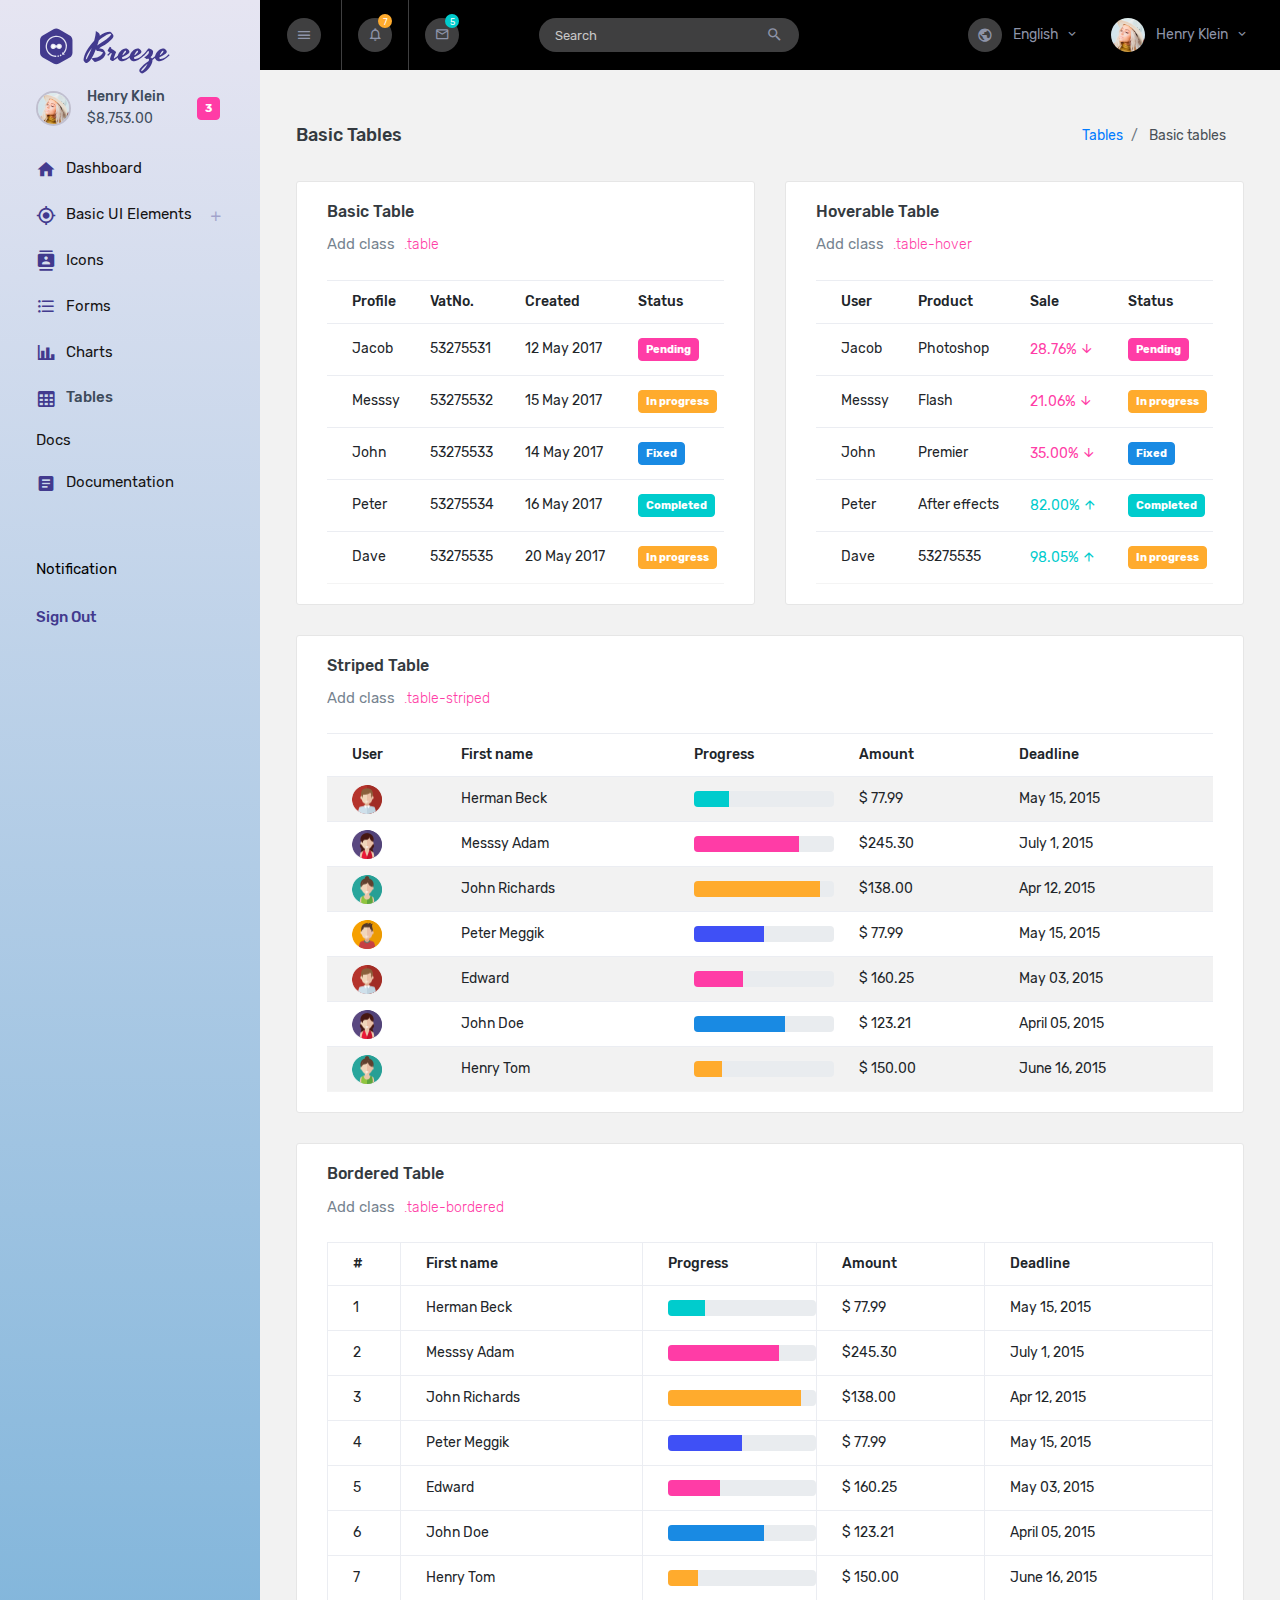
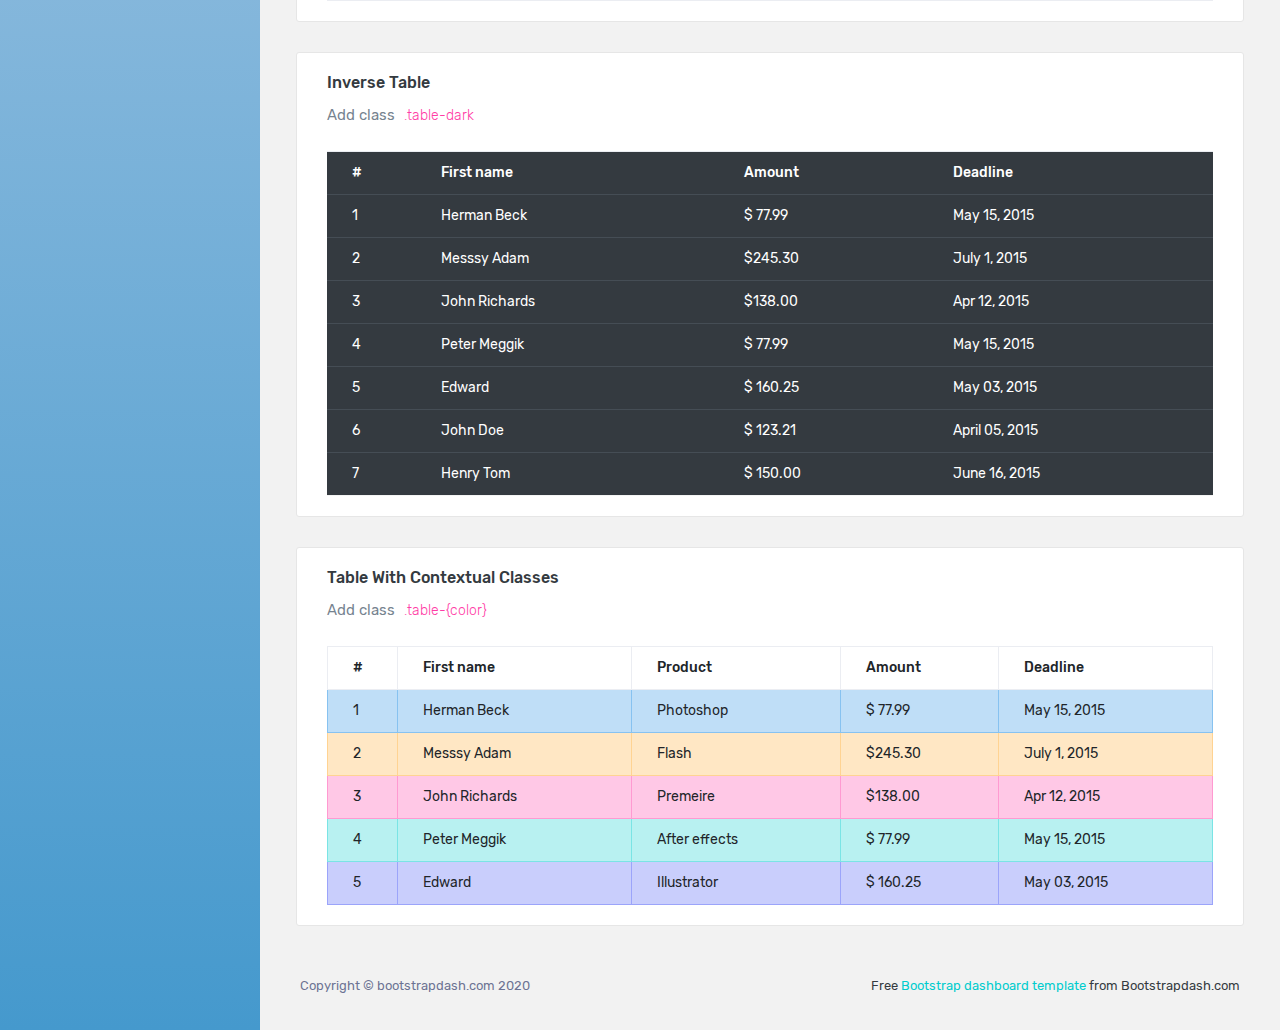
<file: template/pages/tables/basic-table.html>
<!DOCTYPE html>
<html lang="en">
  <head>
    <!-- Required meta tags -->
    <meta charset="utf-8" />
    <meta name="viewport" content="width=device-width, initial-scale=1, shrink-to-fit=no" />
    <title>Breeze Admin</title>
    <link rel="stylesheet" href="../../assets/vendors/mdi/css/materialdesignicons.min.css" />
    <link rel="stylesheet" href="../../assets/vendors/flag-icon-css/css/flag-icon.min.css" />
    <link rel="stylesheet" href="../../assets/vendors/css/vendor.bundle.base.css" />
    <link rel="stylesheet" href="../../assets/css/style.css" />
    <link rel="shortcut icon" href="../../assets/images/favicon.png" />
  </head>
  <body>
    <div class="container-scroller">
      <nav class="sidebar sidebar-offcanvas" id="sidebar">
        <div class="text-center sidebar-brand-wrapper d-flex align-items-center">
          <a class="sidebar-brand brand-logo" href="../../index.html"><img src="../../assets/images/logo.svg" alt="logo" /></a>
          <a class="sidebar-brand brand-logo-mini pl-4 pt-3" href="../../index.html"><img src="../../assets/images/logo-mini.svg" alt="logo" /></a>
        </div>
        <ul class="nav">
          <li class="nav-item nav-profile">
            <a href="#" class="nav-link">
              <div class="nav-profile-image">
                <img src="../../assets/images/faces/face1.jpg" alt="profile" />
                <span class="login-status online"></span>
                <!--change to offline or busy as needed-->
              </div>
              <div class="nav-profile-text d-flex flex-column pr-3">
                <span class="font-weight-medium mb-2">Henry Klein</span>
                <span class="font-weight-normal">$8,753.00</span>
              </div>
              <span class="badge badge-danger text-white ml-3 rounded">3</span>
            </a>
          </li>
          <li class="nav-item">
            <a class="nav-link" href="../../index.html">
              <i class="mdi mdi-home menu-icon"></i>
              <span class="menu-title">Dashboard</span>
            </a>
          </li>
          <li class="nav-item">
            <a class="nav-link" data-toggle="collapse" href="#ui-basic" aria-expanded="false" aria-controls="ui-basic">
              <i class="mdi mdi-crosshairs-gps menu-icon"></i>
              <span class="menu-title">Basic UI Elements</span>
              <i class="menu-arrow"></i>
            </a>
            <div class="collapse" id="ui-basic">
              <ul class="nav flex-column sub-menu">
                <li class="nav-item">
                  <a class="nav-link" href="../../pages/ui-features/buttons.html">Buttons</a>
                </li>
                <li class="nav-item">
                  <a class="nav-link" href="../../pages/ui-features/dropdowns.html">Dropdowns</a>
                </li>
                <li class="nav-item">
                  <a class="nav-link" href="../../pages/ui-features/typography.html">Typography</a>
                </li>
              </ul>
            </div>
          </li>
          <li class="nav-item">
            <a class="nav-link" href="../../pages/icons/mdi.html">
              <i class="mdi mdi-contacts menu-icon"></i>
              <span class="menu-title">Icons</span>
            </a>
          </li>
          <li class="nav-item">
            <a class="nav-link" href="../../pages/forms/basic_elements.html">
              <i class="mdi mdi-format-list-bulleted menu-icon"></i>
              <span class="menu-title">Forms</span>
            </a>
          </li>
          <li class="nav-item">
            <a class="nav-link" href="../../pages/charts/chartjs.html">
              <i class="mdi mdi-chart-bar menu-icon"></i>
              <span class="menu-title">Charts</span>
            </a>
          </li>
          <li class="nav-item">
            <a class="nav-link" href="../../pages/tables/basic-table.html">
              <i class="mdi mdi-table-large menu-icon"></i>
              <span class="menu-title">Tables</span>
            </a>
          </li>
          <li class="nav-item">
            <span class="nav-link" href="#">
              <span class="menu-title">Docs</span>
            </span>
          </li>
          <li class="nav-item">
            <a class="nav-link" href="https://www.bootstrapdash.com/demo/breeze-free/documentation/documentation.html">
              <i class="mdi mdi-file-document-box menu-icon"></i>
              <span class="menu-title">Documentation</span>
            </a>
          </li>
          <li class="nav-item sidebar-actions">
            <div class="nav-link">
              <div class="mt-4">
                <div class="border-none">
                  <p class="text-black">Notification</p>
                </div>
                <ul class="mt-4 pl-0">
                  <li>Sign Out</li>
                </ul>
              </div>
            </div>
          </li>
        </ul>
      </nav>
      <div class="container-fluid page-body-wrapper">
        <div id="theme-settings" class="settings-panel">
          <i class="settings-close mdi mdi-close"></i>
          <p class="settings-heading">SIDEBAR SKINS</p>
          <div class="sidebar-bg-options selected" id="sidebar-default-theme">
            <div class="img-ss rounded-circle bg-light border mr-3"></div> Default
          </div>
          <div class="sidebar-bg-options" id="sidebar-dark-theme">
            <div class="img-ss rounded-circle bg-dark border mr-3"></div> Dark
          </div>
          <p class="settings-heading mt-2">HEADER SKINS</p>
          <div class="color-tiles mx-0 px-4">
            <div class="tiles light"></div>
            <div class="tiles dark"></div>
          </div>
        </div>
        <nav class="navbar col-lg-12 col-12 p-lg-0 fixed-top d-flex flex-row">
          <div class="navbar-menu-wrapper d-flex align-items-stretch justify-content-between">
            <a class="navbar-brand brand-logo-mini align-self-center d-lg-none" href="../../index.html"><img src="../../assets/images/logo-mini.svg" alt="logo" /></a>
            <button class="navbar-toggler navbar-toggler align-self-center mr-2" type="button" data-toggle="minimize">
              <i class="mdi mdi-menu"></i>
            </button>
            <ul class="navbar-nav">
              <li class="nav-item dropdown">
                <a class="nav-link count-indicator dropdown-toggle" id="notificationDropdown" href="#" data-toggle="dropdown">
                  <i class="mdi mdi-bell-outline"></i>
                  <span class="count count-varient1">7</span>
                </a>
                <div class="dropdown-menu navbar-dropdown navbar-dropdown-large preview-list" aria-labelledby="notificationDropdown">
                  <h6 class="p-3 mb-0">Notifications</h6>
                  <a class="dropdown-item preview-item">
                    <div class="preview-thumbnail">
                      <img src="../../assets/images/faces/face4.jpg" alt="" class="profile-pic" />
                    </div>
                    <div class="preview-item-content">
                      <p class="mb-0"> Dany Miles <span class="text-small text-muted">commented on your photo</span>
                      </p>
                    </div>
                  </a>
                  <a class="dropdown-item preview-item">
                    <div class="preview-thumbnail">
                      <img src="../../assets/images/faces/face3.jpg" alt="" class="profile-pic" />
                    </div>
                    <div class="preview-item-content">
                      <p class="mb-0"> James <span class="text-small text-muted">posted a photo on your wall</span>
                      </p>
                    </div>
                  </a>
                  <a class="dropdown-item preview-item">
                    <div class="preview-thumbnail">
                      <img src="../../assets/images/faces/face2.jpg" alt="" class="profile-pic" />
                    </div>
                    <div class="preview-item-content">
                      <p class="mb-0"> Alex <span class="text-small text-muted">just mentioned you in his post</span>
                      </p>
                    </div>
                  </a>
                  <div class="dropdown-divider"></div>
                  <p class="p-3 mb-0">View all activities</p>
                </div>
              </li>
              <li class="nav-item dropdown d-none d-sm-flex">
                <a class="nav-link count-indicator dropdown-toggle" id="messageDropdown" href="#" data-toggle="dropdown">
                  <i class="mdi mdi-email-outline"></i>
                  <span class="count count-varient2">5</span>
                </a>
                <div class="dropdown-menu navbar-dropdown navbar-dropdown-large preview-list" aria-labelledby="messageDropdown">
                  <h6 class="p-3 mb-0">Messages</h6>
                  <a class="dropdown-item preview-item">
                    <div class="preview-item-content flex-grow">
                      <span class="badge badge-pill badge-success">Request</span>
                      <p class="text-small text-muted ellipsis mb-0"> Suport needed for user123 </p>
                    </div>
                    <p class="text-small text-muted align-self-start"> 4:10 PM </p>
                  </a>
                  <a class="dropdown-item preview-item">
                    <div class="preview-item-content flex-grow">
                      <span class="badge badge-pill badge-warning">Invoices</span>
                      <p class="text-small text-muted ellipsis mb-0"> Invoice for order is mailed </p>
                    </div>
                    <p class="text-small text-muted align-self-start"> 4:10 PM </p>
                  </a>
                  <a class="dropdown-item preview-item">
                    <div class="preview-item-content flex-grow">
                      <span class="badge badge-pill badge-danger">Projects</span>
                      <p class="text-small text-muted ellipsis mb-0"> New project will start tomorrow </p>
                    </div>
                    <p class="text-small text-muted align-self-start"> 4:10 PM </p>
                  </a>
                  <h6 class="p-3 mb-0">See all activity</h6>
                </div>
              </li>
              <li class="nav-item nav-search border-0 ml-1 ml-md-3 ml-lg-5 d-none d-md-flex">
                <form class="nav-link form-inline mt-2 mt-md-0">
                  <div class="input-group">
                    <input type="text" class="form-control" placeholder="Search" />
                    <div class="input-group-append">
                      <span class="input-group-text">
                        <i class="mdi mdi-magnify"></i>
                      </span>
                    </div>
                  </div>
                </form>
              </li>
            </ul>
            <ul class="navbar-nav navbar-nav-right ml-lg-auto">
              <li class="nav-item dropdown d-none d-xl-flex border-0">
                <a class="nav-link dropdown-toggle" id="languageDropdown" href="#" data-toggle="dropdown">
                  <i class="mdi mdi-earth"></i> English </a>
                <div class="dropdown-menu navbar-dropdown" aria-labelledby="languageDropdown">
                  <a class="dropdown-item" href="#"> French </a>
                  <a class="dropdown-item" href="#"> Spain </a>
                  <a class="dropdown-item" href="#"> Latin </a>
                  <a class="dropdown-item" href="#"> Japanese </a>
                </div>
              </li>
              <li class="nav-item nav-profile dropdown border-0">
                <a class="nav-link dropdown-toggle" id="profileDropdown" href="#" data-toggle="dropdown">
                  <img class="nav-profile-img mr-2" alt="" src="../../assets/images/faces/face1.jpg" />
                  <span class="profile-name">Henry Klein</span>
                </a>
                <div class="dropdown-menu navbar-dropdown w-100" aria-labelledby="profileDropdown">
                  <a class="dropdown-item" href="#">
                    <i class="mdi mdi-cached mr-2 text-success"></i> Activity Log </a>
                  <a class="dropdown-item" href="#">
                    <i class="mdi mdi-logout mr-2 text-primary"></i> Signout </a>
                </div>
              </li>
            </ul>
            <button class="navbar-toggler navbar-toggler-right d-lg-none align-self-center" type="button" data-toggle="offcanvas">
              <span class="mdi mdi-menu"></span>
            </button>
          </div>
        </nav>
        <div class="main-panel">
          <div class="content-wrapper">
            <div class="page-header">
              <h3 class="page-title">Basic Tables</h3>
              <nav aria-label="breadcrumb">
                <ol class="breadcrumb">
                  <li class="breadcrumb-item"><a href="#">Tables</a></li>
                  <li class="breadcrumb-item active" aria-current="page"> Basic tables </li>
                </ol>
              </nav>
            </div>
            <div class="row">
              <div class="col-lg-6 grid-margin stretch-card">
                <div class="card">
                  <div class="card-body">
                    <h4 class="card-title">Basic Table</h4>
                    <p class="card-description"> Add class <code>.table</code>
                    </p>
                    <div class="table-responsive">
                      <table class="table">
                        <thead>
                          <tr>
                            <th>Profile</th>
                            <th>VatNo.</th>
                            <th>Created</th>
                            <th>Status</th>
                          </tr>
                        </thead>
                        <tbody>
                          <tr>
                            <td>Jacob</td>
                            <td>53275531</td>
                            <td>12 May 2017</td>
                            <td>
                              <label class="badge badge-danger">Pending</label>
                            </td>
                          </tr>
                          <tr>
                            <td>Messsy</td>
                            <td>53275532</td>
                            <td>15 May 2017</td>
                            <td>
                              <label class="badge badge-warning">In progress</label>
                            </td>
                          </tr>
                          <tr>
                            <td>John</td>
                            <td>53275533</td>
                            <td>14 May 2017</td>
                            <td>
                              <label class="badge badge-info">Fixed</label>
                            </td>
                          </tr>
                          <tr>
                            <td>Peter</td>
                            <td>53275534</td>
                            <td>16 May 2017</td>
                            <td>
                              <label class="badge badge-success">Completed</label>
                            </td>
                          </tr>
                          <tr>
                            <td>Dave</td>
                            <td>53275535</td>
                            <td>20 May 2017</td>
                            <td>
                              <label class="badge badge-warning">In progress</label>
                            </td>
                          </tr>
                        </tbody>
                      </table>
                    </div>
                  </div>
                </div>
              </div>
              <div class="col-lg-6 grid-margin stretch-card">
                <div class="card">
                  <div class="card-body">
                    <h4 class="card-title">Hoverable Table</h4>
                    <p class="card-description"> Add class <code>.table-hover</code>
                    </p>
                    <div class="table-responsive">
                      <table class="table table-hover">
                        <thead>
                          <tr>
                            <th>User</th>
                            <th>Product</th>
                            <th>Sale</th>
                            <th>Status</th>
                          </tr>
                        </thead>
                        <tbody>
                          <tr>
                            <td>Jacob</td>
                            <td>Photoshop</td>
                            <td class="text-danger"> 28.76% <i class="mdi mdi-arrow-down"></i>
                            </td>
                            <td>
                              <label class="badge badge-danger">Pending</label>
                            </td>
                          </tr>
                          <tr>
                            <td>Messsy</td>
                            <td>Flash</td>
                            <td class="text-danger"> 21.06% <i class="mdi mdi-arrow-down"></i>
                            </td>
                            <td>
                              <label class="badge badge-warning">In progress</label>
                            </td>
                          </tr>
                          <tr>
                            <td>John</td>
                            <td>Premier</td>
                            <td class="text-danger"> 35.00% <i class="mdi mdi-arrow-down"></i>
                            </td>
                            <td>
                              <label class="badge badge-info">Fixed</label>
                            </td>
                          </tr>
                          <tr>
                            <td>Peter</td>
                            <td>After effects</td>
                            <td class="text-success"> 82.00% <i class="mdi mdi-arrow-up"></i>
                            </td>
                            <td>
                              <label class="badge badge-success">Completed</label>
                            </td>
                          </tr>
                          <tr>
                            <td>Dave</td>
                            <td>53275535</td>
                            <td class="text-success"> 98.05% <i class="mdi mdi-arrow-up"></i>
                            </td>
                            <td>
                              <label class="badge badge-warning">In progress</label>
                            </td>
                          </tr>
                        </tbody>
                      </table>
                    </div>
                  </div>
                </div>
              </div>
              <div class="col-lg-12 grid-margin stretch-card">
                <div class="card">
                  <div class="card-body">
                    <h4 class="card-title">Striped Table</h4>
                    <p class="card-description"> Add class <code>.table-striped</code>
                    </p>
                    <div class="table-responsive">
                      <table class="table table-striped">
                        <thead>
                          <tr>
                            <th>User</th>
                            <th>First name</th>
                            <th>Progress</th>
                            <th>Amount</th>
                            <th>Deadline</th>
                          </tr>
                        </thead>
                        <tbody>
                          <tr>
                            <td class="py-1">
                              <img src="../../assets/images/faces-clipart/pic-1.png" alt="image" />
                            </td>
                            <td>Herman Beck</td>
                            <td>
                              <div class="progress">
                                <div class="progress-bar bg-success" role="progressbar" style="width: 25%;" aria-valuenow="25" aria-valuemin="0" aria-valuemax="100"></div>
                              </div>
                            </td>
                            <td>$ 77.99</td>
                            <td>May 15, 2015</td>
                          </tr>
                          <tr>
                            <td class="py-1">
                              <img src="../../assets/images/faces-clipart/pic-2.png" alt="image" />
                            </td>
                            <td>Messsy Adam</td>
                            <td>
                              <div class="progress">
                                <div class="progress-bar bg-danger" role="progressbar" style="width: 75%;" aria-valuenow="75" aria-valuemin="0" aria-valuemax="100"></div>
                              </div>
                            </td>
                            <td>$245.30</td>
                            <td>July 1, 2015</td>
                          </tr>
                          <tr>
                            <td class="py-1">
                              <img src="../../assets/images/faces-clipart/pic-3.png" alt="image" />
                            </td>
                            <td>John Richards</td>
                            <td>
                              <div class="progress">
                                <div class="progress-bar bg-warning" role="progressbar" style="width: 90%;" aria-valuenow="90" aria-valuemin="0" aria-valuemax="100"></div>
                              </div>
                            </td>
                            <td>$138.00</td>
                            <td>Apr 12, 2015</td>
                          </tr>
                          <tr>
                            <td class="py-1">
                              <img src="../../assets/images/faces-clipart/pic-4.png" alt="image" />
                            </td>
                            <td>Peter Meggik</td>
                            <td>
                              <div class="progress">
                                <div class="progress-bar bg-primary" role="progressbar" style="width: 50%;" aria-valuenow="50" aria-valuemin="0" aria-valuemax="100"></div>
                              </div>
                            </td>
                            <td>$ 77.99</td>
                            <td>May 15, 2015</td>
                          </tr>
                          <tr>
                            <td class="py-1">
                              <img src="../../assets/images/faces-clipart/pic-1.png" alt="image" />
                            </td>
                            <td>Edward</td>
                            <td>
                              <div class="progress">
                                <div class="progress-bar bg-danger" role="progressbar" style="width: 35%;" aria-valuenow="35" aria-valuemin="0" aria-valuemax="100"></div>
                              </div>
                            </td>
                            <td>$ 160.25</td>
                            <td>May 03, 2015</td>
                          </tr>
                          <tr>
                            <td class="py-1">
                              <img src="../../assets/images/faces-clipart/pic-2.png" alt="image" />
                            </td>
                            <td>John Doe</td>
                            <td>
                              <div class="progress">
                                <div class="progress-bar bg-info" role="progressbar" style="width: 65%;" aria-valuenow="65" aria-valuemin="0" aria-valuemax="100"></div>
                              </div>
                            </td>
                            <td>$ 123.21</td>
                            <td>April 05, 2015</td>
                          </tr>
                          <tr>
                            <td class="py-1">
                              <img src="../../assets/images/faces-clipart/pic-3.png" alt="image" />
                            </td>
                            <td>Henry Tom</td>
                            <td>
                              <div class="progress">
                                <div class="progress-bar bg-warning" role="progressbar" style="width: 20%;" aria-valuenow="20" aria-valuemin="0" aria-valuemax="100"></div>
                              </div>
                            </td>
                            <td>$ 150.00</td>
                            <td>June 16, 2015</td>
                          </tr>
                        </tbody>
                      </table>
                    </div>
                  </div>
                </div>
              </div>
              <div class="col-lg-12 grid-margin stretch-card">
                <div class="card">
                  <div class="card-body">
                    <h4 class="card-title">Bordered table</h4>
                    <p class="card-description"> Add class <code>.table-bordered</code>
                    </p>
                    <div class="table-responsive">
                      <table class="table table-bordered">
                        <thead>
                          <tr>
                            <th>#</th>
                            <th>First name</th>
                            <th>Progress</th>
                            <th>Amount</th>
                            <th>Deadline</th>
                          </tr>
                        </thead>
                        <tbody>
                          <tr>
                            <td>1</td>
                            <td>Herman Beck</td>
                            <td>
                              <div class="progress">
                                <div class="progress-bar bg-success" role="progressbar" style="width: 25%;" aria-valuenow="25" aria-valuemin="0" aria-valuemax="100"></div>
                              </div>
                            </td>
                            <td>$ 77.99</td>
                            <td>May 15, 2015</td>
                          </tr>
                          <tr>
                            <td>2</td>
                            <td>Messsy Adam</td>
                            <td>
                              <div class="progress">
                                <div class="progress-bar bg-danger" role="progressbar" style="width: 75%;" aria-valuenow="75" aria-valuemin="0" aria-valuemax="100"></div>
                              </div>
                            </td>
                            <td>$245.30</td>
                            <td>July 1, 2015</td>
                          </tr>
                          <tr>
                            <td>3</td>
                            <td>John Richards</td>
                            <td>
                              <div class="progress">
                                <div class="progress-bar bg-warning" role="progressbar" style="width: 90%;" aria-valuenow="90" aria-valuemin="0" aria-valuemax="100"></div>
                              </div>
                            </td>
                            <td>$138.00</td>
                            <td>Apr 12, 2015</td>
                          </tr>
                          <tr>
                            <td>4</td>
                            <td>Peter Meggik</td>
                            <td>
                              <div class="progress">
                                <div class="progress-bar bg-primary" role="progressbar" style="width: 50%;" aria-valuenow="50" aria-valuemin="0" aria-valuemax="100"></div>
                              </div>
                            </td>
                            <td>$ 77.99</td>
                            <td>May 15, 2015</td>
                          </tr>
                          <tr>
                            <td>5</td>
                            <td>Edward</td>
                            <td>
                              <div class="progress">
                                <div class="progress-bar bg-danger" role="progressbar" style="width: 35%;" aria-valuenow="35" aria-valuemin="0" aria-valuemax="100"></div>
                              </div>
                            </td>
                            <td>$ 160.25</td>
                            <td>May 03, 2015</td>
                          </tr>
                          <tr>
                            <td>6</td>
                            <td>John Doe</td>
                            <td>
                              <div class="progress">
                                <div class="progress-bar bg-info" role="progressbar" style="width: 65%;" aria-valuenow="65" aria-valuemin="0" aria-valuemax="100"></div>
                              </div>
                            </td>
                            <td>$ 123.21</td>
                            <td>April 05, 2015</td>
                          </tr>
                          <tr>
                            <td>7</td>
                            <td>Henry Tom</td>
                            <td>
                              <div class="progress">
                                <div class="progress-bar bg-warning" role="progressbar" style="width: 20%;" aria-valuenow="20" aria-valuemin="0" aria-valuemax="100"></div>
                              </div>
                            </td>
                            <td>$ 150.00</td>
                            <td>June 16, 2015</td>
                          </tr>
                        </tbody>
                      </table>
                    </div>
                  </div>
                </div>
              </div>
              <div class="col-lg-12 grid-margin stretch-card">
                <div class="card">
                  <div class="card-body">
                    <h4 class="card-title">Inverse table</h4>
                    <p class="card-description"> Add class <code>.table-dark</code>
                    </p>
                    <div class="table-responsive">
                      <table class="table table-dark">
                        <thead>
                          <tr>
                            <th>#</th>
                            <th>First name</th>
                            <th>Amount</th>
                            <th>Deadline</th>
                          </tr>
                        </thead>
                        <tbody>
                          <tr>
                            <td>1</td>
                            <td>Herman Beck</td>
                            <td>$ 77.99</td>
                            <td>May 15, 2015</td>
                          </tr>
                          <tr>
                            <td>2</td>
                            <td>Messsy Adam</td>
                            <td>$245.30</td>
                            <td>July 1, 2015</td>
                          </tr>
                          <tr>
                            <td>3</td>
                            <td>John Richards</td>
                            <td>$138.00</td>
                            <td>Apr 12, 2015</td>
                          </tr>
                          <tr>
                            <td>4</td>
                            <td>Peter Meggik</td>
                            <td>$ 77.99</td>
                            <td>May 15, 2015</td>
                          </tr>
                          <tr>
                            <td>5</td>
                            <td>Edward</td>
                            <td>$ 160.25</td>
                            <td>May 03, 2015</td>
                          </tr>
                          <tr>
                            <td>6</td>
                            <td>John Doe</td>
                            <td>$ 123.21</td>
                            <td>April 05, 2015</td>
                          </tr>
                          <tr>
                            <td>7</td>
                            <td>Henry Tom</td>
                            <td>$ 150.00</td>
                            <td>June 16, 2015</td>
                          </tr>
                        </tbody>
                      </table>
                    </div>
                  </div>
                </div>
              </div>
              <div class="col-lg-12 stretch-card">
                <div class="card">
                  <div class="card-body">
                    <h4 class="card-title">Table with contextual classes</h4>
                    <p class="card-description"> Add class <code>.table-{color}</code>
                    </p>
                    <div class="table-responsive">
                      <table class="table table-bordered">
                        <thead>
                          <tr>
                            <th>#</th>
                            <th>First name</th>
                            <th>Product</th>
                            <th>Amount</th>
                            <th>Deadline</th>
                          </tr>
                        </thead>
                        <tbody>
                          <tr class="table-info">
                            <td>1</td>
                            <td>Herman Beck</td>
                            <td>Photoshop</td>
                            <td>$ 77.99</td>
                            <td>May 15, 2015</td>
                          </tr>
                          <tr class="table-warning">
                            <td>2</td>
                            <td>Messsy Adam</td>
                            <td>Flash</td>
                            <td>$245.30</td>
                            <td>July 1, 2015</td>
                          </tr>
                          <tr class="table-danger">
                            <td>3</td>
                            <td>John Richards</td>
                            <td>Premeire</td>
                            <td>$138.00</td>
                            <td>Apr 12, 2015</td>
                          </tr>
                          <tr class="table-success">
                            <td>4</td>
                            <td>Peter Meggik</td>
                            <td>After effects</td>
                            <td>$ 77.99</td>
                            <td>May 15, 2015</td>
                          </tr>
                          <tr class="table-primary">
                            <td>5</td>
                            <td>Edward</td>
                            <td>Illustrator</td>
                            <td>$ 160.25</td>
                            <td>May 03, 2015</td>
                          </tr>
                        </tbody>
                      </table>
                    </div>
                  </div>
                </div>
              </div>
            </div>
          </div>
          <footer class="footer">
            <div class="d-sm-flex justify-content-center justify-content-sm-between">
              <span class="text-muted d-block text-center text-sm-left d-sm-inline-block">Copyright © bootstrapdash.com 2020</span>
              <span class="float-none float-sm-right d-block mt-1 mt-sm-0 text-center"> Free <a href="https://www.bootstrapdash.com/" target="_blank">Bootstrap dashboard template</a> from Bootstrapdash.com</span>
            </div>
          </footer>
        </div>
        <!-- main-panel ends -->
      </div>
      <!-- page-body-wrapper ends -->
    </div>
    <!-- container-scroller -->
    <script src="../../assets/vendors/js/vendor.bundle.base.js"></script>
    <script src="../../assets/js/off-canvas.js"></script>
    <script src="../../assets/js/hoverable-collapse.js"></script>
    <script src="../../assets/js/misc.js"></script>
  </body>
</html>
</file>
<file: Breeze-Free-Bootstrap-Admin-Template-1.0.0/template/assets/vendors/css/vendor.bundle.base.css>
/*
 * Container style
 */
.ps {
  overflow: hidden !important;
  overflow-anchor: none;
  -ms-overflow-style: none;
  touch-action: auto;
  -ms-touch-action: auto;
}

/*
 * Scrollbar rail styles
 */
.ps__rail-x {
  display: none;
  opacity: 0;
  transition: background-color .2s linear, opacity .2s linear;
  -webkit-transition: background-color .2s linear, opacity .2s linear;
  height: 15px;
  /* there must be 'bottom' or 'top' for ps__rail-x */
  bottom: 0px;
  /* please don't change 'position' */
  position: absolute;
}

.ps__rail-y {
  display: none;
  opacity: 0;
  transition: background-color .2s linear, opacity .2s linear;
  -webkit-transition: background-color .2s linear, opacity .2s linear;
  width: 15px;
  /* there must be 'right' or 'left' for ps__rail-y */
  right: 0;
  /* please don't change 'position' */
  position: absolute;
}

.ps--active-x > .ps__rail-x,
.ps--active-y > .ps__rail-y {
  display: block;
  background-color: transparent;
}

.ps:hover > .ps__rail-x,
.ps:hover > .ps__rail-y,
.ps--focus > .ps__rail-x,
.ps--focus > .ps__rail-y,
.ps--scrolling-x > .ps__rail-x,
.ps--scrolling-y > .ps__rail-y {
  opacity: 0.6;
}

.ps .ps__rail-x:hover,
.ps .ps__rail-y:hover,
.ps .ps__rail-x:focus,
.ps .ps__rail-y:focus,
.ps .ps__rail-x.ps--clicking,
.ps .ps__rail-y.ps--clicking {
  background-color: #eee;
  opacity: 0.9;
}

/*
 * Scrollbar thumb styles
 */
.ps__thumb-x {
  background-color: #aaa;
  border-radius: 6px;
  transition: background-color .2s linear, height .2s ease-in-out;
  -webkit-transition: background-color .2s linear, height .2s ease-in-out;
  height: 6px;
  /* there must be 'bottom' for ps__thumb-x */
  bottom: 2px;
  /* please don't change 'position' */
  position: absolute;
}

.ps__thumb-y {
  background-color: #aaa;
  border-radius: 6px;
  transition: background-color .2s linear, width .2s ease-in-out;
  -webkit-transition: background-color .2s linear, width .2s ease-in-out;
  width: 6px;
  /* there must be 'right' for ps__thumb-y */
  right: 2px;
  /* please don't change 'position' */
  position: absolute;
}

.ps__rail-x:hover > .ps__thumb-x,
.ps__rail-x:focus > .ps__thumb-x,
.ps__rail-x.ps--clicking .ps__thumb-x {
  background-color: #999;
  height: 11px;
}

.ps__rail-y:hover > .ps__thumb-y,
.ps__rail-y:focus > .ps__thumb-y,
.ps__rail-y.ps--clicking .ps__thumb-y {
  background-color: #999;
  width: 11px;
}

/* MS supports */
@supports (-ms-overflow-style: none) {
  .ps {
    overflow: auto !important;
  }
}

@media screen and (-ms-high-contrast: active), (-ms-high-contrast: none) {
  .ps {
    overflow: auto !important;
  }
}
</file>
<file: template/assets/vendors/css/vendor.bundle.base.css>
/*
 * Container style
 */
.ps {
  overflow: hidden !important;
  overflow-anchor: none;
  -ms-overflow-style: none;
  touch-action: auto;
  -ms-touch-action: auto;
}

/*
 * Scrollbar rail styles
 */
.ps__rail-x {
  display: none;
  opacity: 0;
  transition: background-color .2s linear, opacity .2s linear;
  -webkit-transition: background-color .2s linear, opacity .2s linear;
  height: 15px;
  /* there must be 'bottom' or 'top' for ps__rail-x */
  bottom: 0px;
  /* please don't change 'position' */
  position: absolute;
}

.ps__rail-y {
  display: none;
  opacity: 0;
  transition: background-color .2s linear, opacity .2s linear;
  -webkit-transition: background-color .2s linear, opacity .2s linear;
  width: 15px;
  /* there must be 'right' or 'left' for ps__rail-y */
  right: 0;
  /* please don't change 'position' */
  position: absolute;
}

.ps--active-x > .ps__rail-x,
.ps--active-y > .ps__rail-y {
  display: block;
  background-color: transparent;
}

.ps:hover > .ps__rail-x,
.ps:hover > .ps__rail-y,
.ps--focus > .ps__rail-x,
.ps--focus > .ps__rail-y,
.ps--scrolling-x > .ps__rail-x,
.ps--scrolling-y > .ps__rail-y {
  opacity: 0.6;
}

.ps .ps__rail-x:hover,
.ps .ps__rail-y:hover,
.ps .ps__rail-x:focus,
.ps .ps__rail-y:focus,
.ps .ps__rail-x.ps--clicking,
.ps .ps__rail-y.ps--clicking {
  background-color: #eee;
  opacity: 0.9;
}

/*
 * Scrollbar thumb styles
 */
.ps__thumb-x {
  background-color: #aaa;
  border-radius: 6px;
  transition: background-color .2s linear, height .2s ease-in-out;
  -webkit-transition: background-color .2s linear, height .2s ease-in-out;
  height: 6px;
  /* there must be 'bottom' for ps__thumb-x */
  bottom: 2px;
  /* please don't change 'position' */
  position: absolute;
}

.ps__thumb-y {
  background-color: #aaa;
  border-radius: 6px;
  transition: background-color .2s linear, width .2s ease-in-out;
  -webkit-transition: background-color .2s linear, width .2s ease-in-out;
  width: 6px;
  /* there must be 'right' for ps__thumb-y */
  right: 2px;
  /* please don't change 'position' */
  position: absolute;
}

.ps__rail-x:hover > .ps__thumb-x,
.ps__rail-x:focus > .ps__thumb-x,
.ps__rail-x.ps--clicking .ps__thumb-x {
  background-color: #999;
  height: 11px;
}

.ps__rail-y:hover > .ps__thumb-y,
.ps__rail-y:focus > .ps__thumb-y,
.ps__rail-y.ps--clicking .ps__thumb-y {
  background-color: #999;
  width: 11px;
}

/* MS supports */
@supports (-ms-overflow-style: none) {
  .ps {
    overflow: auto !important;
  }
}

@media screen and (-ms-high-contrast: active), (-ms-high-contrast: none) {
  .ps {
    overflow: auto !important;
  }
}
</file>
<file: Breeze-Free-Bootstrap-Admin-Template-1.0.0/template/assets/vendors/flag-icon-css/css/flag-icon.min.css>
.flag-icon-background{background-size:contain;background-position:50%;background-repeat:no-repeat}.flag-icon{background-size:contain;background-position:50%;background-repeat:no-repeat;position:relative;display:inline-block;width:1.33333333em;line-height:1em}.flag-icon:before{content:'\00a0'}.flag-icon.flag-icon-squared{width:1em}.flag-icon-ad{background-image:url(../flags/4x3/ad.svg)}.flag-icon-ad.flag-icon-squared{background-image:url(../flags/1x1/ad.svg)}.flag-icon-ae{background-image:url(../flags/4x3/ae.svg)}.flag-icon-ae.flag-icon-squared{background-image:url(../flags/1x1/ae.svg)}.flag-icon-af{background-image:url(../flags/4x3/af.svg)}.flag-icon-af.flag-icon-squared{background-image:url(../flags/1x1/af.svg)}.flag-icon-ag{background-image:url(../flags/4x3/ag.svg)}.flag-icon-ag.flag-icon-squared{background-image:url(../flags/1x1/ag.svg)}.flag-icon-ai{background-image:url(../flags/4x3/ai.svg)}.flag-icon-ai.flag-icon-squared{background-image:url(../flags/1x1/ai.svg)}.flag-icon-al{background-image:url(../flags/4x3/al.svg)}.flag-icon-al.flag-icon-squared{background-image:url(../flags/1x1/al.svg)}.flag-icon-am{background-image:url(../flags/4x3/am.svg)}.flag-icon-am.flag-icon-squared{background-image:url(../flags/1x1/am.svg)}.flag-icon-ao{background-image:url(../flags/4x3/ao.svg)}.flag-icon-ao.flag-icon-squared{background-image:url(../flags/1x1/ao.svg)}.flag-icon-aq{background-image:url(../flags/4x3/aq.svg)}.flag-icon-aq.flag-icon-squared{background-image:url(../flags/1x1/aq.svg)}.flag-icon-ar{background-image:url(../flags/4x3/ar.svg)}.flag-icon-ar.flag-icon-squared{background-image:url(../flags/1x1/ar.svg)}.flag-icon-as{background-image:url(../flags/4x3/as.svg)}.flag-icon-as.flag-icon-squared{background-image:url(../flags/1x1/as.svg)}.flag-icon-at{background-image:url(../flags/4x3/at.svg)}.flag-icon-at.flag-icon-squared{background-image:url(../flags/1x1/at.svg)}.flag-icon-au{background-image:url(../flags/4x3/au.svg)}.flag-icon-au.flag-icon-squared{background-image:url(../flags/1x1/au.svg)}.flag-icon-aw{background-image:url(../flags/4x3/aw.svg)}.flag-icon-aw.flag-icon-squared{background-image:url(../flags/1x1/aw.svg)}.flag-icon-ax{background-image:url(../flags/4x3/ax.svg)}.flag-icon-ax.flag-icon-squared{background-image:url(../flags/1x1/ax.svg)}.flag-icon-az{background-image:url(../flags/4x3/az.svg)}.flag-icon-az.flag-icon-squared{background-image:url(../flags/1x1/az.svg)}.flag-icon-ba{background-image:url(../flags/4x3/ba.svg)}.flag-icon-ba.flag-icon-squared{background-image:url(../flags/1x1/ba.svg)}.flag-icon-bb{background-image:url(../flags/4x3/bb.svg)}.flag-icon-bb.flag-icon-squared{background-image:url(../flags/1x1/bb.svg)}.flag-icon-bd{background-image:url(../flags/4x3/bd.svg)}.flag-icon-bd.flag-icon-squared{background-image:url(../flags/1x1/bd.svg)}.flag-icon-be{background-image:url(../flags/4x3/be.svg)}.flag-icon-be.flag-icon-squared{background-image:url(../flags/1x1/be.svg)}.flag-icon-bf{background-image:url(../flags/4x3/bf.svg)}.flag-icon-bf.flag-icon-squared{background-image:url(../flags/1x1/bf.svg)}.flag-icon-bg{background-image:url(../flags/4x3/bg.svg)}.flag-icon-bg.flag-icon-squared{background-image:url(../flags/1x1/bg.svg)}.flag-icon-bh{background-image:url(../flags/4x3/bh.svg)}.flag-icon-bh.flag-icon-squared{background-image:url(../flags/1x1/bh.svg)}.flag-icon-bi{background-image:url(../flags/4x3/bi.svg)}.flag-icon-bi.flag-icon-squared{background-image:url(../flags/1x1/bi.svg)}.flag-icon-bj{background-image:url(../flags/4x3/bj.svg)}.flag-icon-bj.flag-icon-squared{background-image:url(../flags/1x1/bj.svg)}.flag-icon-bl{background-image:url(../flags/4x3/bl.svg)}.flag-icon-bl.flag-icon-squared{background-image:url(../flags/1x1/bl.svg)}.flag-icon-bm{background-image:url(../flags/4x3/bm.svg)}.flag-icon-bm.flag-icon-squared{background-image:url(../flags/1x1/bm.svg)}.flag-icon-bn{background-image:url(../flags/4x3/bn.svg)}.flag-icon-bn.flag-icon-squared{background-image:url(../flags/1x1/bn.svg)}.flag-icon-bo{background-image:url(../flags/4x3/bo.svg)}.flag-icon-bo.flag-icon-squared{background-image:url(../flags/1x1/bo.svg)}.flag-icon-bq{background-image:url(../flags/4x3/bq.svg)}.flag-icon-bq.flag-icon-squared{background-image:url(../flags/1x1/bq.svg)}.flag-icon-br{background-image:url(../flags/4x3/br.svg)}.flag-icon-br.flag-icon-squared{background-image:url(../flags/1x1/br.svg)}.flag-icon-bs{background-image:url(../flags/4x3/bs.svg)}.flag-icon-bs.flag-icon-squared{background-image:url(../flags/1x1/bs.svg)}.flag-icon-bt{background-image:url(../flags/4x3/bt.svg)}.flag-icon-bt.flag-icon-squared{background-image:url(../flags/1x1/bt.svg)}.flag-icon-bv{background-image:url(../flags/4x3/bv.svg)}.flag-icon-bv.flag-icon-squared{background-image:url(../flags/1x1/bv.svg)}.flag-icon-bw{background-image:url(../flags/4x3/bw.svg)}.flag-icon-bw.flag-icon-squared{background-image:url(../flags/1x1/bw.svg)}.flag-icon-by{background-image:url(../flags/4x3/by.svg)}.flag-icon-by.flag-icon-squared{background-image:url(../flags/1x1/by.svg)}.flag-icon-bz{background-image:url(../flags/4x3/bz.svg)}.flag-icon-bz.flag-icon-squared{background-image:url(../flags/1x1/bz.svg)}.flag-icon-ca{background-image:url(../flags/4x3/ca.svg)}.flag-icon-ca.flag-icon-squared{background-image:url(../flags/1x1/ca.svg)}.flag-icon-cc{background-image:url(../flags/4x3/cc.svg)}.flag-icon-cc.flag-icon-squared{background-image:url(../flags/1x1/cc.svg)}.flag-icon-cd{background-image:url(../flags/4x3/cd.svg)}.flag-icon-cd.flag-icon-squared{background-image:url(../flags/1x1/cd.svg)}.flag-icon-cf{background-image:url(../flags/4x3/cf.svg)}.flag-icon-cf.flag-icon-squared{background-image:url(../flags/1x1/cf.svg)}.flag-icon-cg{background-image:url(../flags/4x3/cg.svg)}.flag-icon-cg.flag-icon-squared{background-image:url(../flags/1x1/cg.svg)}.flag-icon-ch{background-image:url(../flags/4x3/ch.svg)}.flag-icon-ch.flag-icon-squared{background-image:url(../flags/1x1/ch.svg)}.flag-icon-ci{background-image:url(../flags/4x3/ci.svg)}.flag-icon-ci.flag-icon-squared{background-image:url(../flags/1x1/ci.svg)}.flag-icon-ck{background-image:url(../flags/4x3/ck.svg)}.flag-icon-ck.flag-icon-squared{background-image:url(../flags/1x1/ck.svg)}.flag-icon-cl{background-image:url(../flags/4x3/cl.svg)}.flag-icon-cl.flag-icon-squared{background-image:url(../flags/1x1/cl.svg)}.flag-icon-cm{background-image:url(../flags/4x3/cm.svg)}.flag-icon-cm.flag-icon-squared{background-image:url(../flags/1x1/cm.svg)}.flag-icon-cn{background-image:url(../flags/4x3/cn.svg)}.flag-icon-cn.flag-icon-squared{background-image:url(../flags/1x1/cn.svg)}.flag-icon-co{background-image:url(../flags/4x3/co.svg)}.flag-icon-co.flag-icon-squared{background-image:url(../flags/1x1/co.svg)}.flag-icon-cr{background-image:url(../flags/4x3/cr.svg)}.flag-icon-cr.flag-icon-squared{background-image:url(../flags/1x1/cr.svg)}.flag-icon-cu{background-image:url(../flags/4x3/cu.svg)}.flag-icon-cu.flag-icon-squared{background-image:url(../flags/1x1/cu.svg)}.flag-icon-cv{background-image:url(../flags/4x3/cv.svg)}.flag-icon-cv.flag-icon-squared{background-image:url(../flags/1x1/cv.svg)}.flag-icon-cw{background-image:url(../flags/4x3/cw.svg)}.flag-icon-cw.flag-icon-squared{background-image:url(../flags/1x1/cw.svg)}.flag-icon-cx{background-image:url(../flags/4x3/cx.svg)}.flag-icon-cx.flag-icon-squared{background-image:url(../flags/1x1/cx.svg)}.flag-icon-cy{background-image:url(../flags/4x3/cy.svg)}.flag-icon-cy.flag-icon-squared{background-image:url(../flags/1x1/cy.svg)}.flag-icon-cz{background-image:url(../flags/4x3/cz.svg)}.flag-icon-cz.flag-icon-squared{background-image:url(../flags/1x1/cz.svg)}.flag-icon-de{background-image:url(../flags/4x3/de.svg)}.flag-icon-de.flag-icon-squared{background-image:url(../flags/1x1/de.svg)}.flag-icon-dj{background-image:url(../flags/4x3/dj.svg)}.flag-icon-dj.flag-icon-squared{background-image:url(../flags/1x1/dj.svg)}.flag-icon-dk{background-image:url(../flags/4x3/dk.svg)}.flag-icon-dk.flag-icon-squared{background-image:url(../flags/1x1/dk.svg)}.flag-icon-dm{background-image:url(../flags/4x3/dm.svg)}.flag-icon-dm.flag-icon-squared{background-image:url(../flags/1x1/dm.svg)}.flag-icon-do{background-image:url(../flags/4x3/do.svg)}.flag-icon-do.flag-icon-squared{background-image:url(../flags/1x1/do.svg)}.flag-icon-dz{background-image:url(../flags/4x3/dz.svg)}.flag-icon-dz.flag-icon-squared{background-image:url(../flags/1x1/dz.svg)}.flag-icon-ec{background-image:url(../flags/4x3/ec.svg)}.flag-icon-ec.flag-icon-squared{background-image:url(../flags/1x1/ec.svg)}.flag-icon-ee{background-image:url(../flags/4x3/ee.svg)}.flag-icon-ee.flag-icon-squared{background-image:url(../flags/1x1/ee.svg)}.flag-icon-eg{background-image:url(../flags/4x3/eg.svg)}.flag-icon-eg.flag-icon-squared{background-image:url(../flags/1x1/eg.svg)}.flag-icon-eh{background-image:url(../flags/4x3/eh.svg)}.flag-icon-eh.flag-icon-squared{background-image:url(../flags/1x1/eh.svg)}.flag-icon-er{background-image:url(../flags/4x3/er.svg)}.flag-icon-er.flag-icon-squared{background-image:url(../flags/1x1/er.svg)}.flag-icon-es{background-image:url(../flags/4x3/es.svg)}.flag-icon-es.flag-icon-squared{background-image:url(../flags/1x1/es.svg)}.flag-icon-et{background-image:url(../flags/4x3/et.svg)}.flag-icon-et.flag-icon-squared{background-image:url(../flags/1x1/et.svg)}.flag-icon-fi{background-image:url(../flags/4x3/fi.svg)}.flag-icon-fi.flag-icon-squared{background-image:url(../flags/1x1/fi.svg)}.flag-icon-fj{background-image:url(../flags/4x3/fj.svg)}.flag-icon-fj.flag-icon-squared{background-image:url(../flags/1x1/fj.svg)}.flag-icon-fk{background-image:url(../flags/4x3/fk.svg)}.flag-icon-fk.flag-icon-squared{background-image:url(../flags/1x1/fk.svg)}.flag-icon-fm{background-image:url(../flags/4x3/fm.svg)}.flag-icon-fm.flag-icon-squared{background-image:url(../flags/1x1/fm.svg)}.flag-icon-fo{background-image:url(../flags/4x3/fo.svg)}.flag-icon-fo.flag-icon-squared{background-image:url(../flags/1x1/fo.svg)}.flag-icon-fr{background-image:url(../flags/4x3/fr.svg)}.flag-icon-fr.flag-icon-squared{background-image:url(../flags/1x1/fr.svg)}.flag-icon-ga{background-image:url(../flags/4x3/ga.svg)}.flag-icon-ga.flag-icon-squared{background-image:url(../flags/1x1/ga.svg)}.flag-icon-gb{background-image:url(../flags/4x3/gb.svg)}.flag-icon-gb.flag-icon-squared{background-image:url(../flags/1x1/gb.svg)}.flag-icon-gd{background-image:url(../flags/4x3/gd.svg)}.flag-icon-gd.flag-icon-squared{background-image:url(../flags/1x1/gd.svg)}.flag-icon-ge{background-image:url(../flags/4x3/ge.svg)}.flag-icon-ge.flag-icon-squared{background-image:url(../flags/1x1/ge.svg)}.flag-icon-gf{background-image:url(../flags/4x3/gf.svg)}.flag-icon-gf.flag-icon-squared{background-image:url(../flags/1x1/gf.svg)}.flag-icon-gg{background-image:url(../flags/4x3/gg.svg)}.flag-icon-gg.flag-icon-squared{background-image:url(../flags/1x1/gg.svg)}.flag-icon-gh{background-image:url(../flags/4x3/gh.svg)}.flag-icon-gh.flag-icon-squared{background-image:url(../flags/1x1/gh.svg)}.flag-icon-gi{background-image:url(../flags/4x3/gi.svg)}.flag-icon-gi.flag-icon-squared{background-image:url(../flags/1x1/gi.svg)}.flag-icon-gl{background-image:url(../flags/4x3/gl.svg)}.flag-icon-gl.flag-icon-squared{background-image:url(../flags/1x1/gl.svg)}.flag-icon-gm{background-image:url(../flags/4x3/gm.svg)}.flag-icon-gm.flag-icon-squared{background-image:url(../flags/1x1/gm.svg)}.flag-icon-gn{background-image:url(../flags/4x3/gn.svg)}.flag-icon-gn.flag-icon-squared{background-image:url(../flags/1x1/gn.svg)}.flag-icon-gp{background-image:url(../flags/4x3/gp.svg)}.flag-icon-gp.flag-icon-squared{background-image:url(../flags/1x1/gp.svg)}.flag-icon-gq{background-image:url(../flags/4x3/gq.svg)}.flag-icon-gq.flag-icon-squared{background-image:url(../flags/1x1/gq.svg)}.flag-icon-gr{background-image:url(../flags/4x3/gr.svg)}.flag-icon-gr.flag-icon-squared{background-image:url(../flags/1x1/gr.svg)}.flag-icon-gs{background-image:url(../flags/4x3/gs.svg)}.flag-icon-gs.flag-icon-squared{background-image:url(../flags/1x1/gs.svg)}.flag-icon-gt{background-image:url(../flags/4x3/gt.svg)}.flag-icon-gt.flag-icon-squared{background-image:url(../flags/1x1/gt.svg)}.flag-icon-gu{background-image:url(../flags/4x3/gu.svg)}.flag-icon-gu.flag-icon-squared{background-image:url(../flags/1x1/gu.svg)}.flag-icon-gw{background-image:url(../flags/4x3/gw.svg)}.flag-icon-gw.flag-icon-squared{background-image:url(../flags/1x1/gw.svg)}.flag-icon-gy{background-image:url(../flags/4x3/gy.svg)}.flag-icon-gy.flag-icon-squared{background-image:url(../flags/1x1/gy.svg)}.flag-icon-hk{background-image:url(../flags/4x3/hk.svg)}.flag-icon-hk.flag-icon-squared{background-image:url(../flags/1x1/hk.svg)}.flag-icon-hm{background-image:url(../flags/4x3/hm.svg)}.flag-icon-hm.flag-icon-squared{background-image:url(../flags/1x1/hm.svg)}.flag-icon-hn{background-image:url(../flags/4x3/hn.svg)}.flag-icon-hn.flag-icon-squared{background-image:url(../flags/1x1/hn.svg)}.flag-icon-hr{background-image:url(../flags/4x3/hr.svg)}.flag-icon-hr.flag-icon-squared{background-image:url(../flags/1x1/hr.svg)}.flag-icon-ht{background-image:url(../flags/4x3/ht.svg)}.flag-icon-ht.flag-icon-squared{background-image:url(../flags/1x1/ht.svg)}.flag-icon-hu{background-image:url(../flags/4x3/hu.svg)}.flag-icon-hu.flag-icon-squared{background-image:url(../flags/1x1/hu.svg)}.flag-icon-id{background-image:url(../flags/4x3/id.svg)}.flag-icon-id.flag-icon-squared{background-image:url(../flags/1x1/id.svg)}.flag-icon-ie{background-image:url(../flags/4x3/ie.svg)}.flag-icon-ie.flag-icon-squared{background-image:url(../flags/1x1/ie.svg)}.flag-icon-il{background-image:url(../flags/4x3/il.svg)}.flag-icon-il.flag-icon-squared{background-image:url(../flags/1x1/il.svg)}.flag-icon-im{background-image:url(../flags/4x3/im.svg)}.flag-icon-im.flag-icon-squared{background-image:url(../flags/1x1/im.svg)}.flag-icon-in{background-image:url(../flags/4x3/in.svg)}.flag-icon-in.flag-icon-squared{background-image:url(../flags/1x1/in.svg)}.flag-icon-io{background-image:url(../flags/4x3/io.svg)}.flag-icon-io.flag-icon-squared{background-image:url(../flags/1x1/io.svg)}.flag-icon-iq{background-image:url(../flags/4x3/iq.svg)}.flag-icon-iq.flag-icon-squared{background-image:url(../flags/1x1/iq.svg)}.flag-icon-ir{background-image:url(../flags/4x3/ir.svg)}.flag-icon-ir.flag-icon-squared{background-image:url(../flags/1x1/ir.svg)}.flag-icon-is{background-image:url(../flags/4x3/is.svg)}.flag-icon-is.flag-icon-squared{background-image:url(../flags/1x1/is.svg)}.flag-icon-it{background-image:url(../flags/4x3/it.svg)}.flag-icon-it.flag-icon-squared{background-image:url(../flags/1x1/it.svg)}.flag-icon-je{background-image:url(../flags/4x3/je.svg)}.flag-icon-je.flag-icon-squared{background-image:url(../flags/1x1/je.svg)}.flag-icon-jm{background-image:url(../flags/4x3/jm.svg)}.flag-icon-jm.flag-icon-squared{background-image:url(../flags/1x1/jm.svg)}.flag-icon-jo{background-image:url(../flags/4x3/jo.svg)}.flag-icon-jo.flag-icon-squared{background-image:url(../flags/1x1/jo.svg)}.flag-icon-jp{background-image:url(../flags/4x3/jp.svg)}.flag-icon-jp.flag-icon-squared{background-image:url(../flags/1x1/jp.svg)}.flag-icon-ke{background-image:url(../flags/4x3/ke.svg)}.flag-icon-ke.flag-icon-squared{background-image:url(../flags/1x1/ke.svg)}.flag-icon-kg{background-image:url(../flags/4x3/kg.svg)}.flag-icon-kg.flag-icon-squared{background-image:url(../flags/1x1/kg.svg)}.flag-icon-kh{background-image:url(../flags/4x3/kh.svg)}.flag-icon-kh.flag-icon-squared{background-image:url(../flags/1x1/kh.svg)}.flag-icon-ki{background-image:url(../flags/4x3/ki.svg)}.flag-icon-ki.flag-icon-squared{background-image:url(../flags/1x1/ki.svg)}.flag-icon-km{background-image:url(../flags/4x3/km.svg)}.flag-icon-km.flag-icon-squared{background-image:url(../flags/1x1/km.svg)}.flag-icon-kn{background-image:url(../flags/4x3/kn.svg)}.flag-icon-kn.flag-icon-squared{background-image:url(../flags/1x1/kn.svg)}.flag-icon-kp{background-image:url(../flags/4x3/kp.svg)}.flag-icon-kp.flag-icon-squared{background-image:url(../flags/1x1/kp.svg)}.flag-icon-kr{background-image:url(../flags/4x3/kr.svg)}.flag-icon-kr.flag-icon-squared{background-image:url(../flags/1x1/kr.svg)}.flag-icon-kw{background-image:url(../flags/4x3/kw.svg)}.flag-icon-kw.flag-icon-squared{background-image:url(../flags/1x1/kw.svg)}.flag-icon-ky{background-image:url(../flags/4x3/ky.svg)}.flag-icon-ky.flag-icon-squared{background-image:url(../flags/1x1/ky.svg)}.flag-icon-kz{background-image:url(../flags/4x3/kz.svg)}.flag-icon-kz.flag-icon-squared{background-image:url(../flags/1x1/kz.svg)}.flag-icon-la{background-image:url(../flags/4x3/la.svg)}.flag-icon-la.flag-icon-squared{background-image:url(../flags/1x1/la.svg)}.flag-icon-lb{background-image:url(../flags/4x3/lb.svg)}.flag-icon-lb.flag-icon-squared{background-image:url(../flags/1x1/lb.svg)}.flag-icon-lc{background-image:url(../flags/4x3/lc.svg)}.flag-icon-lc.flag-icon-squared{background-image:url(../flags/1x1/lc.svg)}.flag-icon-li{background-image:url(../flags/4x3/li.svg)}.flag-icon-li.flag-icon-squared{background-image:url(../flags/1x1/li.svg)}.flag-icon-lk{background-image:url(../flags/4x3/lk.svg)}.flag-icon-lk.flag-icon-squared{background-image:url(../flags/1x1/lk.svg)}.flag-icon-lr{background-image:url(../flags/4x3/lr.svg)}.flag-icon-lr.flag-icon-squared{background-image:url(../flags/1x1/lr.svg)}.flag-icon-ls{background-image:url(../flags/4x3/ls.svg)}.flag-icon-ls.flag-icon-squared{background-image:url(../flags/1x1/ls.svg)}.flag-icon-lt{background-image:url(../flags/4x3/lt.svg)}.flag-icon-lt.flag-icon-squared{background-image:url(../flags/1x1/lt.svg)}.flag-icon-lu{background-image:url(../flags/4x3/lu.svg)}.flag-icon-lu.flag-icon-squared{background-image:url(../flags/1x1/lu.svg)}.flag-icon-lv{background-image:url(../flags/4x3/lv.svg)}.flag-icon-lv.flag-icon-squared{background-image:url(../flags/1x1/lv.svg)}.flag-icon-ly{background-image:url(../flags/4x3/ly.svg)}.flag-icon-ly.flag-icon-squared{background-image:url(../flags/1x1/ly.svg)}.flag-icon-ma{background-image:url(../flags/4x3/ma.svg)}.flag-icon-ma.flag-icon-squared{background-image:url(../flags/1x1/ma.svg)}.flag-icon-mc{background-image:url(../flags/4x3/mc.svg)}.flag-icon-mc.flag-icon-squared{background-image:url(../flags/1x1/mc.svg)}.flag-icon-md{background-image:url(../flags/4x3/md.svg)}.flag-icon-md.flag-icon-squared{background-image:url(../flags/1x1/md.svg)}.flag-icon-me{background-image:url(../flags/4x3/me.svg)}.flag-icon-me.flag-icon-squared{background-image:url(../flags/1x1/me.svg)}.flag-icon-mf{background-image:url(../flags/4x3/mf.svg)}.flag-icon-mf.flag-icon-squared{background-image:url(../flags/1x1/mf.svg)}.flag-icon-mg{background-image:url(../flags/4x3/mg.svg)}.flag-icon-mg.flag-icon-squared{background-image:url(../flags/1x1/mg.svg)}.flag-icon-mh{background-image:url(../flags/4x3/mh.svg)}.flag-icon-mh.flag-icon-squared{background-image:url(../flags/1x1/mh.svg)}.flag-icon-mk{background-image:url(../flags/4x3/mk.svg)}.flag-icon-mk.flag-icon-squared{background-image:url(../flags/1x1/mk.svg)}.flag-icon-ml{background-image:url(../flags/4x3/ml.svg)}.flag-icon-ml.flag-icon-squared{background-image:url(../flags/1x1/ml.svg)}.flag-icon-mm{background-image:url(../flags/4x3/mm.svg)}.flag-icon-mm.flag-icon-squared{background-image:url(../flags/1x1/mm.svg)}.flag-icon-mn{background-image:url(../flags/4x3/mn.svg)}.flag-icon-mn.flag-icon-squared{background-image:url(../flags/1x1/mn.svg)}.flag-icon-mo{background-image:url(../flags/4x3/mo.svg)}.flag-icon-mo.flag-icon-squared{background-image:url(../flags/1x1/mo.svg)}.flag-icon-mp{background-image:url(../flags/4x3/mp.svg)}.flag-icon-mp.flag-icon-squared{background-image:url(../flags/1x1/mp.svg)}.flag-icon-mq{background-image:url(../flags/4x3/mq.svg)}.flag-icon-mq.flag-icon-squared{background-image:url(../flags/1x1/mq.svg)}.flag-icon-mr{background-image:url(../flags/4x3/mr.svg)}.flag-icon-mr.flag-icon-squared{background-image:url(../flags/1x1/mr.svg)}.flag-icon-ms{background-image:url(../flags/4x3/ms.svg)}.flag-icon-ms.flag-icon-squared{background-image:url(../flags/1x1/ms.svg)}.flag-icon-mt{background-image:url(../flags/4x3/mt.svg)}.flag-icon-mt.flag-icon-squared{background-image:url(../flags/1x1/mt.svg)}.flag-icon-mu{background-image:url(../flags/4x3/mu.svg)}.flag-icon-mu.flag-icon-squared{background-image:url(../flags/1x1/mu.svg)}.flag-icon-mv{background-image:url(../flags/4x3/mv.svg)}.flag-icon-mv.flag-icon-squared{background-image:url(../flags/1x1/mv.svg)}.flag-icon-mw{background-image:url(../flags/4x3/mw.svg)}.flag-icon-mw.flag-icon-squared{background-image:url(../flags/1x1/mw.svg)}.flag-icon-mx{background-image:url(../flags/4x3/mx.svg)}.flag-icon-mx.flag-icon-squared{background-image:url(../flags/1x1/mx.svg)}.flag-icon-my{background-image:url(../flags/4x3/my.svg)}.flag-icon-my.flag-icon-squared{background-image:url(../flags/1x1/my.svg)}.flag-icon-mz{background-image:url(../flags/4x3/mz.svg)}.flag-icon-mz.flag-icon-squared{background-image:url(../flags/1x1/mz.svg)}.flag-icon-na{background-image:url(../flags/4x3/na.svg)}.flag-icon-na.flag-icon-squared{background-image:url(../flags/1x1/na.svg)}.flag-icon-nc{background-image:url(../flags/4x3/nc.svg)}.flag-icon-nc.flag-icon-squared{background-image:url(../flags/1x1/nc.svg)}.flag-icon-ne{background-image:url(../flags/4x3/ne.svg)}.flag-icon-ne.flag-icon-squared{background-image:url(../flags/1x1/ne.svg)}.flag-icon-nf{background-image:url(../flags/4x3/nf.svg)}.flag-icon-nf.flag-icon-squared{background-image:url(../flags/1x1/nf.svg)}.flag-icon-ng{background-image:url(../flags/4x3/ng.svg)}.flag-icon-ng.flag-icon-squared{background-image:url(../flags/1x1/ng.svg)}.flag-icon-ni{background-image:url(../flags/4x3/ni.svg)}.flag-icon-ni.flag-icon-squared{background-image:url(../flags/1x1/ni.svg)}.flag-icon-nl{background-image:url(../flags/4x3/nl.svg)}.flag-icon-nl.flag-icon-squared{background-image:url(../flags/1x1/nl.svg)}.flag-icon-no{background-image:url(../flags/4x3/no.svg)}.flag-icon-no.flag-icon-squared{background-image:url(../flags/1x1/no.svg)}.flag-icon-np{background-image:url(../flags/4x3/np.svg)}.flag-icon-np.flag-icon-squared{background-image:url(../flags/1x1/np.svg)}.flag-icon-nr{background-image:url(../flags/4x3/nr.svg)}.flag-icon-nr.flag-icon-squared{background-image:url(../flags/1x1/nr.svg)}.flag-icon-nu{background-image:url(../flags/4x3/nu.svg)}.flag-icon-nu.flag-icon-squared{background-image:url(../flags/1x1/nu.svg)}.flag-icon-nz{background-image:url(../flags/4x3/nz.svg)}.flag-icon-nz.flag-icon-squared{background-image:url(../flags/1x1/nz.svg)}.flag-icon-om{background-image:url(../flags/4x3/om.svg)}.flag-icon-om.flag-icon-squared{background-image:url(../flags/1x1/om.svg)}.flag-icon-pa{background-image:url(../flags/4x3/pa.svg)}.flag-icon-pa.flag-icon-squared{background-image:url(../flags/1x1/pa.svg)}.flag-icon-pe{background-image:url(../flags/4x3/pe.svg)}.flag-icon-pe.flag-icon-squared{background-image:url(../flags/1x1/pe.svg)}.flag-icon-pf{background-image:url(../flags/4x3/pf.svg)}.flag-icon-pf.flag-icon-squared{background-image:url(../flags/1x1/pf.svg)}.flag-icon-pg{background-image:url(../flags/4x3/pg.svg)}.flag-icon-pg.flag-icon-squared{background-image:url(../flags/1x1/pg.svg)}.flag-icon-ph{background-image:url(../flags/4x3/ph.svg)}.flag-icon-ph.flag-icon-squared{background-image:url(../flags/1x1/ph.svg)}.flag-icon-pk{background-image:url(../flags/4x3/pk.svg)}.flag-icon-pk.flag-icon-squared{background-image:url(../flags/1x1/pk.svg)}.flag-icon-pl{background-image:url(../flags/4x3/pl.svg)}.flag-icon-pl.flag-icon-squared{background-image:url(../flags/1x1/pl.svg)}.flag-icon-pm{background-image:url(../flags/4x3/pm.svg)}.flag-icon-pm.flag-icon-squared{background-image:url(../flags/1x1/pm.svg)}.flag-icon-pn{background-image:url(../flags/4x3/pn.svg)}.flag-icon-pn.flag-icon-squared{background-image:url(../flags/1x1/pn.svg)}.flag-icon-pr{background-image:url(../flags/4x3/pr.svg)}.flag-icon-pr.flag-icon-squared{background-image:url(../flags/1x1/pr.svg)}.flag-icon-ps{background-image:url(../flags/4x3/ps.svg)}.flag-icon-ps.flag-icon-squared{background-image:url(../flags/1x1/ps.svg)}.flag-icon-pt{background-image:url(../flags/4x3/pt.svg)}.flag-icon-pt.flag-icon-squared{background-image:url(../flags/1x1/pt.svg)}.flag-icon-pw{background-image:url(../flags/4x3/pw.svg)}.flag-icon-pw.flag-icon-squared{background-image:url(../flags/1x1/pw.svg)}.flag-icon-py{background-image:url(../flags/4x3/py.svg)}.flag-icon-py.flag-icon-squared{background-image:url(../flags/1x1/py.svg)}.flag-icon-qa{background-image:url(../flags/4x3/qa.svg)}.flag-icon-qa.flag-icon-squared{background-image:url(../flags/1x1/qa.svg)}.flag-icon-re{background-image:url(../flags/4x3/re.svg)}.flag-icon-re.flag-icon-squared{background-image:url(../flags/1x1/re.svg)}.flag-icon-ro{background-image:url(../flags/4x3/ro.svg)}.flag-icon-ro.flag-icon-squared{background-image:url(../flags/1x1/ro.svg)}.flag-icon-rs{background-image:url(../flags/4x3/rs.svg)}.flag-icon-rs.flag-icon-squared{background-image:url(../flags/1x1/rs.svg)}.flag-icon-ru{background-image:url(../flags/4x3/ru.svg)}.flag-icon-ru.flag-icon-squared{background-image:url(../flags/1x1/ru.svg)}.flag-icon-rw{background-image:url(../flags/4x3/rw.svg)}.flag-icon-rw.flag-icon-squared{background-image:url(../flags/1x1/rw.svg)}.flag-icon-sa{background-image:url(../flags/4x3/sa.svg)}.flag-icon-sa.flag-icon-squared{background-image:url(../flags/1x1/sa.svg)}.flag-icon-sb{background-image:url(../flags/4x3/sb.svg)}.flag-icon-sb.flag-icon-squared{background-image:url(../flags/1x1/sb.svg)}.flag-icon-sc{background-image:url(../flags/4x3/sc.svg)}.flag-icon-sc.flag-icon-squared{background-image:url(../flags/1x1/sc.svg)}.flag-icon-sd{background-image:url(../flags/4x3/sd.svg)}.flag-icon-sd.flag-icon-squared{background-image:url(../flags/1x1/sd.svg)}.flag-icon-se{background-image:url(../flags/4x3/se.svg)}.flag-icon-se.flag-icon-squared{background-image:url(../flags/1x1/se.svg)}.flag-icon-sg{background-image:url(../flags/4x3/sg.svg)}.flag-icon-sg.flag-icon-squared{background-image:url(../flags/1x1/sg.svg)}.flag-icon-sh{background-image:url(../flags/4x3/sh.svg)}.flag-icon-sh.flag-icon-squared{background-image:url(../flags/1x1/sh.svg)}.flag-icon-si{background-image:url(../flags/4x3/si.svg)}.flag-icon-si.flag-icon-squared{background-image:url(../flags/1x1/si.svg)}.flag-icon-sj{background-image:url(../flags/4x3/sj.svg)}.flag-icon-sj.flag-icon-squared{background-image:url(../flags/1x1/sj.svg)}.flag-icon-sk{background-image:url(../flags/4x3/sk.svg)}.flag-icon-sk.flag-icon-squared{background-image:url(../flags/1x1/sk.svg)}.flag-icon-sl{background-image:url(../flags/4x3/sl.svg)}.flag-icon-sl.flag-icon-squared{background-image:url(../flags/1x1/sl.svg)}.flag-icon-sm{background-image:url(../flags/4x3/sm.svg)}.flag-icon-sm.flag-icon-squared{background-image:url(../flags/1x1/sm.svg)}.flag-icon-sn{background-image:url(../flags/4x3/sn.svg)}.flag-icon-sn.flag-icon-squared{background-image:url(../flags/1x1/sn.svg)}.flag-icon-so{background-image:url(../flags/4x3/so.svg)}.flag-icon-so.flag-icon-squared{background-image:url(../flags/1x1/so.svg)}.flag-icon-sr{background-image:url(../flags/4x3/sr.svg)}.flag-icon-sr.flag-icon-squared{background-image:url(../flags/1x1/sr.svg)}.flag-icon-ss{background-image:url(../flags/4x3/ss.svg)}.flag-icon-ss.flag-icon-squared{background-image:url(../flags/1x1/ss.svg)}.flag-icon-st{background-image:url(../flags/4x3/st.svg)}.flag-icon-st.flag-icon-squared{background-image:url(../flags/1x1/st.svg)}.flag-icon-sv{background-image:url(../flags/4x3/sv.svg)}.flag-icon-sv.flag-icon-squared{background-image:url(../flags/1x1/sv.svg)}.flag-icon-sx{background-image:url(../flags/4x3/sx.svg)}.flag-icon-sx.flag-icon-squared{background-image:url(../flags/1x1/sx.svg)}.flag-icon-sy{background-image:url(../flags/4x3/sy.svg)}.flag-icon-sy.flag-icon-squared{background-image:url(../flags/1x1/sy.svg)}.flag-icon-sz{background-image:url(../flags/4x3/sz.svg)}.flag-icon-sz.flag-icon-squared{background-image:url(../flags/1x1/sz.svg)}.flag-icon-tc{background-image:url(../flags/4x3/tc.svg)}.flag-icon-tc.flag-icon-squared{background-image:url(../flags/1x1/tc.svg)}.flag-icon-td{background-image:url(../flags/4x3/td.svg)}.flag-icon-td.flag-icon-squared{background-image:url(../flags/1x1/td.svg)}.flag-icon-tf{background-image:url(../flags/4x3/tf.svg)}.flag-icon-tf.flag-icon-squared{background-image:url(../flags/1x1/tf.svg)}.flag-icon-tg{background-image:url(../flags/4x3/tg.svg)}.flag-icon-tg.flag-icon-squared{background-image:url(../flags/1x1/tg.svg)}.flag-icon-th{background-image:url(../flags/4x3/th.svg)}.flag-icon-th.flag-icon-squared{background-image:url(../flags/1x1/th.svg)}.flag-icon-tj{background-image:url(../flags/4x3/tj.svg)}.flag-icon-tj.flag-icon-squared{background-image:url(../flags/1x1/tj.svg)}.flag-icon-tk{background-image:url(../flags/4x3/tk.svg)}.flag-icon-tk.flag-icon-squared{background-image:url(../flags/1x1/tk.svg)}.flag-icon-tl{background-image:url(../flags/4x3/tl.svg)}.flag-icon-tl.flag-icon-squared{background-image:url(../flags/1x1/tl.svg)}.flag-icon-tm{background-image:url(../flags/4x3/tm.svg)}.flag-icon-tm.flag-icon-squared{background-image:url(../flags/1x1/tm.svg)}.flag-icon-tn{background-image:url(../flags/4x3/tn.svg)}.flag-icon-tn.flag-icon-squared{background-image:url(../flags/1x1/tn.svg)}.flag-icon-to{background-image:url(../flags/4x3/to.svg)}.flag-icon-to.flag-icon-squared{background-image:url(../flags/1x1/to.svg)}.flag-icon-tr{background-image:url(../flags/4x3/tr.svg)}.flag-icon-tr.flag-icon-squared{background-image:url(../flags/1x1/tr.svg)}.flag-icon-tt{background-image:url(../flags/4x3/tt.svg)}.flag-icon-tt.flag-icon-squared{background-image:url(../flags/1x1/tt.svg)}.flag-icon-tv{background-image:url(../flags/4x3/tv.svg)}.flag-icon-tv.flag-icon-squared{background-image:url(../flags/1x1/tv.svg)}.flag-icon-tw{background-image:url(../flags/4x3/tw.svg)}.flag-icon-tw.flag-icon-squared{background-image:url(../flags/1x1/tw.svg)}.flag-icon-tz{background-image:url(../flags/4x3/tz.svg)}.flag-icon-tz.flag-icon-squared{background-image:url(../flags/1x1/tz.svg)}.flag-icon-ua{background-image:url(../flags/4x3/ua.svg)}.flag-icon-ua.flag-icon-squared{background-image:url(../flags/1x1/ua.svg)}.flag-icon-ug{background-image:url(../flags/4x3/ug.svg)}.flag-icon-ug.flag-icon-squared{background-image:url(../flags/1x1/ug.svg)}.flag-icon-um{background-image:url(../flags/4x3/um.svg)}.flag-icon-um.flag-icon-squared{background-image:url(../flags/1x1/um.svg)}.flag-icon-us{background-image:url(../flags/4x3/us.svg)}.flag-icon-us.flag-icon-squared{background-image:url(../flags/1x1/us.svg)}.flag-icon-uy{background-image:url(../flags/4x3/uy.svg)}.flag-icon-uy.flag-icon-squared{background-image:url(../flags/1x1/uy.svg)}.flag-icon-uz{background-image:url(../flags/4x3/uz.svg)}.flag-icon-uz.flag-icon-squared{background-image:url(../flags/1x1/uz.svg)}.flag-icon-va{background-image:url(../flags/4x3/va.svg)}.flag-icon-va.flag-icon-squared{background-image:url(../flags/1x1/va.svg)}.flag-icon-vc{background-image:url(../flags/4x3/vc.svg)}.flag-icon-vc.flag-icon-squared{background-image:url(../flags/1x1/vc.svg)}.flag-icon-ve{background-image:url(../flags/4x3/ve.svg)}.flag-icon-ve.flag-icon-squared{background-image:url(../flags/1x1/ve.svg)}.flag-icon-vg{background-image:url(../flags/4x3/vg.svg)}.flag-icon-vg.flag-icon-squared{background-image:url(../flags/1x1/vg.svg)}.flag-icon-vi{background-image:url(../flags/4x3/vi.svg)}.flag-icon-vi.flag-icon-squared{background-image:url(../flags/1x1/vi.svg)}.flag-icon-vn{background-image:url(../flags/4x3/vn.svg)}.flag-icon-vn.flag-icon-squared{background-image:url(../flags/1x1/vn.svg)}.flag-icon-vu{background-image:url(../flags/4x3/vu.svg)}.flag-icon-vu.flag-icon-squared{background-image:url(../flags/1x1/vu.svg)}.flag-icon-wf{background-image:url(../flags/4x3/wf.svg)}.flag-icon-wf.flag-icon-squared{background-image:url(../flags/1x1/wf.svg)}.flag-icon-ws{background-image:url(../flags/4x3/ws.svg)}.flag-icon-ws.flag-icon-squared{background-image:url(../flags/1x1/ws.svg)}.flag-icon-ye{background-image:url(../flags/4x3/ye.svg)}.flag-icon-ye.flag-icon-squared{background-image:url(../flags/1x1/ye.svg)}.flag-icon-yt{background-image:url(../flags/4x3/yt.svg)}.flag-icon-yt.flag-icon-squared{background-image:url(../flags/1x1/yt.svg)}.flag-icon-za{background-image:url(../flags/4x3/za.svg)}.flag-icon-za.flag-icon-squared{background-image:url(../flags/1x1/za.svg)}.flag-icon-zm{background-image:url(../flags/4x3/zm.svg)}.flag-icon-zm.flag-icon-squared{background-image:url(../flags/1x1/zm.svg)}.flag-icon-zw{background-image:url(../flags/4x3/zw.svg)}.flag-icon-zw.flag-icon-squared{background-image:url(../flags/1x1/zw.svg)}.flag-icon-es-ca{background-image:url(../flags/4x3/es-ca.svg)}.flag-icon-es-ca.flag-icon-squared{background-image:url(../flags/1x1/es-ca.svg)}.flag-icon-eu{background-image:url(../flags/4x3/eu.svg)}.flag-icon-eu.flag-icon-squared{background-image:url(../flags/1x1/eu.svg)}.flag-icon-gb-eng{background-image:url(../flags/4x3/gb-eng.svg)}.flag-icon-gb-eng.flag-icon-squared{background-image:url(../flags/1x1/gb-eng.svg)}.flag-icon-gb-nir{background-image:url(../flags/4x3/gb-nir.svg)}.flag-icon-gb-nir.flag-icon-squared{background-image:url(../flags/1x1/gb-nir.svg)}.flag-icon-gb-sct{background-image:url(../flags/4x3/gb-sct.svg)}.flag-icon-gb-sct.flag-icon-squared{background-image:url(../flags/1x1/gb-sct.svg)}.flag-icon-gb-wls{background-image:url(../flags/4x3/gb-wls.svg)}.flag-icon-gb-wls.flag-icon-squared{background-image:url(../flags/1x1/gb-wls.svg)}.flag-icon-un{background-image:url(../flags/4x3/un.svg)}.flag-icon-un.flag-icon-squared{background-image:url(../flags/1x1/un.svg)}.flag-icon-xk{background-image:url(../flags/4x3/xk.svg)}.flag-icon-xk.flag-icon-squared{background-image:url(../flags/1x1/xk.svg)}
</file>
